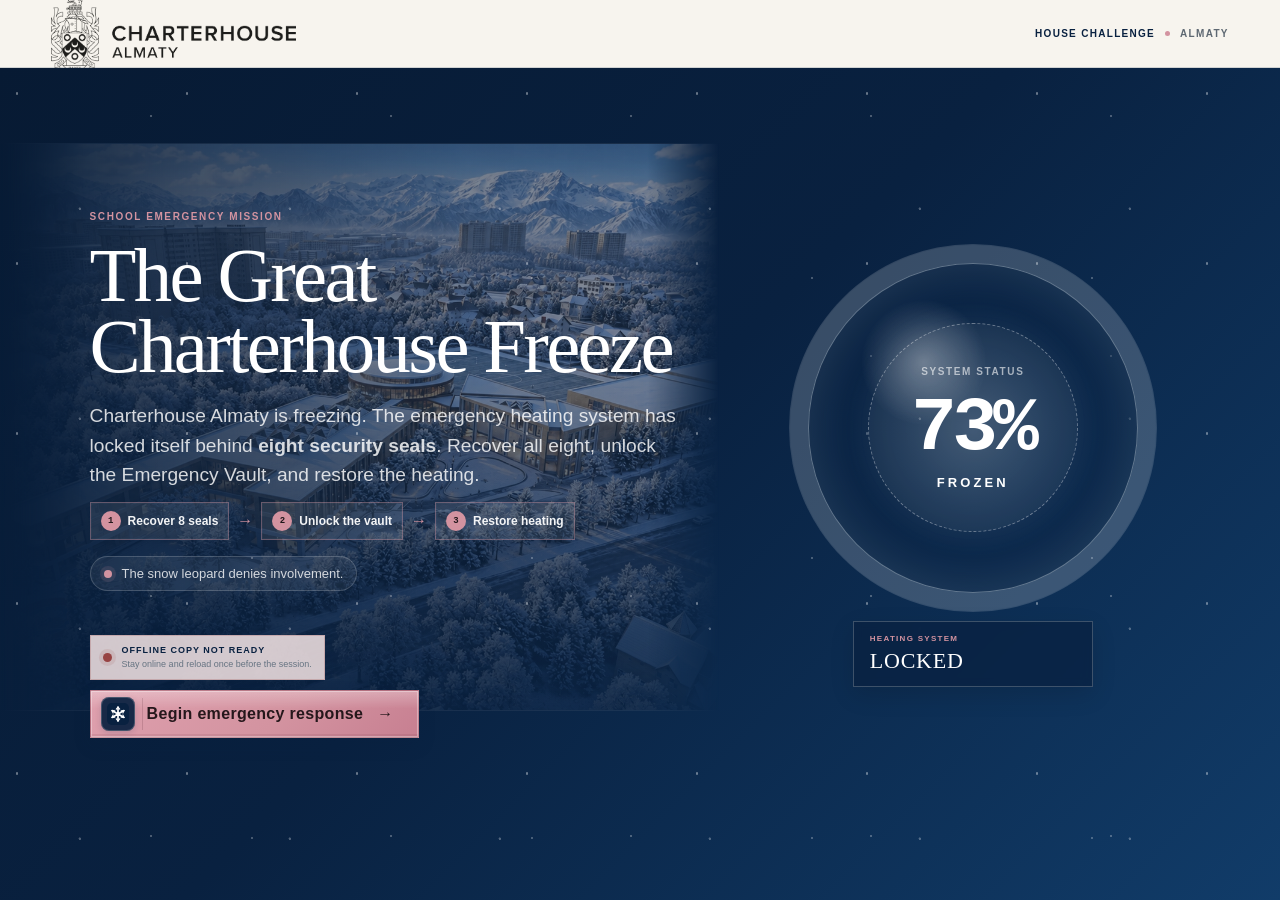
<file: index.html>
<!doctype html>
<html lang="en">
<head>
  <meta charset="utf-8">
  <meta name="viewport" content="width=device-width, initial-scale=1">
  <link rel="manifest" href="manifest.webmanifest?v=10C1d">
  <meta name="theme-color" content="#092140">
  <link rel="icon" type="image/png" sizes="64x64" href="assets/game-ui/favicon-freeze-64.png?v=10C1d">
  <link rel="icon" type="image/svg+xml" href="assets/game-ui/favicon-freeze.svg?v=10C1d">
  <title>The Great Charterhouse Freeze</title>
  <meta name="description" content="Charterhouse Almaty House Challenge">
  <link rel="stylesheet" href="css/main.css?v=10C1d">
  <link rel="stylesheet" href="css/components.css?v=10C1d">
  <link rel="stylesheet" href="css/animations.css?v=10C1d">
</head>
<body>
  <div class="site-shell" id="app">
    <header class="brand-bar">
      <button class="brand-home" id="brandHome" type="button" aria-label="Return to the opening screen">
        <img src="assets/branding/charterhouse-logo.png" alt="Charterhouse Almaty">
      </button>
      <div class="brand-meta" aria-label="Game context">
        <span class="eyebrow">HOUSE CHALLENGE</span>
        <span class="brand-dot" aria-hidden="true"></span>
        <span>ALMATY</span>
      </div>
    </header>

    <main>
      <section class="screen boot-screen is-active" id="screenBoot" aria-labelledby="bootTitle">
        <div class="boot-panel">
          <div class="boot-mark" aria-hidden="true">CH</div>
          <p class="protocol protocol-dark">EMERGENCY CONTROL</p>
          <h1 id="bootTitle">Reconnecting systems</h1>
          <p id="bootMessage">Checking this device for an existing offline mission…</p>
          <div class="boot-spinner" aria-hidden="true"></div>
          <button class="button button-secondary" id="retryConnectionButton" type="button" hidden>
            Retry connection
          </button>
        </div>
      </section>

      <section class="screen" id="screenStart" aria-labelledby="startTitle" hidden>
        <div class="hero">
          <div class="hero-copy">
            <p class="protocol">SCHOOL EMERGENCY MISSION</p>
            <h1 id="startTitle">The Great<br>Charterhouse Freeze</h1>
            <p class="hero-lede">
              Charterhouse Almaty is freezing. The emergency heating system has
              locked itself behind <strong>eight security seals</strong>.
              Recover all eight, unlock the Emergency Vault, and restore the heating.
            </p>
            <div class="hero-mission-chain" aria-label="Mission objective">
              <span><b>1</b> Recover 8 seals</span>
              <i aria-hidden="true">→</i>
              <span><b>2</b> Unlock the vault</span>
              <i aria-hidden="true">→</i>
              <span><b>3</b> Restore heating</span>
            </div>
            <div class="snow-leopard-note">
              <span class="status-lamp" aria-hidden="true"></span>
              <span>The snow leopard denies involvement.</span>
            </div>
            <div class="offline-readiness-card is-checking" id="offlineReadiness" role="status" aria-live="polite" title="This checks whether the complete game has been saved to this browser for offline use.">
              <span class="offline-readiness-dot" aria-hidden="true"></span>
              <span class="offline-readiness-copy">
                <strong id="offlineReadinessTitle">PREPARING OFFLINE COPY…</strong>
                <small id="offlineReadinessDetail">Keep this page open for a moment.</small>
              </span>
            </div>
            <button class="button button-primary button-large" id="beginButton" type="button">
              Begin emergency response
              <span aria-hidden="true">→</span>
            </button>
          </div>

          <div class="hero-visual" aria-hidden="true">
            <div class="freeze-orb">
              <div class="freeze-orb-inner">
                <span class="orb-label">SYSTEM STATUS</span>
                <strong>73%</strong>
                <span>FROZEN</span>
              </div>
            </div>
            <div class="weather-card">
              <span>HEATING SYSTEM</span>
              <strong>LOCKED</strong>
            </div>
          </div>
        </div>
        <div class="mountain-band" aria-hidden="true"></div>
      </section>

      <section class="screen registration-screen" id="screenRegister" aria-labelledby="registerTitle" hidden>
        <div class="section-heading registration-story-heading">
          <p class="protocol protocol-dark">EMERGENCY RESPONSE TEAM</p>
          <h2 id="registerTitle">Build your response team</h2>
          <p>
            Charterhouse is freezing. Your team must recover <strong>8 security seals</strong>,
            unlock the Emergency Vault and restart the heating.
          </p>
          <div class="registration-mission-chain">
            <span>Choose a House</span><i>→</i>
            <span>Enter 2–4 names</span><i>→</i>
            <span>Receive a codename</span>
          </div>
        </div>

        <form id="registrationForm" novalidate>
          <fieldset class="form-section">
            <legend>
              <span class="step-number">01</span>
              Choose your House
            </legend>

            <div class="house-grid" role="radiogroup" aria-label="Choose your House">
              <label class="house-card house-thackeray">
                <input type="radio" name="house" value="thackeray">
                <span class="house-card-inner">
                  <img src="assets/branding/thackeray.png" alt="">
                  <span class="house-name">Thackeray</span>
                </span>
              </label>

              <label class="house-card house-baden-powell">
                <input type="radio" name="house" value="baden-powell">
                <span class="house-card-inner">
                  <img src="assets/branding/baden-powell.png" alt="">
                  <span class="house-name">Baden-Powell</span>
                </span>
              </label>

              <label class="house-card house-wesley">
                <input type="radio" name="house" value="wesley">
                <span class="house-card-inner">
                  <img src="assets/branding/wesley.png" alt="">
                  <span class="house-name">Wesley</span>
                </span>
              </label>

              <label class="house-card house-portman">
                <input type="radio" name="house" value="portman">
                <span class="house-card-inner">
                  <img src="assets/branding/portman.png" alt="">
                  <span class="house-name">Portman</span>
                </span>
              </label>
            </div>
          </fieldset>

          <fieldset class="form-section">
            <legend>
              <span class="step-number">02</span>
              Identify your team
            </legend>

            <div class="member-grid" id="memberGrid">
              <label class="member-field">
                <span>Student 1 <b>required</b></span>
                <input type="text" name="student1" maxlength="50" autocomplete="off" placeholder="First name" required>
              </label>
              <label class="member-field">
                <span>Student 2 <b>required</b></span>
                <input type="text" name="student2" maxlength="50" autocomplete="off" placeholder="First name" required>
              </label>
              <label class="member-field optional-member" data-member="3">
                <span>Student 3 <i>optional</i></span>
                <input type="text" name="student3" maxlength="50" autocomplete="off" placeholder="First name">
              </label>
              <label class="member-field optional-member" data-member="4">
                <span>Student 4 <i>optional</i></span>
                <input type="text" name="student4" maxlength="50" autocomplete="off" placeholder="First name">
              </label>
            </div>

            <div class="member-actions member-actions-static">
              <button class="text-button" id="addMemberButton" type="button" hidden>+ Add another team member</button>
              <span class="member-count" id="memberCount">Teams can have 2–4 students. Leave Student 3 or 4 blank if not needed.</span>
            </div>
          </fieldset>

          <div class="registration-actions">
            <p class="form-message" id="formMessage" role="alert" aria-live="polite"></p>
            <button class="button button-primary" type="submit">
              <span class="button-label">Assign team codename</span>
              <span aria-hidden="true">→</span>
            </button>
          </div>
        </form>
      </section>

      <section class="screen reveal-screen" id="screenReveal" aria-labelledby="revealTitle" hidden>
        <div class="reveal-panel reveal-mission-card">
          <div class="reveal-identity">
            <div class="reveal-house-badge" aria-hidden="true">
              <img id="revealHouseShield" src="assets/branding/baden-powell.png" alt="">
            </div>
            <p class="protocol protocol-dark">EMERGENCY RESPONSE TEAM</p>
            <h2 id="revealTitle">Your emergency codename is</h2>
            <p class="team-name" id="teamName">Suspicious Baursaks</p>
          </div>

          <div class="reveal-mission-side">
            <div class="team-summary">
              <div>
                <span>HOUSE</span>
                <strong id="summaryHouse">Baden-Powell</strong>
              </div>
              <div>
                <span>TEAM</span>
                <strong id="summaryMembers">3 students</strong>
              </div>
              <div>
                <span>STATUS</span>
                <strong>Ready</strong>
              </div>
            </div>

            <div class="reveal-objective">
              <span>YOUR MISSION</span>
              <strong>Recover 8 seals → unlock the Emergency Vault → restore the heating.</strong>
            </div>
            <div class="reveal-warning">
              The mission timer begins when you press <strong>Start mission</strong>.
            </div>

            <p class="form-message reveal-error" id="startMissionError" role="alert" aria-live="polite" hidden></p>
            <button class="button button-primary button-large" id="startMissionButton" type="button">
              <span class="button-label">Start mission</span>
              <span aria-hidden="true">→</span>
            </button>
          </div>
        </div>
      </section>

      <section class="screen mission-screen dashboard-screen" id="screenMission" aria-labelledby="missionTitle" hidden>
        <div class="dashboard-shell">
          <header class="dashboard-topbar">
            <div class="dashboard-team">
              <div class="dashboard-house-mark" id="dashboardHouseMark">
                <img id="dashboardHouseShield" src="assets/branding/baden-powell.png" alt="">
              </div>
              <div class="dashboard-team-copy">
                <span class="dashboard-kicker">EMERGENCY RESPONSE TEAM</span>
                <h2 id="missionTitle"><span id="missionTeamName">Suspicious Baursaks</span></h2>
                <p id="missionHouse">Baden-Powell House</p>
              </div>
            </div>
            <div class="dashboard-timer-card">
              <span>ELAPSED TIME</span>
              <strong id="missionTimer">0:00</strong>
            </div>
          </header>

          <div class="dashboard-main">
            <section class="mission-board-panel" aria-labelledby="boardHeading">
              <div class="board-heading-row board-story-heading">
                <div>
                  <p class="protocol protocol-dark">CHARTERHOUSE EMERGENCY</p>
                  <h3 id="boardHeading">Recover 8 seals. Unlock the Emergency Vault.</h3>
                  <div class="mission-story-line">
                    <strong id="missionStoryState">HEATING SYSTEM: LOCKED</strong>
                    <span id="missionStoryText">Eight security seals control the emergency heating vault. Recover them all to restore the school.</span>
                  </div>
                </div>
                <div class="board-progress-pill">
                  <span id="missionProgress">0/8</span>
                  <small>RECOVERED</small>
                </div>
              </div>

              <div class="freeze-board" id="freezeBoard" aria-label="Eight frozen challenge tiles covering one continuous winter scene"><div class="final-scene-layer final-scene-snowy" aria-hidden="true"></div><div class="final-scene-layer final-scene-thawed" aria-hidden="true"></div>
                <svg class="vault-route-overlay" id="vaultRouteOverlay" viewBox="0 0 300 300" preserveAspectRatio="none" aria-hidden="true">
                  <defs>
                    <filter id="routeGlow" x="-30%" y="-30%" width="160%" height="160%">
                      <feGaussianBlur stdDeviation="2.5" result="blur"/>
                      <feMerge><feMergeNode in="blur"/><feMergeNode in="SourceGraphic"/></feMerge>
                    </filter>
                  </defs>
                  <path class="vault-route-shadow" d="M150 50 L250 50 L50 50 L50 150 L250 150"/>
                  <path class="vault-route-line" d="M150 50 L250 50 L50 50 L50 150 L250 150"/>
                  <g class="vault-route-nodes">
                    <circle cx="150" cy="50" r="8"/><text x="150" y="53">1</text>
                    <circle cx="250" cy="50" r="8"/><text x="250" y="53">2</text>
                    <circle cx="50" cy="50" r="8"/><text x="50" y="53">3</text>
                    <circle cx="50" cy="150" r="8"/><text x="50" y="153">4</text>
                    <circle cx="250" cy="150" r="8"/><text x="250" y="153">5</text>
                  </g>
                </svg>
                <button class="challenge-tile" type="button" data-challenge="1" aria-label="Challenge 1: Logic">
                  <span class="tile-number">01</span><span class="tile-kicker">KEY TRACE</span><span class="tile-icon tile-icon-illustrated" aria-hidden="true"><img src="assets/game-ui/challenge-01.png?v=10C1d" alt=""></span><span class="tile-title">LOGIC</span><span class="tile-status">FROZEN</span>
                </button>
                <button class="challenge-tile" type="button" data-challenge="2" aria-label="Challenge 2: Lost in Almaty">
                  <span class="tile-number">02</span><span class="tile-kicker">CITY ROUTE</span><span class="tile-icon tile-icon-illustrated" aria-hidden="true"><img src="assets/game-ui/challenge-02.png?v=10C1d" alt=""></span><span class="tile-title">LOST IN ALMATY</span><span class="tile-status">FROZEN</span>
                </button>
                <button class="challenge-tile" type="button" data-challenge="3" aria-label="Challenge 3: Secret Message">
                  <span class="tile-number">03</span><span class="tile-kicker">INTERCEPT</span><span class="tile-icon tile-icon-illustrated" aria-hidden="true"><img src="assets/game-ui/challenge-03.png?v=10C1d" alt=""></span><span class="tile-title">SECRET MESSAGE</span><span class="tile-status">FROZEN</span>
                </button>
                <button class="challenge-tile" type="button" data-challenge="4" aria-label="Challenge 4: Telegram">
                  <span class="tile-number">04</span><span class="tile-kicker">CIPHER</span><span class="tile-icon tile-icon-illustrated" aria-hidden="true"><img src="assets/game-ui/challenge-04.png?v=10C1d" alt=""></span><span class="tile-title">TELEGRAM</span><span class="tile-status">FROZEN</span>
                </button>

                <button class="board-centre" id="boardCentreButton" type="button" aria-label="Emergency control core" disabled>
                  <div class="centre-core-emblem" aria-hidden="true"><span></span><i></i></div>
                  <div class="centre-window-label">
                    <span>EMERGENCY CONTROL CORE</span>
                    <strong>0/8 SEALS</strong>
                    <small>VAULT ACCESS LOCKED</small>
                  </div>
                  <span class="centre-action" id="boardCentreAction" hidden>OPEN VAULT →</span>
                </button>

                <button class="challenge-tile" type="button" data-challenge="5" aria-label="Challenge 5: Timetable">
                  <span class="tile-number">05</span><span class="tile-kicker">SCHEDULE LOCK</span><span class="tile-icon tile-icon-illustrated" aria-hidden="true"><img src="assets/game-ui/challenge-05.png?v=10C1d" alt=""></span><span class="tile-title">TIMETABLE</span><span class="tile-status">FROZEN</span>
                </button>
                <button class="challenge-tile" type="button" data-challenge="6" aria-label="Challenge 6: Brain Freeze">
                  <span class="tile-number">06</span><span class="tile-kicker">DEFROST</span><span class="tile-icon tile-icon-illustrated" aria-hidden="true"><img src="assets/game-ui/challenge-06.png?v=10C1d" alt=""></span><span class="tile-title">BRAIN FREEZE</span><span class="tile-status">FROZEN</span>
                </button>
                <button class="challenge-tile" type="button" data-challenge="7" aria-label="Challenge 7: Frozen Crossword">
                  <span class="tile-number">07</span><span class="tile-kicker">ARCHIVE LOCK</span><span class="tile-icon tile-icon-illustrated" aria-hidden="true"><img src="assets/game-ui/challenge-07.png?v=10C1d" alt=""></span><span class="tile-title">CROSSWORD</span><span class="tile-status">FROZEN</span>
                </button>
                <button class="challenge-tile" type="button" data-challenge="8" aria-label="Challenge 8: Memory">
                  <span class="tile-number">08</span><span class="tile-kicker">SECURITY FEED</span><span class="tile-icon tile-icon-illustrated" aria-hidden="true"><img src="assets/game-ui/challenge-08.png?v=10C1d" alt=""></span><span class="tile-title">MEMORY</span><span class="tile-status">FROZEN</span>
                </button>
              </div>

              <div class="board-instruction"><span class="instruction-mark" aria-hidden="true">i</span><span>Choose challenges in any order. Each recovered seal melts one section of the same hidden scene.</span></div>
            </section>

            <aside class="mission-sidebar mission-toolbar" aria-label="Mission controls">
              <section class="mission-toolbar-status">
                <div class="mission-toolbar-status-copy">
                  <span id="missionState" class="mission-live"><i aria-hidden="true"></i> ACTIVE</span>
                  <strong id="sidebarProgress">0 / 8</strong>
                  <small>SEALS</small>
                </div>
                <div class="status-meter" aria-hidden="true"><span id="statusMeterFill" style="width:0%"></span></div>
              </section>

              <section class="mission-toolbar-seals" aria-label="Recovered security seals">
                <span class="mission-toolbar-label">RECOVERED SEALS</span>
                <div class="seal-grid" id="sealGrid">
                  <div class="seal-slot"><span>?</span><small>01</small></div><div class="seal-slot"><span>?</span><small>02</small></div><div class="seal-slot"><span>?</span><small>03</small></div><div class="seal-slot"><span>?</span><small>04</small></div>
                  <div class="seal-slot"><span>?</span><small>05</small></div><div class="seal-slot"><span>?</span><small>06</small></div><div class="seal-slot"><span>?</span><small>07</small></div><div class="seal-slot"><span>?</span><small>08</small></div>
                </div>
              </section>

              <div class="mission-toolbar-tools">
                <button class="dashboard-tool-button" id="fieldKitButton" type="button"><span class="tool-icon tool-icon-case tool-icon-illustrated" aria-hidden="true"><img src="assets/game-ui/toolkit.png?v=10C1d" alt=""></span><span><strong>Security Tool Kit</strong><small>Decoders · references · equipment</small></span></button>
                <button class="dashboard-tool-button" id="leaderboardButton" type="button"><span class="tool-icon tool-icon-illustrated" aria-hidden="true"><img src="assets/game-ui/leaderboard.png?v=10C1d" alt=""></span><span><strong>Leaderboard</strong><small>Live</small></span></button>
              </div>

              <section class="mission-toolbar-bulletin"><span>BULLETIN</span><p id="emergencyBulletin">School heating is still locked.</p></section>

              <section class="final-route-card mission-toolbar-final" id="finalRouteCard" hidden>
                <div class="final-route-copy">
                  <strong>FINAL VAULT UNLOCKED</strong>
                  <p>All eight seals recovered.</p>
                  <button class="button button-primary final-route-button" id="proceedToVaultButton" type="button">Proceed to Vault <span aria-hidden="true">→</span></button>
                </div>
              </section>
            </aside>
          </div>
        </div>

        <div class="dashboard-toast" id="dashboardToast" role="status" aria-live="polite" hidden><strong id="dashboardToastTitle">Challenge content comes next.</strong><span id="dashboardToastText">Task 6A is the visual mission shell only.</span></div>
      </section>

      <section class="screen vault-screen" id="screenVault" aria-labelledby="vaultTitle" hidden>
        <div class="vault-shell">
          <header class="challenge-topbar vault-topbar">
            <button class="challenge-back-button" id="vaultBackButton" type="button"><span aria-hidden="true">←</span><span>Final route</span></button>
            <div class="challenge-team-strip"><span id="vaultTeamName">Team</span><i aria-hidden="true"></i><span id="vaultHouse">House</span></div>
            <div class="challenge-utility-strip vault-utility-strip">
              <div class="challenge-mini-progress"><span>SEALS</span><strong>8 / 8</strong></div>
              <button class="challenge-top-tool" id="vaultFieldKitButton" type="button" aria-label="Open Security Tool Kit"><span class="mini-toolkit-icon mini-toolkit-icon-illustrated" aria-hidden="true"><img src="assets/game-ui/toolkit.png?v=10C1d" alt=""></span><strong>Security Tool Kit</strong></button>
              <div class="challenge-timer-card"><span>ELAPSED</span><strong id="vaultTimer">0:00</strong></div>
            </div>
          </header>

          <div class="vault-layout">
            <main class="vault-stage">
              <div class="vault-heading">
                <p class="protocol protocol-dark">EMERGENCY CONTROL VAULT</p>
                <h2 id="vaultTitle">The final lock</h2>
                <p>Use the eight recovered seals to reconstruct the five-step emergency route.</p>
              </div>

              <div id="finalVaultMount" class="final-vault-mount" aria-live="polite"></div>
            </main>
          </div>
        </div>
      </section>

      <section class="screen victory-screen" id="screenVictory" aria-labelledby="victoryTitle" hidden>
        <div class="victory-shell">
          <div class="victory-campus" aria-hidden="true"></div>
          <div class="victory-seal-orbit" aria-hidden="true">
            <span class="victory-seal victory-seal-1"></span><span class="victory-seal victory-seal-2"></span><span class="victory-seal victory-seal-3"></span><span class="victory-seal victory-seal-4"></span><span class="victory-seal victory-seal-5"></span><span class="victory-seal victory-seal-6"></span><span class="victory-seal victory-seal-7"></span><span class="victory-seal victory-seal-8"></span>
          </div>

          <div class="victory-card">
            <img class="victory-logo" src="assets/branding/charterhouse-logo.png" alt="Charterhouse Almaty">
            <p class="protocol protocol-dark">EMERGENCY CONTROL</p>
            <div class="victory-status">SYSTEM RESTORED</div>
            <h2 id="victoryTitle">The school is unfrozen.</h2>
            <p class="victory-team" id="victoryTeamName">Emergency Team</p>
            <p class="victory-house" id="victoryHouse">House</p>

            <div class="victory-stats">
              <div><span>FINAL TIME</span><strong id="victoryTime">0:00</strong></div>
              <div><span>SEALS</span><strong>8 / 8</strong></div>
            </div>

            <p class="victory-message">Heating restored to an extravagant 19°C.<br>The snow leopard continues to deny involvement.</p>

            <div class="victory-result-reference">
              <span>EMERGENCY RESULT REFERENCE</span>
              <strong id="victoryResultCode">NO-RESULT</strong>
              <small>Keep this code if the shared leaderboard has not updated.</small>
            </div>

            <div class="victory-actions">
              <button class="button button-secondary" id="victoryCopyResultButton" type="button">Copy result</button>
              <button class="button button-secondary" id="victoryLeaderboardButton" type="button">View leaderboard</button>
            </div>
          </div>
        </div>
      </section>

      <section class="screen challenge-screen" id="screenChallenge" aria-labelledby="challengeTitle" hidden>
        <div class="challenge-shell">
          <header class="challenge-topbar">
            <button class="challenge-back-button" id="challengeBackButton" type="button">
              <span aria-hidden="true">←</span><span>Board</span>
            </button>

            <div class="challenge-team-strip">
              <span id="challengeTeamName">Team</span><i aria-hidden="true"></i><span id="challengeHouse">House</span>
            </div>

            <div class="challenge-utility-strip">
              <div class="challenge-mini-progress" title="Mission progress"><span>SEALS</span><strong id="challengeProgress">0 / 8</strong></div>
              <div class="challenge-mini-status"><strong id="challengeStatus">UNSOLVED</strong><span id="challengeStatusText">Recover its seal.</span></div>
              <button class="challenge-top-tool" id="challengeFieldKitButton" type="button" aria-label="Open Security Tool Kit"><span class="mini-toolkit-icon mini-toolkit-icon-illustrated" aria-hidden="true"><img src="assets/game-ui/toolkit.png?v=10C1d" alt=""></span><strong>Security Tool Kit</strong></button>
              <div class="challenge-timer-card"><span>ELAPSED</span><strong id="challengeTimer">0:00</strong></div>
            </div>
          </header>

          <div class="challenge-layout">
            <main class="challenge-stage">
              <div class="challenge-heading">
                <div class="challenge-number-block challenge-art-badge" aria-hidden="true">
                  <img id="challengeHeaderIcon" src="assets/game-ui/challenge-01.png?v=10C1d" alt="">
                  <strong id="challengeNumberLabel">01</strong>
                </div>

                <div class="challenge-heading-copy">
                  <p class="protocol protocol-dark" id="challengeEyebrow">SECURITY CHALLENGE</p>
                  <h2 id="challengeTitle">House of Confusion</h2>
                  <p id="challengeIntro">Challenge briefing.</p>
                </div>

                <div class="challenge-duration">
                  <span>EST.</span>
                  <strong id="challengeDuration">4 min</strong>
                </div>
              </div>

              <section class="challenge-brief-strip" aria-label="Challenge mission and task">
                <div class="challenge-brief-mission">
                  <span>MISSION</span>
                  <strong id="challengeStory">Recover the next security seal.</strong>
                </div>
                <div class="challenge-brief-task">
                  <span>YOUR TASK</span>
                  <strong id="challengeTask">Solve the puzzle and submit one team answer.</strong>
                </div>
              </section>

              <div class="challenge-content-card" id="challengeContent">
                <p>Loading challenge…</p>
              </div>

              <form class="challenge-answer-panel" id="challengeAnswerForm">
                <div class="challenge-answer-copy">
                  <label for="challengeAnswerInput" id="challengeAnswerLabel">Security answer</label>
                  <p id="challengeAnswerHelp">Answer submission will activate when this puzzle is installed.</p>
                </div>

                <div class="challenge-answer-controls">
                  <input id="challengeAnswerInput" type="text" autocomplete="off" placeholder="Challenge answer" disabled>
                  <button class="button button-primary" id="challengeSubmitButton" type="submit" disabled>
                    <span id="challengeSubmitLabel">Submit answer</span>
                    <span aria-hidden="true">→</span>
                  </button>
                </div>

                <p class="challenge-message" id="challengeMessage" role="status" aria-live="polite"></p>
              </form>
            </main>
          </div>

          <div class="seal-recovery-overlay" id="sealRecoveryOverlay" hidden aria-hidden="true">
            <section class="seal-recovery-card" role="dialog" aria-modal="true" aria-labelledby="sealRecoveryTitle">
              <p class="seal-recovery-kicker">ACCESS GRANTED</p>
              <div class="seal-recovery-medallion" id="sealRecoveryMedallion" aria-hidden="true">
                <span id="sealRecoveryIcon"></span>
                <span class="seal-recovery-badge" id="sealRecoveryBadge">4</span>
              </div>
              <h2 id="sealRecoveryTitle">Security seal recovered</h2>
              <p class="seal-recovery-name" id="sealRecoveryName">Seal recovered</p>
              <strong class="seal-recovery-number" id="sealRecoveryNumber">0</strong>
              <p class="seal-recovery-copy" id="sealRecoveryCopy">The frozen section is ready to thaw on the Mission Board.</p>
              <button class="button button-primary seal-recovery-return" id="sealRecoveryReturn" type="button">
                <span>Return to Mission Board</span><span aria-hidden="true">→</span>
              </button>
            </section>
          </div>
        </div>
      </section>
    </main>

    <footer class="status-strip">
      <span>CHARTERHOUSE ALMATY</span>
      <span class="status-copy" id="statusCopy">Emergency system awaiting response.</span>
      <button class="teacher-tools-button" id="teacherDiagnosticsButton" type="button" title="Teacher diagnostics · Ctrl+Alt+D">TEACHER DIAGNOSTICS</button>
      <span class="demo-badge">PHASE 10C · INTERACTION + FEEDBACK · BUILD 10C1d</span>
    </footer>
  </div>


  <div class="modal-overlay field-kit-overlay" id="fieldKitOverlay" role="dialog" aria-modal="true" aria-labelledby="fieldKitTitle" hidden>
    <div class="modal-window field-kit-window">
      <header class="modal-header">
        <div>
          <p class="protocol protocol-dark">EXPEDITION CASE · FK-01</p>
          <h2 id="fieldKitTitle">Security Tool Kit</h2>
          <p>Emergency decoders, references and calculation tools. Some are useful. Some are deliberate red herrings.</p>
        </div>
        <button class="modal-close" type="button" data-close-modal aria-label="Close Security Tool Kit">×</button>
      </header>

      <div class="field-kit-layout">
        <nav class="field-kit-nav" aria-label="Security Tool Kit tools">
          <button type="button" data-field-tool="caesar" aria-selected="true"><span class="field-tool-icon" aria-hidden="true"><svg viewBox="0 0 48 48"><circle cx="24" cy="24" r="16"/><circle cx="24" cy="24" r="7"/><path d="M24 8v5m16 11h-5M24 40v-5M8 24h5M31 17l-5 5"/></svg></span><strong>Caesar</strong><small>Cipher wheel</small></button>
          <button type="button" data-field-tool="calculator" aria-selected="false"><span class="field-tool-icon" aria-hidden="true"><svg viewBox="0 0 48 48"><rect x="12" y="7" width="24" height="34" rx="2"/><path d="M16 12h16v7H16zM17 25h3m5 0h3m5 0h-1M17 31h3m5 0h3m5 0h-1M17 36h11"/></svg></span><strong>Calculator</strong><small>Basic arithmetic</small></button>
          <button type="button" data-field-tool="binary" aria-selected="false"><span class="field-tool-icon" aria-hidden="true"><svg viewBox="0 0 48 48"><rect x="8" y="11" width="32" height="26" rx="3"/><path d="M14 18h5v12h-5m11-12c4 0 6 2 6 6s-2 6-6 6-6-2-6-6 2-6 6-6zM8 16H4m4 8H4m4 8H4m40-16h-4m4 8h-4m4 8h-4"/></svg></span><strong>Binary</strong><small>8-bit converter</small></button>
          <button type="button" data-field-tool="morse" aria-selected="false"><span class="field-tool-icon" aria-hidden="true"><svg viewBox="0 0 48 48"><path d="M8 24h5m5 0h12m5 0h5"/><circle cx="11" cy="24" r="2"/><circle cx="37" cy="24" r="2"/><path d="M12 14c7-5 17-5 24 0M12 34c7 5 17 5 24 0"/></svg></span><strong>Morse</strong><small>Reference card</small></button>
          <button type="button" data-field-tool="language" aria-selected="false"><span class="field-tool-icon" aria-hidden="true"><svg viewBox="0 0 48 48"><path d="M8 11h20v18H16l-6 6v-6H8zM22 20h18v17h-5l-5 5v-5h-8"/><path d="M13 17h10m-10 5h7m8 4h7m-7 5h5"/></svg></span><strong>Language</strong><small>EN · KZ · RU</small></button>
          <button type="button" data-field-tool="compass" aria-selected="false"><span class="field-tool-icon" aria-hidden="true"><svg viewBox="0 0 48 48"><circle cx="24" cy="24" r="17"/><path d="m20 30 4-15 7 11-11 4z"/><path d="M24 4v5m20 15h-5M24 44v-5M4 24h5"/></svg></span><strong>Compass</strong><small>Direction guide</small></button>
          <button type="button" data-field-tool="banana" aria-selected="false"><span class="field-tool-icon" aria-hidden="true"><svg viewBox="0 0 48 48"><path d="M13 14c3 14 12 21 25 18-5 8-15 11-23 6C7 33 6 23 13 14z"/><path d="M13 14l-2-5m27 23 4 1"/><circle cx="17" cy="29" r="1"/></svg></span><strong>Emergency Banana</strong><small>Strategic asset</small></button>
        </nav>

        <div class="field-kit-panels">
          <section class="field-tool-panel is-active" data-field-panel="caesar">
            <div class="field-panel-heading">
              <span>CIPHER WHEEL</span>
              <h3>Caesar Decoder</h3>
              <p>Enter encrypted text and choose the shift used to encode it.</p>
            </div>

            <label class="field-input-label" for="caesarInput">Encrypted text</label>
            <textarea id="caesarInput" rows="4" placeholder="Paste or type the telegram here…"></textarea>

            <div class="caesar-controls">
              <span>SHIFT</span>
              <button id="caesarMinus" type="button" aria-label="Decrease shift">−</button>
              <input id="caesarShift" type="number" min="0" max="25" value="3" inputmode="numeric">
              <button id="caesarPlus" type="button" aria-label="Increase shift">+</button>
            </div>

            <div class="field-output-card">
              <span>DECODED MESSAGE</span>
              <strong id="caesarOutput">Decoded text will appear here.</strong>
            </div>
          </section>

          <section class="field-tool-panel" data-field-panel="calculator" hidden>
            <div class="field-panel-heading">
              <span>POCKET CALCULATOR</span>
              <h3>Calculator</h3>
              <p>Two numbers in. One hopefully sensible number out.</p>
            </div>

            <div class="calculator-grid">
              <input id="calcA" type="number" step="any" placeholder="First number">
              <select id="calcOperator" aria-label="Operation">
                <option value="+">+</option>
                <option value="-">−</option>
                <option value="*">×</option>
                <option value="/">÷</option>
              </select>
              <input id="calcB" type="number" step="any" placeholder="Second number">
              <button class="button button-primary" id="calcButton" type="button">Calculate</button>
            </div>

            <div class="field-output-card">
              <span>RESULT</span>
              <strong id="calcResult">—</strong>
            </div>
          </section>

          <section class="field-tool-panel" data-field-panel="binary" hidden>
            <div class="field-panel-heading">
              <span>8-BIT CONVERSION</span>
              <h3>Binary Converter</h3>
              <p>Convert unsigned values between decimal and 8-bit binary.</p>
            </div>

            <div class="binary-converter-grid">
              <div class="binary-converter-card">
                <label for="decimalInput">Decimal 0–255</label>
                <input id="decimalInput" type="number" min="0" max="255" inputmode="numeric" placeholder="e.g. 42">
                <button id="convertDecimalButton" class="button button-secondary" type="button">To binary</button>
                <strong id="decimalBinaryOutput">00000000</strong>
              </div>

              <div class="binary-converter-card">
                <label for="binaryInput">Binary, max 8 bits</label>
                <input id="binaryInput" type="text" maxlength="8" inputmode="numeric" placeholder="e.g. 00101010">
                <button id="convertBinaryButton" class="button button-secondary" type="button">To decimal</button>
                <strong id="binaryDecimalOutput">0</strong>
              </div>
            </div>
          </section>

          <section class="field-tool-panel" data-field-panel="morse" hidden>
            <div class="field-panel-heading">
              <span>REFERENCE CARD</span>
              <h3>Morse Code</h3>
              <p>Dots and dashes. Nothing electronic, nothing suspicious.</p>
            </div>

            <div class="morse-grid" aria-label="Morse code reference">
              <span><b>A</b> .−</span><span><b>B</b> −...</span><span><b>C</b> −.−.</span><span><b>D</b> −..</span><span><b>E</b> .</span><span><b>F</b> ..−.</span>
              <span><b>G</b> −−.</span><span><b>H</b> ....</span><span><b>I</b> ..</span><span><b>J</b> .−−−</span><span><b>K</b> −.−</span><span><b>L</b> .−..</span>
              <span><b>M</b> −−</span><span><b>N</b> −.</span><span><b>O</b> −−−</span><span><b>P</b> .−−.</span><span><b>Q</b> −−.−</span><span><b>R</b> .−.</span>
              <span><b>S</b> ...</span><span><b>T</b> −</span><span><b>U</b> ..−</span><span><b>V</b> ...−</span><span><b>W</b> .−−</span><span><b>X</b> −..−</span>
              <span><b>Y</b> −.−−</span><span><b>Z</b> −−..</span><span><b>0</b> −−−−−</span><span><b>1</b> .−−−−</span><span><b>2</b> ..−−−</span><span><b>3</b> ...−−</span>
              <span><b>4</b> ....−</span><span><b>5</b> .....</span><span><b>6</b> −....</span><span><b>7</b> −−...</span><span><b>8</b> −−−..</span><span><b>9</b> −−−−.</span>
            </div>
          </section>

          <section class="field-tool-panel" data-field-panel="language" hidden>
            <div class="field-panel-heading">
              <span>MINI LANGUAGE GUIDE</span>
              <h3>English · Қазақша · Русский</h3>
              <p>Enough vocabulary to help, not enough to replace your language teachers.</p>
            </div>

            <div class="language-table" role="table" aria-label="English Kazakh Russian language guide">
              <div class="language-row is-heading" role="row"><span>English</span><span>Қазақша</span><span>Русский</span></div>
              <div class="language-row" role="row"><span>mountain</span><span>тау</span><span>гора</span></div>
              <div class="language-row" role="row"><span>snow</span><span>қар</span><span>снег</span></div>
              <div class="language-row" role="row"><span>water</span><span>су</span><span>вода</span></div>
              <div class="language-row" role="row"><span>book</span><span>кітап</span><span>книга</span></div>
              <div class="language-row" role="row"><span>school</span><span>мектеп</span><span>школа</span></div>
              <div class="language-row" role="row"><span>key</span><span>кілт</span><span>ключ</span></div>
              <div class="language-row" role="row"><span>north</span><span>солтүстік</span><span>север</span></div>
              <div class="language-row" role="row"><span>south</span><span>оңтүстік</span><span>юг</span></div>
              <div class="language-row" role="row"><span>east</span><span>шығыс</span><span>восток</span></div>
              <div class="language-row" role="row"><span>west</span><span>батыс</span><span>запад</span></div>
            </div>
          </section>

          <section class="field-tool-panel" data-field-panel="compass" hidden>
            <div class="field-panel-heading">
              <span>DIRECTION REFERENCE</span>
              <h3>Compass</h3>
              <p>A reassuringly analogue solution to knowing which way is north.</p>
            </div>

            <div class="compass-wrap" aria-label="Compass showing north east south west">
              <div class="compass-face">
                <span class="compass-n">N</span>
                <span class="compass-e">E</span>
                <span class="compass-s">S</span>
                <span class="compass-w">W</span>
                <div class="compass-needle"><span></span></div>
                <div class="compass-centre"></div>
              </div>
            </div>

            <div class="direction-reference">
              <span><b>N</b> North · солтүстік · север</span>
              <span><b>E</b> East · шығыс · восток</span>
              <span><b>S</b> South · оңтүстік · юг</span>
              <span><b>W</b> West · батыс · запад</span>
            </div>
          </section>

          <section class="field-tool-panel banana-panel" data-field-panel="banana" hidden>
            <div class="field-panel-heading">
              <span>CLASSIFIED EQUIPMENT</span>
              <h3>Emergency Banana</h3>
              <p>For situations where conventional educational technology has failed.</p>
            </div>

            <div class="banana-illustration" aria-hidden="true">🍌</div>
            <button class="button button-primary button-large" id="bananaButton" type="button">DEPLOY BANANA</button>
            <div class="banana-result" id="bananaResult">Emergency fruit remains on standby.</div>
          </section>
        </div>
      </div>
    </div>
  </div>

  <div class="modal-overlay leaderboard-overlay" id="leaderboardOverlay" role="dialog" aria-modal="true" aria-labelledby="leaderboardTitle" hidden>
    <div class="modal-window leaderboard-window">
      <header class="modal-header leaderboard-modal-header">
        <div>
          <p class="protocol protocol-dark">LIVE HOUSE COMPETITION</p>
          <h2 id="leaderboardTitle">Mission Leaderboard</h2>
          <p data-leader-status>Live scoreboard</p>
        </div>

        <div class="leaderboard-header-actions">
          <button class="leader-refresh-button" type="button" data-leader-refresh>
            <span aria-hidden="true">↻</span> Refresh
          </button>
          <button class="modal-close" type="button" data-close-modal aria-label="Close leaderboard">×</button>
        </div>
      </header>

      <div class="leaderboard-summary">
        <div><span>TEAMS ACTIVE</span><strong data-leader-team-count>0</strong></div>
        <div><span>ESCAPED</span><strong data-leader-escaped-count>0</strong></div>
        <div><span>REFRESH</span><strong>15s</strong></div>
        <div><span>STATUS</span><strong data-leader-updated>Waiting…</strong></div>
      </div>

      <div class="leaderboard-tabs" role="tablist" aria-label="Leaderboard view">
        <button type="button" class="is-active" data-leader-tab="teams" aria-selected="true">Teams</button>
        <button type="button" data-leader-tab="houses" aria-selected="false">Houses</button>
      </div>

      <section class="leaderboard-panel" data-leader-panel="teams">
        <div class="leaderboard-column-labels team-columns">
          <span>RANK</span><span>TEAM</span><span>STATUS</span><span>RESULT</span>
        </div>
        <div class="leaderboard-list" data-leader-teams>
          <div class="leader-empty"><strong>Loading scoreboard…</strong></div>
        </div>
      </section>

      <section class="leaderboard-panel" data-leader-panel="houses" hidden>
        <div class="leaderboard-column-labels house-columns">
          <span>RANK</span><span>HOUSE</span><span>AVERAGE PROGRESS</span><span>DETAIL</span>
        </div>
        <div class="leaderboard-list" data-leader-houses>
          <div class="leader-empty"><strong>Loading House standings…</strong></div>
        </div>
      </section>

      <footer class="leaderboard-footer">
        <span>Student names are never shown on the public scoreboard.</span>
        <a href="leaderboard.html" target="_blank" rel="noopener">Open projector view ↗</a>
      </footer>
    </div>
  </div>



  <div class="modal-overlay diagnostics-overlay" id="teacherDiagnosticsOverlay" role="dialog" aria-modal="true" aria-labelledby="teacherDiagnosticsTitle" hidden>
    <div class="modal-window diagnostics-window">
      <header class="modal-header diagnostics-header">
        <div>
          <p class="protocol protocol-dark">TEACHER RECOVERY PANEL · 8I</p>
          <h2 id="teacherDiagnosticsTitle">Mission diagnostics</h2>
          <p>Local game health, offline readiness and leaderboard sync. Student gameplay never waits for this panel.</p>
        </div>
        <button class="modal-close" type="button" data-diagnostics-close aria-label="Close diagnostics">×</button>
      </header>

      <div class="diagnostics-grid">
        <section class="diagnostics-card diagnostics-card-wide">
          <span class="diagnostics-label">CURRENT TEAM</span>
          <div class="diagnostics-team-grid">
            <div><span>TEAM</span><strong data-diagnostic-value="team">Checking…</strong></div>
            <div><span>HOUSE</span><strong data-diagnostic-value="house">—</strong></div>
            <div><span>PROGRESS</span><strong data-diagnostic-value="progress">—</strong></div>
            <div><span>STATUS</span><strong data-diagnostic-value="status">—</strong></div>
          </div>
        </section>

        <section class="diagnostics-card">
          <span class="diagnostics-label">LOCAL STATE</span>
          <strong data-diagnostic-value="local">Checking…</strong>
          <small data-diagnostic-value="recovery">—</small>
        </section>

        <section class="diagnostics-card">
          <span class="diagnostics-label">OFFLINE ASSETS</span>
          <strong data-diagnostic-value="offline">Checking…</strong>
          <small>Service-worker cache</small>
        </section>

        <section class="diagnostics-card">
          <span class="diagnostics-label">NETWORK</span>
          <strong data-diagnostic-value="network">Checking…</strong>
          <small data-diagnostic-value="transport">—</small>
        </section>

        <section class="diagnostics-card">
          <span class="diagnostics-label">SYNC QUEUE</span>
          <strong data-diagnostic-value="queue">Checking…</strong>
          <small>Last success: <b data-diagnostic-value="lastSync">—</b></small>
        </section>

        <section class="diagnostics-card diagnostics-card-wide diagnostics-sync-detail">
          <div><span>LAST ATTEMPT</span><strong data-diagnostic-value="lastAttempt">—</strong></div>
          <div><span>LAST ERROR</span><strong data-diagnostic-value="lastError">—</strong></div>
        </section>

        <section class="diagnostics-card diagnostics-card-wide diagnostics-reference-card">
          <div>
            <span class="diagnostics-label">EMERGENCY RESULT / RECOVERY REFERENCE</span>
            <strong class="diagnostics-result-code" id="diagnosticsResultCode">NO-RESULT</strong>
            <small>This contains no pupil names. Keep it with the team codename if leaderboard sync fails.</small>
          </div>
          <button class="button button-secondary" id="diagnosticsCopyResultButton" type="button">Copy result summary</button>
        </section>

        <section class="diagnostics-card diagnostics-card-wide diagnostics-technical">
          <div><span>BUILD</span><strong data-diagnostic-value="build">10C1d</strong></div>
          <div><span>DEVICE ID</span><strong data-diagnostic-value="device">—</strong></div>
        </section>
      </div>

      <div class="diagnostics-actions">
        <button class="button button-secondary" id="diagnosticsRefreshButton" type="button">Refresh checks</button>
        <button class="button button-primary" id="diagnosticsSyncButton" type="button">Retry sync now</button>
        <button class="button button-secondary" id="diagnosticsCopyButton" type="button">Copy diagnostic report</button>
      </div>

      <p class="diagnostics-message" id="diagnosticsMessage" role="status" aria-live="polite"></p>

      <section class="diagnostics-reset-zone">
        <div>
          <span>RESET THIS DEVICE</span>
          <strong>Only use this between teams.</strong>
          <p>This removes the local mission, rolling backup and quarantined state. It does not remove the offline game files.</p>
        </div>
        <div class="diagnostics-reset-controls">
          <input id="diagnosticsResetInput" type="text" autocomplete="off" spellcheck="false" placeholder="Type RESET">
          <button class="button button-danger" id="diagnosticsResetButton" type="button" disabled>Reset local mission</button>
        </div>
      </section>
    </div>
  </div>

  <script src="js/config.js?v=10C1d"></script>
  <script src="js/state.js?v=10C1d"></script>
  <script src="js/recovery.js?v=10C1d"></script>
  <script src="js/answer-engine.js?v=10C1d"></script>
  <script src="js/sync-queue.js?v=10C1d"></script>
  <script src="js/sync-transport.js?v=10C1d"></script>
  <script src="js/api.js?v=10C1d"></script>
  <script src="js/challenges/registry.js?v=10C1d"></script>
  <script src="js/challenges/challenge-01-logic.js?v=10C1d"></script>
  <script src="js/challenges/challenge-02-almaty.js?v=10C1d"></script>
  <script src="js/challenges/challenge-03-language.js?v=10C1d"></script>
  <script src="js/challenges/challenge-04-telegram.js?v=10C1d"></script>
  <script src="js/challenges/challenge-05-timetable.js?v=10C1d"></script>
  <script src="js/challenges/challenge-06-brain-freeze.js?v=10C1d"></script>
  <script src="js/challenges/challenge-07-crossword.js?v=10C1d"></script>
  <script src="js/challenges/challenge-08-memory.js?v=10C1d"></script>
  <script src="js/field-kit.js?v=10C1d"></script>
  <script src="js/leaderboard.js?v=10C1d"></script>
  <script src="js/pwa.js?v=10C1d"></script>
  <script src="js/diagnostics.js?v=10C1d"></script>
  <script src="js/cooldown.js?v=10C1d"></script>
  <script src="js/final-vault.js?v=10C1d"></script>
  <script src="js/app.js?v=10C1d"></script>
</body>
</html>
</file>
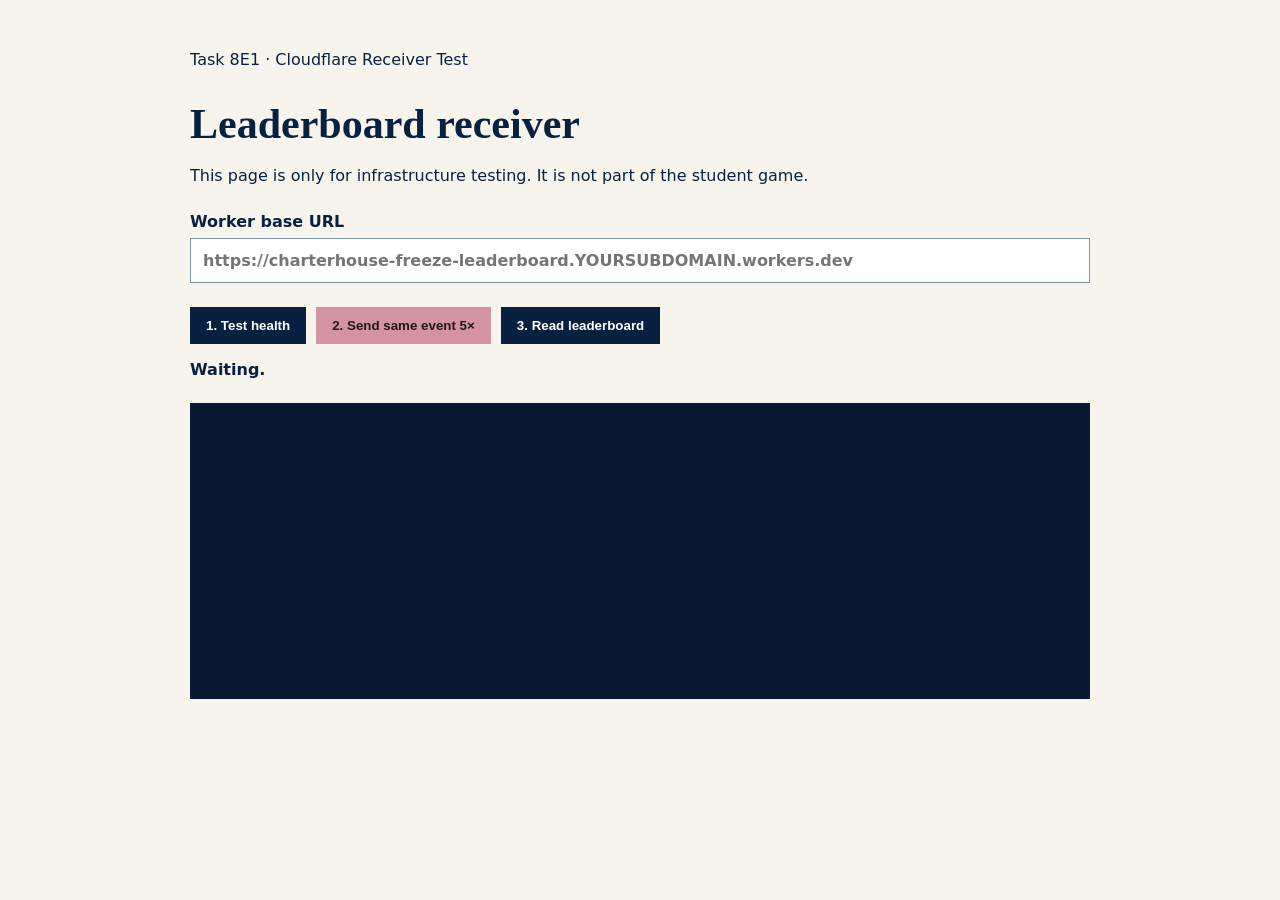
<file: cloudflare-test.html>
<!doctype html>
<html lang="en">
<head>
  <meta charset="utf-8">
  <meta name="viewport" content="width=device-width, initial-scale=1">
  <title>Charterhouse Freeze · 8E Receiver Test</title>
  <style>
    :root { font-family: system-ui, sans-serif; color: #092140; background: #f7f4ee; }
    body { margin: 0; padding: 32px; }
    main { max-width: 900px; margin: auto; }
    h1 { font-family: Georgia, serif; font-size: 42px; margin-bottom: 8px; }
    p { line-height: 1.5; }
    label { display: grid; gap: 7px; margin: 24px 0; font-weight: 800; }
    input { padding: 12px; font: inherit; border: 1px solid #7893a5; }
    .buttons { display: flex; flex-wrap: wrap; gap: 10px; }
    button { padding: 11px 16px; border: 0; background: #092140; color: white; font-weight: 800; cursor: pointer; }
    button.secondary { background: #d393a0; color: #20171a; }
    pre { margin-top: 24px; min-height: 260px; padding: 18px; overflow: auto; background: #081a31; color: #eef6fa; }
    .status { margin-top: 16px; font-weight: 800; }
  </style>
</head>
<body>
<main>
  <p>Task 8E1 · Cloudflare Receiver Test</p>
  <h1>Leaderboard receiver</h1>
  <p>This page is only for infrastructure testing. It is not part of the student game.</p>

  <label>
    Worker base URL
    <input id="url" placeholder="https://charterhouse-freeze-leaderboard.YOURSUBDOMAIN.workers.dev">
  </label>

  <div class="buttons">
    <button id="health">1. Test health</button>
    <button id="send" class="secondary">2. Send same event 5×</button>
    <button id="board">3. Read leaderboard</button>
  </div>

  <div class="status" id="status">Waiting.</div>
  <pre id="output"></pre>
</main>

<script>
const output = document.getElementById("output");
const status = document.getElementById("status");
const urlInput = document.getElementById("url");

function baseUrl() {
  return urlInput.value.trim().replace(/\/+$/, "");
}

async function showRequest(label, fn) {
  const url = baseUrl();
  if (!url) {
    status.textContent = "Enter the Worker URL first.";
    return;
  }

  status.textContent = label + "…";
  try {
    const result = await fn(url);
    output.textContent = JSON.stringify(result, null, 2);
    status.textContent = label + " passed.";
  } catch (error) {
    output.textContent = String(error && error.stack || error);
    status.textContent = label + " failed.";
  }
}

document.getElementById("health").addEventListener("click", () =>
  showRequest("Health", async url => {
    const response = await fetch(url + "/health", { cache: "no-store" });
    return response.json();
  })
);

document.getElementById("send").addEventListener("click", () =>
  showRequest("Duplicate-event test", async url => {
    const event = {
      eventId: "CF-Q7N2K4M8-1-BROWSER-DEMO",
      seq: 1,
      type: "REGISTER",
      createdAt: new Date().toISOString(),
      teamId: "CF-Q7N2K4M8",
      teamName: "Suspicious Baursaks",
      house: "baden-powell",
      completedCount: 0,
      elapsedSeconds: 0,
      finished: false,
      finishTime: null
    };

    const responses = [];
    for (let i = 0; i < 5; i += 1) {
      const response = await fetch(url + "/sync", {
        method: "POST",
        headers: { "Content-Type": "application/json" },
        body: JSON.stringify({ events: [event] })
      });
      responses.push(await response.json());
    }
    return responses;
  })
);

document.getElementById("board").addEventListener("click", () =>
  showRequest("Leaderboard read", async url => {
    const response = await fetch(url + "/leaderboard", { cache: "no-store" });
    return response.json();
  })
);
</script>
</body>
</html>
</file>
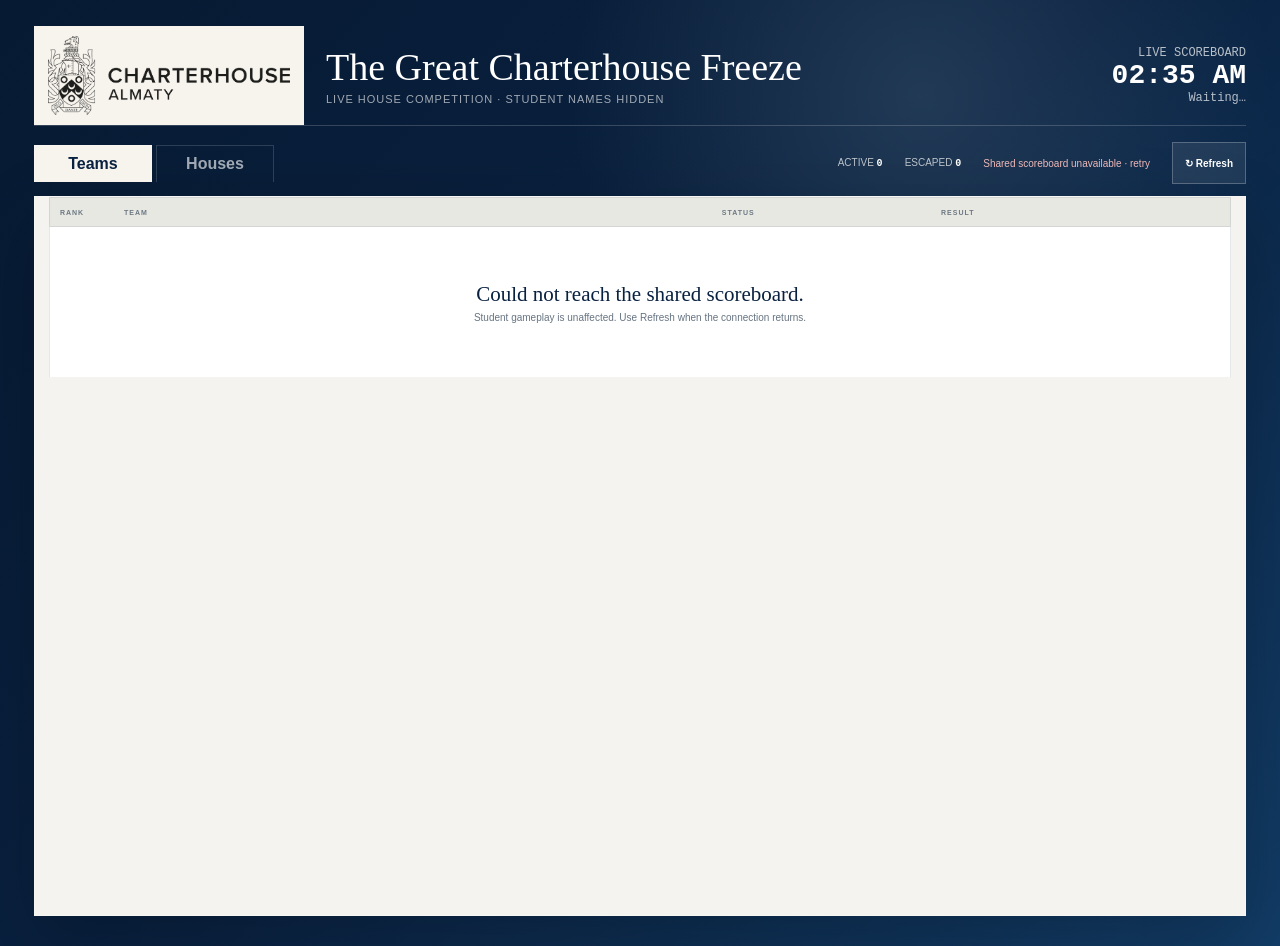
<file: leaderboard.html>
<!doctype html>
<html lang="en">
<head>
  <meta charset="utf-8">
  <meta name="viewport" content="width=device-width, initial-scale=1">
  <link rel="manifest" href="manifest.webmanifest?v=10C1d">
  <meta name="theme-color" content="#092140">
  <title>The Great Charterhouse Freeze · Shared Live Leaderboard</title>
  <link rel="stylesheet" href="css/main.css?v=10C1d">
  <link rel="stylesheet" href="css/components.css?v=10C1d">
  <style>
    body { overflow: hidden; background:#071a33; }
    .projector-shell {
      display:block;
      width:100%;
      min-height:100vh;
      padding:26px 34px 30px;
      background:
        radial-gradient(circle at 72% 10%, rgba(120,147,165,.22), transparent 28%),
        linear-gradient(135deg,#071a33,#092140 50%,#123c66);
      color:white;
    }
    .projector-header {
      width:100%;
      min-height:100px;
      display:flex;
      align-items:center;
      justify-content:space-between;
      gap:28px;
      border-bottom:1px solid rgba(255,255,255,.18);
    }
    .projector-brand { display:flex; align-items:center; gap:22px; }
    .projector-brand img {
      width:270px;
      padding:10px 14px;
      background:#f7f4ee;
    }
    .projector-brand h1 {
      margin:0;
      font-family:Georgia,serif;
      font-size:38px;
      font-weight:500;
    }
    .projector-brand p {
      margin:4px 0 0;
      color:rgba(255,255,255,.62);
      font-size:11px;
      letter-spacing:.09em;
    }
    .projector-clock {
      text-align:right;
      font-family:Consolas,monospace;
      font-size:12px;
      color:rgba(255,255,255,.7);
    }
    .projector-clock strong {
      display:block;
      color:white;
      font-size:28px;
    }
    .projector-controls {
      width:100%;
      margin:16px 0 12px;
      display:flex;
      align-items:center;
      justify-content:space-between;
      gap:18px;
    }
    .projector-controls .leaderboard-tabs { padding:0; background:transparent; }
    .projector-controls .leaderboard-tabs button {
      color:rgba(255,255,255,.62);
      border-color:rgba(255,255,255,.15);
    }
    .projector-controls .leaderboard-tabs button.is-active {
      background:#f7f4ee;
      color:#092140;
    }
    .projector-meta {
      display:flex;
      align-items:center;
      gap:22px;
      color:rgba(255,255,255,.7);
      font-size:10px;
    }
    .projector-meta strong { color:white; font-family:Consolas,monospace; }
    .projector-meta [data-leader-status][data-state="live"] { color:#c8e8d4; }
    .projector-meta [data-leader-status][data-state="cached"] { color:#f2d9a8; }
    .projector-meta [data-leader-status][data-state="error"] { color:#efb8b8; }
    .projector-board {
      width:100%;
      height:calc(100vh - 180px);
      overflow:hidden;
      background:#f4f3ef;
      color:#102237;
      border:1px solid rgba(255,255,255,.2);
      box-shadow:0 25px 70px rgba(0,0,0,.2);
    }
    .projector-board .leaderboard-panel {
      height:100%;
      padding:0 14px 14px;
    }
    .projector-board .leader-team-row,
    .projector-board .leader-house-row { min-height:70px; }
    .projector-board .leader-team-identity strong,
    .projector-board .leader-house-identity strong { font-size:20px; }
    @media(max-width:900px) {
      .projector-brand img { width:210px; }
      .projector-brand h1 { font-size:30px; }
    }
  </style>
</head>
<body>
  <main class="projector-shell" id="projectorLeaderboard">
    <header class="projector-header">
      <div class="projector-brand">
        <img src="assets/branding/charterhouse-logo.png" alt="Charterhouse Almaty">
        <div>
          <h1>The Great Charterhouse Freeze</h1>
          <p>LIVE HOUSE COMPETITION · STUDENT NAMES HIDDEN</p>
        </div>
      </div>
      <div class="projector-clock">
        <span>LIVE SCOREBOARD</span>
        <strong id="projectorTime">--:--</strong>
        <span data-leader-updated>Waiting…</span>
      </div>
    </header>

    <div class="projector-controls">
      <div class="leaderboard-tabs" role="tablist" aria-label="Leaderboard view">
        <button type="button" class="is-active" data-leader-tab="teams" aria-selected="true">Teams</button>
        <button type="button" data-leader-tab="houses" aria-selected="false">Houses</button>
      </div>
      <div class="projector-meta">
        <span>ACTIVE <strong data-leader-team-count>0</strong></span>
        <span>ESCAPED <strong data-leader-escaped-count>0</strong></span>
        <span data-leader-status>Connecting to shared scoreboard…</span>
        <button class="leader-refresh-button" type="button" data-leader-refresh>↻ Refresh</button>
      </div>
    </div>

    <section class="projector-board">
      <section class="leaderboard-panel" data-leader-panel="teams">
        <div class="leaderboard-column-labels team-columns">
          <span>RANK</span><span>TEAM</span><span>STATUS</span><span>RESULT</span>
        </div>
        <div class="leaderboard-list" data-leader-teams>
          <div class="leader-empty"><strong>Loading scoreboard…</strong></div>
        </div>
      </section>

      <section class="leaderboard-panel" data-leader-panel="houses" hidden>
        <div class="leaderboard-column-labels house-columns">
          <span>RANK</span><span>HOUSE</span><span>AVERAGE PROGRESS</span><span>DETAIL</span>
        </div>
        <div class="leaderboard-list" data-leader-houses>
          <div class="leader-empty"><strong>Loading House standings…</strong></div>
        </div>
      </section>
    </section>
  </main>

  <script src="js/config.js?v=10C1d"></script>
  <script src="js/leaderboard.js?v=10C1d"></script>
  <script src="js/pwa.js?v=10C1d"></script>
  <script>
    (() => {
      const clock = document.getElementById("projectorTime");
      function tick() {
        clock.textContent = new Date().toLocaleTimeString([], {hour:"2-digit", minute:"2-digit"});
      }
      tick();
      setInterval(tick, 10000);
      window.FREEZE_LEADERBOARD.initialiseProjector();
    })();
  </script>
</body>
</html>
</file>
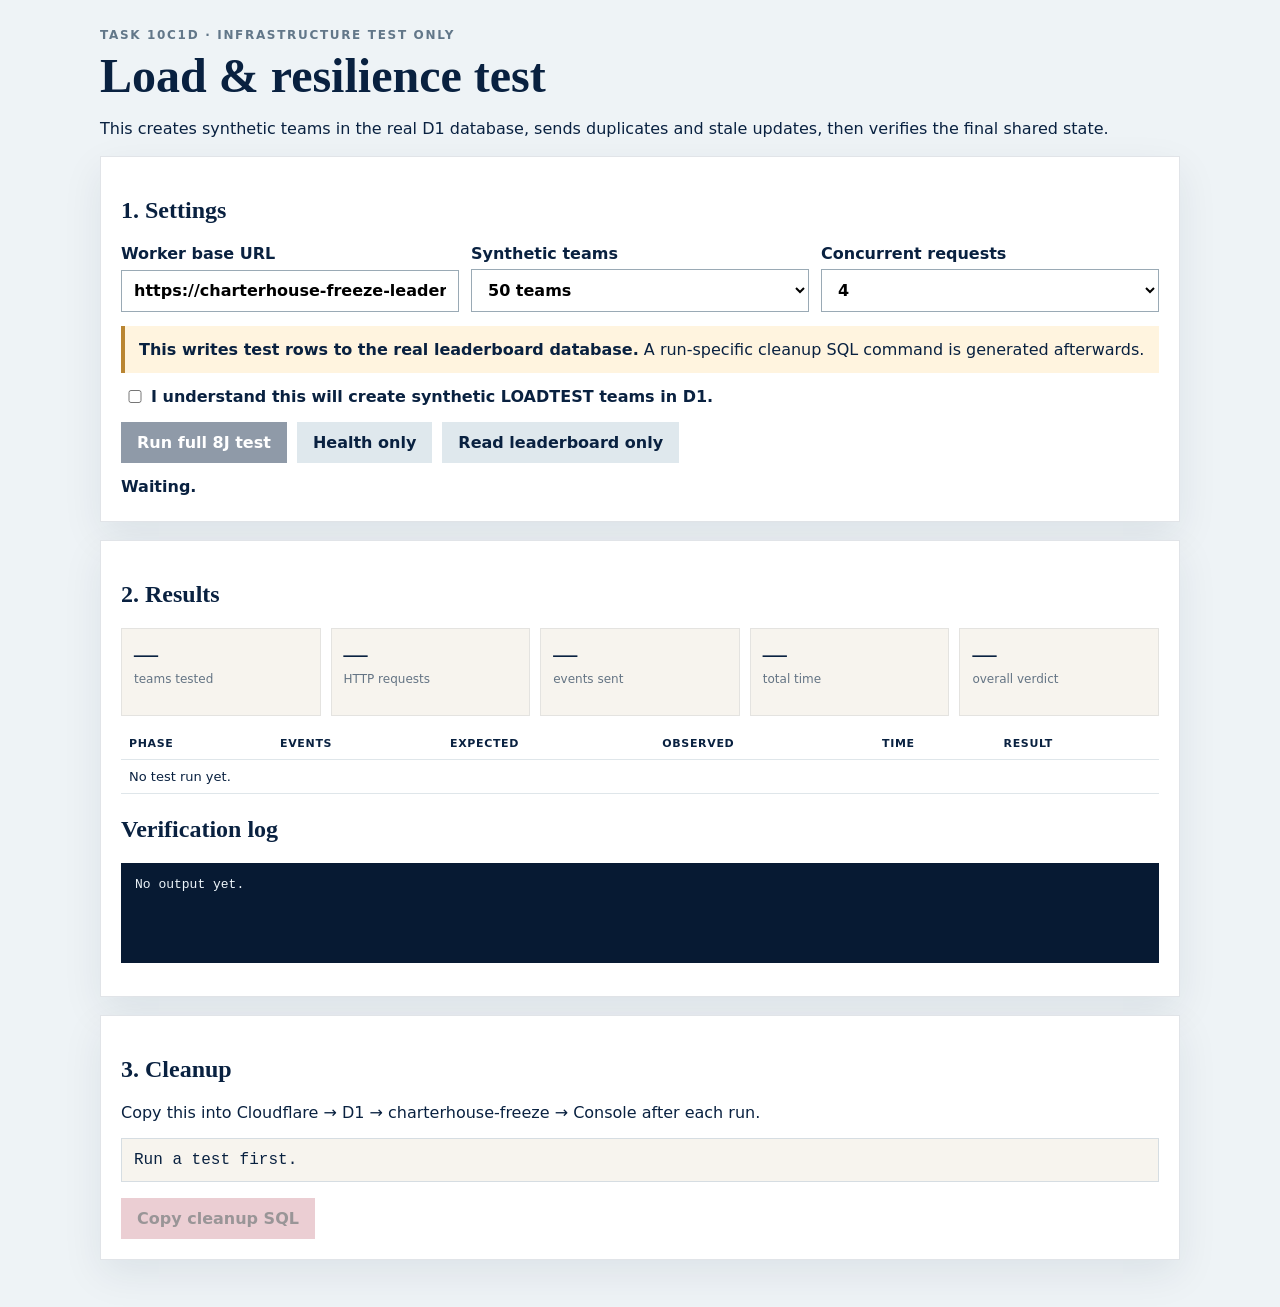
<file: load-test.html>
<!doctype html>
<html lang="en">
<head>
  <meta charset="utf-8">
  <meta name="viewport" content="width=device-width, initial-scale=1">
  <meta name="robots" content="noindex,nofollow">
  <title>Charterhouse Freeze · 8J Load Test</title>
  <style>
    :root{font-family:system-ui,sans-serif;color:#092140;background:#eef3f6}*{box-sizing:border-box}
    body{margin:0;padding:28px}main{max-width:1080px;margin:auto}h1,h2{font-family:Georgia,serif}h1{font-size:48px;margin:6px 0 12px}
    .eyebrow{font-size:12px;font-weight:900;letter-spacing:.14em;text-transform:uppercase;color:#627789}
    .panel{background:white;border:1px solid rgba(9,33,64,.12);box-shadow:0 14px 38px rgba(9,33,64,.08);padding:20px;margin:18px 0}
    .grid{display:grid;grid-template-columns:repeat(3,minmax(0,1fr));gap:12px}label{display:grid;gap:6px;font-weight:800}
    input,select{width:100%;padding:10px 12px;font:inherit;border:1px solid #9aaab5;background:white}.warning{background:#fff4df;border-left:4px solid #b98532;padding:12px 14px;line-height:1.45;margin-top:14px}
    .confirm{display:grid;grid-template-columns:auto 1fr;gap:10px;align-items:center;margin-top:14px}.buttons{display:flex;flex-wrap:wrap;gap:10px;margin-top:16px}
    button{border:0;padding:11px 16px;font:inherit;font-weight:900;cursor:pointer;background:#092140;color:white}button.secondary{background:#d393a0;color:#20171a}button.ghost{background:#dfe8ed;color:#092140}button:disabled{opacity:.45;cursor:not-allowed}
    .status{margin-top:14px;font-weight:900;min-height:1.5em}.metrics{display:grid;grid-template-columns:repeat(5,minmax(0,1fr));gap:10px;margin-top:16px}
    .metric{background:#f7f4ee;padding:12px;min-height:88px;border:1px solid rgba(9,33,64,.08)}.metric strong{display:block;font-size:24px;font-family:Georgia,serif}.metric span{font-size:12px;color:#647484}
    table{width:100%;border-collapse:collapse;margin-top:12px;font-size:13px}th,td{padding:9px 8px;text-align:left;border-bottom:1px solid #dfe6ea}th{font-size:11px;text-transform:uppercase;letter-spacing:.06em}
    .pass{color:#2e724a;font-weight:900}.fail{color:#974343;font-weight:900}pre{white-space:pre-wrap;overflow-wrap:anywhere;padding:14px;background:#071a33;color:#edf5fa;min-height:100px;max-height:420px;overflow:auto}
    .cleanup{font-family:Consolas,monospace;background:#f7f4ee;border:1px solid #d6dde2;padding:12px;overflow-wrap:anywhere}@media(max-width:820px){.grid,.metrics{grid-template-columns:1fr}}
  </style>
</head>
<body>
<main>
  <div class="eyebrow">Task 10C1d · infrastructure test only</div>
  <h1>Load & resilience test</h1>
  <p>This creates synthetic teams in the real D1 database, sends duplicates and stale updates, then verifies the final shared state.</p>
  <section class="panel">
    <h2>1. Settings</h2>
    <div class="grid">
      <label>Worker base URL<input id="workerUrl" value="https://charterhouse-freeze-leaderboard.p-plakides.workers.dev"></label>
      <label>Synthetic teams<select id="teamCount"><option value="50" selected>50 teams</option><option value="100">100 teams</option></select></label>
      <label>Concurrent requests<select id="concurrency"><option value="2">2</option><option value="4" selected>4</option><option value="6">6</option></select></label>
    </div>
    <div class="warning"><strong>This writes test rows to the real leaderboard database.</strong> A run-specific cleanup SQL command is generated afterwards.</div>
    <label class="confirm"><input type="checkbox" id="confirmWrite"><span>I understand this will create synthetic LOADTEST teams in D1.</span></label>
    <div class="buttons"><button id="runButton" disabled>Run full 8J test</button><button id="healthButton" class="ghost">Health only</button><button id="boardButton" class="ghost">Read leaderboard only</button></div>
    <div class="status" id="status">Waiting.</div>
  </section>
  <section class="panel">
    <h2>2. Results</h2>
    <div class="metrics">
      <div class="metric"><strong id="metricTeams">—</strong><span>teams tested</span></div>
      <div class="metric"><strong id="metricRequests">—</strong><span>HTTP requests</span></div>
      <div class="metric"><strong id="metricEvents">—</strong><span>events sent</span></div>
      <div class="metric"><strong id="metricTime">—</strong><span>total time</span></div>
      <div class="metric"><strong id="metricVerdict">—</strong><span>overall verdict</span></div>
    </div>
    <table><thead><tr><th>Phase</th><th>Events</th><th>Expected</th><th>Observed</th><th>Time</th><th>Result</th></tr></thead><tbody id="phaseRows"><tr><td colspan="6">No test run yet.</td></tr></tbody></table>
    <h2 style="margin-top:22px">Verification log</h2><pre id="log">No output yet.</pre>
  </section>
  <section class="panel">
    <h2>3. Cleanup</h2>
    <p>Copy this into Cloudflare → D1 → charterhouse-freeze → Console after each run.</p>
    <div class="cleanup" id="cleanupSql">Run a test first.</div>
    <div class="buttons"><button id="copyCleanup" class="secondary" disabled>Copy cleanup SQL</button></div>
  </section>
</main>
<script src="js/config.js?v=10C1d"></script>
<script src="js/load-test.js?v=10C1d"></script>
</body></html>
</file>
<file: css/main.css>
:root {
  --ch-navy: #092140;
  --ch-navy-2: #12325a;
  --ch-pink: #d393a0;
  --cream: #f7f4ee;
  --cream-2: #efe9df;
  --ice-light: #e7f0f4;
  --ice-mid: #b8ced9;
  --ice-deep: #7893a5;
  --text: #102237;
  --muted: #667482;
  --line: rgba(9, 33, 64, .16);
  --white: #ffffff;
  --gold: #a88a4b;
  --danger: #8d3344;

  --thackeray: #2951a4;
  --baden-powell: #512d6e;
  --wesley: #0d6a38;
  --portman: #8e1838;

  --serif: Georgia, "Times New Roman", serif;
  --sans: Inter, ui-sans-serif, -apple-system, BlinkMacSystemFont, "Segoe UI", Arial, sans-serif;
  --mono: "SFMono-Regular", Consolas, "Liberation Mono", monospace;
}

* { box-sizing: border-box; }

html { min-width: 320px; }

body {
  margin: 0;
  min-width: 320px;
  background: var(--cream);
  color: var(--text);
  font-family: var(--sans);
  text-rendering: optimizeLegibility;
}

button,
input { font: inherit; }

button { cursor: pointer; }

button:focus-visible,
input:focus-visible {
  outline: 3px solid rgba(211, 147, 160, .48);
  outline-offset: 3px;
}

.site-shell {
  min-height: 100vh;
  display: flex;
  flex-direction: column;
  background:
    linear-gradient(rgba(255,255,255,.4), rgba(255,255,255,.4)),
    var(--cream);
}

.brand-bar {
  min-height: 84px;
  padding: 14px clamp(22px, 4vw, 62px);
  display: flex;
  align-items: center;
  justify-content: space-between;
  gap: 28px;
  background: var(--cream);
  border-bottom: 1px solid var(--line);
}

.brand-home {
  appearance: none;
  border: 0;
  padding: 0;
  background: transparent;
  display: inline-flex;
  align-items: center;
}

.brand-home img {
  display: block;
  width: clamp(220px, 28vw, 330px);
  height: auto;
}

.brand-meta {
  display: flex;
  align-items: center;
  gap: 10px;
  font-size: 9px;
  font-weight: 700;
  letter-spacing: .13em;
  color: #5e6872;
  white-space: nowrap;
  overflow: hidden;
  text-overflow: ellipsis;
}

.brand-meta .eyebrow { color: var(--ch-navy); }

.brand-dot {
  width: 5px;
  height: 5px;
  border-radius: 50%;
  background: var(--ch-pink);
}

.site-shell > main {
  flex: 1;
  display: flex;
  min-height: 0;
}

.screen {
  width: 100%;
  animation: screen-in .35s ease both;
}

.screen[hidden] { display: none !important; }

.hero {
  min-height: calc(100vh - 126px);
  position: relative;
  overflow: hidden;
  display: grid;
  grid-template-columns: minmax(0, 1.15fr) minmax(340px, .85fr);
  gap: clamp(36px, 6vw, 90px);
  align-items: center;
  padding: clamp(52px, 7vw, 92px) clamp(28px, 7vw, 110px) 120px;
  color: var(--white);
  background:
    radial-gradient(circle at 78% 30%, rgba(184,206,217,.22), transparent 25%),
    linear-gradient(135deg, #071a33 0%, var(--ch-navy) 45%, #113c69 100%);
}

.hero::before {
  content: "";
  position: absolute;
  inset: 0;
  pointer-events: none;
  background-image:
    radial-gradient(circle at 10% 15%, rgba(255,255,255,.65) 0 1px, transparent 1.5px),
    radial-gradient(circle at 63% 20%, rgba(255,255,255,.44) 0 1px, transparent 1.4px),
    radial-gradient(circle at 38% 67%, rgba(255,255,255,.48) 0 1px, transparent 1.5px),
    radial-gradient(circle at 90% 75%, rgba(255,255,255,.42) 0 1px, transparent 1.5px);
  background-size: 170px 170px, 240px 240px, 210px 210px, 280px 280px;
  opacity: .6;
}

.hero-copy,
.hero-visual {
  position: relative;
  z-index: 2;
}

.protocol {
  margin: 0 0 18px;
  font-size: 12px;
  font-weight: 800;
  letter-spacing: .19em;
  text-transform: uppercase;
  color: var(--ch-pink);
}

.protocol-dark { color: #9a5967; }

.hero h1,
.section-heading h2,
.reveal-panel h2,
.ready-card h2 {
  font-family: var(--serif);
  font-weight: 500;
  letter-spacing: -.035em;
}

.hero h1 {
  max-width: 800px;
  margin: 0;
  font-size: clamp(52px, 6.2vw, 92px);
  line-height: .93;
}

.hero-lede {
  max-width: 640px;
  margin: 30px 0 18px;
  font-size: clamp(17px, 1.5vw, 22px);
  line-height: 1.55;
  color: rgba(255,255,255,.82);
}

.snow-leopard-note {
  display: inline-flex;
  align-items: center;
  gap: 10px;
  margin: 0 0 34px;
  padding: 9px 13px;
  border: 1px solid rgba(255,255,255,.18);
  border-radius: 999px;
  background: rgba(255,255,255,.06);
  font-size: 13px;
  color: rgba(255,255,255,.8);
}

.status-lamp {
  width: 8px;
  height: 8px;
  border-radius: 50%;
  background: var(--ch-pink);
  box-shadow: 0 0 0 4px rgba(211,147,160,.12);
}

.hero-visual {
  display: grid;
  place-items: center;
  gap: 28px;
}

.freeze-orb {
  width: min(360px, 80%);
  aspect-ratio: 1;
  border-radius: 50%;
  display: grid;
  place-items: center;
  background:
    radial-gradient(circle at 35% 30%, rgba(255,255,255,.38), transparent 20%),
    radial-gradient(circle at center, rgba(231,240,244,.2), rgba(184,206,217,.06) 54%, transparent 55%);
  border: 1px solid rgba(231,240,244,.4);
  box-shadow:
    inset 0 0 55px rgba(231,240,244,.12),
    0 0 0 18px rgba(255,255,255,.025),
    0 0 0 19px rgba(255,255,255,.09);
}

.freeze-orb-inner {
  width: 64%;
  aspect-ratio: 1;
  border-radius: 50%;
  display: grid;
  align-content: center;
  justify-items: center;
  border: 1px dashed rgba(255,255,255,.35);
  background: rgba(255,255,255,.04);
}

.freeze-orb-inner strong {
  font-family: var(--mono);
  font-size: clamp(48px, 6vw, 76px);
  line-height: 1;
  letter-spacing: -.06em;
}

.freeze-orb-inner > span:last-child {
  margin-top: 8px;
  font-size: 13px;
  font-weight: 800;
  letter-spacing: .24em;
}

.orb-label {
  margin-bottom: 14px;
  font-size: 10px;
  font-weight: 800;
  letter-spacing: .16em;
  color: rgba(255,255,255,.6);
}

.weather-card {
  min-width: min(340px, 88%);
  padding: 17px 20px;
  border: 1px solid rgba(255,255,255,.15);
  background: rgba(6, 25, 49, .45);
  backdrop-filter: blur(8px);
}

.weather-card span {
  display: block;
  margin-bottom: 5px;
  font-size: 10px;
  font-weight: 800;
  letter-spacing: .16em;
  color: var(--ch-pink);
}

.weather-card strong {
  font-family: var(--serif);
  font-size: 22px;
  font-weight: 500;
}

.mountain-band {
  position: absolute;
  left: 0;
  right: 0;
  bottom: 41px;
  height: 190px;
  background: url("../assets/mountain-silhouette.svg") center bottom / cover no-repeat;
  pointer-events: none;
  opacity: .95;
}

.registration-screen,
.reveal-screen,
.ready-screen,
.boot-screen,
.mission-screen {
  padding: clamp(42px, 6vw, 80px) clamp(24px, 6vw, 90px) 70px;
  background:
    linear-gradient(90deg, transparent 0 97%, rgba(211,147,160,.09) 97% 100%),
    var(--cream);
}

.registration-screen::before,
.reveal-screen::before,
.ready-screen::before,
.mission-screen::before {
  content: "";
  display: block;
  height: 14px;
  margin: -10px 0 42px;
  background: url("../assets/kazakh-pattern.svg") left center / auto 28px repeat-x;
  opacity: .55;
}

.section-heading {
  max-width: 760px;
  margin-bottom: 42px;
}

.section-heading h2 {
  margin: 0 0 10px;
  font-size: clamp(42px, 5vw, 68px);
  line-height: 1;
  color: var(--ch-navy);
}

.section-heading > p:last-child {
  max-width: 650px;
  margin: 0;
  font-size: 17px;
  line-height: 1.6;
  color: var(--muted);
}

.form-section {
  max-width: 1120px;
  margin: 0 auto 38px;
  padding: 0;
  border: 0;
}

.form-section legend {
  width: 100%;
  display: flex;
  align-items: center;
  gap: 14px;
  margin-bottom: 19px;
  color: var(--ch-navy);
  font-weight: 800;
  font-size: 16px;
}

.step-number {
  width: 34px;
  height: 34px;
  display: inline-grid;
  place-items: center;
  border-radius: 50%;
  background: var(--ch-navy);
  color: white;
  font-family: var(--mono);
  font-size: 11px;
  letter-spacing: .05em;
}

.registration-actions {
  max-width: 1120px;
  margin: 12px auto 0;
  padding-top: 26px;
  border-top: 1px solid var(--line);
  display: flex;
  align-items: center;
  justify-content: flex-end;
  gap: 24px;
}

.form-message {
  min-height: 20px;
  margin: 0 auto 0 0;
  color: var(--danger);
  font-weight: 650;
  font-size: 14px;
}

.reveal-screen,
.ready-screen,
.boot-screen,
.mission-screen {
  display: grid;
  place-items: start center;
}

.reveal-panel,
.ready-card,
.boot-panel,
.mission-holding-card {
  width: min(760px, 100%);
  text-align: center;
}

.reveal-panel h2,
.ready-card h2 {
  margin: 0;
  font-size: clamp(32px, 4vw, 52px);
  color: var(--ch-navy);
}

.team-name {
  margin: 20px 0 32px;
  font-family: var(--serif);
  font-size: clamp(46px, 6vw, 78px);
  line-height: 1;
  color: var(--ch-navy);
  letter-spacing: -.04em;
}

.seal-ring {
  width: 82px;
  height: 82px;
  margin: 0 auto 25px;
  display: grid;
  place-items: center;
  border-radius: 50%;
  color: var(--ch-navy);
  border: 2px solid var(--ch-pink);
  box-shadow: 0 0 0 7px rgba(211,147,160,.13);
  font-family: var(--serif);
  font-size: 22px;
  font-weight: 700;
}

.team-summary {
  display: grid;
  grid-template-columns: repeat(3, 1fr);
  margin: 0 auto 26px;
  border: 1px solid var(--line);
  background: rgba(255,255,255,.52);
}

.team-summary > div {
  padding: 17px 14px;
}

.team-summary > div + div {
  border-left: 1px solid var(--line);
}

.team-summary span {
  display: block;
  margin-bottom: 5px;
  color: var(--muted);
  font-size: 10px;
  font-weight: 800;
  letter-spacing: .14em;
}

.team-summary strong {
  color: var(--ch-navy);
  font-size: 16px;
}

.reveal-warning {
  margin: 0 auto 26px;
  padding: 13px 17px;
  background: #ece8df;
  border-left: 3px solid var(--ch-pink);
  color: #53606b;
  font-size: 14px;
}

.ready-card {
  margin-top: 20px;
  padding: clamp(38px, 6vw, 64px);
  border: 1px solid var(--line);
  background: rgba(255,255,255,.64);
}

.ready-kicker {
  display: inline-block;
  margin-bottom: 16px;
  color: #9a5967;
  font-size: 11px;
  font-weight: 900;
  letter-spacing: .16em;
}

.ready-card p {
  max-width: 580px;
  margin: 16px auto 30px;
  color: var(--muted);
  line-height: 1.65;
}

.ready-team {
  display: grid;
  gap: 4px;
  margin-bottom: 28px;
}

.ready-team strong {
  font-family: var(--serif);
  color: var(--ch-navy);
  font-size: 34px;
  font-weight: 500;
}

.ready-team span {
  color: var(--muted);
  font-weight: 700;
}

.status-strip {
  min-height: 42px;
  padding: 8px clamp(18px, 4vw, 56px);
  display: grid;
  grid-template-columns: auto 1fr auto auto;
  align-items: center;
  gap: 24px;
  background: #071a33;
  color: rgba(255,255,255,.55);
  font-size: 10px;
  font-weight: 750;
  letter-spacing: .12em;
}

.status-copy {
  overflow: hidden;
  text-overflow: ellipsis;
  white-space: nowrap;
  color: rgba(255,255,255,.72);
  letter-spacing: .04em;
  font-weight: 500;
}

.demo-badge { color: var(--ch-pink); }

@media (max-width: 900px) {
  .brand-meta { display: none; }
  .hero {
    grid-template-columns: 1fr;
    min-height: auto;
    padding-bottom: 180px;
  }
  .hero-visual { display: none; }
  .mountain-band { height: 150px; }
}

@media (max-width: 620px) {
  .brand-bar { min-height: 72px; }
  .brand-home img { width: 220px; }
  .hero { padding: 48px 24px 150px; }
  .hero h1 { font-size: clamp(46px, 14vw, 64px); }
  .registration-screen,
  .reveal-screen,
  .ready-screen { padding-inline: 18px; }
  .team-summary { grid-template-columns: 1fr; }
  .team-summary > div + div {
    border-left: 0;
    border-top: 1px solid var(--line);
  }
  .registration-actions {
    align-items: stretch;
    flex-direction: column;
  }
  .registration-actions .button { width: 100%; }
  .status-strip {
    grid-template-columns: 1fr auto;
  }
  .status-strip > span:first-child { display: none; }
}


.boot-screen {
  min-height: calc(100vh - 126px);
  place-items: center;
  padding: 60px 24px;
  background: var(--cream);
}

.boot-panel {
  padding: 46px 30px;
}

.boot-panel h1 {
  margin: 0 0 14px;
  color: var(--ch-navy);
  font-family: var(--serif);
  font-size: clamp(38px, 5vw, 60px);
  font-weight: 500;
  letter-spacing: -.035em;
}

.boot-panel > p:not(.protocol) {
  max-width: 560px;
  margin: 0 auto 24px;
  color: var(--muted);
  line-height: 1.6;
}

.boot-mark {
  width: 74px;
  height: 74px;
  margin: 0 auto 24px;
  display: grid;
  place-items: center;
  border: 2px solid var(--ch-pink);
  border-radius: 50%;
  color: var(--ch-navy);
  font-family: var(--serif);
  font-size: 20px;
  font-weight: 700;
  box-shadow: 0 0 0 7px rgba(211,147,160,.12);
}

.boot-spinner {
  width: 34px;
  height: 34px;
  margin: 10px auto 24px;
  border: 3px solid rgba(9,33,64,.12);
  border-top-color: var(--ch-navy);
  border-radius: 50%;
  animation: registration-spin .85s linear infinite;
}

.reveal-error {
  max-width: 520px;
  margin: 0 auto 16px;
}

.mission-screen {
  padding: clamp(42px, 6vw, 74px) clamp(24px, 6vw, 90px) 70px;
  background:
    radial-gradient(circle at 50% 0%, rgba(184,206,217,.24), transparent 32%),
    var(--cream);
}

.mission-holding-card {
  margin-top: 10px;
  padding: clamp(38px, 6vw, 64px);
  border: 1px solid var(--line);
  background: rgba(255,255,255,.68);
  box-shadow: 0 22px 60px rgba(9,33,64,.07);
}

.mission-status-row {
  display: inline-flex;
  align-items: center;
  gap: 9px;
  margin-bottom: 24px;
  padding: 8px 12px;
  border: 1px solid rgba(9,33,64,.12);
  background: rgba(231,240,244,.56);
  color: var(--ch-navy);
  font-size: 10px;
  font-weight: 900;
  letter-spacing: .15em;
}

.mission-live-dot {
  width: 8px;
  height: 8px;
  border-radius: 50%;
  background: #4b8b68;
  box-shadow: 0 0 0 4px rgba(75,139,104,.12);
}

.mission-holding-card h2 {
  margin: 0;
  color: var(--ch-navy);
  font-family: var(--serif);
  font-size: clamp(44px, 6vw, 72px);
  font-weight: 500;
  line-height: 1;
  letter-spacing: -.04em;
}

.mission-house {
  margin: 12px 0 28px;
  color: var(--muted);
  font-weight: 750;
}

.mission-timer-block {
  width: min(360px, 100%);
  margin: 0 auto 20px;
  padding: 24px 22px;
  border-top: 1px solid var(--line);
  border-bottom: 1px solid var(--line);
}

.mission-timer-block span {
  display: block;
  margin-bottom: 7px;
  color: var(--muted);
  font-size: 10px;
  font-weight: 900;
  letter-spacing: .16em;
}

.mission-timer-block strong {
  color: var(--ch-navy);
  font-family: var(--mono);
  font-size: clamp(46px, 7vw, 76px);
  font-weight: 700;
  letter-spacing: -.06em;
}

.mission-progress {
  margin: 0 0 28px;
  color: var(--ch-navy);
  font-weight: 800;
}

.mission-placeholder {
  display: grid;
  gap: 6px;
  margin: 0 auto 20px;
  padding: 18px;
  border-left: 3px solid var(--ch-pink);
  background: #eee9e1;
  color: var(--muted);
}

.mission-placeholder strong {
  color: var(--ch-navy);
}

.mission-refresh-note {
  max-width: 590px;
  margin: 0 auto;
  color: var(--muted);
  font-size: 13px;
  line-height: 1.55;
}


/* ========================================================================== */
/* TASK 6A — MISSION DASHBOARD                                                */
/* ========================================================================== */
.dashboard-screen{padding:0;background:radial-gradient(circle at 42% 20%,rgba(221,235,242,.72),transparent 38%),linear-gradient(180deg,#f7f4ee 0%,#eef2f2 100%)}
.dashboard-screen::before{display:none}
.dashboard-shell{width:min(1500px,100%);min-height:calc(100vh - 126px);margin:0 auto;padding:12px clamp(18px,3vw,42px) 14px}
.dashboard-topbar{height:72px;display:flex;align-items:center;justify-content:space-between;gap:26px;padding-bottom:10px;border-bottom:1px solid rgba(9,33,64,.14)}
.dashboard-team{min-width:0;display:flex;align-items:center;gap:13px}.dashboard-team-copy{min-width:0}
.dashboard-house-mark{--house-accent:var(--ch-pink);width:55px;height:55px;flex:0 0 55px;display:grid;place-items:center;border:1px solid rgba(9,33,64,.14);background:rgba(255,255,255,.68);box-shadow:inset 0 4px 0 var(--house-accent)}
.dashboard-house-mark[data-house="thackeray"]{--house-accent:var(--thackeray)}.dashboard-house-mark[data-house="baden-powell"]{--house-accent:var(--baden-powell)}.dashboard-house-mark[data-house="wesley"]{--house-accent:var(--wesley)}.dashboard-house-mark[data-house="portman"]{--house-accent:var(--portman)}
.dashboard-house-mark img{width:43px;height:46px;object-fit:contain}.dashboard-kicker{display:block;margin-bottom:2px;color:#8b6070;font-size:8px;font-weight:900;letter-spacing:.17em}
.dashboard-team h2{margin:0;overflow:hidden;text-overflow:ellipsis;white-space:nowrap;color:var(--ch-navy);font-family:var(--serif);font-size:clamp(25px,2.6vw,36px);font-weight:500;letter-spacing:-.035em}.dashboard-team p{margin:2px 0 0;color:var(--muted);font-size:11px;font-weight:750}
.dashboard-timer-card{min-width:140px;padding:6px 14px 5px;text-align:right;border-left:1px solid rgba(9,33,64,.16)}.dashboard-timer-card span{display:block;margin-bottom:1px;color:var(--muted);font-size:8px;font-weight:900;letter-spacing:.16em}.dashboard-timer-card strong{color:var(--ch-navy);font-family:var(--mono);font-size:30px;letter-spacing:-.06em}
.dashboard-main{display:grid;grid-template-columns:minmax(0,1fr) 286px;gap:clamp(17px,2vw,30px);padding-top:12px}.mission-board-panel{min-width:0}.board-heading-row{height:50px;display:flex;align-items:flex-end;justify-content:space-between;gap:20px;margin-bottom:9px}.board-heading-row .protocol{margin-bottom:3px;font-size:8px}.board-heading-row h3{margin:0;color:var(--ch-navy);font-family:var(--serif);font-size:clamp(23px,2.25vw,32px);font-weight:500;letter-spacing:-.025em}
.board-progress-pill{min-width:92px;padding:6px 10px;text-align:center;border:1px solid rgba(9,33,64,.16);background:rgba(255,255,255,.62)}.board-progress-pill span{display:block;color:var(--ch-navy);font-family:var(--mono);font-size:16px;font-weight:800}.board-progress-pill small{color:var(--muted);font-size:7px;font-weight:900;letter-spacing:.13em}
.freeze-board{width:100%;max-width:820px;height:clamp(370px,calc(100vh - 330px),460px);margin:0 auto;display:grid;grid-template-columns:repeat(3,1fr);grid-template-rows:repeat(3,1fr);gap:7px;padding:7px;position:relative;overflow:hidden;border:1px solid rgba(9,33,64,.18);background:linear-gradient(135deg,rgba(9,33,64,.09),rgba(120,147,165,.14)),#dce8ee;box-shadow:0 16px 40px rgba(9,33,64,.08),inset 0 0 0 1px rgba(255,255,255,.8)}
.freeze-board::before{content:"";position:absolute;inset:0;pointer-events:none;background:repeating-linear-gradient(118deg,transparent 0 44px,rgba(255,255,255,.18) 45px 46px,transparent 47px 92px),radial-gradient(circle at 42% 12%,rgba(255,255,255,.72),transparent 23%),radial-gradient(circle at 82% 80%,rgba(255,255,255,.28),transparent 30%);opacity:.7}
.challenge-tile,.board-centre{position:relative;z-index:1;min-width:0;min-height:0}.challenge-tile{appearance:none;border:1px solid rgba(255,255,255,.58);padding:10px 11px 9px;display:grid;grid-template-columns:1fr auto;grid-template-rows:auto 1fr auto;align-items:start;text-align:left;overflow:hidden;color:#102b46;background:linear-gradient(145deg,rgba(255,255,255,.78),rgba(184,206,217,.61) 55%,rgba(120,147,165,.5)),#cbdde5;box-shadow:inset 0 0 28px rgba(255,255,255,.42),inset 0 -15px 30px rgba(71,105,130,.14);transition:transform .16s ease,box-shadow .16s ease,border-color .16s ease,filter .16s ease}
.challenge-tile::before,.challenge-tile::after{content:"";position:absolute;pointer-events:none}.challenge-tile::before{width:130%;height:1px;left:-15%;top:52%;transform:rotate(-16deg);background:rgba(255,255,255,.8);box-shadow:0 0 0 1px rgba(70,105,129,.09),42px -32px 0 rgba(255,255,255,.38),-35px 27px 0 rgba(255,255,255,.42)}.challenge-tile::after{inset:0;background:radial-gradient(circle at 15% 15%,rgba(255,255,255,.75) 0 1px,transparent 2px),radial-gradient(circle at 70% 32%,rgba(255,255,255,.5) 0 1px,transparent 2px),linear-gradient(90deg,transparent,rgba(255,255,255,.08),transparent);background-size:45px 45px,70px 70px,100% 100%;opacity:.75}
.challenge-tile:hover{z-index:3;transform:translateY(-2px);border-color:rgba(9,33,64,.28);box-shadow:0 8px 22px rgba(9,33,64,.13),inset 0 0 32px rgba(255,255,255,.5);filter:saturate(1.06)}.challenge-tile:active{transform:translateY(0)}
.tile-number,.tile-icon,.tile-title,.tile-status{position:relative;z-index:2}.tile-number{grid-column:1;grid-row:1;color:rgba(9,33,64,.54);font-family:var(--mono);font-size:8px;font-weight:800;letter-spacing:.08em}.tile-icon{grid-column:2;grid-row:1/span 2;width:31px;height:31px;color:rgba(9,33,64,.58)}.tile-icon svg,.tool-icon svg{width:100%;height:100%;fill:none;stroke:currentColor;stroke-width:1.7;stroke-linecap:round;stroke-linejoin:round}.tile-title{grid-column:1;grid-row:2;align-self:end;max-width:150px;padding-right:5px;color:var(--ch-navy);font-size:clamp(10px,1vw,14px);font-weight:900;line-height:1.08;letter-spacing:.055em}.tile-status{grid-column:1/-1;grid-row:3;margin-top:5px;padding-top:5px;border-top:1px solid rgba(9,33,64,.12);color:#607c90;font-size:7px;font-weight:900;letter-spacing:.16em}
.board-centre{display:grid;place-items:center;overflow:hidden;color:white;border:1px solid rgba(255,255,255,.28);background:radial-gradient(circle at 38% 24%,rgba(255,255,255,.18),transparent 22%),linear-gradient(145deg,#0b2749,#153d67);box-shadow:inset 0 0 35px rgba(221,235,242,.08)}.board-centre::before{content:"";position:absolute;width:130%;height:75%;bottom:-12%;left:-15%;background:url("../assets/mountain-silhouette.svg") center bottom/cover no-repeat;opacity:.42}.centre-sigil{position:relative;z-index:1;width:min(76%,112px);aspect-ratio:1;display:grid;place-content:center;justify-items:center;border:1px solid rgba(255,255,255,.32);border-radius:50%;text-align:center;box-shadow:0 0 0 7px rgba(255,255,255,.025),0 0 0 8px rgba(255,255,255,.12)}.centre-small{font-size:6px;font-weight:900;letter-spacing:.19em;opacity:.7}.centre-sigil strong{margin-top:2px;font-family:var(--serif);font-size:clamp(18px,1.7vw,25px);font-weight:500}.centre-divider{width:31px;height:1px;margin:6px 0;background:var(--ch-pink)}.centre-temp{font-family:var(--mono);font-size:8px;font-weight:800;line-height:1.3;letter-spacing:.1em;color:#dcebf2}
.board-instruction{max-width:820px;margin:8px auto 0;display:flex;align-items:center;gap:8px;color:var(--muted);font-size:10px}.instruction-mark{width:18px;height:18px;flex:0 0 18px;display:grid;place-items:center;border-radius:50%;border:1px solid rgba(9,33,64,.2);color:var(--ch-navy);font-family:var(--serif);font-weight:700}
.mission-sidebar{display:grid;align-content:start;gap:8px}.sidebar-card{border:1px solid rgba(9,33,64,.15);background:rgba(255,255,255,.68);box-shadow:0 7px 20px rgba(9,33,64,.04)}.sidebar-card-heading{min-height:31px;padding:8px 10px 6px;display:flex;align-items:center;justify-content:space-between;gap:10px;border-bottom:1px solid rgba(9,33,64,.11);color:var(--ch-navy);font-size:8px;font-weight:900;letter-spacing:.13em}.sidebar-card-heading small{color:#7790a2;font-size:7px;font-weight:900}.mission-live{display:inline-flex;align-items:center;gap:5px;color:#426d56;font-size:7px}.mission-live i{width:6px;height:6px;border-radius:50%;background:#4f8b6a;box-shadow:0 0 0 3px rgba(79,139,106,.12)}
.status-card{padding-bottom:9px}.status-meter{height:5px;margin:10px 10px 7px;overflow:hidden;background:#dce5e8}.status-meter span{display:block;height:100%;background:linear-gradient(90deg,var(--ch-pink),#bd7685);transition:width .3s ease}.status-numbers{padding:0 10px;display:flex;align-items:baseline;justify-content:space-between;gap:10px}.status-numbers strong{color:var(--ch-navy);font-family:var(--mono);font-size:18px}.status-numbers span{color:var(--muted);font-size:9px}
.seals-card{padding-bottom:9px}.seal-grid{padding:9px 10px;display:grid;grid-template-columns:repeat(4,1fr);gap:6px}.seal-slot{aspect-ratio:1;display:grid;place-items:center;align-content:center;border:1px dashed rgba(9,33,64,.2);background:rgba(221,235,242,.34);color:rgba(9,33,64,.32)}.seal-slot span{font-family:var(--serif);font-size:18px;line-height:1}.seal-slot small{margin-top:2px;font-family:var(--mono);font-size:6px;font-weight:800;letter-spacing:.06em}
.tool-buttons{display:grid;gap:6px}.dashboard-tool-button{appearance:none;width:100%;min-height:52px;padding:7px 10px;display:grid;grid-template-columns:34px 1fr auto;align-items:center;gap:9px;text-align:left;border:1px solid rgba(9,33,64,.15);background:rgba(255,255,255,.72);color:var(--ch-navy);transition:transform .16s ease,border-color .16s ease,background .16s ease}.dashboard-tool-button:hover{transform:translateY(-1px);border-color:rgba(9,33,64,.3);background:white}.tool-icon{width:29px;height:29px;padding:5px;border:1px solid rgba(9,33,64,.11);background:var(--ice-light);color:#496a80}.dashboard-tool-button strong,.dashboard-tool-button small{display:block}.dashboard-tool-button strong{font-family:var(--serif);font-size:14px;font-weight:700}.dashboard-tool-button small{margin-top:1px;color:var(--muted);font-size:8px}.tool-arrow{color:#82919d;font-size:16px}.emergency-card{padding:9px 10px 10px;border-left:3px solid var(--ch-pink);background:#eee9e1}.emergency-card>span{display:block;margin-bottom:3px;color:#93606b;font-size:7px;font-weight:900;letter-spacing:.13em}.emergency-card p{margin:0;color:#596672;font-size:9px;line-height:1.35}
.dashboard-toast{position:fixed;z-index:50;left:50%;bottom:52px;width:min(430px,calc(100vw - 30px));padding:11px 14px;transform:translate(-50%,10px);opacity:0;border:1px solid rgba(255,255,255,.18);background:#092140;color:white;box-shadow:0 16px 42px rgba(9,33,64,.25);transition:opacity .2s ease,transform .2s ease}.dashboard-toast.is-visible{opacity:1;transform:translate(-50%,0)}.dashboard-toast strong,.dashboard-toast span{display:block}.dashboard-toast strong{margin-bottom:2px;font-family:var(--serif);font-size:16px}.dashboard-toast span{color:rgba(255,255,255,.72);font-size:10px}
@media(max-width:1100px){.dashboard-main{grid-template-columns:minmax(0,1fr) 245px;gap:14px}.freeze-board{height:clamp(360px,calc(100vh - 330px),445px)}.seal-grid{grid-template-columns:repeat(2,1fr)}}
@media(max-width:850px){.dashboard-shell{min-height:auto}.dashboard-main{grid-template-columns:1fr}.freeze-board{height:auto;aspect-ratio:1.55}.mission-sidebar{grid-template-columns:1fr 1fr}.tool-buttons,.emergency-card{grid-column:1/-1}.seal-grid{grid-template-columns:repeat(4,1fr)}}
@media(max-width:620px){.dashboard-topbar{height:auto;min-height:68px;align-items:flex-start}.dashboard-house-mark{width:48px;height:48px;flex-basis:48px}.dashboard-house-mark img{width:38px;height:40px}.dashboard-timer-card{min-width:95px;padding-inline:8px}.dashboard-timer-card strong{font-size:25px}.freeze-board{aspect-ratio:.84}.challenge-tile{padding:7px}.tile-icon{width:23px;height:23px}.tile-title{font-size:8px}.tile-status{font-size:6px}.mission-sidebar{grid-template-columns:1fr}.tool-buttons,.emergency-card{grid-column:auto}}


/* ========================================================================== */
/* TASK 6B — ONE CONTINUOUS FINAL SCENE + ICE REVEAL SYSTEM                  */
/* ========================================================================== */

.freeze-board {
  isolation: isolate;
  background: #adc5d2;
}

.final-scene-layer {
  position: absolute;
  z-index: 0;
  inset: 7px;
  pointer-events: none;
  background:
    url("../assets/game/final-scene-snowy.svg?v=6B4") center center / 100% 100% no-repeat;
  opacity: 1;
  transition: opacity .65s ease;
  filter: saturate(.9) contrast(1.02);
}

.final-scene-thawed {
  background: url("../assets/game/final-scene-thawed.svg?v=6B4") center center / 100% 100% no-repeat;
  opacity: 0;
}

.freeze-board.is-thawed .final-scene-snowy {
  opacity: 0;
}

.freeze-board.is-thawed .final-scene-thawed {
  opacity: 1;
}

.freeze-board.is-thawed {
  box-shadow:
    0 18px 45px rgba(9,33,64,.08),
    inset 0 0 0 1px rgba(255,255,255,.8),
    0 0 0 2px rgba(211,147,160,.18);
}

.freeze-board.is-thawed::before {
  opacity: .08;
}

.freeze-board.is-thawed .board-centre {
  box-shadow:
    inset 0 0 0 1px rgba(247,244,238,.46),
    inset 0 0 22px rgba(247,244,238,.08);
}

.freeze-board.is-thawed .centre-window-label {
  background: rgba(79,139,106,.86);
}

.freeze-board.is-thawed .centre-window-label strong {
  color: #f7f4ee;
}

.freeze-board::before {
  z-index: 1;
  opacity: .2;
  background:
    radial-gradient(circle at 48% 43%, rgba(255,255,255,.15), transparent 36%),
    linear-gradient(180deg, rgba(255,255,255,.08), rgba(9,33,64,.04));
}

.challenge-tile,
.board-centre {
  z-index: 2;
}

/* The tile is an actual ice cover. The scene is not duplicated inside tiles. */
.challenge-tile {
  --ice-opacity: 1;
  border-color: rgba(255,255,255,.64);
  background:
    linear-gradient(145deg,
      rgba(242,249,252,.91),
      rgba(183,211,224,.86) 48%,
      rgba(114,151,173,.83)),
    rgba(205,225,234,.92);
  box-shadow:
    inset 0 0 32px rgba(255,255,255,.58),
    inset 0 -18px 30px rgba(71,105,130,.18),
    0 0 0 1px rgba(58,92,116,.11);
  backdrop-filter: blur(1.2px) saturate(.78);
  -webkit-backdrop-filter: blur(1.2px) saturate(.78);
  transition:
    transform .16s ease,
    box-shadow .16s ease,
    border-color .16s ease,
    background-color .4s ease,
    opacity .55s ease,
    filter .45s ease;
}

.challenge-tile::before {
  width: auto;
  height: auto;
  inset: 0;
  transform: none;
  background:
    url("../assets/game/ice-cracks.svg?v=6B4") center / 118% 118% no-repeat;
  box-shadow: none;
  opacity: .82;
  transition: opacity .45s ease, transform .55s ease;
}

.challenge-tile::after {
  inset: 0;
  background:
    radial-gradient(circle at 14% 12%, rgba(255,255,255,.86) 0 1px, transparent 2px),
    radial-gradient(circle at 69% 31%, rgba(255,255,255,.64) 0 1px, transparent 2px),
    radial-gradient(circle at 88% 78%, rgba(255,255,255,.52) 0 1px, transparent 2px),
    linear-gradient(118deg, transparent 0 34%, rgba(255,255,255,.28) 35%, transparent 36% 100%);
  background-size: 45px 45px, 73px 73px, 91px 91px, 100% 100%;
  opacity: .78;
  transition: opacity .4s ease;
}

.tile-number {
  padding: 3px 5px;
  margin: -3px 0 0 -3px;
  background: rgba(247,244,238,.56);
  border: 1px solid rgba(9,33,64,.08);
}

.tile-title {
  text-shadow: 0 1px rgba(255,255,255,.45);
}

.tile-status::before {
  content: "";
  display: inline-block;
  width: 5px;
  height: 5px;
  margin-right: 5px;
  border-radius: 50%;
  background: #7293a7;
  vertical-align: 1px;
}

/* Centre is simply a window through the ONE background image. */
.board-centre {
  overflow: hidden;
  border: 1px solid rgba(247,244,238,.58);
  background: transparent;
  box-shadow:
    inset 0 0 0 1px rgba(9,33,64,.2),
    inset 0 0 26px rgba(9,33,64,.14);
}

.board-centre::before {
  display: none;
}

.centre-window-label {
  position: absolute;
  left: 50%;
  bottom: 10px;
  transform: translateX(-50%);
  width: max-content;
  max-width: calc(100% - 18px);
  padding: 6px 10px 5px;
  display: flex;
  align-items: baseline;
  gap: 8px;
  background: rgba(9,33,64,.82);
  border: 1px solid rgba(247,244,238,.4);
  box-shadow: 0 5px 18px rgba(9,33,64,.18);
  color: var(--cream);
}

.centre-window-label span {
  font-size: 7px;
  font-weight: 900;
  letter-spacing: .15em;
}

.centre-window-label strong {
  color: var(--ch-pink);
  font-size: 8px;
  letter-spacing: .14em;
}

/* Prepared solved/revealed state. Task 6C will apply this from backend state. */
.challenge-tile.is-revealing {
  pointer-events: none;
  animation: ice-release .72s cubic-bezier(.2,.75,.25,1) both;
}

.challenge-tile.is-revealed {
  cursor: default;
  border-color: rgba(247,244,238,.42);
  background: rgba(221,235,242,.055);
  box-shadow:
    inset 0 0 0 1px rgba(247,244,238,.18),
    0 0 0 1px rgba(9,33,64,.06);
  backdrop-filter: none;
  -webkit-backdrop-filter: none;
}

.challenge-tile.is-revealed::before,
.challenge-tile.is-revealed::after {
  opacity: 0;
}

.challenge-tile.is-revealed .tile-icon,
.challenge-tile.is-revealed .tile-title {
  opacity: 0;
  transform: translateY(4px);
}

.challenge-tile.is-revealed .tile-number {
  color: rgba(247,244,238,.94);
  background: rgba(9,33,64,.66);
  border-color: rgba(247,244,238,.22);
}

.challenge-tile.is-revealed .tile-status {
  justify-self: start;
  width: auto;
  padding: 5px 7px;
  border: 1px solid rgba(247,244,238,.22);
  background: rgba(9,33,64,.50);
  color: rgba(247,244,238,.90);
  text-shadow: none;
}

.challenge-tile.is-revealed .tile-status::before {
  background: #b8d8c6;
}

.challenge-tile.is-revealed:hover {
  transform: none;
  filter: none;
  box-shadow:
    inset 0 0 0 1px rgba(247,244,238,.18),
    0 0 0 1px rgba(9,33,64,.06);
}

.freeze-board.is-thawed .challenge-tile.is-revealed {
  background: rgba(255,255,255,.02);
}

.challenge-tile.is-revealed .tile-icon,
.challenge-tile.is-revealed .tile-title,
.challenge-tile.is-revealed .tile-status {
  transition: opacity .32s ease, transform .32s ease;
}

@keyframes ice-release {
  0% {
    filter: brightness(1) saturate(1);
  }
  28% {
    filter: brightness(1.22) saturate(.72);
    transform: scale(1.012);
  }
  54% {
    filter: brightness(1.1) saturate(.6);
  }
  100% {
    filter: brightness(1) saturate(1);
    transform: scale(1);
  }
}

/* A brief fracture flash, created without an extra image per tile. */
.challenge-tile.is-revealing::before {
  animation: crack-flash .72s ease both;
}

@keyframes crack-flash {
  0% { opacity: .82; filter: brightness(1); transform: scale(1); }
  24% { opacity: 1; filter: brightness(1.9); transform: scale(1.035); }
  56% { opacity: .72; filter: brightness(1.25); transform: scale(1.06); }
  100% { opacity: 0; filter: brightness(1); transform: scale(1.09); }
}

@media (prefers-reduced-motion: reduce) {
  .challenge-tile.is-revealing,
  .challenge-tile.is-revealing::before {
    animation: none !important;
  }
}

@media(max-width:620px) {
  .centre-window-label {
    padding: 4px 6px;
    gap: 5px;
  }
  .centre-window-label span { font-size: 6px; }
  .centre-window-label strong { font-size: 7px; }
}


/* ========================================================================== */
/* TASK 6C — LIVE PROGRESS BINDING                                           */
/* ========================================================================== */

.challenge-tile.is-revealed[aria-disabled="true"] {
  pointer-events: auto;
}

.challenge-tile.is-revealed .tile-status {
  letter-spacing: .12em;
}

.seal-slot {
  position: relative;
  overflow: hidden;
  padding: 4px;
}

.seal-slot small {
  position: relative;
  z-index: 2;
}

.seal-slot.is-pending {
  border-style: dashed;
}

.seal-slot.is-recovered {
  border-style: solid;
  border-color: rgba(9,33,64,.18);
  background:
    linear-gradient(180deg, rgba(247,244,238,.86), rgba(220,235,242,.96));
  color: var(--ch-navy);
  box-shadow:
    inset 0 0 0 1px rgba(255,255,255,.45),
    0 4px 12px rgba(9,33,64,.06);
}

.seal-slot-content {
  width: 100%;
  min-height: 100%;
  display: grid;
  place-items: center;
  align-content: center;
  gap: 2px;
  text-align: center;
}

.seal-slot-icon {
  width: 22px;
  height: 22px;
  color: #274861;
}

.seal-slot-icon svg {
  width: 100%;
  height: 100%;
  fill: none;
  stroke: currentColor;
  stroke-width: 1.8;
  stroke-linecap: round;
  stroke-linejoin: round;
}

.seal-slot-label {
  max-width: 100%;
  color: #496779;
  font-size: 6px;
  font-weight: 900;
  letter-spacing: .08em;
  line-height: 1.1;
  text-transform: uppercase;
}

.seal-slot-number {
  color: var(--ch-navy);
  font-family: var(--mono);
  font-size: 10px;
  font-weight: 900;
  letter-spacing: .05em;
}

.seal-slot.is-pending .seal-slot-number {
  color: rgba(9,33,64,.34);
  font-family: var(--serif);
  font-size: 18px;
  font-weight: 700;
  line-height: 1;
}

.seal-slot.is-pending .seal-slot-label {
  color: rgba(9,33,64,.36);
}

.sync-note {
  display: inline-block;
  margin-left: 8px;
  color: #80909c;
  font-size: 7px;
  font-weight: 900;
  letter-spacing: .12em;
}

@media(max-width:620px) {
  .seal-slot-icon {
    width: 18px;
    height: 18px;
  }

  .seal-slot-number {
    font-size: 9px;
  }

  .seal-slot-label {
    font-size: 5px;
  }
}


/* ========================================================================== */
/* TASK 6D — CHALLENGE NAVIGATION / SHELL                                     */
/* ========================================================================== */

.challenge-screen {
  padding: 0;
  background:
    radial-gradient(circle at 65% 12%, rgba(221,235,242,.65), transparent 34%),
    linear-gradient(180deg, #f7f4ee 0%, #eef2f2 100%);
}

.challenge-shell {
  width: min(1500px, 100%);
  min-height: calc(100vh - 126px);
  margin: 0 auto;
  padding: 20px clamp(18px, 3vw, 42px) 28px;
}

.challenge-topbar {
  min-height: 70px;
  display: grid;
  grid-template-columns: auto 1fr auto;
  align-items: center;
  gap: 20px;
  padding-bottom: 16px;
  border-bottom: 1px solid rgba(9,33,64,.14);
}

.challenge-back-button {
  appearance: none;
  min-height: 40px;
  padding: 8px 12px;
  display: inline-flex;
  align-items: center;
  gap: 8px;
  border: 1px solid rgba(9,33,64,.18);
  background: rgba(255,255,255,.68);
  color: var(--ch-navy);
  font-weight: 850;
}

.challenge-back-button:hover {
  background: #fff;
  border-color: rgba(9,33,64,.32);
}

.challenge-team-strip {
  justify-self: center;
  min-width: 0;
  display: flex;
  align-items: center;
  gap: 9px;
  color: var(--muted);
  font-size: 10px;
  font-weight: 800;
  letter-spacing: .08em;
}

.challenge-team-strip i {
  width: 5px;
  height: 5px;
  border-radius: 50%;
  background: var(--ch-pink);
}

.challenge-team-strip span:first-child {
  max-width: 260px;
  overflow: hidden;
  text-overflow: ellipsis;
  white-space: nowrap;
  color: var(--ch-navy);
}

.challenge-timer-card {
  min-width: 135px;
  padding-left: 18px;
  text-align: right;
  border-left: 1px solid rgba(9,33,64,.15);
}

.challenge-timer-card span {
  display: block;
  color: var(--muted);
  font-size: 8px;
  font-weight: 900;
  letter-spacing: .16em;
}

.challenge-timer-card strong {
  color: var(--ch-navy);
  font-family: var(--mono);
  font-size: 28px;
  letter-spacing: -.05em;
}

.challenge-layout {
  display: grid;
  grid-template-columns: minmax(0, 1fr) 270px;
  gap: 24px;
  padding-top: 22px;
}

.challenge-stage {
  min-width: 0;
}

.challenge-heading {
  display: grid;
  grid-template-columns: 74px minmax(0, 1fr) auto;
  gap: 18px;
  align-items: center;
  margin-bottom: 16px;
}

.challenge-number-block {
  width: 74px;
  height: 74px;
  display: grid;
  place-content: center;
  text-align: center;
  border: 1px solid rgba(9,33,64,.16);
  background: rgba(255,255,255,.68);
}

.challenge-number-block span {
  color: var(--muted);
  font-size: 7px;
  font-weight: 900;
  letter-spacing: .14em;
}

.challenge-number-block strong {
  margin-top: 3px;
  color: var(--ch-navy);
  font-family: var(--mono);
  font-size: 23px;
}

.challenge-heading-copy .protocol {
  margin-bottom: 5px;
  font-size: 8px;
}

.challenge-heading-copy h2 {
  margin: 0;
  color: var(--ch-navy);
  font-family: var(--serif);
  font-size: clamp(34px, 4vw, 54px);
  font-weight: 500;
  line-height: 1;
  letter-spacing: -.035em;
}

.challenge-heading-copy > p:last-child {
  margin: 7px 0 0;
  max-width: 700px;
  color: var(--muted);
  font-size: 13px;
  line-height: 1.45;
}

.challenge-duration {
  min-width: 82px;
  padding: 10px 12px;
  text-align: center;
  border-left: 1px solid rgba(9,33,64,.15);
}

.challenge-duration span {
  display: block;
  color: var(--muted);
  font-size: 7px;
  font-weight: 900;
  letter-spacing: .14em;
}

.challenge-duration strong {
  display: block;
  margin-top: 4px;
  color: var(--ch-navy);
  font-family: var(--mono);
  font-size: 13px;
}

.challenge-content-card {
  min-height: clamp(280px, calc(100vh - 440px), 390px);
  padding: clamp(26px, 4vw, 48px);
  display: grid;
  place-content: center;
  justify-items: center;
  text-align: center;
  border: 1px solid rgba(9,33,64,.15);
  background:
    linear-gradient(135deg, rgba(255,255,255,.78), rgba(221,235,242,.42)),
    var(--cream);
  box-shadow: 0 14px 38px rgba(9,33,64,.06);
}

.challenge-placeholder-mark {
  width: 76px;
  height: 76px;
  display: grid;
  place-items: center;
  margin-bottom: 14px;
  border: 1px solid rgba(9,33,64,.18);
  border-radius: 50%;
  color: var(--ch-navy);
  font-family: var(--mono);
  font-size: 22px;
  font-weight: 900;
  box-shadow: 0 0 0 7px rgba(211,147,160,.11);
}

.challenge-placeholder-kicker {
  margin: 0 0 8px;
  color: #93606b;
  font-size: 8px;
  font-weight: 900;
  letter-spacing: .17em;
}

.challenge-content-card h3 {
  margin: 0 0 10px;
  color: var(--ch-navy);
  font-family: var(--serif);
  font-size: clamp(28px, 3vw, 40px);
  font-weight: 500;
}

.challenge-content-card > p {
  max-width: 620px;
  margin: 0;
  color: var(--muted);
  font-size: 14px;
  line-height: 1.55;
}

.challenge-placeholder-note {
  max-width: 560px;
  margin-top: 22px;
  padding: 12px 16px;
  display: grid;
  gap: 3px;
  border-left: 3px solid var(--ch-pink);
  background: #eee9e1;
  color: var(--muted);
  font-size: 11px;
  text-align: left;
}

.challenge-placeholder-note strong {
  color: var(--ch-navy);
}

.challenge-answer-panel {
  margin-top: 13px;
  padding: 13px 15px;
  display: grid;
  grid-template-columns: minmax(180px, .75fr) minmax(300px, 1.25fr);
  gap: 16px;
  align-items: center;
  border: 1px solid rgba(9,33,64,.14);
  background: rgba(255,255,255,.7);
}

.challenge-answer-copy label {
  display: block;
  color: var(--ch-navy);
  font-size: 11px;
  font-weight: 900;
  letter-spacing: .05em;
}

.challenge-answer-copy p {
  margin: 3px 0 0;
  color: var(--muted);
  font-size: 9px;
  line-height: 1.35;
}

.challenge-answer-controls {
  display: grid;
  grid-template-columns: minmax(0,1fr) auto;
  gap: 8px;
}

.challenge-answer-controls input {
  min-height: 44px;
  width: 100%;
  border: 1px solid rgba(9,33,64,.2);
  padding: 9px 12px;
  background: #fff;
  color: var(--text);
}

.challenge-answer-controls input:disabled {
  background: rgba(238,242,243,.7);
  color: #82909a;
}

.challenge-answer-controls .button {
  min-height: 44px;
}

.challenge-message {
  grid-column: 1 / -1;
  min-height: 16px;
  margin: 0;
  color: var(--danger);
  font-size: 10px;
  font-weight: 700;
}

.challenge-message.is-success {
  color: #426d56;
}

.challenge-rail {
  display: grid;
  align-content: start;
  gap: 10px;
}

.challenge-rail-card {
  padding: 13px;
  border: 1px solid rgba(9,33,64,.15);
  background: rgba(255,255,255,.68);
}

.challenge-rail-label {
  display: block;
  margin-bottom: 5px;
  color: var(--muted);
  font-size: 7px;
  font-weight: 900;
  letter-spacing: .15em;
}

.challenge-rail-card strong {
  display: block;
  color: var(--ch-navy);
  font-family: var(--mono);
  font-size: 22px;
}

.challenge-rail-card > span:last-child {
  color: var(--muted);
  font-size: 9px;
}

.challenge-status-card strong {
  font-family: var(--sans);
  font-size: 13px;
  letter-spacing: .09em;
}

.challenge-status-card.is-complete strong {
  color: #426d56;
}

.challenge-field-kit-button {
  min-height: 58px;
}

.challenge-tip-card {
  border-left: 3px solid var(--ch-pink);
  background: #eee9e1;
}

.challenge-tip-card p {
  margin: 0;
  color: #596672;
  font-size: 10px;
  line-height: 1.45;
}

@media(max-width:900px) {
  .challenge-layout {
    grid-template-columns: 1fr;
  }

  .challenge-rail {
    grid-template-columns: 1fr 1fr;
  }

  .challenge-field-kit-button,
  .challenge-tip-card {
    grid-column: 1 / -1;
  }
}

@media(max-width:620px) {
  .challenge-topbar {
    grid-template-columns: 1fr auto;
  }

  .challenge-team-strip {
    display: none;
  }

  .challenge-heading {
    grid-template-columns: 58px 1fr;
  }

  .challenge-number-block {
    width: 58px;
    height: 58px;
  }

  .challenge-duration {
    display: none;
  }

  .challenge-answer-panel {
    grid-template-columns: 1fr;
  }

  .challenge-answer-controls {
    grid-template-columns: 1fr;
  }

  .challenge-rail {
    grid-template-columns: 1fr;
  }

  .challenge-field-kit-button,
  .challenge-tip-card {
    grid-column: auto;
  }
}


/* ========================================================================== */
/* TASK 6E — FIELD KIT + LIVE LEADERBOARD                                    */
/* ========================================================================== */

body.modal-open {
  overflow: hidden;
}

.modal-overlay {
  position: fixed;
  z-index: 1000;
  inset: 0;
  padding: clamp(18px, 3vw, 42px);
  display: grid;
  place-items: center;
  background: rgba(4, 18, 36, .67);
  backdrop-filter: blur(6px);
  opacity: 0;
  transition: opacity .18s ease;
}

.modal-overlay[hidden] {
  display: none !important;
}

.modal-overlay.is-open {
  opacity: 1;
}

.modal-window {
  width: min(1180px, 100%);
  max-height: calc(100vh - 36px);
  overflow: hidden;
  border: 1px solid rgba(247,244,238,.34);
  background: var(--cream);
  box-shadow: 0 30px 90px rgba(4,18,36,.35);
  transform: translateY(8px) scale(.992);
  transition: transform .2s ease;
}

.modal-overlay.is-open .modal-window {
  transform: translateY(0) scale(1);
}

.modal-header {
  min-height: 96px;
  padding: 18px 20px 17px;
  display: flex;
  align-items: center;
  justify-content: space-between;
  gap: 24px;
  border-bottom: 1px solid rgba(9,33,64,.15);
  background:
    linear-gradient(90deg, rgba(211,147,160,.06), transparent 42%),
    var(--cream);
}

.modal-header .protocol {
  margin-bottom: 4px;
  font-size: 8px;
}

.modal-header h2 {
  margin: 0;
  color: var(--ch-navy);
  font-family: var(--serif);
  font-size: 34px;
  font-weight: 500;
  letter-spacing: -.025em;
}

.modal-header p:last-child {
  margin: 4px 0 0;
  color: var(--muted);
  font-size: 11px;
}

.modal-close {
  width: 42px;
  height: 42px;
  flex: 0 0 42px;
  appearance: none;
  border: 1px solid rgba(9,33,64,.18);
  background: rgba(255,255,255,.64);
  color: var(--ch-navy);
  font-family: var(--serif);
  font-size: 28px;
  line-height: 1;
}

.modal-close:hover {
  background: #fff;
}

.field-kit-window {
  background:
    linear-gradient(90deg, rgba(9,33,64,.035) 1px, transparent 1px),
    linear-gradient(rgba(9,33,64,.025) 1px, transparent 1px),
    var(--cream);
  background-size: 34px 34px;
}

.field-kit-layout {
  min-height: 520px;
  max-height: calc(100vh - 150px);
  display: grid;
  grid-template-columns: 230px minmax(0, 1fr);
}

.field-kit-nav {
  overflow-y: auto;
  padding: 10px;
  border-right: 1px solid rgba(9,33,64,.14);
  background: rgba(9,33,64,.035);
}

.field-kit-nav button {
  width: 100%;
  min-height: 60px;
  appearance: none;
  padding: 9px 10px;
  display: grid;
  grid-template-columns: 30px 1fr;
  grid-template-rows: auto auto;
  column-gap: 8px;
  align-items: center;
  text-align: left;
  border: 1px solid transparent;
  border-bottom-color: rgba(9,33,64,.09);
  background: transparent;
  color: var(--ch-navy);
}

.field-kit-nav button:hover {
  background: rgba(255,255,255,.58);
}

.field-kit-nav button.is-active {
  border-color: rgba(9,33,64,.16);
  border-left: 3px solid var(--ch-pink);
  background: rgba(255,255,255,.85);
}

.field-tool-number {
  grid-row: 1 / 3;
  color: #8e7580;
  font-family: var(--mono);
  font-size: 9px;
  font-weight: 900;
}

.field-kit-nav strong {
  font-family: var(--serif);
  font-size: 15px;
}

.field-kit-nav small {
  margin-top: 1px;
  color: var(--muted);
  font-size: 8px;
}

.field-kit-panels {
  min-width: 0;
  overflow-y: auto;
  padding: clamp(22px, 4vw, 42px);
  background: rgba(247,244,238,.78);
}

.field-tool-panel {
  width: min(760px, 100%);
  margin: 0 auto;
}

.field-tool-panel[hidden] {
  display: none !important;
}

.field-panel-heading {
  margin-bottom: 24px;
}

.field-panel-heading > span {
  display: block;
  margin-bottom: 5px;
  color: #93606b;
  font-size: 8px;
  font-weight: 900;
  letter-spacing: .16em;
}

.field-panel-heading h3 {
  margin: 0;
  color: var(--ch-navy);
  font-family: var(--serif);
  font-size: clamp(30px, 4vw, 44px);
  font-weight: 500;
}

.field-panel-heading p {
  margin: 6px 0 0;
  color: var(--muted);
  font-size: 12px;
  line-height: 1.5;
}

.field-input-label,
.binary-converter-card label {
  display: block;
  margin-bottom: 7px;
  color: var(--ch-navy);
  font-size: 10px;
  font-weight: 900;
  letter-spacing: .05em;
}

.field-tool-panel textarea,
.field-tool-panel input,
.field-tool-panel select {
  border: 1px solid rgba(9,33,64,.2);
  background: rgba(255,255,255,.86);
  color: var(--text);
}

.field-tool-panel textarea {
  width: 100%;
  resize: vertical;
  min-height: 105px;
  padding: 12px 14px;
  line-height: 1.5;
}

.caesar-controls {
  width: fit-content;
  margin: 14px 0;
  display: grid;
  grid-template-columns: auto 38px 68px 38px;
  align-items: center;
  gap: 6px;
}

.caesar-controls > span {
  margin-right: 6px;
  color: var(--muted);
  font-size: 9px;
  font-weight: 900;
  letter-spacing: .13em;
}

.caesar-controls button {
  height: 38px;
  appearance: none;
  border: 1px solid rgba(9,33,64,.18);
  background: #fff;
  color: var(--ch-navy);
  font-size: 18px;
  font-weight: 800;
}

.caesar-controls input {
  height: 38px;
  width: 68px;
  padding: 5px;
  text-align: center;
  font-family: var(--mono);
}

.field-output-card {
  min-height: 78px;
  padding: 14px 16px;
  border-left: 3px solid var(--ch-pink);
  background: #eee9e1;
}

.field-output-card span {
  display: block;
  margin-bottom: 6px;
  color: #93606b;
  font-size: 8px;
  font-weight: 900;
  letter-spacing: .13em;
}

.field-output-card strong {
  color: var(--ch-navy);
  font-family: var(--mono);
  font-size: 18px;
  line-height: 1.45;
  white-space: pre-wrap;
  overflow-wrap: anywhere;
}

.calculator-grid {
  display: grid;
  grid-template-columns: 1fr 74px 1fr auto;
  gap: 8px;
  align-items: center;
  margin-bottom: 16px;
}

.calculator-grid input,
.calculator-grid select {
  min-height: 48px;
  padding: 9px 12px;
}

.binary-converter-grid {
  display: grid;
  grid-template-columns: 1fr 1fr;
  gap: 14px;
}

.binary-converter-card {
  padding: 18px;
  display: grid;
  gap: 10px;
  border: 1px solid rgba(9,33,64,.14);
  background: rgba(255,255,255,.65);
}

.binary-converter-card input {
  min-height: 45px;
  padding: 9px 12px;
}

.binary-converter-card strong {
  min-height: 46px;
  padding: 10px;
  display: grid;
  place-items: center;
  border: 1px solid rgba(9,33,64,.12);
  background: var(--ch-navy);
  color: #f7f4ee;
  font-family: var(--mono);
  font-size: 20px;
  letter-spacing: .08em;
}

.morse-grid {
  display: grid;
  grid-template-columns: repeat(6, 1fr);
  gap: 6px;
}

.morse-grid span {
  min-height: 48px;
  padding: 8px 5px;
  display: grid;
  place-items: center;
  align-content: center;
  border: 1px solid rgba(9,33,64,.13);
  background: rgba(255,255,255,.65);
  color: var(--ch-navy);
  font-family: var(--mono);
  font-size: 12px;
}

.morse-grid b {
  font-family: var(--sans);
  font-size: 9px;
}

.language-table {
  border: 1px solid rgba(9,33,64,.14);
  background: rgba(255,255,255,.55);
}

.language-row {
  display: grid;
  grid-template-columns: 1fr 1fr 1fr;
  border-bottom: 1px solid rgba(9,33,64,.1);
}

.language-row:last-child {
  border-bottom: 0;
}

.language-row span {
  padding: 10px 12px;
  border-right: 1px solid rgba(9,33,64,.08);
  color: #42566a;
  font-size: 12px;
}

.language-row span:last-child {
  border-right: 0;
}

.language-row.is-heading {
  background: var(--ch-navy);
}

.language-row.is-heading span {
  color: var(--cream);
  font-size: 9px;
  font-weight: 900;
  letter-spacing: .1em;
}

.compass-wrap {
  display: grid;
  place-items: center;
  padding: 10px 0 22px;
}

.compass-face {
  width: 250px;
  aspect-ratio: 1;
  position: relative;
  border: 2px solid var(--ch-navy);
  border-radius: 50%;
  background:
    radial-gradient(circle, #f7f4ee 0 52%, #dcebf2 53% 54%, #f7f4ee 55%);
  box-shadow:
    0 0 0 8px rgba(9,33,64,.05),
    inset 0 0 35px rgba(9,33,64,.07);
}

.compass-face > span {
  position: absolute;
  color: var(--ch-navy);
  font-family: var(--serif);
  font-size: 18px;
  font-weight: 700;
}

.compass-n { top: 12px; left: 50%; transform: translateX(-50%); }
.compass-e { right: 16px; top: 50%; transform: translateY(-50%); }
.compass-s { bottom: 12px; left: 50%; transform: translateX(-50%); }
.compass-w { left: 16px; top: 50%; transform: translateY(-50%); }

.compass-needle {
  position: absolute;
  left: 50%;
  top: 50%;
  width: 14px;
  height: 150px;
  transform: translate(-50%, -50%);
}

.compass-needle::before,
.compass-needle::after {
  content: "";
  position: absolute;
  left: 0;
  width: 0;
  height: 0;
  border-left: 7px solid transparent;
  border-right: 7px solid transparent;
}

.compass-needle::before {
  top: 0;
  border-bottom: 75px solid var(--danger);
}

.compass-needle::after {
  bottom: 0;
  border-top: 75px solid var(--ch-navy);
}

.compass-centre {
  position: absolute;
  left: 50%;
  top: 50%;
  width: 18px;
  height: 18px;
  transform: translate(-50%, -50%);
  border: 3px solid var(--cream);
  border-radius: 50%;
  background: var(--gold);
  box-shadow: 0 0 0 1px var(--ch-navy);
}

.direction-reference {
  display: grid;
  grid-template-columns: 1fr 1fr;
  gap: 7px;
}

.direction-reference span {
  padding: 9px 11px;
  border: 1px solid rgba(9,33,64,.12);
  background: rgba(255,255,255,.6);
  color: var(--muted);
  font-size: 10px;
}

.direction-reference b {
  display: inline-block;
  width: 18px;
  color: var(--ch-navy);
}

.banana-panel {
  text-align: center;
}

.banana-panel .field-panel-heading {
  text-align: left;
}

.banana-illustration {
  margin: 10px 0 18px;
  font-size: 112px;
  line-height: 1;
  filter: drop-shadow(0 12px 14px rgba(9,33,64,.13));
}

.banana-result {
  min-height: 72px;
  margin: 20px auto 0;
  padding: 14px;
  max-width: 460px;
  border: 1px solid rgba(9,33,64,.13);
  background: #eee9e1;
  color: var(--muted);
  font-size: 12px;
  line-height: 1.5;
}

.banana-result strong {
  color: var(--ch-navy);
}

.leaderboard-window {
  width: min(1240px, 100%);
  background: #f4f3ef;
}

.leaderboard-modal-header {
  background:
    linear-gradient(110deg, #071a33, #113c69);
  border-bottom: 0;
}

.leaderboard-modal-header .protocol,
.leaderboard-modal-header h2,
.leaderboard-modal-header p:last-child {
  color: #f7f4ee;
}

.leaderboard-modal-header .protocol {
  color: var(--ch-pink);
}

.leaderboard-header-actions {
  display: flex;
  align-items: center;
  gap: 8px;
}

.leaderboard-modal-header .modal-close,
.leader-refresh-button {
  border-color: rgba(255,255,255,.24);
  background: rgba(255,255,255,.08);
  color: #fff;
}

.leader-refresh-button {
  min-height: 42px;
  appearance: none;
  padding: 8px 12px;
  border-style: solid;
  border-width: 1px;
  font-weight: 800;
}

.leader-refresh-button:disabled {
  opacity: .55;
}

.leaderboard-summary {
  display: grid;
  grid-template-columns: repeat(4, 1fr);
  border-bottom: 1px solid rgba(9,33,64,.13);
  background: #fff;
}

.leaderboard-summary > div {
  min-height: 62px;
  padding: 11px 15px;
  border-right: 1px solid rgba(9,33,64,.1);
}

.leaderboard-summary > div:last-child {
  border-right: 0;
}

.leaderboard-summary span {
  display: block;
  margin-bottom: 3px;
  color: var(--muted);
  font-size: 7px;
  font-weight: 900;
  letter-spacing: .13em;
}

.leaderboard-summary strong {
  color: var(--ch-navy);
  font-family: var(--mono);
  font-size: 18px;
}

.leaderboard-summary > div:last-child strong {
  font-size: 10px;
}

.leaderboard-tabs {
  padding: 12px 16px 0;
  display: flex;
  gap: 4px;
  background: #f4f3ef;
}

.leaderboard-tabs button {
  min-width: 118px;
  appearance: none;
  padding: 9px 15px;
  border: 1px solid transparent;
  border-bottom: 0;
  background: transparent;
  color: var(--muted);
  font-weight: 850;
}

.leaderboard-tabs button.is-active {
  border-color: rgba(9,33,64,.14);
  background: #fff;
  color: var(--ch-navy);
}

.leaderboard-panel {
  height: min(500px, calc(100vh - 330px));
  overflow-y: auto;
  padding: 0 16px 14px;
  background: #f4f3ef;
}

.leaderboard-column-labels {
  position: sticky;
  z-index: 2;
  top: 0;
  display: grid;
  min-height: 30px;
  align-items: center;
  background: #e8e8e3;
  border: 1px solid rgba(9,33,64,.09);
  color: #6c7882;
  font-size: 7px;
  font-weight: 900;
  letter-spacing: .14em;
}

.team-columns,
.leader-team-row {
  grid-template-columns: 64px minmax(240px, 1.5fr) minmax(110px, .55fr) minmax(150px, .75fr);
}

.house-columns,
.leader-house-row {
  grid-template-columns: 64px minmax(190px, .8fr) minmax(220px, 1.1fr) minmax(280px, 1.3fr);
}

.leaderboard-column-labels span {
  padding: 8px 10px;
}

.leaderboard-list {
  background: #fff;
  border-left: 1px solid rgba(9,33,64,.1);
  border-right: 1px solid rgba(9,33,64,.1);
}

.leader-team-row,
.leader-house-row {
  min-height: 66px;
  display: grid;
  align-items: center;
  border-bottom: 1px solid rgba(9,33,64,.09);
  background: #fff;
}

.leader-team-row.is-finished {
  background: linear-gradient(90deg, rgba(211,147,160,.07), #fff 28%);
}

.leader-rank,
.leader-house-rank {
  padding: 10px;
  text-align: center;
  color: var(--ch-navy);
  font-family: var(--mono);
  font-size: 18px;
  font-weight: 900;
}

.leader-team-identity,
.leader-house-identity {
  min-width: 0;
  padding: 7px 10px;
  display: flex;
  align-items: center;
  gap: 10px;
}

.leader-team-identity img,
.leader-house-identity img {
  width: 38px;
  height: 44px;
  object-fit: contain;
  flex: 0 0 auto;
}

.leader-team-identity strong,
.leader-house-identity strong {
  display: block;
  overflow: hidden;
  text-overflow: ellipsis;
  white-space: nowrap;
  color: var(--ch-navy);
  font-family: var(--serif);
  font-size: 17px;
}

.leader-team-identity span {
  display: block;
  margin-top: 2px;
  color: var(--muted);
  font-size: 8px;
  font-weight: 800;
  letter-spacing: .07em;
}

.leader-team-state,
.leader-team-result,
.leader-house-progress,
.leader-house-stats {
  padding: 9px 10px;
}

.leader-state-word {
  color: #607987;
  font-size: 8px;
  font-weight: 900;
  letter-spacing: .12em;
}

.leader-team-row.is-finished .leader-state-word {
  color: #426d56;
}

.leader-finish-time {
  color: var(--ch-navy);
  font-family: var(--mono);
  font-size: 19px;
  font-weight: 900;
}

.leader-progress-label {
  display: block;
  margin-bottom: 4px;
  color: var(--ch-navy);
  font-family: var(--mono);
  font-size: 10px;
  font-weight: 800;
}

.leader-progress {
  height: 5px;
  overflow: hidden;
  background: #dce5e8;
}

.leader-progress span {
  display: block;
  height: 100%;
  background: linear-gradient(90deg, var(--ch-pink), #bd7685);
}

.leader-house-progress-copy {
  margin-bottom: 5px;
  display: flex;
  align-items: baseline;
  justify-content: space-between;
}

.leader-house-progress-copy strong {
  color: var(--ch-navy);
  font-family: var(--mono);
  font-size: 16px;
}

.leader-house-progress-copy span {
  color: var(--muted);
  font-size: 8px;
}

.leader-house-stats {
  display: flex;
  gap: 18px;
  color: var(--muted);
  font-size: 8px;
}

.leader-house-stats strong {
  color: var(--ch-navy);
  font-family: var(--mono);
  font-size: 11px;
}

.leader-empty {
  min-height: 150px;
  padding: 30px;
  display: grid;
  place-items: center;
  align-content: center;
  gap: 5px;
  text-align: center;
  color: var(--muted);
}

.leader-empty strong {
  color: var(--ch-navy);
  font-family: var(--serif);
  font-size: 21px;
  font-weight: 500;
}

.leader-empty span {
  font-size: 10px;
}

.leaderboard-footer {
  min-height: 46px;
  padding: 10px 16px;
  display: flex;
  align-items: center;
  justify-content: space-between;
  gap: 18px;
  border-top: 1px solid rgba(9,33,64,.12);
  background: #fff;
  color: var(--muted);
  font-size: 9px;
}

.leaderboard-footer a {
  color: var(--ch-navy);
  font-weight: 850;
  text-decoration-color: rgba(9,33,64,.24);
  text-underline-offset: 3px;
}

@media(max-width:850px) {
  .field-kit-layout {
    grid-template-columns: 170px 1fr;
  }

  .calculator-grid {
    grid-template-columns: 1fr 70px 1fr;
  }

  .calculator-grid .button {
    grid-column: 1 / -1;
  }

  .morse-grid {
    grid-template-columns: repeat(4, 1fr);
  }

  .team-columns,
  .leader-team-row {
    grid-template-columns: 46px minmax(190px, 1fr) 100px 120px;
  }

  .house-columns,
  .leader-house-row {
    grid-template-columns: 46px 170px minmax(180px, 1fr) 230px;
  }
}

@media(max-width:620px) {
  .modal-overlay {
    padding: 0;
  }

  .modal-window {
    width: 100%;
    max-height: 100vh;
    height: 100vh;
  }

  .modal-header {
    min-height: 82px;
    padding: 12px 14px;
  }

  .modal-header h2 {
    font-size: 27px;
  }

  .field-kit-layout {
    height: calc(100vh - 82px);
    max-height: none;
    grid-template-columns: 1fr;
    grid-template-rows: auto 1fr;
  }

  .field-kit-nav {
    display: flex;
    overflow-x: auto;
    border-right: 0;
    border-bottom: 1px solid rgba(9,33,64,.14);
  }

  .field-kit-nav button {
    min-width: 132px;
    border-bottom-color: transparent;
  }

  .field-kit-panels {
    padding: 20px 16px;
  }

  .binary-converter-grid,
  .direction-reference {
    grid-template-columns: 1fr;
  }

  .morse-grid {
    grid-template-columns: repeat(3, 1fr);
  }

  .leaderboard-summary {
    grid-template-columns: 1fr 1fr;
  }

  .leaderboard-summary > div:nth-child(2) {
    border-right: 0;
  }

  .leaderboard-panel {
    height: calc(100vh - 300px);
    overflow: auto;
  }

  .leaderboard-column-labels,
  .leader-team-row,
  .leader-house-row {
    min-width: 720px;
  }

  .leaderboard-footer {
    align-items: flex-start;
    flex-direction: column;
  }
}


/* ========================================================================== */
/* TASK 6F — COMPLETION ROUTE, VAULT TRANSITION, VICTORY STATE               */
/* ========================================================================== */

.vault-route-overlay {
  position: absolute;
  z-index: 5;
  inset: 8px;
  width: calc(100% - 16px);
  height: calc(100% - 16px);
  pointer-events: none;
  overflow: visible;
  opacity: 0;
  transform: scale(.985);
  transition: opacity .5s ease, transform .5s ease;
}

.freeze-board.has-final-route .vault-route-overlay {
  opacity: 1;
  transform: scale(1);
}

.vault-route-shadow,
.vault-route-line {
  fill: none;
  vector-effect: non-scaling-stroke;
  stroke-linecap: round;
  stroke-linejoin: round;
}

.vault-route-shadow {
  stroke: rgba(9,33,64,.40);
  stroke-width: 6;
}

.vault-route-line {
  stroke: rgba(211,147,160,.88);
  stroke-width: 3.6;
  filter: url(#routeGlow);
  stroke-dasharray: 9 7;
  animation: route-dash 8s linear infinite;
}

.vault-route-nodes circle {
  fill: rgba(9,33,64,.92);
  stroke: rgba(247,244,238,.92);
  stroke-width: 1.6;
  vector-effect: non-scaling-stroke;
}

.vault-route-nodes text {
  fill: #f7f4ee;
  text-anchor: middle;
  font-family: Consolas, monospace;
  font-size: 11px;
  font-weight: 900;
}

@keyframes route-dash {
  to { stroke-dashoffset: -95; }
}

.final-route-card {
  border-left: 3px solid var(--ch-pink);
  background:
    linear-gradient(135deg, rgba(211,147,160,.10), rgba(255,255,255,.82));
}

.final-route-copy {
  padding: 13px;
}

.final-route-copy strong {
  display: block;
  color: var(--ch-navy);
  font-family: var(--serif);
  font-size: 17px;
}

.final-route-copy p {
  margin: 6px 0 12px;
  color: var(--muted);
  font-size: 10px;
  line-height: 1.45;
}

.final-route-button {
  width: 100%;
  min-height: 42px;
}

.freeze-board.has-final-route .challenge-tile.is-revealed .tile-status {
  opacity: .72;
}

.freeze-board.has-final-route .board-centre .centre-window-label {
  background: rgba(211,147,160,.9);
  color: #092140;
}

.freeze-board.has-final-route .board-centre .centre-window-label strong {
  color: #092140;
}

.vault-screen {
  padding: 0;
  background:
    radial-gradient(circle at 68% 8%, rgba(221,235,242,.68), transparent 32%),
    linear-gradient(180deg,#f7f4ee,#e9eff0);
}

.vault-shell {
  width: min(1450px,100%);
  min-height: calc(100vh - 126px);
  margin: 0 auto;
  padding: 20px clamp(18px,3vw,42px) 30px;
}

.vault-layout {
  display: grid;
  grid-template-columns: minmax(0,1fr) 260px;
  gap: 24px;
  padding-top: 26px;
}

.vault-heading {
  margin-bottom: 18px;
}

.vault-heading .protocol {
  margin-bottom: 6px;
  font-size: 8px;
}

.vault-heading h2 {
  margin: 0;
  color: var(--ch-navy);
  font-family: var(--serif);
  font-size: clamp(42px,5vw,64px);
  font-weight: 500;
  letter-spacing: -.04em;
}

.vault-heading > p:last-child {
  margin: 7px 0 0;
  color: var(--muted);
  font-size: 13px;
}

.vault-console {
  width: min(760px,100%);
  margin: 0 auto;
  padding: clamp(22px,3vw,34px);
  border: 1px solid rgba(9,33,64,.2);
  background:
    linear-gradient(145deg,#173b60,#092140);
  box-shadow:
    0 24px 60px rgba(9,33,64,.2),
    inset 0 0 0 1px rgba(255,255,255,.08);
}

.vault-console-top {
  display: flex;
  justify-content: space-between;
  gap: 20px;
  color: rgba(255,255,255,.58);
  font-size: 8px;
  font-weight: 900;
  letter-spacing: .13em;
}

.vault-console-top strong {
  color: #d393a0;
}

.vault-display {
  margin: 22px 0;
  padding: 18px;
  text-align: center;
  border: 1px solid rgba(221,235,242,.24);
  background: rgba(1,10,20,.48);
  box-shadow: inset 0 0 28px rgba(0,0,0,.24);
}

.vault-display span {
  display: block;
  margin-bottom: 10px;
  color: #a9becb;
  font-size: 8px;
  font-weight: 900;
  letter-spacing: .14em;
}

.vault-display strong {
  color: #f7f4ee;
  font-family: var(--mono);
  font-size: clamp(30px,5vw,50px);
  letter-spacing: .25em;
}

.vault-keypad-placeholder {
  width: min(390px,100%);
  margin: 0 auto;
  display: grid;
  grid-template-columns: repeat(3,1fr);
  gap: 8px;
}

.vault-keypad-placeholder button {
  min-height: 58px;
  border: 1px solid rgba(255,255,255,.2);
  background: rgba(255,255,255,.075);
  color: rgba(255,255,255,.46);
  font-family: var(--mono);
  font-size: 19px;
}

.vault-framework-note {
  max-width: 540px;
  margin: 20px auto 0;
  padding: 12px 14px;
  border-left: 3px solid var(--ch-pink);
  background: rgba(247,244,238,.9);
  color: #61717d;
  font-size: 10px;
  line-height: 1.45;
}

.vault-framework-note strong,
.vault-framework-note span {
  display: block;
}

.vault-framework-note strong {
  color: var(--ch-navy);
}

.vault-route-summary strong {
  font-family: var(--sans);
  font-size: 13px;
  letter-spacing: .07em;
}

.vault-route-summary p {
  margin: 6px 0 0;
  color: var(--muted);
  font-size: 9px;
  line-height: 1.45;
}

.victory-screen {
  min-height: calc(100vh - 126px);
  padding: 0;
  background: #092140;
}

.victory-shell {
  min-height: calc(100vh - 126px);
  position: relative;
  overflow: hidden;
  display: grid;
  place-items: center;
  padding: 36px 24px;
}

.victory-campus {
  position: absolute;
  inset: 0;
  background:
    linear-gradient(90deg, rgba(9,33,64,.78), rgba(9,33,64,.32) 52%, rgba(9,33,64,.62)),
    url("../assets/game/final-scene-thawed.svg?v=6F1") center / cover no-repeat;
  filter: saturate(.96);
  transform: scale(1.02);
}

.victory-card {
  position: relative;
  z-index: 1;
  width: min(620px,100%);
  padding: clamp(30px,5vw,52px);
  text-align: center;
  border: 1px solid rgba(255,255,255,.34);
  background: rgba(247,244,238,.94);
  box-shadow: 0 28px 90px rgba(0,0,0,.34);
}

.victory-logo {
  width: min(310px,78%);
  margin-bottom: 22px;
}

.victory-status {
  width: fit-content;
  margin: 10px auto 14px;
  padding: 7px 11px;
  border: 1px solid rgba(66,109,86,.25);
  background: rgba(75,139,104,.10);
  color: #426d56;
  font-size: 9px;
  font-weight: 900;
  letter-spacing: .16em;
}

.victory-card h2 {
  margin: 0;
  color: var(--ch-navy);
  font-family: var(--serif);
  font-size: clamp(38px,5vw,58px);
  font-weight: 500;
  line-height: 1.02;
  letter-spacing: -.04em;
}

.victory-team {
  margin: 17px 0 0;
  color: var(--ch-navy);
  font-family: var(--serif);
  font-size: 25px;
}

.victory-house {
  margin: 3px 0 20px;
  color: var(--muted);
  font-size: 10px;
  font-weight: 850;
  letter-spacing: .08em;
}

.victory-stats {
  width: min(360px,100%);
  margin: 0 auto 22px;
  display: grid;
  grid-template-columns: 1fr 1fr;
  border-top: 1px solid rgba(9,33,64,.14);
  border-bottom: 1px solid rgba(9,33,64,.14);
}

.victory-stats > div {
  padding: 14px 10px;
}

.victory-stats > div + div {
  border-left: 1px solid rgba(9,33,64,.14);
}

.victory-stats span {
  display: block;
  color: var(--muted);
  font-size: 7px;
  font-weight: 900;
  letter-spacing: .13em;
}

.victory-stats strong {
  display: block;
  margin-top: 3px;
  color: var(--ch-navy);
  font-family: var(--mono);
  font-size: 21px;
}

.victory-message {
  margin: 0;
  color: #536372;
  font-size: 12px;
  line-height: 1.6;
}

.victory-actions {
  margin-top: 22px;
}

@media(max-width:850px) {
  .vault-layout {
    grid-template-columns: 1fr;
  }

  .vault-rail {
    display: grid;
    grid-template-columns: 1fr 1fr;
    gap: 10px;
  }

  .vault-rail .dashboard-tool-button {
    grid-column: 1 / -1;
  }
}

@media(max-width:620px) {
  .vault-route-overlay {
    inset: 5px;
    width: calc(100% - 10px);
    height: calc(100% - 10px);
  }

  .vault-layout,
  .vault-rail {
    grid-template-columns: 1fr;
  }

  .vault-rail .dashboard-tool-button {
    grid-column: auto;
  }

  .victory-shell {
    padding: 18px 12px;
  }
}

@media(prefers-reduced-motion: reduce) {
  .vault-route-line {
    animation: none !important;
  }

  .vault-route-overlay,
  .victory-campus {
    transition: none !important;
    transform: none !important;
  }
}


/* ========================================================================== */
/* TASK 7A2 — HOUSE OF CONFUSION                                              */
/* ========================================================================== */

/* Nested <main> elements are content regions, not the root app flex container. */
.challenge-stage,
.vault-stage {
  display: block;
  min-width: 0;
}

.challenge-screen .challenge-shell {
  padding-top: 14px;
}

.challenge-screen .challenge-layout {
  padding-top: 15px;
}

.challenge-screen .challenge-heading {
  grid-template-columns: 62px minmax(0,1fr) 72px;
  gap: 14px;
  margin-bottom: 12px;
}

.challenge-screen .challenge-number-block {
  width: 62px;
  height: 62px;
}

.challenge-screen .challenge-heading-copy h2 {
  font-size: clamp(31px,3vw,45px);
}

.challenge-screen .challenge-heading-copy > p:last-child {
  margin-top: 5px;
  font-size: 11px;
}

.challenge-screen .challenge-duration {
  min-width: 72px;
  padding: 8px;
}

.challenge-content-card.logic-challenge-content {
  min-height: 0;
  padding: 0;
  display: block;
  text-align: left;
  background: transparent;
  box-shadow: none;
  border: 0;
}

.logic-puzzle {
  display: grid;
  grid-template-columns: minmax(0,1fr) 280px;
  min-height: 382px;
  border: 1px solid rgba(9,33,64,.15);
  background: rgba(255,255,255,.74);
  box-shadow: 0 14px 38px rgba(9,33,64,.06);
}

.logic-scene {
  min-width: 0;
  padding: 16px;
  background:
    radial-gradient(circle at 45% 0%, rgba(221,235,242,.58), transparent 35%),
    rgba(247,244,238,.72);
}

.logic-scene-heading {
  min-height: 43px;
  display: flex;
  align-items: center;
  justify-content: space-between;
  gap: 16px;
}

.logic-scene-heading > div:first-child > span {
  display: block;
  margin-bottom: 2px;
  color: #8d6070;
  font-size: 9px;
  font-weight: 900;
  letter-spacing: .15em;
}

.logic-scene-heading h3 {
  margin: 0;
  color: var(--ch-navy);
  font-family: var(--serif);
  font-size: 34px;
  font-weight: 500;
}

.logic-key-icon {
  width: 42px;
  height: 42px;
  border: 1px solid rgba(9,33,64,.14);
  background: rgba(255,255,255,.72);
  color: #547187;
  display: grid;
  place-items: center;
  font-size: 22px;
}

.logic-brief {
  max-width: 760px !important;
  margin: 6px 0 14px !important;
  color: var(--muted) !important;
  font-size: 13px !important;
  line-height: 1.45 !important;
}

.logic-suspects {
  display: grid;
  grid-template-columns: repeat(2,minmax(0,1fr));
  gap: 14px;
}

.logic-suspect {
  min-width: 0;
  position: relative;
  overflow: hidden;
  border: 1px solid rgba(9,33,64,.14);
  background: rgba(255,255,255,.94);
  transition: opacity .18s ease, transform .18s ease, border-color .18s ease, box-shadow .18s ease;
}

.logic-suspect.is-selected {
  border-color: rgba(211,147,160,.96);
  box-shadow: 0 0 0 2px rgba(211,147,160,.20), 0 14px 28px rgba(9,33,64,.10);
  transform: translateY(-2px);
}

.logic-suspect.is-eliminated {
  opacity: .45;
  filter: grayscale(.8);
}

.logic-suspect.is-eliminated::after {
  content: "";
  position: absolute;
  z-index: 6;
  left: 7%;
  top: 46%;
  width: 86%;
  height: 4px;
  background: rgba(126,47,55,.82);
  transform: rotate(-18deg);
  pointer-events: none;
}

.logic-suspect-select {
  width: 100%;
  appearance: none;
  padding: 10px 10px 8px;
  display: grid;
  justify-items: stretch;
  border: 0;
  border-bottom: 1px solid rgba(9,33,64,.09);
  background: linear-gradient(180deg,rgba(221,235,242,.42),rgba(255,255,255,.45));
  color: var(--ch-navy);
  text-align: center;
}

.logic-student-card {
  display: block;
  width: 100%;
  aspect-ratio: 3 / 4;
  object-fit: contain;
  background: #fbfbfb;
  border: 1px solid rgba(9,33,64,.08);
}

.logic-nameplate {
  margin-top: 10px;
  color: var(--ch-navy);
  font-family: var(--serif);
  font-size: 22px;
  font-weight: 700;
}

.logic-select-copy {
  margin-top: 4px;
  color: #8c737d;
  font-size: 11px;
  font-weight: 800;
  letter-spacing: .08em;
  text-transform: uppercase;
}

.logic-suspect-meta {
  padding: 10px 12px;
  display: grid;
  grid-template-columns: repeat(2,minmax(0,1fr));
  gap: 10px 12px;
  border-bottom: 1px solid rgba(9,33,64,.08);
}

.logic-suspect-meta small {
  display: block;
  color: #8a969f;
  font-size: 10px;
  font-weight: 900;
  letter-spacing: .08em;
  text-transform: uppercase;
}

.logic-suspect-meta strong {
  display: block;
  margin-top: 2px;
  color: var(--ch-navy);
  font-size: 14px;
  line-height: 1.2;
}

.logic-suspect-actions {
  padding: 10px 12px 12px;
  display: flex;
  gap: 10px;
}

.logic-view-card,
.logic-eliminate {
  flex: 1;
  min-height: 38px;
  appearance: none;
  border: 1px solid rgba(9,33,64,.16);
  background: #fff;
  color: var(--ch-navy);
  font-size: 12px;
  font-weight: 800;
}

.logic-eliminate {
  border-style: dashed;
  color: #697a86;
}

.logic-view-card:hover,
.logic-eliminate:hover {
  background: rgba(9,33,64,.035);
}

.logic-clue-board {
  padding: 16px 14px;
  border-left: 1px solid rgba(9,33,64,.13);
  background: linear-gradient(180deg,rgba(9,33,64,.035),transparent 52%), #eeeae2;
}

.logic-clue-heading {
  padding-bottom: 10px;
  border-bottom: 1px solid rgba(9,33,64,.14);
}

.logic-clue-heading span {
  display: block;
  color: #93606b;
  font-size: 10px;
  font-weight: 900;
  letter-spacing: .14em;
}

.logic-clue-heading strong {
  display: block;
  margin-top: 3px;
  color: var(--ch-navy);
  font-family: var(--serif);
  font-size: 24px;
}

.logic-clues {
  margin: 0;
  padding: 10px 0 0;
  list-style: none;
}

.logic-clues li {
  min-height: 62px;
  padding: 9px 0;
  display: grid;
  grid-template-columns: 40px 1fr;
  gap: 10px;
  align-items: center;
  border-bottom: 1px solid rgba(9,33,64,.09);
}

.logic-clue-icon {
  width: 36px;
  height: 36px;
  display: grid;
  place-items: center;
  border: 1px solid rgba(9,33,64,.12);
  background: rgba(255,255,255,.62);
  color: #607e91;
  font-weight: 900;
  font-size: 12px;
}

.logic-clues p {
  margin: 0;
  color: #42566a;
  font-size: 13px;
  line-height: 1.35;
}

.logic-tip {
  margin-top: 12px;
  padding: 10px 11px;
  border-left: 3px solid var(--ch-pink);
  background: rgba(255,255,255,.62);
}

.logic-tip strong,
.logic-tip span {
  display: block;
}

.logic-tip strong {
  color: var(--ch-navy);
  font-size: 12px;
}

.logic-tip span {
  margin-top: 4px;
  color: var(--muted);
  font-size: 12px;
  line-height: 1.35;
}

.logic-lightbox[hidden] { display: none !important; }

.logic-lightbox {
  position: fixed;
  inset: 0;
  z-index: 50;
}

.logic-lightbox-backdrop {
  position: absolute;
  inset: 0;
  background: rgba(9,33,64,.76);
}

.logic-lightbox-panel {
  position: relative;
  z-index: 1;
  width: min(920px, calc(100vw - 32px));
  max-height: calc(100vh - 32px);
  margin: 16px auto;
  padding: 16px;
  background: #fff;
  box-shadow: 0 20px 60px rgba(0,0,0,.28);
}

.logic-lightbox-panel img {
  display: block;
  width: 100%;
  max-height: calc(100vh - 120px);
  object-fit: contain;
  background: #f8f8f8;
}

.logic-lightbox-caption {
  margin-top: 10px;
  color: var(--muted);
  font-size: 13px;
  line-height: 1.35;
}

.logic-lightbox-close {
  position: absolute;
  top: 10px;
  right: 10px;
  width: 38px;
  height: 38px;
  border: 1px solid rgba(9,33,64,.16);
  background: #fff;
  color: var(--ch-navy);
  font-size: 28px;
  line-height: 1;
}

body.modal-open { overflow: hidden; }

.challenge-screen .challenge-answer-panel {
  margin-top: 9px;
  padding: 10px 12px;
}

.challenge-screen .challenge-answer-controls input {
  min-height: 42px;
}

.challenge-screen .challenge-answer-controls .button {
  min-height: 42px;
}

@media(max-width:1200px) {
  .logic-puzzle {
    grid-template-columns: 1fr 250px;
  }
}

@media(max-width:950px) {
  .logic-puzzle {
    grid-template-columns: 1fr;
  }

  .logic-clue-board {
    border-left: 0;
    border-top: 1px solid rgba(9,33,64,.13);
  }
}

@media(max-width:720px) {
  .logic-suspects {
    grid-template-columns: 1fr;
  }

  .logic-suspect-actions {
    flex-direction: column;
  }
}



/* Task 8H · offline preparation indicator */
.offline-readiness-card{width:fit-content;max-width:min(100%,480px);margin:14px 0 18px;padding:9px 12px;display:flex;align-items:center;gap:10px;border:1px solid rgba(9,33,64,.14);background:rgba(247,244,238,.72);box-shadow:0 8px 24px rgba(9,33,64,.06);color:var(--ch-navy)}
.offline-readiness-dot{width:9px;height:9px;flex:0 0 9px;border-radius:50%;background:#7893a5;box-shadow:0 0 0 4px rgba(120,147,165,.12)}
.offline-readiness-copy{display:grid;gap:2px}.offline-readiness-copy strong{font-size:9px;line-height:1.2;letter-spacing:.11em}.offline-readiness-copy small{color:var(--muted);font-size:9px;line-height:1.35}
.offline-readiness-card.is-ready{border-color:rgba(46,114,74,.24);background:rgba(231,244,235,.82)}.offline-readiness-card.is-ready .offline-readiness-dot{background:#367c50;box-shadow:0 0 0 4px rgba(54,124,80,.12)}
.offline-readiness-card.is-updating .offline-readiness-dot,.offline-readiness-card.is-checking .offline-readiness-dot{background:#b98532;box-shadow:0 0 0 4px rgba(185,133,50,.12);animation:offline-readiness-pulse 1.1s ease-in-out infinite}
.offline-readiness-card.is-error{border-color:rgba(151,67,67,.24);background:rgba(248,232,232,.84)}.offline-readiness-card.is-error .offline-readiness-dot{background:#974343;box-shadow:0 0 0 4px rgba(151,67,67,.12)}
@keyframes offline-readiness-pulse{0%,100%{transform:scale(.88);opacity:.72}50%{transform:scale(1.12);opacity:1}}
@media(prefers-reduced-motion:reduce){.offline-readiness-card.is-updating .offline-readiness-dot,.offline-readiness-card.is-checking .offline-readiness-dot{animation:none}}


/* Task 8I · teacher failure recovery */
.teacher-tools-button {
  appearance: none;
  border: 0;
  border-bottom: 1px solid rgba(255,255,255,.24);
  padding: 4px 0;
  background: transparent;
  color: rgba(255,255,255,.64);
  font: inherit;
  font-size: 9px;
  font-weight: 800;
  letter-spacing: .09em;
  cursor: pointer;
}

.teacher-tools-button:hover,
.teacher-tools-button:focus-visible {
  color: white;
  border-bottom-color: var(--ch-pink);
}

.victory-result-reference {
  margin: 20px auto 4px;
  padding: 14px 18px;
  max-width: 500px;
  border: 1px solid rgba(9,33,64,.15);
  background: rgba(247,244,238,.72);
  display: grid;
  gap: 5px;
  text-align: center;
}

.victory-result-reference span,
.diagnostics-label {
  color: #8c6570;
  font-size: 9px;
  font-weight: 850;
  letter-spacing: .12em;
}

.victory-result-reference strong,
.diagnostics-result-code {
  font-family: Consolas, "SFMono-Regular", monospace;
  letter-spacing: .08em;
}

.victory-result-reference strong { font-size: 19px; color: var(--ch-navy); }
.victory-result-reference small { color: var(--muted); font-size: 10px; }

.diagnostics-window {
  width: min(940px, calc(100vw - 40px));
  max-height: min(92vh, 820px);
  overflow: auto;
}

.diagnostics-grid {
  padding: 22px 24px 4px;
  display: grid;
  grid-template-columns: repeat(2, minmax(0, 1fr));
  gap: 12px;
}

.diagnostics-card {
  border: 1px solid rgba(9,33,64,.12);
  background: #fbfaf6;
  padding: 15px 16px;
  display: grid;
  gap: 7px;
  min-width: 0;
}

.diagnostics-card-wide { grid-column: 1 / -1; }
.diagnostics-card > strong { color: var(--ch-navy); font-size: 14px; overflow-wrap: anywhere; }
.diagnostics-card > small { color: var(--muted); line-height: 1.45; overflow-wrap: anywhere; }

.diagnostics-card [data-state="good"] { color: #2f7349; }
.diagnostics-card [data-state="warning"] { color: #9a671e; }
.diagnostics-card [data-state="bad"] { color: #9b3f3f; }

.diagnostics-team-grid,
.diagnostics-sync-detail,
.diagnostics-technical {
  display: grid;
  grid-template-columns: repeat(4, minmax(0,1fr));
  gap: 10px;
}

.diagnostics-sync-detail,
.diagnostics-technical { grid-template-columns: repeat(2, minmax(0,1fr)); }

.diagnostics-team-grid > div,
.diagnostics-sync-detail > div,
.diagnostics-technical > div {
  display: grid;
  gap: 4px;
}

.diagnostics-team-grid span,
.diagnostics-sync-detail span,
.diagnostics-technical span {
  color: var(--muted);
  font-size: 8px;
  font-weight: 850;
  letter-spacing: .11em;
}

.diagnostics-team-grid strong,
.diagnostics-sync-detail strong,
.diagnostics-technical strong {
  color: var(--ch-navy);
  font-size: 12px;
  overflow-wrap: anywhere;
}

.diagnostics-reference-card {
  grid-template-columns: 1fr auto;
  align-items: center;
  gap: 18px;
}

.diagnostics-reference-card > div { display: grid; gap: 6px; }
.diagnostics-result-code { font-size: 20px; color: var(--ch-navy); }

.diagnostics-actions {
  padding: 16px 24px 10px;
  display: flex;
  gap: 9px;
  flex-wrap: wrap;
}

.diagnostics-message {
  min-height: 18px;
  margin: 0;
  padding: 0 24px 12px;
  color: var(--muted);
  font-size: 11px;
}

.diagnostics-reset-zone {
  margin: 4px 24px 24px;
  padding: 16px;
  border: 1px solid rgba(151,67,67,.25);
  background: rgba(248,232,232,.58);
  display: grid;
  grid-template-columns: 1fr auto;
  gap: 20px;
  align-items: center;
}

.diagnostics-reset-zone > div:first-child { display: grid; gap: 4px; }
.diagnostics-reset-zone span { color: #984b4b; font-size: 9px; font-weight: 850; letter-spacing: .11em; }
.diagnostics-reset-zone strong { color: var(--ch-navy); }
.diagnostics-reset-zone p { margin: 0; color: var(--muted); font-size: 10px; line-height: 1.45; }
.diagnostics-reset-controls { display: flex; gap: 8px; align-items: center; }
.diagnostics-reset-controls input {
  width: 110px;
  padding: 10px;
  border: 1px solid rgba(9,33,64,.18);
  background: white;
  font: inherit;
}

.button-danger {
  border: 1px solid #934747;
  background: #934747;
  color: white;
}
.button-danger:disabled { opacity: .42; cursor: not-allowed; }

@media (max-width: 760px) {
  .status-strip { grid-template-columns: 1fr auto; }
  .teacher-tools-button { display: none; }
  .diagnostics-grid { grid-template-columns: 1fr; }
  .diagnostics-card-wide { grid-column: auto; }
  .diagnostics-team-grid { grid-template-columns: repeat(2, minmax(0,1fr)); }
  .diagnostics-reference-card,
  .diagnostics-reset-zone { grid-template-columns: 1fr; }
  .diagnostics-reset-controls { flex-wrap: wrap; }
}


/* Task 10B2e · universal wrong-answer penalty */
.challenge-message.is-penalty {
  color: #8a5a17;
}

.challenge-answer-panel:has(.challenge-message.is-penalty) {
  border-color: rgba(185,133,50,.34);
  background:
    linear-gradient(
      90deg,
      rgba(255,244,223,.72),
      rgba(255,255,255,.76)
    );
}


/* ========================================================================== */
/* TASK 10B2e — LOST IN ALMATY INTERACTIVE MAP                               */
/* ========================================================================== */

.challenge-content-card.almaty-challenge-content {
  min-height: 0;
  padding: 0;
  display: block;
  border: 0;
  background: transparent;
  box-shadow: none;
  text-align: left;
}

.almaty-puzzle {
  min-height: 610px;
  display: grid;
  grid-template-columns: minmax(0, 1.7fr) minmax(300px, .72fr);
  border: 1px solid rgba(9,33,64,.16);
  background: rgba(255,255,255,.78);
  box-shadow: 0 14px 38px rgba(9,33,64,.07);
  overflow: hidden;
}

.almaty-map-panel {
  min-width: 0;
  padding: 14px 14px 12px;
  background:
    radial-gradient(circle at 76% 92%, rgba(192,218,232,.85), transparent 34%),
    linear-gradient(180deg, #e9f3f7 0%, #f7f4ee 63%, #edf2f4 100%);
}

.almaty-map-heading {
  min-height: 52px;
  padding: 0 2px 9px;
  display: flex;
  align-items: center;
  justify-content: space-between;
  gap: 14px;
}

.almaty-map-heading > div:first-child > span,
.almaty-dispatch-heading > span {
  display: block;
  color: #8e6070;
  font-size: 8px;
  font-weight: 950;
  letter-spacing: .16em;
}

.almaty-map-heading h3,
.almaty-dispatch-heading h3 {
  margin: 2px 0 0;
  color: var(--ch-navy);
  font-family: var(--serif);
  font-weight: 500;
}

.almaty-map-heading h3 {
  font-size: 29px;
}

.almaty-facing-note {
  display: flex;
  align-items: center;
  gap: 8px;
  color: #5a7282;
  font-size: 8px;
  letter-spacing: .08em;
}

.almaty-compass-mini {
  width: 28px;
  height: 28px;
  display: grid;
  place-items: center;
  border: 1px solid rgba(9,33,64,.18);
  border-radius: 50%;
  background: rgba(255,255,255,.74);
  color: var(--ch-navy);
  font-family: var(--mono);
  font-size: 10px;
  font-weight: 950;
}

.almaty-map {
  position: relative;
  min-height: 490px;
  aspect-ratio: 1.44 / 1;
  overflow: hidden;
  border: 1px solid rgba(9,33,64,.16);
  background:
    radial-gradient(circle at 80% 86%, rgba(139,166,184,.30), transparent 23%),
    linear-gradient(180deg, rgba(255,255,255,.88), rgba(226,238,243,.82));
}

.almaty-map::after {
  content: "";
  position: absolute;
  z-index: 1;
  inset: auto -6% -10% 35%;
  height: 29%;
  background:
    linear-gradient(140deg, transparent 16%, rgba(148,169,184,.20) 17% 19%, transparent 20%),
    linear-gradient(40deg, transparent 16%, rgba(148,169,184,.16) 17% 19%, transparent 20%);
  opacity: .68;
  pointer-events: none;
}

.almaty-mountains {
  position: absolute;
  z-index: 0;
  left: 0;
  right: 0;
  bottom: 0;
  height: 31%;
  overflow: hidden;
  opacity: .44;
  pointer-events: none;
}

.almaty-mountains span {
  position: absolute;
  bottom: -40%;
  width: 36%;
  aspect-ratio: 1;
  transform: rotate(45deg);
  border: 1px solid rgba(88,116,135,.18);
  background: rgba(183,207,220,.34);
}

.almaty-mountains span:nth-child(1) { left: 18%; }
.almaty-mountains span:nth-child(2) { left: 42%; bottom: -35%; }
.almaty-mountains span:nth-child(3) { left: 61%; bottom: -42%; }
.almaty-mountains span:nth-child(4) { left: 78%; bottom: -46%; }

.almaty-road-layer {
  position: absolute;
  z-index: 2;
  inset: 0;
  width: 100%;
  height: 100%;
  overflow: visible;
  pointer-events: none;
}

.almaty-road {
  vector-effect: non-scaling-stroke;
  stroke: rgba(75,99,115,.48);
  stroke-width: 5.5;
  stroke-linecap: round;
}

.almaty-road::before {
  stroke: white;
}

.almaty-road.is-blocked {
  stroke: rgba(141,57,67,.72);
  stroke-width: 6.5;
  stroke-dasharray: 8 7;
}

.almaty-route-line {
  vector-effect: non-scaling-stroke;
  fill: none;
  stroke: #d393a0;
  stroke-width: 4;
  stroke-linecap: round;
  stroke-linejoin: round;
  filter: drop-shadow(0 1px 2px rgba(9,33,64,.28));
}

.almaty-landmark {
  --landmark-size: clamp(66px, 7.2vw, 96px);
  position: absolute;
  z-index: 5;
  left: calc(var(--x) * 1%);
  top: calc(var(--y) * 1%);
  width: var(--landmark-size);
  min-height: 74px;
  padding: 0;
  transform: translate(-50%, -50%);
  border: 0;
  background: transparent;
  color: var(--ch-navy);
  cursor: pointer;
}

.almaty-landmark img {
  width: 100%;
  aspect-ratio: 1;
  display: block;
  object-fit: contain;
  filter: drop-shadow(0 7px 8px rgba(9,33,64,.19));
  transition: transform .15s ease, filter .15s ease;
}

.almaty-landmark > span {
  display: inline-block;
  max-width: 118px;
  margin-top: -7px;
  padding: 3px 6px 4px;
  border: 1px solid rgba(9,33,64,.15);
  background: rgba(247,244,238,.94);
  box-shadow: 0 3px 8px rgba(9,33,64,.08);
  font-size: 7px;
  font-weight: 900;
  line-height: 1.15;
  letter-spacing: .02em;
}

.almaty-landmark:hover img,
.almaty-landmark:focus-visible img {
  transform: translateY(-3px) scale(1.045);
  filter:
    drop-shadow(0 10px 10px rgba(9,33,64,.21))
    drop-shadow(0 0 8px rgba(211,147,160,.34));
}

.almaty-landmark:focus-visible {
  outline: 2px solid var(--ch-pink);
  outline-offset: 3px;
}

.almaty-landmark.is-visited > span {
  border-color: rgba(211,147,160,.72);
}

.almaty-landmark.is-current img {
  filter:
    drop-shadow(0 9px 10px rgba(9,33,64,.22))
    drop-shadow(0 0 8px rgba(211,147,160,.90));
}

.almaty-landmark b {
  position: absolute;
  top: 5px;
  right: 8px;
  min-width: 23px;
  min-height: 23px;
  padding: 2px 4px;
  display: none;
  place-items: center;
  border: 2px solid #fff;
  border-radius: 50%;
  background: var(--ch-pink);
  color: #fff;
  box-shadow: 0 3px 8px rgba(9,33,64,.25);
  font-family: var(--mono);
  font-size: 7px;
  font-style: normal;
  line-height: 1;
}

.almaty-landmark.is-visited b {
  display: grid;
}

.almaty-landmark:disabled {
  cursor: default;
  opacity: 1;
}

.almaty-blocked-badge {
  position: absolute;
  z-index: 7;
  left: 81.5%;
  top: 60%;
  transform: translate(-50%,-50%) rotate(-5deg);
  min-width: 44px;
  padding: 4px 7px;
  display: grid;
  justify-items: center;
  border: 2px solid #8d3943;
  background: #fff4e7;
  color: #8d3943;
  box-shadow: 0 4px 10px rgba(9,33,64,.14);
  font-size: 7px;
  font-weight: 950;
  letter-spacing: .08em;
  pointer-events: none;
}

.almaty-blocked-badge span {
  font-size: 15px;
  line-height: 1;
}

.almaty-compass {
  position: absolute;
  z-index: 8;
  left: 94%;
  top: 9%;
  width: 56px;
  height: 56px;
  transform: translate(-50%,-50%);
  border: 1px solid rgba(9,33,64,.25);
  border-radius: 50%;
  background: rgba(247,244,238,.88);
  box-shadow: 0 4px 12px rgba(9,33,64,.12);
  color: var(--ch-navy);
  font-family: var(--mono);
  font-size: 7px;
  font-weight: 950;
  pointer-events: none;
}

.almaty-compass span {
  position: absolute;
}

.almaty-compass .north { top: 2px; left: 50%; transform: translateX(-50%); }
.almaty-compass .south { bottom: 2px; left: 50%; transform: translateX(-50%); }
.almaty-compass .east { right: 3px; top: 50%; transform: translateY(-50%); }
.almaty-compass .west { left: 3px; top: 50%; transform: translateY(-50%); }

.almaty-compass i {
  position: absolute;
  left: 50%;
  top: 50%;
  width: 3px;
  height: 27px;
  transform: translate(-50%,-58%);
  transform-origin: 50% 58%;
  clip-path: polygon(50% 0,100% 70%,50% 60%,0 70%);
  background: linear-gradient(180deg,#8d3943 0 51%,#607d91 52% 100%);
}

.almaty-route-console {
  margin-top: 9px;
  min-height: 62px;
  padding: 8px 10px;
  border: 1px solid rgba(9,33,64,.14);
  background: rgba(255,255,255,.74);
}

.almaty-route-title {
  display: flex;
  justify-content: space-between;
  gap: 12px;
  color: #6c7d88;
  font-size: 7px;
  font-weight: 900;
  letter-spacing: .12em;
}

.almaty-route-title strong {
  color: var(--ch-navy);
  font-family: var(--mono);
  letter-spacing: 0;
}

.almaty-route-strip {
  margin-top: 6px;
  display: grid;
  gap: 5px;
  overflow: visible;
  padding-bottom: 1px;
}

.almaty-route-row {
  min-width: 0;
  display: flex;
  gap: 5px;
  align-items: center;
  flex-wrap: nowrap;
}

.almaty-route-row + .almaty-route-row {
  padding-top: 5px;
  border-top: 1px dashed rgba(9,33,64,.12);
}

.almaty-route-chip {
  flex: 0 1 auto;
  min-width: 0;
  display: inline-flex;
  align-items: center;
  gap: 5px;
  padding: 3px 6px;
  border: 1px solid rgba(9,33,64,.12);
  background: #f7f4ee;
  color: var(--ch-navy);
  font-size: 8px;
  font-weight: 800;
  white-space: nowrap;
}

.almaty-route-chip b {
  width: 18px;
  height: 18px;
  display: grid;
  place-items: center;
  border-radius: 50%;
  background: var(--ch-pink);
  color: #fff;
  font-family: var(--mono);
  font-size: 7px;
}

.almaty-route-arrow {
  flex: 0 0 auto;
  color: #8a9ba7;
  font-size: 9px;
}

.almaty-dispatch {
  min-width: 0;
  padding: 15px 14px 14px;
  display: flex;
  flex-direction: column;
  border-left: 1px solid rgba(9,33,64,.14);
  background:
    linear-gradient(rgba(247,244,238,.97),rgba(247,244,238,.97)),
    repeating-linear-gradient(
      0deg,
      transparent,
      transparent 21px,
      rgba(9,33,64,.05) 22px
    );
}

.almaty-dispatch-heading h3 {
  font-size: 25px;
}

.almaty-dispatch-heading p {
  margin: 5px 0 10px;
  color: var(--muted);
  font-size: 10px;
  line-height: 1.4;
}

.almaty-directions {
  margin: 0;
  padding: 0;
  display: grid;
  gap: 5px;
  list-style: none;
}

.almaty-directions li {
  min-width: 0;
  display: grid;
  grid-template-columns: 28px 1fr;
  gap: 7px;
  align-items: start;
  padding: 5px 0;
  border-top: 1px solid rgba(9,33,64,.09);
}

.almaty-directions li > span {
  width: 24px;
  height: 24px;
  display: grid;
  place-items: center;
  border: 1px solid rgba(9,33,64,.16);
  color: #8d6070;
  font-family: var(--mono);
  font-size: 8px;
  font-weight: 900;
}

.almaty-directions p {
  margin: 1px 0 0;
  color: #435666;
  font-size: 9px;
  line-height: 1.34;
}

.almaty-route-actions {
  margin-top: auto;
  padding-top: 10px;
  display: grid;
  grid-template-columns: 1fr 1fr;
  gap: 6px;
}

.almaty-route-actions .button {
  min-height: 38px;
  padding: 7px 8px;
  font-size: 8px;
}

.almaty-check-route {
  grid-column: 1 / -1;
  min-height: 44px !important;
  font-size: 10px !important;
}

.almaty-route-message {
  min-height: 31px;
  margin: 8px 0 0;
  color: #5d6e79;
  font-size: 9px;
  font-weight: 750;
  line-height: 1.35;
}

.almaty-route-message.is-penalty {
  color: #8a5a17;
}

.almaty-route-message.is-success {
  color: #326849;
  font-weight: 900;
}

.almaty-build-note {
  margin-top: 7px;
  padding: 7px 9px;
  display: grid;
  gap: 2px;
  border-left: 3px solid var(--ch-pink);
  background: rgba(230,235,236,.65);
  color: #697985;
  font-size: 7px;
  line-height: 1.3;
}

.almaty-build-note strong {
  color: var(--ch-navy);
}

@media (max-width: 1180px) {
  .almaty-puzzle {
    grid-template-columns: minmax(0,1fr) 280px;
  }

  .almaty-landmark {
    --landmark-size: clamp(64px, 7.2vw, 92px);
  }
}

@media (max-width: 940px) {
  .almaty-puzzle {
    grid-template-columns: 1fr;
  }

  .almaty-dispatch {
    border-left: 0;
    border-top: 1px solid rgba(9,33,64,.14);
  }

  .almaty-directions {
    grid-template-columns: repeat(2,minmax(0,1fr));
    gap: 3px 10px;
  }

  .almaty-route-actions {
    margin-top: 10px;
    grid-template-columns: repeat(3,1fr);
  }

  .almaty-check-route {
    grid-column: auto;
  }
}

@media (prefers-reduced-motion: reduce) {
  .almaty-landmark img {
    transition: none;
  }
}


/* Task 10B2e · screenshot-led map-fit corrections */
.almaty-landmark[data-landmark="medeu"] {
  --landmark-size: clamp(60px, 6.2vw, 82px);
}

.almaty-landmark[data-landmark="koktobe"] {
  --landmark-size: clamp(62px, 6.6vw, 88px);
}

.almaty-landmark[data-landmark="botanical"],
.almaty-landmark[data-landmark="museum"] {
  --landmark-size: clamp(64px, 6.8vw, 90px);
}

/* Component display rules elsewhere must never resurrect a hidden custom form. */
.challenge-answer-panel[hidden] {
  display: none !important;
}

@media (max-width: 1180px) {
  .almaty-landmark {
    --landmark-size: clamp(60px, 6.6vw, 84px);
  }

  .almaty-landmark[data-landmark="medeu"] {
    --landmark-size: clamp(54px, 5.8vw, 74px);
  }

  .almaty-route-chip {
    padding-inline: 5px;
    font-size: 7px;
  }
}


/* ========================================================================== */
/* TASK 10B2e — SECRET MESSAGE UI                                             */
/* ========================================================================== */

.challenge-content-card.secret-message-content {
  min-height: 0;
  padding: 0;
  display: block;
  border: 0;
  background: transparent;
  box-shadow: none;
  text-align: left;
}

.secret-message-puzzle {
  display: grid;
  gap: 12px;
}

.secret-briefing {
  padding: 14px 16px;
  display: grid;
  grid-template-columns: minmax(0,1.45fr) minmax(360px,.9fr);
  gap: 16px;
  align-items: center;
  border: 1px solid rgba(9,33,64,.14);
  background:
    linear-gradient(120deg,rgba(247,244,238,.97),rgba(230,239,243,.96));
  box-shadow: 0 12px 30px rgba(9,33,64,.06);
}

.secret-briefing-heading > span,
.secret-section-heading > div > span,
.secret-slots-heading > span,
.secret-extraction-console > div:first-child > span {
  display: block;
  color: #8f6071;
  font-size: 8px;
  font-weight: 950;
  letter-spacing: .15em;
}

.secret-briefing-heading h3,
.secret-section-heading h3 {
  margin: 2px 0 4px;
  color: var(--ch-navy);
  font-family: var(--serif);
  font-size: 26px;
  font-weight: 500;
}

.secret-briefing-heading p {
  max-width: 760px;
  margin: 0;
  color: var(--muted);
  font-size: 10px;
  line-height: 1.45;
}

.secret-workflow {
  display: grid;
  grid-template-columns: repeat(2,minmax(0,1fr));
  gap: 6px;
}

.secret-workflow span {
  min-height: 39px;
  padding: 7px 8px;
  display: flex;
  align-items: center;
  gap: 7px;
  border: 1px solid rgba(9,33,64,.11);
  background: rgba(255,255,255,.68);
  color: #506472;
  font-size: 8px;
  font-weight: 850;
}

.secret-workflow b {
  width: 21px;
  height: 21px;
  display: grid;
  place-items: center;
  flex: 0 0 auto;
  border-radius: 50%;
  background: var(--ch-navy);
  color: white;
  font-family: var(--mono);
  font-size: 7px;
}

.secret-transmissions {
  display: grid;
  grid-template-columns: repeat(3,minmax(0,1fr));
  gap: 10px;
}

.secret-note {
  position: relative;
  min-width: 0;
  min-height: 220px;
  padding: 13px 14px 12px;
  overflow: hidden;
  border: 1px solid rgba(9,33,64,.15);
  background:
    linear-gradient(rgba(251,248,240,.98),rgba(247,242,231,.98)),
    repeating-linear-gradient(
      0deg,
      transparent,
      transparent 22px,
      rgba(9,33,64,.04) 23px
    );
  box-shadow: 0 10px 25px rgba(9,33,64,.07);
}

.secret-note::before {
  content: "";
  position: absolute;
  inset: 0;
  pointer-events: none;
  background:
    linear-gradient(90deg,rgba(255,255,255,.28),transparent 18%),
    radial-gradient(circle at 90% 8%,rgba(255,255,255,.7),transparent 20%);
}

.secret-note.is-kazakh {
  border-top: 4px solid #6e97ad;
}

.secret-note.is-russian {
  border-top: 4px solid #846f8f;
}

.secret-note.is-english {
  border-top: 4px solid #b78a45;
}

.secret-note header {
  position: relative;
  z-index: 1;
  display: flex;
  align-items: baseline;
  justify-content: space-between;
  gap: 10px;
  padding-bottom: 8px;
  border-bottom: 1px solid rgba(9,33,64,.11);
}

.secret-note header span {
  color: #788995;
  font-family: var(--mono);
  font-size: 7px;
  font-weight: 900;
  letter-spacing: .07em;
}

.secret-note header strong {
  color: var(--ch-navy);
  font-size: 8px;
  letter-spacing: .12em;
}

.secret-note blockquote {
  position: relative;
  z-index: 1;
  margin: 12px 0 10px;
  color: var(--ch-navy);
  font-family: var(--serif);
  font-size: clamp(15px,1.45vw,21px);
  font-weight: 500;
  line-height: 1.42;
}

.secret-note blockquote em {
  color: #8d6070;
  font-style: normal;
  font-weight: 700;
}

.secret-glossary {
  position: relative;
  z-index: 1;
  display: flex;
  flex-wrap: wrap;
  gap: 4px;
}

.secret-glossary span {
  padding: 3px 5px;
  border: 1px solid rgba(9,33,64,.10);
  background: rgba(255,255,255,.64);
  color: #647581;
  font-size: 7px;
  line-height: 1.25;
}

.secret-glossary b {
  color: var(--ch-navy);
}

.secret-operator-note {
  position: relative;
  z-index: 1;
  margin-top: 15px;
  padding: 8px 9px;
  display: grid;
  gap: 3px;
  border-left: 3px solid #b78a45;
  background: rgba(255,255,255,.60);
  color: #61727f;
  font-size: 8px;
  line-height: 1.35;
}

.secret-operator-note b {
  color: var(--ch-navy);
  font-size: 7px;
  letter-spacing: .10em;
}

.secret-stamp {
  position: absolute;
  z-index: 0;
  right: -9px;
  bottom: -14px;
  width: 74px;
  height: 74px;
  display: grid;
  place-items: center;
  transform: rotate(-14deg);
  border: 5px double currentColor;
  border-radius: 50%;
  color: rgba(116,137,151,.12);
  font-family: var(--mono);
  font-size: 25px;
  font-style: normal;
  font-weight: 950;
}

.secret-card-workbench {
  padding: 14px;
  border: 1px solid rgba(9,33,64,.15);
  background:
    radial-gradient(circle at 92% 4%,rgba(211,147,160,.10),transparent 23%),
    linear-gradient(180deg,#f5f8f9,#eef3f5);
  box-shadow: 0 12px 30px rgba(9,33,64,.06);
}

.secret-section-heading {
  display: flex;
  justify-content: space-between;
  gap: 18px;
  align-items: end;
}

.secret-section-heading h3 {
  font-size: 23px;
}

.secret-section-heading > p {
  max-width: 390px;
  margin: 0 0 3px;
  color: #70818c;
  font-size: 8px;
  line-height: 1.35;
  text-align: right;
}

.secret-card-bank {
  min-height: 114px;
  margin-top: 10px;
  padding: 9px;
  display: grid;
  grid-template-columns: repeat(6,minmax(0,1fr));
  gap: 7px;
  border: 1px dashed rgba(9,33,64,.20);
  background: rgba(255,255,255,.56);
}

.secret-bank-card {
  min-width: 0;
  padding: 0;
  border: 0;
  background: transparent;
  cursor: pointer;
}

.secret-bank-card[aria-pressed="true"] .secret-card {
  outline: 2px solid var(--ch-pink);
  outline-offset: 2px;
  transform: translateY(-3px);
}

.secret-bank-card:focus-visible {
  outline: 2px solid var(--ch-pink);
  outline-offset: 2px;
}

.secret-bank-empty {
  grid-column: 1 / -1;
  min-height: 86px;
  display: grid;
  place-items: center;
  color: #82929d;
  font-size: 9px;
  font-weight: 850;
  letter-spacing: .04em;
}

.secret-card {
  min-width: 0;
  height: 100%;
  min-height: 94px;
  padding: 8px;
  display: grid;
  grid-template-columns: 31px minmax(0,1fr);
  gap: 7px;
  align-items: start;
  border: 1px solid rgba(9,33,64,.17);
  background:
    linear-gradient(150deg,#fffdf8,#f2eee4);
  box-shadow: 0 5px 12px rgba(9,33,64,.08);
  transition: transform .14s ease, box-shadow .14s ease;
}

.secret-card[draggable="true"] {
  cursor: grab;
}

.secret-card[draggable="true"]:active {
  cursor: grabbing;
}

.secret-card.is-selected {
  border-color: rgba(211,147,160,.92);
  box-shadow:
    0 7px 14px rgba(9,33,64,.11),
    0 0 0 2px rgba(211,147,160,.18);
}

.secret-card-seal {
  width: 31px;
  height: 31px;
  display: grid;
  place-items: center;
  border: 1px solid rgba(9,33,64,.17);
  border-radius: 50%;
  background: #edf2f4;
  color: var(--ch-navy);
  font-family: var(--serif);
  font-size: 11px;
  font-weight: 800;
}

.secret-card-copy {
  min-width: 0;
}

.secret-card-copy > strong {
  display: block;
  overflow: hidden;
  color: var(--ch-navy);
  font-size: 11px;
  letter-spacing: .045em;
  text-overflow: ellipsis;
  white-space: nowrap;
}

.secret-card-copy > span {
  display: block;
  margin-top: 2px;
  color: #788994;
  font-size: 8px;
  letter-spacing: .04em;
}

.secret-card code {
  margin-top: 10px;
  display: flex;
  gap: 4px;
  font-family: var(--mono);
}

.secret-card code b {
  min-width: 24px;
  height: 29px;
  display: grid;
  place-items: center;
  border: 1px solid rgba(9,33,64,.18);
  background: white;
  color: #203f57;
  font-size: 13px;
  font-weight: 950;
}

.secret-card.is-compact {
  min-height: 91px;
  padding: 7px;
  grid-template-columns: 30px minmax(0,1fr);
  gap: 7px;
  box-shadow: none;
}

.secret-card.is-compact .secret-card-seal {
  width: 30px;
  height: 30px;
  font-size: 10px;
}

.secret-card.is-compact .secret-card-copy > strong {
  font-size: 10px;
}

.secret-card.is-compact .secret-card-copy > span {
  display: none;
}

.secret-card.is-compact code {
  margin-top: 8px;
  gap: 3px;
}

.secret-card.is-compact code b {
  min-width: 21px;
  height: 26px;
  font-size: 12px;
}

.secret-slots-heading {
  margin-top: 12px;
  display: flex;
  justify-content: space-between;
  align-items: baseline;
  gap: 14px;
}

.secret-slots-heading strong {
  color: #465d6c;
  font-size: 10px;
  font-weight: 900;
}

.secret-slots {
  margin-top: 6px;
  display: grid;
  grid-template-columns: repeat(6,minmax(0,1fr));
  gap: 7px;
}

.secret-slot {
  position: relative;
  min-width: 0;
  min-height: 184px;
  padding: 7px;
  display: grid;
  grid-template-rows: auto 1fr auto;
  gap: 5px;
  border: 1px solid rgba(9,33,64,.16);
  background: rgba(255,255,255,.72);
  color: inherit;
  cursor: pointer;
}

.secret-slot:hover,
.secret-slot:focus-visible,
.secret-slot.is-drop-target {
  border-color: rgba(211,147,160,.86);
  box-shadow: 0 0 0 2px rgba(211,147,160,.14);
  outline: 0;
}

.secret-slot.is-selected-source {
  background: rgba(211,147,160,.08);
}

.secret-slot-position {
  display: flex;
  align-items: center;
  gap: 6px;
  color: #617481;
  font-size: 8px;
  font-weight: 950;
  letter-spacing: .09em;
}

.secret-slot-position b {
  width: 21px;
  height: 21px;
  display: grid;
  place-items: center;
  border-radius: 50%;
  background: var(--ch-navy);
  color: white;
  font-family: var(--mono);
  font-size: 8px;
}

.secret-slot-card {
  min-width: 0;
  min-height: 96px;
  display: grid;
  align-items: stretch;
}

.secret-slot-card > span {
  display: grid;
  place-items: center;
  min-height: 74px;
  border: 1px dashed rgba(9,33,64,.18);
  color: #9aa7ae;
  font-size: 7px;
  font-weight: 900;
  letter-spacing: .08em;
}

.secret-take {
  min-height: 34px;
  padding: 6px 7px;
  display: flex;
  justify-content: center;
  align-items: center;
  gap: 7px;
  border-top: 2px solid rgba(211,147,160,.72);
  background: rgba(211,147,160,.10);
  color: #435966;
  font-size: 9px;
  font-weight: 950;
  letter-spacing: .075em;
}

.secret-take b {
  min-width: 26px;
  height: 26px;
  display: grid;
  place-items: center;
  border-radius: 50%;
  background: var(--ch-pink);
  color: white;
  font-family: var(--mono);
  font-size: 12px;
  box-shadow: 0 2px 5px rgba(9,33,64,.12);
}

.secret-extract {
  width: 28px;
  height: 28px;
  margin: 0 auto;
  display: grid;
  place-items: center;
  border: 1px solid rgba(9,33,64,.18);
  background: #f7f4ee;
  color: var(--ch-navy);
  font-family: var(--serif);
  font-size: 17px;
  font-weight: 700;
}

.secret-extraction-console {
  margin-top: 10px;
  padding: 9px 11px;
  display: grid;
  grid-template-columns: minmax(190px,.8fr) 1fr;
  gap: 14px;
  align-items: center;
  border: 1px solid rgba(9,33,64,.14);
  background: #092140;
}

.secret-extraction-console > div:first-child strong {
  display: block;
  margin-top: 3px;
  color: #d8e4ea;
  font-size: 8px;
  font-weight: 700;
}

.secret-extracted-word {
  display: grid;
  grid-template-columns: repeat(6,1fr);
  gap: 6px;
}

.secret-extracted-word b {
  min-height: 38px;
  display: grid;
  place-items: center;
  border: 1px solid rgba(255,255,255,.24);
  background: rgba(255,255,255,.08);
  color: #dce6ec;
  font-family: var(--serif);
  font-size: 20px;
  font-weight: 600;
}

.secret-extracted-word.is-complete b {
  border-color: rgba(211,147,160,.64);
  background: rgba(211,147,160,.13);
  color: white;
}

.secret-workbench-actions {
  margin-top: 9px;
  display: flex;
  justify-content: flex-end;
  gap: 7px;
}

.secret-workbench-actions .button {
  min-height: 35px;
  padding: 6px 10px;
  font-size: 8px;
}

.secret-message-status {
  min-height: 18px;
  margin: 7px 0 0;
  color: #6b7d88;
  font-size: 8px;
  font-weight: 750;
}

.secret-message-status.is-active {
  color: #8d6070;
}

.secret-message-status.is-complete {
  color: #326849;
}

@media (max-width: 1180px) {
  .secret-briefing {
    grid-template-columns: 1fr;
  }

  .secret-workflow {
    grid-template-columns: repeat(4,1fr);
  }

  .secret-card-bank,
  .secret-slots {
    grid-template-columns: repeat(3,1fr);
  }

  .secret-slot {
    min-height: 144px;
  }
}

@media (max-width: 920px) {
  .secret-transmissions {
    grid-template-columns: 1fr;
  }

  .secret-card-bank,
  .secret-slots {
    grid-template-columns: repeat(2,1fr);
  }

  .secret-section-heading {
    align-items: start;
    flex-direction: column;
    gap: 3px;
  }

  .secret-section-heading > p {
    text-align: left;
  }

  .secret-extraction-console {
    grid-template-columns: 1fr;
  }
}

@media (prefers-reduced-motion: reduce) {
  .secret-card {
    transition: none;
  }
}


/* Task 10B2e · manual extraction — the site must not solve TULPAR for students */
.secret-extraction-console.is-manual {
  grid-template-columns: minmax(235px,.8fr) minmax(0,1.35fr);
}

.secret-manual-pattern {
  display: grid;
  grid-template-columns: repeat(6,minmax(0,1fr));
  gap: 5px;
}

.secret-manual-pattern span {
  min-height: 46px;
  padding: 5px 4px;
  display: grid;
  grid-template-columns: 22px 1fr;
  gap: 5px;
  align-items: center;
  border: 1px solid rgba(255,255,255,.22);
  background: rgba(255,255,255,.07);
  color: #dce6ec;
  font-size: 9px;
  font-weight: 850;
  line-height: 1.2;
}

.secret-manual-pattern b {
  width: 22px;
  height: 22px;
  display: grid;
  place-items: center;
  border-radius: 50%;
  background: var(--ch-pink);
  color: white;
  font-family: var(--mono);
  font-size: 8px;
}

.secret-manual-instruction {
  grid-column: 1 / -1;
  margin: 0;
  padding-top: 7px;
  border-top: 1px solid rgba(255,255,255,.14);
  color: #d8e4ea;
  font-size: 8px;
  line-height: 1.4;
}

.secret-manual-instruction strong {
  color: white;
}

@media (max-width: 1180px) {
  .secret-manual-pattern {
    grid-template-columns: repeat(3,minmax(0,1fr));
  }
}

@media (max-width: 920px) {
  .secret-extraction-console.is-manual {
    grid-template-columns: 1fr;
  }

  .secret-manual-instruction {
    grid-column: 1;
  }
}


/* Task 10B2e · readability refinements from live 1536px screenshot */
.secret-slot.is-filled {
  background: rgba(255,255,255,.88);
}

.secret-slot.is-filled .secret-card {
  border-color: rgba(9,33,64,.20);
}

.secret-slot.is-filled .secret-take {
  color: var(--ch-navy);
}

.secret-slot-card > span {
  font-size: 9px;
}

@media (max-width: 1180px) {
  .secret-card.is-compact .secret-card-copy > strong {
    font-size: 9px;
  }

  .secret-card.is-compact code b {
    min-width: 19px;
    height: 24px;
    font-size: 11px;
  }

  .secret-take {
    font-size: 8px;
  }
}


/* ========================================================================== */
/* TASK 10B2e — CHARTERHOUSE TELEGRAM UI                                      */
/* ========================================================================== */

.challenge-content-card.telegram-challenge-content {
  min-height: 0;
  padding: 0;
  display: block;
  border: 0;
  background: transparent;
  box-shadow: none;
  text-align: left;
}

.telegram-puzzle {
  display: grid;
  grid-template-columns: minmax(0, 1.65fr) minmax(300px, .72fr);
  gap: 12px;
  align-items: stretch;
}

.telegram-desk,
.telegram-side-panel {
  min-width: 0;
}

.telegram-desk {
  padding: 16px;
  border: 1px solid rgba(9,33,64,.16);
  background:
    radial-gradient(circle at 88% 10%, rgba(211,147,160,.10), transparent 26%),
    linear-gradient(145deg, #edf3f5, #f7f4ee 62%, #eef3f5);
  box-shadow: 0 14px 34px rgba(9,33,64,.07);
}

.telegram-desk-top {
  display: flex;
  align-items: start;
  justify-content: space-between;
  gap: 16px;
  margin-bottom: 12px;
}

.telegram-kicker,
.telegram-panel-kicker,
.telegram-task-strip > div > span {
  display: block;
  color: #8d6070;
  font-size: 8px;
  font-weight: 950;
  letter-spacing: .15em;
}

.telegram-desk-top h3,
.telegram-help-card h3,
.telegram-checklist h3 {
  margin: 3px 0 4px;
  color: var(--ch-navy);
  font-family: var(--serif);
  font-weight: 500;
}

.telegram-desk-top h3 {
  font-size: 30px;
}

.telegram-desk-top p {
  max-width: 720px;
  margin: 0;
  color: #657783;
  font-size: 10px;
  line-height: 1.45;
}

.telegram-signal-badge {
  min-width: 94px;
  padding: 8px 10px;
  display: grid;
  gap: 2px;
  border: 1px solid rgba(9,33,64,.15);
  background: rgba(255,255,255,.68);
  text-align: center;
}

.telegram-signal-badge span {
  color: #71838e;
  font-size: 7px;
  font-weight: 950;
  letter-spacing: .11em;
}

.telegram-signal-badge strong {
  color: var(--ch-navy);
  font-family: var(--mono);
  font-size: 16px;
}

.telegram-sheet {
  position: relative;
  min-height: 350px;
  padding: 18px 20px 16px;
  overflow: hidden;
  border: 1px solid rgba(91,73,47,.24);
  background:
    linear-gradient(rgba(251,247,236,.97),rgba(244,238,222,.98)),
    repeating-linear-gradient(
      0deg,
      transparent,
      transparent 27px,
      rgba(77,62,43,.035) 28px
    );
  box-shadow:
    0 12px 22px rgba(9,33,64,.09),
    inset 0 0 28px rgba(120,92,48,.05);
}

.telegram-sheet::before,
.telegram-sheet::after {
  content: "";
  position: absolute;
  pointer-events: none;
}

.telegram-sheet::before {
  inset: 0;
  background:
    linear-gradient(90deg, rgba(129,104,66,.035), transparent 18%, transparent 84%, rgba(129,104,66,.04)),
    radial-gradient(circle at 16% 15%, rgba(255,255,255,.55), transparent 18%);
}

.telegram-sheet::after {
  right: -25px;
  bottom: -28px;
  width: 120px;
  height: 120px;
  border: 1px solid rgba(117,82,65,.12);
  border-radius: 50%;
}

.telegram-sheet-header {
  position: relative;
  z-index: 1;
  display: grid;
  grid-template-columns: 1.6fr .7fr .8fr;
  gap: 10px;
}

.telegram-sheet-header > div {
  min-width: 0;
  padding: 7px 8px;
  border: 1px solid rgba(74,61,45,.13);
  background: rgba(255,255,255,.42);
}

.telegram-sheet-header span,
.telegram-sheet-footer span,
.telegram-cipher-block > span {
  display: block;
  color: #806d57;
  font-family: var(--mono);
  font-size: 7px;
  font-weight: 900;
  letter-spacing: .11em;
}

.telegram-sheet-header strong {
  display: block;
  margin-top: 2px;
  overflow: hidden;
  color: #433b31;
  font-size: 8px;
  text-overflow: ellipsis;
  white-space: nowrap;
}

.telegram-rule {
  position: relative;
  z-index: 1;
  height: 1px;
  margin: 16px 0;
  background: rgba(75,59,39,.22);
}

.telegram-cipher-block {
  position: relative;
  z-index: 1;
  padding: 8px 0 14px;
}

.telegram-ciphertext {
  margin-top: 12px;
  padding: 18px 18px 16px;
  border: 1px solid rgba(67,56,43,.17);
  background: rgba(255,255,255,.46);
  box-shadow: inset 0 0 0 4px rgba(128,107,78,.035);
}

.telegram-ciphertext p {
  margin: 0;
  color: #202c35;
  font-family: var(--mono);
  font-size: clamp(20px, 2.2vw, 31px);
  font-weight: 850;
  line-height: 1.5;
  letter-spacing: .055em;
  word-spacing: .12em;
}

.telegram-ciphertext p + p {
  margin-top: 10px;
}

.telegram-sheet-footer {
  position: absolute;
  z-index: 1;
  left: 20px;
  right: 20px;
  bottom: 14px;
  display: flex;
  justify-content: space-between;
  gap: 10px;
}

.telegram-stamp {
  position: absolute;
  z-index: 0;
  right: 28px;
  bottom: 52px;
  padding: 8px 12px;
  transform: rotate(-10deg);
  border: 4px double rgba(137,71,78,.16);
  color: rgba(137,71,78,.16);
  font-family: var(--mono);
  font-size: 18px;
  font-style: normal;
  font-weight: 950;
  letter-spacing: .08em;
}

.telegram-task-strip {
  margin-top: 10px;
  padding: 10px 12px;
  display: grid;
  grid-template-columns: minmax(180px,.62fr) 1fr;
  gap: 12px;
  align-items: center;
  border-left: 4px solid var(--ch-pink);
  background: rgba(255,255,255,.72);
}

.telegram-task-strip strong {
  display: block;
  margin-top: 2px;
  color: var(--ch-navy);
  font-size: 12px;
}

.telegram-task-strip p {
  margin: 0;
  color: #5d6f7b;
  font-size: 9px;
  line-height: 1.4;
}

.telegram-side-panel {
  display: grid;
  gap: 10px;
  grid-template-rows: auto auto 1fr;
}

.telegram-help-card,
.telegram-checklist,
.telegram-b-stage-note {
  padding: 14px;
  border: 1px solid rgba(9,33,64,.14);
  background: rgba(247,244,238,.94);
  box-shadow: 0 10px 24px rgba(9,33,64,.05);
}

.telegram-help-card h3,
.telegram-checklist h3 {
  font-size: 22px;
}

.telegram-help-card > p {
  margin: 4px 0 10px;
  color: #647681;
  font-size: 9px;
  line-height: 1.4;
}

.telegram-hint-button {
  width: 100%;
  min-height: 42px;
  font-size: 9px;
}

.telegram-hint {
  margin-top: 10px;
  padding: 12px;
  border: 1px solid rgba(211,147,160,.42);
  background: rgba(211,147,160,.09);
}

.telegram-hint > span {
  display: block;
  color: #8d6070;
  font-size: 8px;
  font-weight: 950;
  letter-spacing: .14em;
}

.telegram-hint > strong {
  display: block;
  margin-top: 4px;
  color: var(--ch-navy);
  font-size: 13px;
  line-height: 1.3;
}

.telegram-hint > p {
  margin: 5px 0 9px;
  color: #5e707c;
  font-size: 8px;
  line-height: 1.4;
}

.telegram-open-tool {
  width: 100%;
  min-height: 36px;
  border: 1px solid var(--ch-navy);
  background: var(--ch-navy);
  color: white;
  font-size: 8px;
  font-weight: 900;
  letter-spacing: .05em;
  cursor: pointer;
}

.telegram-open-tool:hover,
.telegram-open-tool:focus-visible {
  background: #12345a;
}

.telegram-checklist ol {
  margin: 8px 0 0;
  padding: 0;
  display: grid;
  gap: 7px;
  list-style: none;
}

.telegram-checklist li {
  display: grid;
  grid-template-columns: 26px 1fr;
  gap: 7px;
  align-items: start;
  padding-top: 7px;
  border-top: 1px solid rgba(9,33,64,.09);
}

.telegram-checklist li b {
  width: 24px;
  height: 24px;
  display: grid;
  place-items: center;
  border-radius: 50%;
  background: var(--ch-navy);
  color: white;
  font-family: var(--mono);
  font-size: 8px;
}

.telegram-checklist li span {
  margin-top: 2px;
  color: #556975;
  font-size: 8px;
  line-height: 1.35;
}

.telegram-b-stage-note {
  align-self: end;
  display: grid;
  gap: 3px;
  border-left: 3px solid var(--ch-pink);
  color: #70818c;
  font-size: 8px;
  line-height: 1.35;
}

.telegram-b-stage-note strong {
  color: var(--ch-navy);
}

@media (max-width: 1080px) {
  .telegram-puzzle {
    grid-template-columns: 1fr;
  }

  .telegram-side-panel {
    grid-template-columns: 1fr 1fr;
    grid-template-rows: auto auto;
  }

  .telegram-b-stage-note {
    grid-column: 1 / -1;
  }
}

@media (max-width: 760px) {
  .telegram-desk-top,
  .telegram-task-strip {
    display: grid;
    grid-template-columns: 1fr;
  }

  .telegram-sheet-header {
    grid-template-columns: 1fr;
  }

  .telegram-side-panel {
    grid-template-columns: 1fr;
  }

  .telegram-b-stage-note {
    grid-column: auto;
  }

  .telegram-ciphertext p {
    font-size: 18px;
    overflow-wrap: anywhere;
  }
}


/* ========================================================================== */
/* TASK 10B2e — IMPOSSIBLE TIMETABLE UI                                      */
/* ========================================================================== */

.challenge-content-card.timetable-challenge-content {
  min-height: 0;
  padding: 0;
  display: block;
  border: 0;
  background: transparent;
  box-shadow: none;
  text-align: left;
}

.timetable-puzzle {
  display: grid;
  grid-template-columns: minmax(0,1.6fr) minmax(310px,.72fr);
  gap: 12px;
  align-items: stretch;
}

.timetable-console {
  min-width: 0;
  padding: 15px;
  border: 1px solid rgba(9,33,64,.15);
  background:
    radial-gradient(circle at 92% 8%,rgba(211,147,160,.10),transparent 25%),
    linear-gradient(145deg,#eef4f6,#f7f4ee 58%,#edf3f5);
  box-shadow: 0 14px 34px rgba(9,33,64,.07);
}

.timetable-console-header {
  display: flex;
  justify-content: space-between;
  align-items: start;
  gap: 15px;
  margin-bottom: 11px;
}

.timetable-console-header > div:first-child > span,
.timetable-section-heading > span,
.timetable-grid-heading > span,
.timetable-rules-heading > span,
.timetable-final-question > span,
.timetable-team-tip > span {
  display: block;
  color: #8d6070;
  font-size: 8px;
  font-weight: 950;
  letter-spacing: .15em;
}

.timetable-console-header h3,
.timetable-rules-heading h3,
.timetable-final-question h3 {
  margin: 3px 0 4px;
  color: var(--ch-navy);
  font-family: var(--serif);
  font-weight: 500;
}

.timetable-console-header h3 {
  font-size: 30px;
}

.timetable-console-header p {
  max-width: 700px;
  margin: 0;
  color: #657783;
  font-size: 10px;
  line-height: 1.45;
}

.timetable-status-badge {
  min-width: 104px;
  padding: 8px 10px;
  display: grid;
  gap: 2px;
  border: 1px solid rgba(9,33,64,.14);
  background: rgba(255,255,255,.66);
  text-align: center;
}

.timetable-status-badge span {
  color: #7b8b95;
  font-size: 7px;
  font-weight: 900;
  letter-spacing: .11em;
}

.timetable-status-badge strong {
  color: #8d6070;
  font-family: var(--mono);
  font-size: 12px;
  letter-spacing: .08em;
}

.timetable-board {
  display: grid;
  grid-template-columns: minmax(220px,.72fr) minmax(0,1.28fr);
  gap: 10px;
}

.timetable-bank-panel,
.timetable-grid-panel {
  min-width: 0;
  padding: 10px;
  border: 1px solid rgba(9,33,64,.13);
  background: rgba(255,255,255,.62);
}

.timetable-section-heading,
.timetable-grid-heading {
  min-height: 37px;
  display: grid;
  align-content: start;
  gap: 2px;
}

.timetable-section-heading strong,
.timetable-grid-heading strong {
  color: var(--ch-navy);
  font-size: 11px;
  line-height: 1.25;
}

.timetable-subject-bank {
  margin-top: 7px;
  display: grid;
  gap: 7px;
}

.timetable-bank-card {
  min-width: 0;
  padding: 0;
  border: 0;
  background: transparent;
  cursor: pointer;
  text-align: left;
}

.timetable-bank-card:focus-visible {
  outline: 2px solid var(--ch-pink);
  outline-offset: 2px;
}

.timetable-bank-card[aria-pressed="true"] .timetable-subject-card {
  border-color: rgba(211,147,160,.95);
  box-shadow:
    0 7px 14px rgba(9,33,64,.09),
    0 0 0 2px rgba(211,147,160,.16);
  transform: translateX(3px);
}

.timetable-subject-card {
  min-width: 0;
  min-height: 63px;
  padding: 8px 9px;
  display: grid;
  grid-template-columns: 45px minmax(0,1fr) auto;
  gap: 9px;
  align-items: center;
  border: 1px solid rgba(9,33,64,.16);
  background:
    linear-gradient(145deg,#fffdf8,#f1eee5);
  box-shadow: 0 5px 12px rgba(9,33,64,.06);
  transition: transform .14s ease, box-shadow .14s ease;
}

.timetable-subject-card[draggable="true"] {
  cursor: grab;
}

.timetable-subject-card[draggable="true"]:active {
  cursor: grabbing;
}

.timetable-subject-card.is-selected {
  border-color: rgba(211,147,160,.95);
}

.timetable-subject-icon {
  width: 43px;
  height: 43px;
  display: grid;
  place-items: center;
  border: 1px solid rgba(9,33,64,.13);
  border-radius: 50%;
  background: #edf2f4;
}

.timetable-subject-icon svg {
  width: 26px;
  height: 26px;
  fill: none;
  stroke: var(--ch-navy);
  stroke-width: 2.2;
  stroke-linecap: round;
  stroke-linejoin: round;
}

.timetable-subject-copy {
  min-width: 0;
}

.timetable-subject-copy strong {
  display: block;
  color: var(--ch-navy);
  font-size: 12px;
  font-weight: 950;
  letter-spacing: .045em;
}

.timetable-subject-copy span {
  display: block;
  margin-top: 1px;
  color: #768791;
  font-size: 8px;
}

.timetable-subject-copy code {
  display: inline-block;
  margin-top: 5px;
  padding: 2px 5px;
  border: 1px solid rgba(9,33,64,.10);
  background: rgba(255,255,255,.70);
  color: #7b6070;
  font-family: var(--mono);
  font-size: 7px;
  font-weight: 900;
  letter-spacing: .08em;
}

.timetable-bank-help {
  margin: 8px 0 0;
  color: #7a8a94;
  font-size: 7px;
  line-height: 1.35;
}

.timetable-bank-empty {
  min-height: 90px;
  display: grid;
  place-items: center;
  color: #87969f;
  font-size: 9px;
  font-weight: 850;
  text-align: center;
}

.timetable-slots {
  margin-top: 7px;
  display: grid;
  gap: 7px;
}

.timetable-slot {
  min-width: 0;
  min-height: 82px;
  padding: 7px 8px;
  display: grid;
  grid-template-columns: 67px minmax(0,1fr);
  gap: 9px;
  align-items: center;
  border: 1px solid rgba(9,33,64,.14);
  background: rgba(255,255,255,.73);
  color: inherit;
  cursor: pointer;
  text-align: left;
}

.timetable-slot:hover,
.timetable-slot:focus-visible,
.timetable-slot.is-drop-target {
  border-color: rgba(211,147,160,.88);
  box-shadow: 0 0 0 2px rgba(211,147,160,.13);
  outline: 0;
}

.timetable-slot.is-filled {
  background: rgba(255,255,255,.91);
}

.timetable-slot.is-selected-source {
  background: rgba(211,147,160,.08);
}

.timetable-period-label {
  min-height: 62px;
  display: grid;
  place-items: center;
  align-content: center;
  gap: 2px;
  border-right: 1px solid rgba(9,33,64,.11);
}

.timetable-period-label b {
  color: var(--ch-navy);
  font-family: var(--serif);
  font-size: 25px;
  font-weight: 600;
}

.timetable-period-label small {
  color: #83929c;
  font-size: 6px;
  font-weight: 900;
  letter-spacing: .09em;
}

.timetable-slot-card {
  min-width: 0;
  min-height: 62px;
  display: grid;
  align-items: stretch;
}

.timetable-slot-card > span {
  min-height: 60px;
  display: grid;
  place-items: center;
  border: 1px dashed rgba(9,33,64,.17);
  color: #99a5ac;
  font-size: 8px;
  font-weight: 900;
  letter-spacing: .09em;
}

.timetable-subject-card.is-compact {
  min-height: 61px;
  padding: 6px 8px;
  grid-template-columns: 38px minmax(0,1fr) auto;
  gap: 8px;
  box-shadow: none;
}

.timetable-subject-card.is-compact .timetable-subject-icon {
  width: 36px;
  height: 36px;
}

.timetable-subject-card.is-compact .timetable-subject-icon svg {
  width: 23px;
  height: 23px;
}

.timetable-subject-card.is-compact .timetable-subject-copy strong {
  font-size: 11px;
}

.timetable-subject-card.is-compact .timetable-subject-copy span {
  font-size: 7px;
}

.timetable-actions {
  margin-top: 9px;
  display: flex;
  justify-content: flex-end;
  gap: 7px;
}

.timetable-actions .button {
  min-height: 35px;
  padding: 6px 10px;
  font-size: 8px;
}

.timetable-status-message {
  min-height: 18px;
  margin: 6px 0 0;
  color: #6e808b;
  font-size: 8px;
  font-weight: 750;
}

.timetable-status-message.is-active {
  color: #8d6070;
}

.timetable-status-message.is-complete {
  color: #326849;
}

.timetable-clue-panel {
  min-width: 0;
  display: grid;
  gap: 10px;
  grid-template-rows: auto auto auto 1fr;
}

.timetable-rules-card,
.timetable-final-question,
.timetable-team-tip,
.timetable-b-stage-note {
  padding: 14px;
  border: 1px solid rgba(9,33,64,.14);
  background: rgba(247,244,238,.94);
  box-shadow: 0 10px 24px rgba(9,33,64,.05);
}

.timetable-rules-heading h3,
.timetable-final-question h3 {
  font-size: 22px;
}

.timetable-clues {
  margin: 9px 0 0;
  padding: 0;
  display: grid;
  gap: 6px;
  list-style: none;
}

.timetable-clues li {
  min-width: 0;
  display: grid;
  grid-template-columns: 30px 1fr;
  gap: 8px;
  align-items: start;
  padding: 8px 0;
  border-top: 1px solid rgba(9,33,64,.09);
}

.timetable-clues li b {
  width: 27px;
  height: 27px;
  display: grid;
  place-items: center;
  border: 1px solid rgba(9,33,64,.14);
  background: #edf2f4;
  color: #8d6070;
  font-family: var(--mono);
  font-size: 9px;
}

.timetable-clues li span {
  margin-top: 3px;
  color: #4e626f;
  font-size: 10px;
  font-weight: 750;
  line-height: 1.35;
}

.timetable-final-question {
  border-left: 4px solid var(--ch-pink);
  background:
    linear-gradient(145deg,rgba(247,244,238,.98),rgba(245,230,234,.82));
}

.timetable-final-question h3 {
  margin-top: 5px;
  font-size: 25px;
}

.timetable-final-question p,
.timetable-team-tip p {
  margin: 5px 0 0;
  color: #5e707c;
  font-size: 9px;
  line-height: 1.42;
}

.timetable-team-tip {
  background: rgba(232,239,242,.88);
}

.timetable-b-stage-note {
  align-self: end;
  display: grid;
  gap: 3px;
  border-left: 3px solid var(--ch-pink);
  color: #71818b;
  font-size: 8px;
  line-height: 1.35;
}

.timetable-b-stage-note strong {
  color: var(--ch-navy);
}

@media (max-width: 1130px) {
  .timetable-puzzle {
    grid-template-columns: 1fr;
  }

  .timetable-clue-panel {
    grid-template-columns: 1.4fr 1fr;
    grid-template-rows: auto auto;
  }

  .timetable-team-tip,
  .timetable-b-stage-note {
    align-self: stretch;
  }
}

@media (max-width: 820px) {
  .timetable-board {
    grid-template-columns: 1fr;
  }

  .timetable-subject-bank {
    grid-template-columns: repeat(2,minmax(0,1fr));
  }

  .timetable-clue-panel {
    grid-template-columns: 1fr;
  }
}

@media (max-width: 560px) {
  .timetable-console-header {
    display: grid;
  }

  .timetable-subject-bank {
    grid-template-columns: 1fr;
  }

  .timetable-slot {
    grid-template-columns: 55px minmax(0,1fr);
  }
}

@media (prefers-reduced-motion: reduce) {
  .timetable-subject-card {
    transition: none;
  }
}


/* ========================================================================== */
/* TASK 10B2e — BRAIN FREEZE UI                                              */
/* ========================================================================== */

.challenge-content-card.brain-freeze-challenge-content {
  min-height: 0;
  padding: 0;
  display: block;
  border: 0;
  background: transparent;
  box-shadow: none;
  text-align: left;
}

.brain-freeze-puzzle {
  display: grid;
  grid-template-columns: minmax(0,1.65fr) minmax(300px,.7fr);
  gap: 12px;
  align-items: stretch;
}

.brain-freeze-console {
  min-width: 0;
  padding: 15px;
  border: 1px solid rgba(9,33,64,.15);
  background:
    radial-gradient(circle at 87% 9%,rgba(211,147,160,.11),transparent 24%),
    linear-gradient(145deg,#e9f1f4,#f7f4ee 58%,#eaf1f4);
  box-shadow: 0 14px 34px rgba(9,33,64,.07);
}

.brain-freeze-header {
  display: flex;
  justify-content: space-between;
  align-items: start;
  gap: 15px;
  margin-bottom: 11px;
}

.brain-freeze-kicker,
.brain-freeze-brief > span,
.brain-freeze-rules > span,
.brain-freeze-final > span,
.brain-code-strip > div > span {
  display: block;
  color: #8d6070;
  font-size: 8px;
  font-weight: 950;
  letter-spacing: .15em;
}

.brain-freeze-header h3,
.brain-freeze-brief h3,
.brain-freeze-rules h3,
.brain-freeze-final h3 {
  margin: 3px 0 4px;
  color: var(--ch-navy);
  font-family: var(--serif);
  font-weight: 500;
}

.brain-freeze-header h3 {
  font-size: 30px;
}

.brain-freeze-header p {
  max-width: 700px;
  margin: 0;
  color: #657783;
  font-size: 10px;
  line-height: 1.45;
}

.brain-freeze-status {
  min-width: 98px;
  padding: 8px 10px;
  display: grid;
  gap: 2px;
  border: 1px solid rgba(9,33,64,.14);
  background: rgba(255,255,255,.66);
  text-align: center;
}

.brain-freeze-status span {
  color: #71838e;
  font-size: 7px;
  font-weight: 900;
  letter-spacing: .11em;
}

.brain-freeze-status strong {
  color: #8d6070;
  font-family: var(--mono);
  font-size: 16px;
}

.brain-freeze-grid {
  display: grid;
  grid-template-columns: repeat(2,minmax(0,1fr));
  gap: 9px;
}

.brain-panel {
  min-width: 0;
  min-height: 235px;
  padding: 12px;
  display: flex;
  flex-direction: column;
  border: 1px solid rgba(9,33,64,.14);
  background:
    linear-gradient(150deg,rgba(255,255,255,.90),rgba(241,246,248,.95));
  box-shadow: 0 7px 18px rgba(9,33,64,.05);
  overflow: hidden;
}

.brain-panel:nth-child(2),
.brain-panel:nth-child(3) {
  background:
    linear-gradient(150deg,rgba(250,247,241,.96),rgba(238,244,246,.95));
}

.brain-panel-heading {
  display: grid;
  grid-template-columns: 45px minmax(0,1fr);
  gap: 9px;
  align-items: center;
  padding-bottom: 8px;
  border-bottom: 1px solid rgba(9,33,64,.09);
}

.brain-panel-letter {
  width: 42px;
  height: 42px;
  display: grid;
  place-items: center;
  border: 1px solid rgba(9,33,64,.15);
  background: var(--ch-navy);
  color: white;
  font-family: var(--serif);
  font-size: 23px;
  font-weight: 650;
}

.brain-panel-heading small {
  display: block;
  color: #8d6070;
  font-size: 7px;
  font-weight: 950;
  letter-spacing: .12em;
}

.brain-panel-heading h4 {
  margin: 2px 0 0;
  color: var(--ch-navy);
  font-family: var(--serif);
  font-size: 18px;
  font-weight: 550;
}

.brain-panel-instruction {
  margin: auto 0 0;
  padding-top: 8px;
  color: #6d7f89;
  font-size: 8px;
  font-weight: 760;
  line-height: 1.35;
}

.brain-sequence {
  flex: 1;
  min-height: 120px;
  display: flex;
  align-items: center;
  justify-content: center;
  gap: clamp(5px,1vw,10px);
}

.brain-sequence b {
  min-width: 38px;
  height: 46px;
  display: grid;
  place-items: center;
  border: 1px solid rgba(9,33,64,.14);
  background: #f7f4ee;
  color: var(--ch-navy);
  font-family: var(--mono);
  font-size: 22px;
}

.brain-sequence i {
  color: #8ca0ab;
  font-family: var(--serif);
  font-size: 20px;
  font-style: normal;
}

.brain-sequence .is-question,
.brain-number-grid .is-question {
  border-color: rgba(211,147,160,.65);
  background: rgba(211,147,160,.12);
  color: #8d6070;
}

.brain-equations {
  flex: 1;
  padding: 8px 0 2px;
  display: grid;
  align-content: center;
  gap: 5px;
}

.brain-equation-row {
  min-height: 38px;
  display: flex;
  align-items: center;
  justify-content: center;
  gap: 6px;
}

.brain-equation-row > span:not(.brain-symbol) {
  color: #80919b;
  font-family: var(--mono);
  font-size: 15px;
  font-weight: 900;
}

.brain-equation-row strong {
  min-width: 44px;
  color: var(--ch-navy);
  font-family: var(--mono);
  font-size: 16px;
}

.brain-equation-row.is-question strong {
  color: #8d6070;
  font-size: 18px;
}

.brain-symbol {
  width: 34px;
  height: 34px;
  display: inline-grid;
  place-items: center;
  border: 1px solid rgba(9,33,64,.11);
  border-radius: 50%;
  background: rgba(255,255,255,.75);
}

.brain-symbol svg {
  width: 24px;
  height: 24px;
  fill: none;
  stroke: var(--ch-navy);
  stroke-width: 2.2;
  stroke-linecap: round;
  stroke-linejoin: round;
}

.brain-symbol-snowflake {
  background: rgba(221,235,242,.8);
}

.brain-number-grid {
  width: min(330px,100%);
  margin: auto;
  display: grid;
  gap: 5px;
}

.brain-number-grid > div {
  display: grid;
  grid-template-columns: repeat(3,1fr);
  gap: 5px;
}

.brain-number-grid span,
.brain-number-grid b {
  min-height: 46px;
  display: grid;
  place-items: center;
  border: 1px solid rgba(9,33,64,.13);
  background: #f7f4ee;
  color: var(--ch-navy);
  font-family: var(--mono);
  font-size: 19px;
}

.brain-number-grid b {
  background: #eaf1f4;
}

.brain-riddle {
  flex: 1;
  margin: 10px 0 8px;
  padding: 12px 13px;
  display: grid;
  align-content: center;
  gap: 6px;
  border-left: 4px solid var(--ch-pink);
  background: rgba(247,244,238,.86);
}

.brain-riddle p {
  margin: 0;
  color: #344c5b;
  font-family: var(--serif);
  font-size: 17px;
  line-height: 1.28;
}

.brain-hint-button {
  width: 100%;
  min-height: 36px;
  font-size: 8px;
}

.brain-riddle-hint {
  margin-top: 7px;
  padding: 8px 10px;
  border: 1px solid rgba(211,147,160,.38);
  background: rgba(211,147,160,.08);
  color: #526976;
  font-size: 8px;
  line-height: 1.35;
}

.brain-riddle-hint strong {
  color: #8d6070;
}

.brain-code-strip {
  margin-top: 10px;
  padding: 10px 12px;
  display: grid;
  grid-template-columns: minmax(130px,.52fr) 1fr auto;
  gap: 12px;
  align-items: center;
  border-left: 4px solid var(--ch-pink);
  background: rgba(255,255,255,.72);
}

.brain-code-strip > div > strong {
  display: block;
  margin-top: 2px;
  color: var(--ch-navy);
  font-size: 12px;
}

.brain-code-strip > p {
  margin: 0;
  color: #5d707b;
  font-size: 9px;
  line-height: 1.38;
}

.brain-code-slots {
  display: flex;
  gap: 5px;
}

.brain-code-slots span {
  width: 34px;
  height: 38px;
  display: grid;
  place-items: center;
  border: 1px solid rgba(9,33,64,.16);
  background: #f7f4ee;
  color: #8d6070;
  font-family: var(--mono);
  font-size: 12px;
  font-weight: 900;
}

.brain-freeze-side {
  min-width: 0;
  display: grid;
  gap: 10px;
  grid-template-rows: auto auto auto 1fr;
}

.brain-freeze-brief,
.brain-freeze-rules,
.brain-freeze-final,
.brain-freeze-b-stage-note {
  padding: 14px;
  border: 1px solid rgba(9,33,64,.14);
  background: rgba(247,244,238,.94);
  box-shadow: 0 10px 24px rgba(9,33,64,.05);
}

.brain-freeze-brief h3,
.brain-freeze-rules h3,
.brain-freeze-final h3 {
  font-size: 22px;
}

.brain-freeze-brief > p,
.brain-freeze-rules > p,
.brain-freeze-final > p {
  margin: 5px 0 0;
  color: #5e707c;
  font-size: 9px;
  line-height: 1.42;
}

.brain-freeze-brief ol {
  margin: 9px 0 0;
  padding: 0;
  display: grid;
  grid-template-columns: repeat(2,1fr);
  gap: 6px;
  list-style: none;
}

.brain-freeze-brief li {
  display: grid;
  grid-template-columns: 27px 1fr;
  gap: 7px;
  align-items: center;
  padding: 6px;
  border: 1px solid rgba(9,33,64,.09);
  background: rgba(255,255,255,.45);
}

.brain-freeze-brief li b {
  width: 25px;
  height: 25px;
  display: grid;
  place-items: center;
  background: var(--ch-navy);
  color: white;
  font-family: var(--mono);
  font-size: 8px;
}

.brain-freeze-brief li span {
  color: #536a77;
  font-size: 8px;
  font-weight: 850;
}

.brain-freeze-rules {
  background: rgba(232,239,242,.88);
}

.brain-freeze-final {
  border-left: 4px solid var(--ch-pink);
  background:
    linear-gradient(145deg,rgba(247,244,238,.98),rgba(245,230,234,.82));
}

.brain-freeze-b-stage-note {
  align-self: end;
  display: grid;
  gap: 3px;
  border-left: 3px solid var(--ch-pink);
  color: #71818b;
  font-size: 8px;
  line-height: 1.35;
}

.brain-freeze-b-stage-note strong {
  color: var(--ch-navy);
}

@media (max-width: 1130px) {
  .brain-freeze-puzzle {
    grid-template-columns: 1fr;
  }

  .brain-freeze-side {
    grid-template-columns: 1.3fr 1fr;
    grid-template-rows: auto auto;
  }
}

@media (max-width: 760px) {
  .brain-freeze-grid {
    grid-template-columns: 1fr;
  }

  .brain-freeze-side {
    grid-template-columns: 1fr;
  }

  .brain-code-strip {
    grid-template-columns: 1fr;
  }

  .brain-code-slots {
    justify-content: start;
  }
}

@media (max-width: 520px) {
  .brain-freeze-header {
    display: grid;
  }

  .brain-equation-row {
    gap: 4px;
  }

  .brain-symbol {
    width: 31px;
    height: 31px;
  }
}

@media (prefers-reduced-motion: reduce) {
  .brain-panel,
  .brain-hint-button {
    scroll-behavior: auto;
  }
}


/* ========================================================================== */
/* TASK 10B2e — FROZEN CROSSWORD UI                                          */
/* ========================================================================== */

.challenge-content-card.crossword-challenge-content {
  min-height: 0;
  padding: 0;
  display: block;
  border: 0;
  background: transparent;
  box-shadow: none;
  text-align: left;
}

.crossword-puzzle {
  display: grid;
  grid-template-columns: minmax(0,1fr) 240px;
  gap: 12px;
  align-items: stretch;
}

.crossword-console {
  min-width: 0;
  padding: 14px;
  border: 1px solid rgba(9,33,64,.15);
  background:
    radial-gradient(circle at 90% 8%,rgba(211,147,160,.11),transparent 23%),
    linear-gradient(145deg,#edf4f6,#f7f4ee 58%,#eaf1f4);
  box-shadow: 0 14px 34px rgba(9,33,64,.07);
}

.crossword-console-header {
  display: flex;
  justify-content: space-between;
  align-items: start;
  gap: 14px;
  margin-bottom: 10px;
}

.crossword-kicker,
.crossword-side-card > span,
.crossword-extraction-copy > span,
.crossword-grid-topline > span,
.crossword-clue-heading > span {
  display: block;
  color: #8d6070;
  font-size: 8px;
  font-weight: 950;
  letter-spacing: .14em;
}

.crossword-console-header h3,
.crossword-side-card h3 {
  margin: 3px 0 4px;
  color: var(--ch-navy);
  font-family: var(--serif);
  font-weight: 500;
}

.crossword-console-header h3 {
  font-size: 29px;
}

.crossword-console-header p {
  max-width: 650px;
  margin: 0;
  color: #637681;
  font-size: 10px;
  line-height: 1.4;
}

.crossword-progress-badge {
  min-width: 92px;
  padding: 8px 9px;
  display: grid;
  gap: 2px;
  border: 1px solid rgba(9,33,64,.14);
  background: rgba(255,255,255,.66);
  text-align: center;
}

.crossword-progress-badge span {
  color: #788993;
  font-size: 7px;
  font-weight: 900;
  letter-spacing: .11em;
}

.crossword-progress-badge strong {
  color: var(--ch-navy);
  font-family: var(--mono);
  font-size: 13px;
}

.crossword-workspace {
  display: grid;
  grid-template-columns: 300px minmax(0,1fr);
  gap: 11px;
  align-items: start;
}

.crossword-grid-panel,
.crossword-clues-panel {
  min-width: 0;
}

.crossword-grid-panel {
  padding: 9px;
  border: 1px solid rgba(9,33,64,.13);
  background: rgba(255,255,255,.67);
}

.crossword-grid-topline {
  min-height: 34px;
  display: grid;
  align-content: start;
  gap: 2px;
}

.crossword-grid-topline strong {
  color: var(--ch-navy);
  font-size: 10px;
}

.crossword-grid {
  --crossword-cell: 30px;
  display: grid;
  grid-template-columns: repeat(var(--crossword-cols), var(--crossword-cell));
  grid-template-rows: repeat(var(--crossword-rows), var(--crossword-cell));
  justify-content: center;
  gap: 1px;
  padding: 7px;
  border: 1px solid rgba(9,33,64,.14);
  background: #d7e2e7;
  box-shadow: inset 0 0 24px rgba(9,33,64,.04);
}

.crossword-block {
  width: var(--crossword-cell);
  height: var(--crossword-cell);
  background: #16324c;
  opacity: .93;
}

.crossword-cell {
  position: relative;
  width: var(--crossword-cell);
  height: var(--crossword-cell);
  border: 1px solid rgba(9,33,64,.32);
  background: #fffdf8;
}

.crossword-cell.is-active-word {
  background: #edf5f8;
}

.crossword-cell.is-current {
  z-index: 2;
  border-color: #8d6070;
  box-shadow: 0 0 0 2px rgba(211,147,160,.34);
}

.crossword-cell.is-extraction {
  background:
    linear-gradient(145deg,#f7fdff,#dcebf2);
  box-shadow: inset 0 0 0 2px rgba(120,147,165,.48);
}

.crossword-cell.is-extraction.is-active-word {
  background:
    linear-gradient(145deg,#f7fdff,#cfe5ef);
}

.crossword-cell input {
  width: 100%;
  height: 100%;
  appearance: none;
  padding: 4px 2px 1px;
  border: 0;
  outline: 0;
  background: transparent;
  color: var(--ch-navy);
  font-family: var(--mono);
  font-size: 18px;
  font-weight: 900;
  line-height: 1;
  text-align: center;
  text-transform: uppercase;
}

.crossword-clue-number {
  position: absolute;
  z-index: 3;
  top: 1px;
  left: 2px;
  color: #526a77;
  font-family: var(--mono);
  font-size: 6px;
  font-weight: 900;
  pointer-events: none;
}

.crossword-extraction-number {
  position: absolute;
  z-index: 4;
  top: -5px;
  right: -5px;
  width: 14px;
  height: 14px;
  display: grid;
  place-items: center;
  border: 1px solid #7893a5;
  border-radius: 50%;
  background: #ddebF2;
  color: #092140;
  font-family: var(--mono);
  font-size: 7px;
  font-weight: 950;
  box-shadow: 0 1px 3px rgba(9,33,64,.16);
  pointer-events: none;
}

.crossword-grid-help {
  margin-top: 7px;
  display: flex;
  flex-wrap: wrap;
  gap: 5px 8px;
  color: #748691;
  font-size: 7px;
  line-height: 1.25;
}

.crossword-grid-help kbd {
  padding: 1px 4px;
  border: 1px solid rgba(9,33,64,.15);
  border-radius: 3px;
  background: #f7f4ee;
  color: var(--ch-navy);
  font-family: var(--mono);
  font-size: 7px;
}

.crossword-clear-button {
  margin-top: 7px;
  appearance: none;
  padding: 6px 8px;
  border: 1px solid rgba(9,33,64,.15);
  background: rgba(255,255,255,.72);
  color: #687b86;
  font-size: 7px;
  font-weight: 900;
  cursor: pointer;
}

.crossword-clear-button:hover,
.crossword-clear-button:focus-visible {
  border-color: rgba(211,147,160,.8);
  color: var(--ch-navy);
  outline: 0;
}

.crossword-clues-panel {
  display: grid;
  grid-template-columns: repeat(2,minmax(0,1fr));
  gap: 9px;
}

.crossword-clue-column {
  min-width: 0;
  padding: 9px;
  border: 1px solid rgba(9,33,64,.13);
  background: rgba(255,255,255,.67);
}

.crossword-clue-heading {
  min-height: 30px;
  display: flex;
  align-items: end;
  justify-content: space-between;
  gap: 8px;
  padding-bottom: 6px;
  border-bottom: 1px solid rgba(9,33,64,.11);
}

.crossword-clue-heading strong {
  color: #82919a;
  font-size: 7px;
  font-weight: 900;
}

.crossword-clue-list {
  display: grid;
  gap: 4px;
  padding-top: 5px;
}

.crossword-clue {
  min-width: 0;
  min-height: 58px;
  appearance: none;
  padding: 7px 6px;
  display: grid;
  grid-template-columns: 23px minmax(0,1fr);
  grid-template-rows: auto auto;
  column-gap: 6px;
  border: 1px solid transparent;
  background: transparent;
  color: #455c69;
  cursor: pointer;
  text-align: left;
}

.crossword-clue:hover,
.crossword-clue:focus-visible {
  border-color: rgba(9,33,64,.11);
  background: rgba(221,235,242,.4);
  outline: 0;
}

.crossword-clue.is-active {
  border-color: rgba(211,147,160,.54);
  background: rgba(211,147,160,.10);
}

.crossword-clue > b {
  grid-row: 1 / 3;
  width: 22px;
  height: 22px;
  display: grid;
  place-items: center;
  border: 1px solid rgba(9,33,64,.13);
  background: #edf2f4;
  color: #8d6070;
  font-family: var(--mono);
  font-size: 8px;
}

.crossword-clue > span {
  font-size: 9px;
  font-weight: 760;
  line-height: 1.3;
}

.crossword-clue > small {
  margin-top: 3px;
  color: #8b99a1;
  font-size: 7px;
  font-weight: 850;
}

.crossword-extraction-strip {
  margin-top: 9px;
  padding: 9px 11px;
  display: grid;
  grid-template-columns: minmax(0,1fr) auto;
  gap: 12px;
  align-items: center;
  border-left: 4px solid var(--ch-pink);
  background: rgba(255,255,255,.75);
}

.crossword-extraction-copy strong {
  display: block;
  margin-top: 2px;
  color: var(--ch-navy);
  font-size: 12px;
}

.crossword-extraction-copy p {
  margin: 3px 0 0;
  color: #657783;
  font-size: 8px;
  line-height: 1.35;
}

.crossword-extraction-boxes {
  display: flex;
  gap: 4px;
}

.crossword-extraction-boxes > span {
  width: 29px;
  height: 36px;
  display: grid;
  grid-template-rows: 13px 1fr;
  place-items: center;
  border: 1px solid rgba(120,147,165,.42);
  background: #e7f1f5;
}

.crossword-extraction-boxes b {
  color: #7893a5;
  font-family: var(--mono);
  font-size: 7px;
}

.crossword-extraction-boxes i {
  color: var(--ch-navy);
  font-family: var(--mono);
  font-size: 13px;
  font-style: normal;
  font-weight: 900;
}

.crossword-status {
  min-height: 17px;
  margin: 5px 0 0;
  color: #71828c;
  font-size: 8px;
  font-weight: 750;
}

.crossword-side {
  min-width: 0;
  display: grid;
  gap: 9px;
  grid-template-rows: auto auto auto 1fr;
}

.crossword-side-card,
.crossword-b-stage-note {
  padding: 13px;
  border: 1px solid rgba(9,33,64,.14);
  background: rgba(247,244,238,.94);
  box-shadow: 0 9px 22px rgba(9,33,64,.05);
}

.crossword-side-card h3 {
  font-size: 20px;
}

.crossword-side-card p {
  margin: 5px 0 0;
  color: #5e707c;
  font-size: 9px;
  line-height: 1.4;
}

.crossword-side-card.is-ice {
  background: rgba(221,235,242,.76);
  border-color: rgba(120,147,165,.28);
}

.crossword-b-stage-note {
  align-self: end;
  display: grid;
  gap: 3px;
  border-left: 3px solid var(--ch-pink);
  color: #71818b;
  font-size: 8px;
  line-height: 1.35;
}

.crossword-b-stage-note strong {
  color: var(--ch-navy);
}

@media (max-width: 1180px) {
  .crossword-puzzle {
    grid-template-columns: 1fr;
  }

  .crossword-side {
    grid-template-columns: repeat(3,1fr);
    grid-template-rows: auto auto;
  }

  .crossword-b-stage-note {
    grid-column: 1 / -1;
  }
}

@media (max-width: 920px) {
  .crossword-workspace {
    grid-template-columns: 1fr;
  }

  .crossword-grid-panel {
    width: min(100%,330px);
    justify-self: center;
  }
}

@media (max-width: 680px) {
  .crossword-clues-panel,
  .crossword-side {
    grid-template-columns: 1fr;
  }

  .crossword-b-stage-note {
    grid-column: auto;
  }

  .crossword-extraction-strip {
    grid-template-columns: 1fr;
  }

  .crossword-console-header {
    display: grid;
  }
}

@media (max-width: 420px) {
  .crossword-grid {
    --crossword-cell: 27px;
  }

  .crossword-grid-panel {
    padding: 6px;
  }

  .crossword-extraction-boxes {
    flex-wrap: wrap;
  }
}


/* ========================================================================== */
/* TASK 10B2e — SNOW LEOPARD MEMORY TEST UI                                  */
/* ========================================================================== */

.challenge-content-card.memory-challenge-content {
  min-height: 0;
  padding: 0;
  display: block;
  border: 0;
  background: transparent;
  box-shadow: none;
  text-align: left;
}

.memory-kicker,
.memory-intro-rules > span,
.memory-final-strip > div:first-child > span {
  display: block;
  color: #8d6070;
  font-size: 8px;
  font-weight: 950;
  letter-spacing: .14em;
}

.memory-intro-shell,
.memory-observation-shell,
.memory-questions-shell {
  padding: 15px;
  border: 1px solid rgba(9,33,64,.14);
  background:
    radial-gradient(circle at 88% 7%,rgba(211,147,160,.12),transparent 24%),
    linear-gradient(145deg,#edf4f6,#f7f4ee 60%,#eaf1f4);
  box-shadow: 0 14px 34px rgba(9,33,64,.07);
}

.memory-intro-shell {
  display: grid;
  grid-template-columns: minmax(0,1.3fr) minmax(260px,.7fr);
  gap: 14px;
}

.memory-intro-copy h3,
.memory-observation-header h3,
.memory-questions-header h3 {
  margin: 4px 0 6px;
  color: var(--ch-navy);
  font-family: var(--serif);
  font-weight: 500;
}

.memory-intro-copy h3 {
  font-size: 32px;
}

.memory-intro-copy > p,
.memory-observation-header p,
.memory-questions-header p {
  margin: 0;
  color: #617480;
  font-size: 10px;
  line-height: 1.45;
}

.memory-role-grid {
  margin: 14px 0;
  display: grid;
  grid-template-columns: repeat(4,minmax(0,1fr));
  gap: 7px;
}

.memory-role-grid span {
  min-height: 64px;
  padding: 9px;
  display: grid;
  align-content: center;
  gap: 3px;
  border: 1px solid rgba(9,33,64,.12);
  background: rgba(255,255,255,.65);
  color: #4f6470;
  font-size: 9px;
  font-weight: 850;
  text-align: center;
}

.memory-role-grid b {
  color: #8d6070;
  font-family: var(--mono);
  font-size: 13px;
}

.memory-begin-button {
  min-width: 210px;
}

.memory-intro-rules {
  padding: 14px;
  border: 1px solid rgba(9,33,64,.12);
  background: rgba(255,255,255,.68);
}

.memory-intro-rules ol {
  margin: 8px 0 12px;
  padding-left: 20px;
  color: #566c78;
  font-size: 9px;
  line-height: 1.55;
}

.memory-intro-rules li + li {
  margin-top: 4px;
}

.memory-safety-rule {
  padding: 10px;
  display: grid;
  gap: 4px;
  border-left: 4px solid #7893a5;
  background: #e5f0f4;
}

.memory-safety-rule strong {
  color: var(--ch-navy);
  font-size: 10px;
}

.memory-safety-rule span {
  color: #60747f;
  font-size: 8px;
  line-height: 1.4;
}

.memory-observation-header,
.memory-questions-header {
  display: flex;
  justify-content: space-between;
  align-items: start;
  gap: 15px;
  margin-bottom: 11px;
}

.memory-observation-header h3,
.memory-questions-header h3 {
  font-size: 28px;
}

.memory-observation-header p,
.memory-questions-header p {
  max-width: 670px;
}

.memory-countdown-card {
  min-width: 100px;
  padding: 8px 10px;
  display: grid;
  justify-items: center;
  border: 1px solid rgba(9,33,64,.15);
  background: rgba(255,255,255,.78);
}

.memory-countdown-card span,
.memory-countdown-card small {
  color: #7a8c96;
  font-size: 7px;
  font-weight: 900;
  letter-spacing: .1em;
}

.memory-countdown-card strong {
  margin: 1px 0;
  color: var(--ch-navy);
  font-family: var(--mono);
  font-size: 30px;
  line-height: 1;
}

.memory-observation-shell.is-urgent .memory-countdown-card {
  border-color: rgba(141,96,112,.65);
  background: rgba(211,147,160,.12);
}

.memory-observation-shell.is-urgent .memory-countdown-card strong {
  color: #8d6070;
}

.memory-desk {
  position: relative;
  display: grid;
  grid-template-columns: repeat(3,minmax(0,1fr));
  gap: 10px;
  padding: 15px;
  border: 1px solid rgba(9,33,64,.18);
  background:
    linear-gradient(rgba(255,255,255,.04),rgba(255,255,255,.04)),
    repeating-linear-gradient(90deg,rgba(97,70,47,.08) 0,rgba(97,70,47,.08) 1px,transparent 1px,transparent 92px),
    #d7c1a1;
  box-shadow: inset 0 0 36px rgba(55,35,18,.08);
}

.memory-desk::before {
  content: "";
  position: absolute;
  inset: 7px;
  border: 1px solid rgba(255,255,255,.35);
  pointer-events: none;
}

.memory-evidence {
  position: relative;
  min-height: 118px;
  padding: 12px 10px 9px;
  display: grid;
  place-items: center;
  align-content: center;
  gap: 5px;
  border: 1px solid rgba(9,33,64,.15);
  background: rgba(249,247,240,.94);
  box-shadow: 0 4px 10px rgba(55,35,18,.10);
  overflow: hidden;
}

.memory-evidence > strong {
  color: var(--ch-navy);
  font-size: 9px;
  font-weight: 950;
  letter-spacing: .06em;
}

.memory-evidence > small {
  color: #788791;
  font-size: 7px;
}

.memory-evidence-pin {
  position: absolute;
  top: 5px;
  left: 6px;
  color: rgba(9,33,64,.42);
  font-family: var(--mono);
  font-size: 7px;
  font-weight: 900;
}

.memory-scarf {
  width: 84px;
  display: grid;
  grid-template-columns: 1fr 20px;
  align-items: center;
  transform: rotate(-5deg);
}

.memory-scarf > span:first-child {
  grid-column: 1 / -1;
  height: 25px;
  border-radius: 4px;
  background: #315f91;
}

.memory-scarf > span:nth-child(2),
.memory-scarf > span:nth-child(3) {
  width: 28px;
  height: 38px;
  margin-top: -1px;
  background: #315f91;
  clip-path: polygon(0 0,100% 0,84% 100%,64% 82%,45% 100%,25% 82%,10% 100%);
}

.memory-scarf > span:nth-child(3) { justify-self: end; }

.memory-ticket-stub {
  width: 110px;
  padding: 8px 10px;
  display: grid;
  gap: 2px;
  border: 1px dashed #7893a5;
  background: #eaf4f7;
  text-align: center;
}

.memory-ticket-stub b {
  color: #315f91;
  font-size: 10px;
  letter-spacing: .13em;
}

.memory-ticket-stub span {
  color: #70828c;
  font-size: 7px;
  font-weight: 900;
}

.memory-ticket-stub strong {
  margin-top: 3px;
  color: var(--ch-navy);
  font-family: var(--mono);
  font-size: 19px;
}

.memory-book {
  width: 83px;
  height: 94px;
  padding: 12px 8px;
  display: grid;
  align-content: center;
  gap: 8px;
  border-left: 8px solid #102f4e;
  background: #214b72;
  color: white;
  text-align: center;
  transform: rotate(4deg);
  box-shadow: 5px 5px 0 rgba(9,33,64,.12);
}

.memory-book span {
  font-size: 6px;
  font-weight: 900;
  letter-spacing: .12em;
}

.memory-book strong {
  font-family: var(--serif);
  font-size: 17px;
  font-weight: 500;
}

.memory-receipt-paper {
  width: 100px;
  min-height: 92px;
  padding: 9px;
  display: grid;
  justify-items: center;
  align-content: center;
  gap: 2px;
  background: #fffef8;
  border: 1px solid rgba(9,33,64,.12);
  transform: rotate(-3deg);
}

.memory-receipt-paper b { color: #1b7581; font-size: 10px; }
.memory-receipt-paper span { color: #6f7f87; font-size: 6px; font-weight: 900; }

.memory-receipt-paper i {
  width: 70%;
  margin: 5px 0;
  border-top: 1px dashed #9dabb2;
}

.memory-receipt-paper strong {
  color: var(--ch-navy);
  font-family: var(--mono);
  font-size: 16px;
}

.memory-compass {
  position: relative;
  width: 92px;
  height: 92px;
  border: 6px solid #b58b4f;
  border-radius: 50%;
  background: radial-gradient(circle,#fffdf8 0 47%,#e9eef0 48% 50%,#fffdf8 51%);
  box-shadow: inset 0 0 0 2px rgba(9,33,64,.14);
}

.memory-compass span {
  position: absolute;
  color: #62737e;
  font-family: var(--mono);
  font-size: 8px;
  font-weight: 950;
}

.memory-n { top: 4px; left: 50%; transform: translateX(-50%); }
.memory-s { bottom: 4px; left: 50%; transform: translateX(-50%); }
.memory-e { right: 5px; top: 50%; transform: translateY(-50%); color: #8d6070 !important; }
.memory-w { left: 5px; top: 50%; transform: translateY(-50%); }

.memory-needle {
  position: absolute;
  left: 50%;
  top: 50%;
  width: 31px;
  height: 5px;
  border-radius: 999px;
  background: #8d6070;
  transform: translate(0,-50%);
  transform-origin: left center;
}

.memory-needle::after {
  content: "";
  position: absolute;
  right: -8px;
  top: -5px;
  border-left: 10px solid #8d6070;
  border-top: 7px solid transparent;
  border-bottom: 7px solid transparent;
}

.memory-compass > b {
  position: absolute;
  left: 50%;
  top: 50%;
  width: 10px;
  height: 10px;
  border-radius: 50%;
  background: #092140;
  transform: translate(-50%,-50%);
}

.memory-mitten {
  position: relative;
  width: 60px;
  height: 72px;
  border-radius: 30px 30px 20px 20px;
  background: #b4474f;
  transform: rotate(8deg);
}

.memory-mitten::before {
  content: "";
  position: absolute;
  left: -20px;
  top: 31px;
  width: 31px;
  height: 30px;
  border-radius: 16px 4px 14px 17px;
  background: #b4474f;
  transform: rotate(-25deg);
}

.memory-mitten::after {
  content: "";
  position: absolute;
  left: 6px;
  right: 6px;
  bottom: -9px;
  height: 16px;
  border-radius: 3px;
  background: #8f343d;
}

.memory-key-wrap {
  display: flex;
  align-items: center;
  gap: 10px;
}

.memory-key {
  position: relative;
  width: 77px;
  height: 31px;
}

.memory-key > span {
  position: absolute;
  left: 0;
  top: 1px;
  width: 30px;
  height: 30px;
  border: 7px solid #b58b4f;
  border-radius: 50%;
}

.memory-key > i {
  position: absolute;
  left: 29px;
  top: 12px;
  width: 46px;
  height: 8px;
  background: #b58b4f;
}

.memory-key > i::before,
.memory-key > i::after {
  content: "";
  position: absolute;
  right: 7px;
  width: 7px;
  height: 13px;
  background: #b58b4f;
}

.memory-key > i::before { top: 0; }
.memory-key > i::after { right: -1px; top: 0; }

.memory-key-wrap > b {
  padding: 6px 8px;
  border: 1px solid rgba(9,33,64,.18);
  background: #f4ead7;
  color: var(--ch-navy);
  font-family: var(--mono);
  font-size: 14px;
  transform: rotate(4deg);
}

.memory-mug {
  position: relative;
  width: 70px;
  height: 66px;
  display: grid;
  place-items: center;
  border: 2px solid #b7c3c9;
  border-radius: 5px 5px 16px 16px;
  background: #ffffff;
}

.memory-mug::after {
  content: "";
  position: absolute;
  right: -23px;
  top: 15px;
  width: 28px;
  height: 31px;
  border: 5px solid #b7c3c9;
  border-left: 0;
  border-radius: 0 16px 16px 0;
}

.memory-paw {
  color: #7893a5;
  font-size: 26px;
  transform: rotate(15deg);
}

.memory-postcard {
  position: relative;
  width: 118px;
  height: 82px;
  overflow: hidden;
  border: 5px solid white;
  background: #dcebf2;
  box-shadow: 0 3px 8px rgba(9,33,64,.12);
  transform: rotate(-2deg);
}

.memory-postcard-sky {
  position: absolute;
  inset: 0 0 42% 0;
  background: linear-gradient(#bed9e8,#ecf3f6);
}

.memory-postcard-hill {
  position: absolute;
  left: -8px;
  right: -8px;
  bottom: -18px;
  height: 64px;
  border-radius: 50% 50% 0 0;
  background: #6c8f7a;
}

.memory-postcard-tower {
  position: absolute;
  left: 58%;
  bottom: 17px;
  width: 4px;
  height: 39px;
  background: #344c5f;
}

.memory-postcard-tower::before {
  content: "";
  position: absolute;
  left: -7px;
  top: 8px;
  width: 18px;
  height: 6px;
  border-radius: 4px;
  background: #344c5f;
}

.memory-postcard strong {
  position: absolute;
  left: 6px;
  bottom: 5px;
  padding: 2px 4px;
  background: rgba(255,255,255,.80);
  color: #092140;
  font-family: var(--serif);
  font-size: 10px;
}

.memory-observation-footer {
  margin-top: 9px;
  display: grid;
  grid-template-columns: repeat(4,1fr);
  gap: 6px;
}

.memory-observation-footer span {
  padding: 5px;
  border: 1px solid rgba(9,33,64,.10);
  background: rgba(255,255,255,.55);
  color: #748690;
  font-size: 7px;
  font-weight: 950;
  letter-spacing: .09em;
  text-align: center;
}

.memory-question-progress {
  min-width: 105px;
  padding: 8px 10px;
  border: 1px solid rgba(9,33,64,.14);
  background: rgba(255,255,255,.70);
  color: var(--ch-navy);
  font-family: var(--mono);
  font-size: 10px;
  font-weight: 900;
  text-align: center;
}

.memory-question-grid {
  display: grid;
  grid-template-columns: repeat(2,minmax(0,1fr));
  gap: 9px;
}

.memory-question-card {
  min-width: 0;
  padding: 10px;
  border: 1px solid rgba(9,33,64,.13);
  background: rgba(255,255,255,.67);
}

.memory-question-card header {
  min-height: 39px;
  display: grid;
  grid-template-columns: 34px minmax(0,1fr);
  align-items: start;
  gap: 7px;
}

.memory-question-card header > span {
  width: 31px;
  height: 26px;
  display: grid;
  place-items: center;
  border: 1px solid rgba(9,33,64,.14);
  background: #edf2f4;
  color: #8d6070;
  font-family: var(--mono);
  font-size: 8px;
  font-weight: 950;
}

.memory-question-card header > strong {
  color: var(--ch-navy);
  font-size: 10px;
  line-height: 1.35;
}

.memory-option-grid {
  display: grid;
  grid-template-columns: repeat(2,minmax(0,1fr));
  gap: 5px;
}

.memory-option {
  min-width: 0;
  min-height: 39px;
  appearance: none;
  padding: 5px 5px 5px 8px;
  display: flex;
  align-items: center;
  justify-content: space-between;
  gap: 7px;
  border: 1px solid rgba(9,33,64,.12);
  background: #f8f7f2;
  color: #526773;
  cursor: pointer;
  text-align: left;
}

.memory-option:hover,
.memory-option:focus-visible {
  border-color: rgba(120,147,165,.65);
  background: #eef5f7;
  outline: 0;
}

.memory-option.is-selected {
  border-color: rgba(211,147,160,.75);
  background: rgba(211,147,160,.12);
  box-shadow: inset 3px 0 0 #d393a0;
}

.memory-option > span {
  min-width: 0;
  font-size: 8px;
  font-weight: 850;
  line-height: 1.25;
}

.memory-option > b {
  flex: 0 0 24px;
  width: 24px;
  height: 24px;
  display: grid;
  place-items: center;
  border: 1px solid rgba(9,33,64,.13);
  border-radius: 50%;
  background: #dcebf2;
  color: #092140;
  font-family: var(--mono);
  font-size: 9px;
}

.memory-final-strip {
  margin-top: 10px;
  padding: 10px 11px;
  display: grid;
  grid-template-columns: minmax(0,1fr) auto;
  gap: 12px;
  align-items: center;
  border-left: 4px solid var(--ch-pink);
  background: rgba(255,255,255,.74);
}

.memory-final-strip strong {
  display: block;
  margin-top: 2px;
  color: var(--ch-navy);
  font-size: 12px;
}

.memory-final-strip p {
  margin: 3px 0 0;
  color: #657783;
  font-size: 8px;
  line-height: 1.35;
}

.memory-code-slots {
  display: flex;
  gap: 4px;
}

.memory-code-slots > span {
  width: 31px;
  height: 39px;
  display: grid;
  grid-template-rows: 14px 1fr;
  place-items: center;
  border: 1px solid rgba(120,147,165,.42);
  background: #e7f1f5;
}

.memory-code-slots b {
  color: #7893a5;
  font-family: var(--mono);
  font-size: 7px;
}

.memory-code-slots i {
  color: var(--ch-navy);
  font-family: var(--mono);
  font-size: 13px;
  font-style: normal;
  font-weight: 900;
}

.memory-review-row {
  margin-top: 8px;
  padding: 9px 10px;
  display: flex;
  justify-content: space-between;
  align-items: center;
  gap: 12px;
  border: 1px solid rgba(9,33,64,.11);
  background: rgba(221,235,242,.55);
}

.memory-review-row > div {
  min-width: 0;
  display: grid;
  gap: 2px;
}

.memory-review-row strong {
  color: var(--ch-navy);
  font-size: 9px;
}

.memory-review-row span {
  color: #627782;
  font-size: 8px;
  line-height: 1.35;
}

.memory-review-button {
  flex: 0 0 auto;
  min-width: 175px;
}

.memory-stage-note {
  margin: 7px 0 0;
  color: #85939b;
  font-size: 7px;
  font-weight: 800;
}

@media (max-width: 900px) {
  .memory-intro-shell { grid-template-columns: 1fr; }
  .memory-question-grid { grid-template-columns: 1fr; }
}

@media (max-width: 680px) {
  .memory-role-grid { grid-template-columns: repeat(2,1fr); }

  .memory-observation-header,
  .memory-questions-header,
  .memory-review-row {
    display: grid;
  }

  .memory-countdown-card,
  .memory-question-progress {
    justify-self: start;
  }

  .memory-final-strip { grid-template-columns: 1fr; }

  .memory-review-button {
    min-width: 0;
    width: 100%;
  }
}

@media (max-width: 430px) {
  .memory-intro-shell,
  .memory-observation-shell,
  .memory-questions-shell {
    padding: 10px;
  }

  .memory-desk {
    gap: 5px;
    padding: 7px;
  }

  .memory-evidence {
    min-height: 95px;
    padding: 8px 4px 6px;
  }

  .memory-ticket-stub,
  .memory-receipt-paper,
  .memory-postcard {
    transform: scale(.84);
  }

  .memory-compass { transform: scale(.82); }

  .memory-book,
  .memory-mitten,
  .memory-key-wrap,
  .memory-mug {
    transform: scale(.82);
  }

  .memory-evidence > strong { font-size: 7px; }
  .memory-evidence > small { display: none; }
  .memory-option-grid { grid-template-columns: 1fr; }
  .memory-code-slots { flex-wrap: wrap; }
}


/* ========================================================================== */
/* TASK 10B2e — FINAL VAULT UI / ANIMATION FRAMEWORK                         */
/* ========================================================================== */

/* The old board route graphic is superseded by the clue-driven Final Vault. */
.freeze-board.has-final-route .vault-route-overlay {
  opacity: 0 !important;
  visibility: hidden;
}

.final-vault-mount {
  width: 100%;
  min-width: 0;
}

.final-vault-experience {
  display: grid;
  grid-template-columns: minmax(430px,.92fr) minmax(500px,1.08fr);
  gap: 18px;
  align-items: stretch;
}

.final-route-builder {
  min-width: 0;
  padding: 15px;
  border: 1px solid rgba(9,33,64,.14);
  background:
    radial-gradient(circle at 88% 4%,rgba(211,147,160,.12),transparent 27%),
    linear-gradient(145deg,#f7f4ee,#edf3f5);
  box-shadow: 0 15px 34px rgba(9,33,64,.08);
}

.final-route-builder-header {
  display: flex;
  justify-content: space-between;
  align-items: start;
  gap: 12px;
  margin-bottom: 11px;
}

.final-route-builder-header > div {
  min-width: 0;
}

.final-route-builder-header span {
  color: #8d6070;
  font-size: 8px;
  font-weight: 950;
  letter-spacing: .13em;
}

.final-route-builder-header h3 {
  margin: 3px 0 4px;
  color: var(--ch-navy);
  font-family: var(--serif);
  font-size: 25px;
  font-weight: 500;
}

.final-route-builder-header p {
  margin: 0;
  color: #617480;
  font-size: 9px;
  line-height: 1.4;
}

.final-route-clear {
  flex: 0 0 auto;
  appearance: none;
  padding: 7px 9px;
  border: 1px solid rgba(9,33,64,.14);
  background: rgba(255,255,255,.68);
  color: #6a7a84;
  font-size: 7px;
  font-weight: 900;
  cursor: pointer;
}

.final-route-clear:hover,
.final-route-clear:focus-visible {
  border-color: rgba(211,147,160,.72);
  color: var(--ch-navy);
  outline: 0;
}

.final-route-sequence {
  position: relative;
  display: grid;
  gap: 6px;
}

.final-route-sequence::before {
  content: "";
  position: absolute;
  left: 15px;
  top: 23px;
  bottom: 23px;
  width: 2px;
  background: rgba(120,147,165,.24);
}

.final-route-trace {
  position: absolute;
  z-index: 1;
  left: 15px;
  top: 23px;
  width: 2px;
  height: 0;
  background: linear-gradient(#d393a0,#a46d7c);
  box-shadow: 0 0 9px rgba(211,147,160,.48);
  transition: height .7s cubic-bezier(.2,.8,.2,1);
}

.final-vault-experience.is-route-filled .final-route-trace {
  height: calc(100% - 46px);
}

.final-route-step {
  position: relative;
  z-index: 2;
  min-width: 0;
  min-height: 66px;
  padding: 7px;
  display: grid;
  grid-template-columns: 30px minmax(0,1fr) 142px;
  gap: 8px;
  align-items: center;
  border: 1px solid rgba(9,33,64,.10);
  background: rgba(255,255,255,.60);
  transition: border-color .2s ease, background .2s ease, transform .2s ease;
}

.final-route-step.is-filled {
  border-color: rgba(120,147,165,.38);
  background: rgba(237,245,248,.82);
}

.final-route-step.is-just-docked {
  animation: vault-dock .42s cubic-bezier(.2,.8,.2,1);
}

.final-route-step.is-sequence-lit {
  border-color: rgba(211,147,160,.86);
  background: rgba(211,147,160,.14);
  box-shadow: 0 0 18px rgba(211,147,160,.18);
}

.final-route-step-number {
  width: 28px;
  height: 28px;
  display: grid;
  place-items: center;
  border: 1px solid rgba(9,33,64,.14);
  border-radius: 50%;
  background: #f7f4ee;
  color: #8d6070;
  font-family: var(--mono);
  font-size: 9px;
  font-weight: 950;
}

.final-route-clue {
  min-width: 0;
  display: grid;
  gap: 2px;
}

.final-route-clue span {
  color: #7e8f98;
  font-size: 6px;
  font-weight: 950;
  letter-spacing: .10em;
}

.final-route-clue strong {
  color: var(--ch-navy);
  font-size: 9px;
  line-height: 1.3;
}

.final-route-slot {
  min-width: 0;
  min-height: 48px;
  appearance: none;
  padding: 5px 6px;
  display: flex;
  align-items: center;
  gap: 6px;
  border: 1px dashed rgba(120,147,165,.55);
  background: rgba(221,235,242,.46);
  color: var(--ch-navy);
  cursor: pointer;
  text-align: left;
}

.final-route-slot:hover,
.final-route-slot:focus-visible,
.final-route-slot.is-drag-target {
  border-style: solid;
  border-color: rgba(211,147,160,.78);
  background: rgba(211,147,160,.10);
  outline: 0;
}

.final-route-slot-icon {
  flex: 0 0 30px;
  width: 30px;
  height: 30px;
  display: grid;
  place-items: center;
  border: 1px solid rgba(9,33,64,.12);
  border-radius: 50%;
  background: rgba(255,255,255,.82);
}

.final-route-slot-icon svg {
  width: 21px;
  height: 21px;
  fill: none;
  stroke: #092140;
  stroke-width: 2.1;
  stroke-linecap: round;
  stroke-linejoin: round;
}

.final-route-slot > span:last-child {
  min-width: 0;
  display: grid;
}

.final-route-slot strong {
  overflow: hidden;
  color: var(--ch-navy);
  font-size: 8px;
  font-weight: 900;
  text-overflow: ellipsis;
  white-space: nowrap;
}

.final-route-slot small {
  color: #8d6070;
  font-family: var(--mono);
  font-size: 8px;
  font-weight: 950;
}

.final-route-slot-empty {
  width: 100%;
  color: #8697a0;
  font-size: 7px;
  font-weight: 950;
  letter-spacing: .08em;
  text-align: center;
}

.final-route-status {
  min-height: 29px;
  margin-top: 8px;
  padding: 7px 9px;
  border-left: 3px solid #7893a5;
  background: rgba(221,235,242,.48);
  color: #5f7480;
  font-size: 8px;
  font-weight: 800;
  line-height: 1.35;
}

.final-vault-b-note {
  margin-top: 7px;
  display: flex;
  justify-content: space-between;
  gap: 10px;
  color: #87959d;
  font-size: 7px;
}

.final-vault-b-note strong {
  color: #8d6070;
}

/* Vault machine ------------------------------------------------------------ */

.final-vault-machine {
  position: relative;
  min-width: 0;
  min-height: 520px;
  overflow: hidden;
  display: grid;
  place-items: center;
  border: 1px solid rgba(9,33,64,.22);
  background:
    radial-gradient(circle at 50% 43%,rgba(221,235,242,.36),transparent 42%),
    linear-gradient(145deg,#173b60,#092140 67%,#06182d);
  box-shadow:
    0 22px 55px rgba(9,33,64,.22),
    inset 0 0 0 1px rgba(255,255,255,.06);
  outline: 0;
}

.final-vault-machine:focus-visible {
  box-shadow:
    0 22px 55px rgba(9,33,64,.22),
    inset 0 0 0 1px rgba(255,255,255,.06),
    0 0 0 3px rgba(211,147,160,.42);
}

.vault-machine-frost,
.vault-machine-cracks,
.vault-machine-warmth {
  position: absolute;
  inset: 0;
  pointer-events: none;
}

.vault-machine-frost {
  z-index: 5;
  opacity: .34;
  background:
    linear-gradient(115deg,transparent 20%,rgba(255,255,255,.20) 43%,transparent 63%),
    radial-gradient(circle at 12% 20%,rgba(221,235,242,.28),transparent 24%),
    radial-gradient(circle at 86% 82%,rgba(221,235,242,.20),transparent 25%);
  animation: vault-frost-shimmer 7.5s ease-in-out infinite alternate;
}

.vault-machine-cracks {
  z-index: 6;
  opacity: 0;
  background: url("../assets/game/ice-cracks.svg") center / cover no-repeat;
  transition: opacity .55s ease;
}

.vault-machine-warmth {
  z-index: 4;
  opacity: 0;
  background:
    radial-gradient(circle at 50% 48%,rgba(255,223,159,.72),rgba(211,147,160,.22) 32%,transparent 68%);
  transition: opacity .9s ease;
}

.vault-orbit {
  position: absolute;
  z-index: 12;
  left: 50%;
  top: 47%;
  width: 452px;
  height: 452px;
  transform: translate(-50%,-50%);
  pointer-events: none;
}

.vault-orbit-seal {
  --seal-x: 0px;
  --seal-y: 0px;
  position: absolute;
  left: 50%;
  top: 50%;
  width: 82px;
  min-height: 78px;
  appearance: none;
  padding: 6px 4px 5px;
  display: grid;
  justify-items: center;
  align-content: center;
  gap: 2px;
  border: 1px solid rgba(221,235,242,.36);
  border-radius: 50%;
  background:
    radial-gradient(circle at 35% 28%,rgba(255,255,255,.18),transparent 34%),
    rgba(9,33,64,.94);
  color: #f7f4ee;
  box-shadow:
    0 7px 18px rgba(0,0,0,.28),
    inset 0 0 0 2px rgba(255,255,255,.04);
  cursor: pointer;
  pointer-events: auto;
  transform: translate(calc(-50% + var(--seal-x)), calc(-50% + var(--seal-y)));
  transition:
    transform .22s cubic-bezier(.2,.8,.2,1),
    border-color .22s ease,
    background .22s ease,
    opacity .22s ease;
}

.vault-orbit-seal::after {
  content: "";
  position: absolute;
  inset: 5px;
  border: 1px solid rgba(211,147,160,.18);
  border-radius: 50%;
  pointer-events: none;
}

.vault-orbit-seal:hover,
.vault-orbit-seal:focus-visible,
.vault-orbit-seal.is-selected {
  z-index: 2;
  border-color: rgba(211,147,160,.92);
  background: rgba(38,67,96,.98);
  outline: 0;
  transform:
    translate(calc(-50% + var(--seal-x)), calc(-50% + var(--seal-y)))
    scale(1.07);
}

.vault-orbit-seal.is-selected {
  box-shadow:
    0 0 0 3px rgba(211,147,160,.18),
    0 8px 22px rgba(0,0,0,.32);
}

.vault-orbit-seal.is-docked {
  opacity: .48;
}

.vault-orbit-seal.is-sequence-lit {
  opacity: 1;
  border-color: #f3c9d0;
  background: #8d6070;
  box-shadow:
    0 0 0 3px rgba(211,147,160,.18),
    0 0 28px rgba(211,147,160,.54);
  animation: vault-seal-pulse .52s ease both;
}

.vault-orbit-icon {
  width: 28px;
  height: 28px;
}

.vault-orbit-icon svg {
  width: 100%;
  height: 100%;
  fill: none;
  stroke: currentColor;
  stroke-width: 2;
  stroke-linecap: round;
  stroke-linejoin: round;
}

.vault-orbit-seal strong {
  max-width: 67px;
  overflow: hidden;
  font-size: 6px;
  font-weight: 900;
  text-overflow: ellipsis;
  white-space: nowrap;
}

.vault-orbit-seal b {
  color: #f1bdc7;
  font-family: var(--mono);
  font-size: 12px;
}

.vault-orbit-pos-1 { --seal-x: 0px; --seal-y: -197px; }
.vault-orbit-pos-2 { --seal-x: 139px; --seal-y: -139px; }
.vault-orbit-pos-3 { --seal-x: 197px; --seal-y: 0px; }
.vault-orbit-pos-4 { --seal-x: 139px; --seal-y: 139px; }
.vault-orbit-pos-5 { --seal-x: 0px; --seal-y: 197px; }
.vault-orbit-pos-6 { --seal-x: -139px; --seal-y: 139px; }
.vault-orbit-pos-7 { --seal-x: -197px; --seal-y: 0px; }
.vault-orbit-pos-8 { --seal-x: -139px; --seal-y: -139px; }

.vault-door {
  position: relative;
  z-index: 10;
  width: 302px;
  min-height: 388px;
  padding: 20px 24px 16px;
  display: grid;
  justify-items: center;
  align-content: center;
  border: 1px solid rgba(221,235,242,.24);
  border-radius: 152px 152px 28px 28px;
  background:
    radial-gradient(circle at 50% 25%,rgba(255,255,255,.08),transparent 34%),
    linear-gradient(160deg,#244c70,#0d2d4d 68%,#071c34);
  box-shadow:
    0 20px 45px rgba(0,0,0,.32),
    inset 0 0 0 7px rgba(255,255,255,.025),
    inset 0 0 45px rgba(0,0,0,.18);
  transition:
    transform .75s cubic-bezier(.2,.8,.2,1),
    box-shadow .75s ease;
}

.vault-door-ring {
  position: relative;
  width: 150px;
  height: 150px;
  display: grid;
  place-items: center;
  border: 9px solid #7d96a6;
  border-radius: 50%;
  background: #102e4d;
  box-shadow:
    inset 0 0 0 5px #092140,
    0 0 0 2px rgba(255,255,255,.07),
    0 10px 20px rgba(0,0,0,.23);
  transition:
    transform 1.05s cubic-bezier(.25,.8,.2,1),
    border-color .55s ease,
    box-shadow .55s ease;
}

.vault-ring-marker {
  position: absolute;
  width: 4px;
  height: 13px;
  background: rgba(247,244,238,.64);
}

.marker-1 { top: -18px; left: 50%; }
.marker-2 { right: -12px; top: 50%; transform: rotate(90deg); }
.marker-3 { bottom: -18px; left: 50%; }
.marker-4 { left: -12px; top: 50%; transform: rotate(90deg); }

.vault-wheel {
  position: relative;
  width: 95px;
  height: 95px;
  display: grid;
  place-items: center;
  align-content: center;
  border: 3px solid rgba(211,147,160,.42);
  border-radius: 50%;
  background: #092140;
  color: #f7f4ee;
  transition: transform .95s cubic-bezier(.2,.8,.2,1);
}

.vault-wheel strong {
  position: relative;
  z-index: 2;
  font-family: var(--mono);
  font-size: 16px;
  letter-spacing: .08em;
}

.vault-wheel small {
  position: relative;
  z-index: 2;
  margin-top: 3px;
  color: #9fb4c1;
  font-size: 5px;
  font-weight: 900;
  letter-spacing: .10em;
}

.vault-wheel-spoke {
  position: absolute;
  left: 50%;
  top: 50%;
  width: 80px;
  height: 4px;
  border-radius: 999px;
  background: #7893a5;
  transform-origin: center;
}

.spoke-1 { transform: translate(-50%,-50%) rotate(0deg); }
.spoke-2 { transform: translate(-50%,-50%) rotate(45deg); }
.spoke-3 { transform: translate(-50%,-50%) rotate(90deg); }
.spoke-4 { transform: translate(-50%,-50%) rotate(135deg); }

.final-vault-code-display {
  width: 224px;
  margin: 12px 0 8px;
  padding: 8px 9px;
  border: 1px solid rgba(221,235,242,.20);
  background: rgba(0,7,16,.46);
  text-align: center;
}

.final-vault-code-display span {
  display: block;
  color: #93aab8;
  font-size: 5px;
  font-weight: 950;
  letter-spacing: .11em;
}

.final-vault-code-display strong {
  display: block;
  margin-top: 4px;
  color: #f7f4ee;
  font-family: var(--mono);
  font-size: 23px;
  letter-spacing: .17em;
  white-space: nowrap;
}

.final-vault-keypad {
  width: 182px;
  display: grid;
  grid-template-columns: repeat(3,1fr);
  gap: 4px;
}

.final-keypad-key {
  min-height: 30px;
  appearance: none;
  border: 1px solid rgba(255,255,255,.16);
  background: rgba(255,255,255,.075);
  color: #f7f4ee;
  font-family: var(--mono);
  font-size: 11px;
  cursor: pointer;
  transition:
    transform .10s ease,
    background .12s ease,
    border-color .12s ease;
}

.final-keypad-key:hover:not(:disabled),
.final-keypad-key:focus-visible:not(:disabled) {
  border-color: rgba(211,147,160,.78);
  background: rgba(211,147,160,.14);
  outline: 0;
}

.final-keypad-key.is-pressed,
.final-keypad-key:active:not(:disabled) {
  transform: translateY(1px) scale(.97);
  background: rgba(211,147,160,.23);
}

.final-keypad-key:disabled {
  cursor: not-allowed;
  opacity: .30;
}

.final-keypad-key.is-enter {
  font-size: 6px;
  font-weight: 950;
  letter-spacing: .06em;
}

.vault-machine-status {
  position: absolute;
  z-index: 16;
  left: 12px;
  right: 12px;
  bottom: 8px;
  display: flex;
  justify-content: space-between;
  color: rgba(247,244,238,.50);
  font-size: 6px;
  font-weight: 900;
  letter-spacing: .10em;
}

.vault-machine-status strong {
  color: #d393a0;
}

/* Previewed endgame animation --------------------------------------------- */

.final-vault-machine.is-unlocking .vault-door-ring {
  border-color: #d9ad69;
  box-shadow:
    inset 0 0 0 5px #092140,
    0 0 0 2px rgba(255,255,255,.07),
    0 0 35px rgba(217,173,105,.35);
  transform: rotate(80deg);
}

.final-vault-machine.is-unlocking .vault-wheel {
  transform: rotate(-155deg);
}

.final-vault-machine.is-unlocking .vault-machine-cracks {
  opacity: .80;
}

.final-vault-machine.is-open .vault-machine-warmth {
  opacity: 1;
}

.final-vault-machine.is-open .vault-machine-frost {
  opacity: 0;
}

.final-vault-machine.is-open .vault-door {
  transform: translateX(-36%) rotateY(-34deg) scale(.96);
  box-shadow:
    30px 18px 65px rgba(0,0,0,.42),
    inset 0 0 0 7px rgba(255,255,255,.025);
}

.vault-preview-overlay {
  position: absolute;
  z-index: 30;
  inset: 0;
  display: grid;
  place-items: center;
  padding: 20px;
  background: rgba(9,33,64,.22);
  animation: vault-preview-in .65s ease both;
}

.vault-preview-overlay[hidden] {
  display: none;
}

.vault-preview-scene {
  position: absolute;
  inset: 0;
  background:
    linear-gradient(90deg,rgba(9,33,64,.58),rgba(9,33,64,.16) 55%,rgba(9,33,64,.44)),
    url("../assets/game/final-scene-thawed.svg") center / cover no-repeat;
  animation: vault-warm-scene 1.2s ease both;
}

.vault-preview-copy {
  position: relative;
  z-index: 2;
  width: min(440px,92%);
  padding: 24px;
  border: 1px solid rgba(255,255,255,.44);
  background: rgba(247,244,238,.94);
  text-align: center;
  box-shadow: 0 22px 65px rgba(0,0,0,.30);
}

.vault-preview-copy > span {
  color: #8d6070;
  font-size: 7px;
  font-weight: 950;
  letter-spacing: .15em;
}

.vault-preview-copy h3 {
  margin: 5px 0 9px;
  color: var(--ch-navy);
  font-family: var(--serif);
  font-size: 37px;
  font-weight: 500;
  letter-spacing: -.03em;
}

.vault-preview-copy p {
  margin: 0 0 16px;
  color: #536875;
  font-size: 10px;
  line-height: 1.55;
}

.vault-preview-paw {
  position: absolute;
  z-index: 2;
  right: 7%;
  bottom: 8%;
  width: 54px;
  height: 47px;
  opacity: .55;
  transform: rotate(-18deg);
  animation: vault-paw-in .75s 1.1s ease both;
}

.vault-preview-paw i,
.vault-preview-paw b {
  position: absolute;
  display: block;
  border-radius: 50%;
  background: #092140;
}

.vault-preview-paw i:nth-child(1) { width: 13px; height: 15px; left: 3px; top: 2px; }
.vault-preview-paw i:nth-child(2) { width: 13px; height: 15px; left: 20px; top: 0; }
.vault-preview-paw i:nth-child(3) { width: 13px; height: 15px; right: 3px; top: 5px; }
.vault-preview-paw b { width: 34px; height: 25px; left: 10px; bottom: 0; }

@keyframes vault-dock {
  0% { transform: scale(.97); }
  55% { transform: scale(1.015); }
  100% { transform: scale(1); }
}

@keyframes vault-frost-shimmer {
  from { transform: translateX(-3%); opacity: .25; }
  to { transform: translateX(3%); opacity: .42; }
}

@keyframes vault-seal-pulse {
  0% { filter: brightness(1); }
  50% { filter: brightness(1.45); }
  100% { filter: brightness(1); }
}

@keyframes vault-preview-in {
  from { opacity: 0; }
  to { opacity: 1; }
}

@keyframes vault-warm-scene {
  from { filter: saturate(.55) brightness(.78); transform: scale(1.035); }
  to { filter: saturate(1) brightness(1); transform: scale(1); }
}

@keyframes vault-paw-in {
  from { opacity: 0; transform: translate(18px,10px) rotate(-18deg); }
  to { opacity: .55; transform: translate(0,0) rotate(-18deg); }
}

@media (max-width: 1180px) {
  .final-vault-experience {
    grid-template-columns: 1fr;
  }

  .final-vault-machine {
    min-height: 540px;
  }
}

@media (max-width: 720px) {
  .final-route-builder-header {
    display: grid;
  }

  .final-route-clear {
    justify-self: start;
  }

  .final-route-step {
    grid-template-columns: 28px minmax(0,1fr);
  }

  .final-route-slot {
    grid-column: 2;
  }

  .final-vault-machine {
    min-height: auto;
    padding: 14px 8px 56px;
  }

  .vault-orbit {
    position: relative;
    left: auto;
    top: auto;
    width: 100%;
    height: auto;
    margin-bottom: 12px;
    display: grid;
    grid-template-columns: repeat(4,minmax(0,1fr));
    gap: 5px;
    transform: none;
  }

  .vault-orbit-seal {
    --seal-x: 0px !important;
    --seal-y: 0px !important;
    position: relative;
    left: auto;
    top: auto;
    width: 100%;
    min-height: 72px;
    border-radius: 8px;
    transform: none !important;
  }

  .vault-door {
    width: min(302px,96%);
  }
}

@media (max-width: 440px) {
  .vault-orbit {
    grid-template-columns: repeat(2,minmax(0,1fr));
  }

  .final-route-step {
    padding: 6px;
  }

  .final-route-clue strong {
    font-size: 8px;
  }

  .vault-preview-copy h3 {
    font-size: 31px;
  }
}

@media (prefers-reduced-motion: reduce) {
  .vault-machine-frost {
    animation: none !important;
  }

  .final-vault-machine.is-open .vault-door {
    transform: none;
    opacity: .24;
  }
}


/* ========================================================================== */
/* TASK 10B2e — LIVE FINAL VAULT SUBMISSION                                  */
/* ========================================================================== */

.final-vault-experience.is-finalizing [data-vault-preview-reset] {
  display: none;
}

.final-vault-machine.is-code-rejected .vault-door-ring,
.final-vault-machine.is-code-rejected .final-vault-code-display {
  animation: vault-code-rejected .58s ease both;
}

.final-vault-machine.is-code-rejected .vault-machine-frost {
  opacity: .52;
}

@keyframes vault-code-rejected {
  0%,100% {
    transform: translateX(0);
    border-color: inherit;
  }
  20% {
    transform: translateX(-5px);
    border-color: rgba(170,67,76,.90);
  }
  40% {
    transform: translateX(5px);
    border-color: rgba(170,67,76,.90);
  }
  60% {
    transform: translateX(-3px);
    border-color: rgba(170,67,76,.72);
  }
  80% {
    transform: translateX(3px);
  }
}

@media (prefers-reduced-motion: reduce) {
  .final-vault-machine.is-code-rejected .vault-door-ring,
  .final-vault-machine.is-code-rejected .final-vault-code-display {
    animation: none !important;
  }
}


/* ========================================================================== */
/* PHASE 10B2e — MACBOOK NEO 1204px RESPONSIVE QA                             */
/* Target profile: 1204 CSS px wide, approximately 650–753 CSS px high.       */
/* Reclaims chrome/heading height while preserving puzzle readability.         */
/* ========================================================================== */

@media
  (min-width: 960px)
  and (max-width: 1280px)
  and (max-height: 760px) {

  /* Shared masthead ------------------------------------------------------- */
  .brand-bar {
    min-height: 68px;
    padding: 7px 30px;
  }

  .brand-home img {
    width: 252px;
  }

  .brand-meta {
    font-size: 8px;
    gap: 8px;
  }

  /* Opening screen -------------------------------------------------------- */
  .hero {
    min-height: calc(100vh - 68px);
    grid-template-columns: minmax(0,1.12fr) minmax(300px,.88fr);
    gap: 42px;
    padding: 28px 66px 62px;
  }

  .hero .protocol {
    margin-bottom: 10px;
    font-size: 10px;
  }

  .hero h1 {
    font-size: 64px;
    line-height: .92;
  }

  .hero-lede {
    margin: 18px 0 12px;
    font-size: 16px;
    line-height: 1.4;
  }

  .snow-leopard-note {
    margin-bottom: 12px;
    padding: 7px 11px;
    font-size: 11px;
  }

  .offline-readiness-card {
    margin: 9px 0 11px;
    padding: 7px 10px;
  }

  .hero .button-large {
    min-height: 48px;
    font-size: 14px;
  }

  .hero-visual {
    gap: 14px;
  }

  .freeze-orb {
    width: min(276px,78%);
  }

  .freeze-orb-inner strong {
    font-size: 54px;
  }

  .freeze-orb-inner > span:last-child {
    margin-top: 5px;
    font-size: 10px;
  }

  .orb-label {
    margin-bottom: 8px;
    font-size: 8px;
  }

  .weather-card {
    min-width: min(300px,86%);
    padding: 11px 15px;
  }

  .weather-card strong {
    font-size: 18px;
  }

  .mountain-band {
    bottom: 41px;
    height: 120px;
  }

  /* Registration / codename reveal -------------------------------------- */
  .registration-screen,
  .reveal-screen,
  .ready-screen,
  .boot-screen,
  .mission-screen {
    padding-top: 22px;
    padding-bottom: 34px;
  }

  .registration-screen::before,
  .reveal-screen::before,
  .ready-screen::before,
  .mission-screen::before {
    height: 10px;
    margin: -4px 0 17px;
    background-size: auto 22px;
  }

  .reveal-panel {
    width: min(720px,100%);
  }

  .seal-ring {
    width: 62px;
    height: 62px;
    margin-bottom: 13px;
    box-shadow: 0 0 0 5px rgba(211,147,160,.13);
    font-size: 18px;
  }

  .reveal-panel .protocol {
    margin-bottom: 9px;
    font-size: 9px;
  }

  .reveal-panel h2 {
    font-size: 35px;
  }

  .team-name {
    margin: 11px 0 17px;
    font-size: 54px;
  }

  .team-summary {
    margin-bottom: 13px;
  }

  .team-summary > div {
    padding: 10px 12px;
  }

  .team-summary span {
    margin-bottom: 3px;
    font-size: 8px;
  }

  .team-summary strong {
    font-size: 14px;
  }

  .reveal-warning {
    margin-bottom: 12px;
    padding: 9px 13px;
    font-size: 12px;
  }

  .reveal-panel .button-large {
    min-height: 48px;
    font-size: 14px;
  }

  /* Mission board: already strong at 1204×680; only reclaim masthead space. */
  .dashboard-shell {
    min-height: calc(100vh - 68px);
    padding-top: 8px;
  }

  .dashboard-topbar {
    height: 64px;
  }

  /* Shared challenge chrome ---------------------------------------------- */
  .challenge-shell {
    min-height: calc(100vh - 68px);
    padding: 8px 28px 20px;
  }

  .challenge-topbar {
    min-height: 52px;
    gap: 16px;
    padding-bottom: 8px;
  }

  .challenge-back-button {
    min-height: 36px;
    padding: 6px 10px;
  }

  .challenge-team-strip {
    font-size: 9px;
  }

  .challenge-timer-card {
    min-width: 112px;
    padding-left: 14px;
  }

  .challenge-timer-card strong {
    font-size: 24px;
  }

  .challenge-layout {
    grid-template-columns: minmax(0,1fr) 250px;
    gap: 16px;
    padding-top: 11px;
  }

  .challenge-screen .challenge-shell {
    padding-top: 8px;
  }

  .challenge-screen .challenge-layout {
    padding-top: 11px;
  }

  .challenge-screen .challenge-heading {
    grid-template-columns: 54px minmax(0,1fr) 66px;
    gap: 11px;
    margin-bottom: 9px;
  }

  .challenge-screen .challenge-number-block {
    width: 54px;
    height: 54px;
  }

  .challenge-screen .challenge-number-block strong {
    font-size: 19px;
  }

  .challenge-screen .challenge-heading-copy h2 {
    font-size: 34px;
  }

  .challenge-screen .challenge-heading-copy > p:last-child {
    margin-top: 3px;
    font-size: 10px;
    line-height: 1.35;
  }

  .challenge-screen .challenge-duration {
    min-width: 66px;
    padding: 6px;
  }

  .challenge-rail {
    gap: 9px;
  }

  .challenge-rail-card {
    padding: 11px 12px;
  }

  /* Challenge 1: preserve portrait art but expose more of the evidence area. */
  .logic-puzzle {
    grid-template-columns: minmax(0,1fr) 252px;
  }

  .logic-scene {
    padding: 12px;
  }

  .logic-scene-heading {
    min-height: 37px;
  }

  .logic-scene-heading h3 {
    font-size: 29px;
  }

  /* Challenge 2: keep the map readable while gaining vertical room. */
  .almaty-map-heading,
  .almaty-dispatch-heading {
    min-height: 51px;
  }

  .almaty-map-heading h3,
  .almaty-dispatch-heading h3 {
    font-size: 27px;
  }

  /* Challenge 3: compact briefing chrome, not the actual language cards. */
  .secret-briefing {
    padding: 10px 13px;
  }

  .secret-briefing-heading h3 {
    font-size: 27px;
  }

  .secret-workflow {
    gap: 5px;
  }

  /* Challenge 6 / 7: slightly denser side instructions. */
  .brain-freeze-side,
  .crossword-side {
    gap: 8px;
  }

  .crossword-console-header,
  .brain-freeze-header {
    padding-top: 10px;
    padding-bottom: 10px;
  }

  /* Final Vault ----------------------------------------------------------- */
  .vault-shell {
    min-height: calc(100vh - 68px);
    padding: 8px 28px 20px;
  }

  .vault-layout {
    grid-template-columns: minmax(0,1fr) 238px;
    gap: 16px;
    padding-top: 12px;
  }

  .vault-heading {
    margin-bottom: 10px;
  }

  .vault-heading h2 {
    font-size: 46px;
  }

  .vault-heading > p:last-child {
    margin-top: 4px;
    font-size: 11px;
  }

  .final-vault-experience {
    grid-template-columns: minmax(390px,.94fr) minmax(450px,1.06fr);
    gap: 12px;
  }

  .final-route-builder {
    padding: 11px;
  }

  .final-route-builder-header {
    margin-bottom: 7px;
  }

  .final-route-builder-header h3 {
    font-size: 22px;
  }

  .final-route-step {
    min-height: 58px;
    padding: 5px 6px;
    grid-template-columns: 28px minmax(0,1fr) 132px;
    gap: 6px;
  }

  .final-route-slot {
    min-height: 43px;
  }

  .final-vault-machine {
    min-height: 470px;
  }

  .vault-orbit {
    width: 410px;
    height: 410px;
  }

  .vault-orbit-pos-1 { --seal-x: 0px; --seal-y: -178px; }
  .vault-orbit-pos-2 { --seal-x: 126px; --seal-y: -126px; }
  .vault-orbit-pos-3 { --seal-x: 178px; --seal-y: 0px; }
  .vault-orbit-pos-4 { --seal-x: 126px; --seal-y: 126px; }
  .vault-orbit-pos-5 { --seal-x: 0px; --seal-y: 178px; }
  .vault-orbit-pos-6 { --seal-x: -126px; --seal-y: 126px; }
  .vault-orbit-pos-7 { --seal-x: -178px; --seal-y: 0px; }
  .vault-orbit-pos-8 { --seal-x: -126px; --seal-y: -126px; }

  .vault-orbit-seal {
    width: 74px;
    min-height: 70px;
  }

  .vault-door {
    width: 278px;
    min-height: 356px;
    padding-top: 16px;
  }

  .vault-door-ring {
    width: 136px;
    height: 136px;
  }

  .vault-wheel {
    width: 86px;
    height: 86px;
  }
}


/* ========================================================================== */
/* PHASE 10B2e — SINGLE-SCREEN GAME SHELL                                     */
/* Structural pass: use width, not scroll. Target 1204×680 and larger.        */
/* ========================================================================== */

.sr-only {
  position:absolute !important;width:1px !important;height:1px !important;padding:0 !important;
  margin:-1px !important;overflow:hidden !important;clip:rect(0,0,0,0) !important;
  white-space:nowrap !important;border:0 !important;
}

/* Opening/reveal screens: actual viewport compositions, no accidental footer push. */
.site-shell:has(#screenStart:not([hidden])),
.site-shell:has(#screenReveal:not([hidden])),
.site-shell:has(#screenMission:not([hidden])),
.site-shell:has(#screenChallenge:not([hidden])),
.site-shell:has(#screenVault:not([hidden])),
.site-shell:has(#screenVictory:not([hidden])) {
  height:100dvh;
  min-height:0;
  overflow:hidden;
}

.site-shell:has(#screenStart:not([hidden])) > .status-strip,
.site-shell:has(#screenReveal:not([hidden])) > .status-strip,
.site-shell:has(#screenMission:not([hidden])) > .status-strip,
.site-shell:has(#screenChallenge:not([hidden])) > .status-strip,
.site-shell:has(#screenVault:not([hidden])) > .status-strip,
.site-shell:has(#screenVictory:not([hidden])) > .status-strip {
  display:none;
}

.site-shell:has(#screenMission:not([hidden])) .brand-bar,
.site-shell:has(#screenChallenge:not([hidden])) .brand-bar,
.site-shell:has(#screenVault:not([hidden])) .brand-bar {
  min-height:50px;
  height:50px;
  padding:5px clamp(18px,3vw,38px);
}
.site-shell:has(#screenMission:not([hidden])) .brand-home img,
.site-shell:has(#screenChallenge:not([hidden])) .brand-home img,
.site-shell:has(#screenVault:not([hidden])) .brand-home img { width:188px; }
.site-shell:has(#screenMission:not([hidden])) .brand-meta,
.site-shell:has(#screenChallenge:not([hidden])) .brand-meta,
.site-shell:has(#screenVault:not([hidden])) .brand-meta { font-size:7px; }

.site-shell:has(#screenStart:not([hidden])) .brand-bar,
.site-shell:has(#screenReveal:not([hidden])) .brand-bar { min-height:68px;height:68px;padding:8px clamp(22px,4vw,52px); }
.site-shell:has(#screenStart:not([hidden])) .brand-home img,
.site-shell:has(#screenReveal:not([hidden])) .brand-home img { width:245px; }

#screenStart .hero {
  height:calc(100dvh - 68px);
  min-height:0;
  padding:clamp(28px,5dvh,58px) clamp(46px,7vw,108px) 64px;
  align-items:center;
}
#screenStart .hero h1 { font-size:clamp(58px,6vw,88px); }
#screenStart .hero-lede { margin:18px 0 12px; }
#screenStart .mountain-band { bottom:0;height:108px; }
#screenStart .offline-readiness-card { margin:10px 0; }
#screenStart .button-large { min-height:48px; }
#screenStart .freeze-orb { width:min(330px,78%); }
#screenStart .weather-card { padding:10px 14px; }

#screenReveal.reveal-screen { height:calc(100dvh - 68px);min-height:0;padding:18px 24px;display:grid;place-items:center; }
#screenReveal .reveal-panel { max-height:100%; }
#screenReveal .seal-ring { width:58px;height:58px;margin-bottom:9px; }
#screenReveal .reveal-panel h2 { font-size:32px; }
#screenReveal .team-name { margin:8px 0 12px;font-size:clamp(46px,5vw,64px); }
#screenReveal .team-summary { margin-bottom:10px; }
#screenReveal .team-summary > div { padding:8px 12px; }
#screenReveal .reveal-warning { margin-bottom:9px;padding:8px 12px; }

/* Mission board ----------------------------------------------------------- */
#screenMission { height:calc(100dvh - 50px);overflow:hidden; }
.dashboard-shell { width:min(1500px,100%);height:100%;min-height:0;padding:7px clamp(16px,2.3vw,32px) 9px;display:grid;grid-template-rows:56px minmax(0,1fr); }
.dashboard-topbar { height:56px;padding-bottom:6px; }
.dashboard-house-mark { width:44px;height:44px;flex-basis:44px; }
.dashboard-house-mark img { width:34px;height:37px; }
.dashboard-team h2 { font-size:26px; }
.dashboard-team p { font-size:9px; }
.dashboard-timer-card { min-width:112px;padding:3px 10px; }
.dashboard-timer-card strong { font-size:25px; }
.dashboard-main { min-height:0;display:grid;grid-template-columns:1fr;grid-template-rows:auto minmax(0,1fr);gap:7px;padding-top:7px; }
.mission-toolbar { grid-row:1;display:grid;grid-template-columns:118px minmax(390px,1fr) auto minmax(170px,.55fr) auto;gap:7px;align-items:center; }
.mission-board-panel { grid-row:2;min-height:0;display:grid;grid-template-rows:38px minmax(0,1fr) 20px; }
.board-heading-row { height:38px;margin:0 0 5px;align-items:center; }
.board-heading-row .protocol { display:none; }
.board-heading-row h3 { font-size:24px; }
.board-progress-pill { display:none; }
.freeze-board { width:100%;max-width:none;height:100%;min-height:0;margin:0; }
.board-instruction { max-width:none;margin:4px 0 0;font-size:8px; }

.mission-toolbar-status,
.mission-toolbar-seals,
.mission-toolbar-bulletin,
.mission-toolbar-final { min-width:0;height:48px;border:1px solid rgba(9,33,64,.13);background:rgba(255,255,255,.68); }
.mission-toolbar-status { padding:5px 8px;display:grid;grid-template-rows:auto 4px;gap:4px; }
.mission-toolbar-status-copy { display:flex;align-items:center;gap:6px; }
.mission-toolbar-status-copy strong { margin-left:auto;color:var(--ch-navy);font-family:var(--mono);font-size:14px; }
.mission-toolbar-status-copy small { color:var(--muted);font-size:6px;font-weight:900; }
.mission-toolbar-status .status-meter { height:4px;margin:0; }
.mission-toolbar-seals { padding:4px 6px;display:grid;grid-template-columns:auto 1fr;gap:7px;align-items:center; }
.mission-toolbar-label { color:var(--muted);font-size:6px;font-weight:900;letter-spacing:.08em; }
.mission-toolbar-seals .seal-grid { padding:0;display:grid;grid-template-columns:repeat(8,1fr);gap:3px; }
.mission-toolbar-seals .seal-slot { width:32px;height:32px;aspect-ratio:auto; }
.mission-toolbar-seals .seal-slot span { font-size:12px; }
.mission-toolbar-seals .seal-slot small { font-size:5px; }
.mission-toolbar-tools { display:flex;gap:5px; }
.mission-toolbar-tools .dashboard-tool-button { min-width:105px;width:auto;height:48px;min-height:48px;padding:5px 8px;grid-template-columns:25px 1fr;gap:6px; }
.mission-toolbar-tools .tool-icon { width:24px;height:24px;padding:4px; }
.mission-toolbar-tools .tool-arrow { display:none; }
.mission-toolbar-tools .dashboard-tool-button strong { font-size:11px; }
.mission-toolbar-tools .dashboard-tool-button small { font-size:6px; }
.mission-toolbar-bulletin { padding:6px 8px;overflow:hidden; }
.mission-toolbar-bulletin > span { color:#93606b;font-size:6px;font-weight:900;letter-spacing:.10em; }
.mission-toolbar-bulletin p { margin:2px 0 0;color:#596672;font-size:8px;white-space:nowrap;overflow:hidden;text-overflow:ellipsis; }
.mission-toolbar-final { padding:4px; }
.mission-toolbar-final .final-route-copy { height:100%;display:flex;align-items:center;gap:6px; }
.mission-toolbar-final .final-route-copy strong { display:none; }
.mission-toolbar-final .final-route-copy p { display:none; }
.mission-toolbar-final .button { min-height:38px;padding:6px 10px;font-size:8px; }

/* Challenge shell --------------------------------------------------------- */
body:has(#screenChallenge:not([hidden])), body:has(#screenVault:not([hidden])), body:has(#screenMission:not([hidden])) { overflow:hidden; }
#screenChallenge { height:calc(100dvh - 50px);overflow:hidden; }
.challenge-shell { width:min(1500px,100%);height:100%;min-height:0;padding:5px clamp(14px,2vw,28px) 8px;display:grid;grid-template-rows:42px minmax(0,1fr); }
.challenge-topbar { min-height:42px;height:42px;padding:0 0 5px;display:grid;grid-template-columns:auto minmax(190px,.7fr) minmax(0,1.3fr);gap:12px;align-items:center; }
.challenge-back-button { min-height:32px;padding:5px 9px;font-size:10px; }
.challenge-team-strip { justify-self:start;font-size:8px; }
.challenge-utility-strip { min-width:0;justify-self:end;display:flex;align-items:center;gap:5px; }
.challenge-mini-progress { min-width:72px;height:32px;padding:3px 7px;display:flex;align-items:center;justify-content:center;gap:6px;border:1px solid rgba(9,33,64,.13);background:rgba(255,255,255,.65); }
.challenge-mini-progress span { color:var(--muted);font-size:6px;font-weight:900;letter-spacing:.08em; }
.challenge-mini-progress strong { color:var(--ch-navy);font-family:var(--mono);font-size:12px; }
.challenge-mini-status { min-width:86px;height:32px;padding:4px 7px;display:grid;align-content:center;border:1px solid rgba(9,33,64,.13);background:rgba(255,255,255,.65); }
.challenge-mini-status strong { color:var(--ch-navy);font-size:8px;letter-spacing:.07em; }
.challenge-mini-status span { max-width:160px;color:var(--muted);font-size:6px;white-space:nowrap;overflow:hidden;text-overflow:ellipsis; }
.challenge-top-tool { height:32px;appearance:none;padding:4px 8px;display:flex;align-items:center;gap:5px;border:1px solid rgba(9,33,64,.14);background:rgba(255,255,255,.72);color:var(--ch-navy);font-size:8px; }
.challenge-top-tool span { color:#7893a5; }
.challenge-timer-card { min-width:84px;height:32px;padding:3px 7px;border-left:0;border:1px solid rgba(9,33,64,.13);text-align:center; }
.challenge-timer-card span { font-size:6px; }
.challenge-timer-card strong { font-size:17px; }

.challenge-layout { min-height:0;display:block;padding-top:5px; }
.challenge-stage { height:100%;min-height:0;display:grid;grid-template-rows:54px minmax(0,1fr) auto;gap:6px; }
.challenge-heading { height:54px;margin:0;display:grid;grid-template-columns:45px minmax(0,1fr) 62px;gap:9px;align-items:center; }
.challenge-number-block { width:45px;height:45px; }
.challenge-number-block span { font-size:6px; }
.challenge-number-block strong { font-size:17px; }
.challenge-heading-copy .protocol { margin-bottom:1px;font-size:6px; }
.challenge-heading-copy h2 { font-size:clamp(26px,2.35vw,34px);line-height:.98; }
.challenge-heading-copy > p:last-child { margin:2px 0 0;max-width:none;font-size:8px;line-height:1.2;white-space:nowrap;overflow:hidden;text-overflow:ellipsis; }
.challenge-duration { min-width:62px;padding:4px 5px; }
.challenge-duration span { font-size:6px; }
.challenge-duration strong { font-size:9px; }
.challenge-content-card { min-height:0;height:100%;overflow:hidden; }
.challenge-answer-panel { min-height:48px;margin:0;padding:6px 8px;grid-template-columns:150px minmax(0,1fr);gap:8px; }
.challenge-answer-copy label { font-size:9px; }
.challenge-answer-copy p { margin:2px 0 0;font-size:6px;line-height:1.15; }
.challenge-answer-controls { grid-template-columns:minmax(0,1fr) 155px; }
.challenge-answer-controls input { min-height:36px;height:36px;padding:6px 10px;font-size:13px; }
.challenge-answer-controls .button { min-height:36px;height:36px;padding:6px 12px;font-size:10px; }
.challenge-message { min-height:0;margin:0;grid-column:1/-1;font-size:7px; }
.challenge-rail { display:none !important; }

/* Challenge 1 — four suspects in one row, clues across the top. */
.logic-puzzle { height:100%;min-height:0;display:grid;grid-template-rows:72px minmax(0,1fr);grid-template-columns:1fr;gap:6px;border:0;background:transparent;box-shadow:none; }
.logic-clue-board { grid-row:1;grid-column:1;padding:7px 9px;display:grid;grid-template-columns:150px minmax(0,1fr);gap:8px;align-items:center;border:1px solid rgba(9,33,64,.14);background:rgba(247,244,238,.94); }
.logic-clue-heading strong { font-size:16px; }
.logic-clue-heading span { font-size:6px; }
.logic-clues { margin:0;display:grid;grid-template-columns:repeat(4,1fr);gap:5px; }
.logic-clues li { min-height:52px;padding:5px;display:grid;grid-template-columns:24px 1fr;gap:5px;align-items:center;border:1px solid rgba(9,33,64,.09); }
.logic-clue-icon { width:22px;height:22px;font-size:7px; }
.logic-clues p { margin:0;font-size:8px;line-height:1.25; }
.logic-tip { display:none; }
.logic-scene { grid-row:2;grid-column:1;min-height:0;padding:7px;border:1px solid rgba(9,33,64,.14);background:rgba(255,255,255,.74); }
.logic-scene-heading { min-height:31px;margin-bottom:3px; }
.logic-scene-heading h3 { font-size:22px; }
.logic-scene-heading > div > span { font-size:6px; }
.logic-key-icon { width:31px;height:31px; }
.logic-brief { margin:0 0 5px;font-size:7px;line-height:1.25;white-space:nowrap;overflow:hidden;text-overflow:ellipsis; }
.logic-suspects { height:calc(100% - 39px);display:grid;grid-template-columns:repeat(4,minmax(0,1fr));gap:6px; }
.logic-suspect { height:100%;display:grid;grid-template-rows:minmax(0,1fr) auto auto; }
.logic-suspect-select { min-height:0;padding:0;position:relative;overflow:hidden; }
.logic-student-card { width:100%;height:100%;min-height:0;object-fit:cover;object-position:top center;display:block; }
.logic-nameplate { position:absolute;left:6px;bottom:6px;padding:3px 6px;background:rgba(247,244,238,.92);font-size:13px; }
.logic-select-copy { display:none; }
.logic-suspect-meta { padding:4px 5px;display:grid;grid-template-columns:repeat(4,1fr);gap:3px;border-bottom:1px solid rgba(9,33,64,.08); }
.logic-suspect-meta small { font-size:5px; }
.logic-suspect-meta strong { margin-top:0;font-size:8px;white-space:nowrap;overflow:hidden;text-overflow:ellipsis; }
.logic-suspect-actions { padding:4px 5px;display:grid;grid-template-columns:1fr 1fr;gap:4px; }
.logic-view-card,.logic-eliminate { min-height:25px;padding:4px;font-size:6px; }

/* Challenge 2 — map + route sheet side-by-side, zero overlap. */
.almaty-puzzle { height:100%;min-height:0;grid-template-columns:minmax(0,2.15fr) minmax(315px,.85fr);overflow:hidden; }
.almaty-map-panel { min-height:0;padding:7px;display:flex;flex-direction:column; }
.almaty-map-heading { min-height:32px;padding:0 0 4px; }
.almaty-map-heading h3 { font-size:22px; }
.almaty-facing-note strong { font-size:6px; }
.almaty-compass-mini { width:28px;height:28px; }
.almaty-map { flex:1;min-height:0;height:auto;aspect-ratio:auto; }
.almaty-route-console { min-height:43px;margin-top:5px;padding:5px 7px; }
.almaty-route-title span,.almaty-route-title strong { font-size:6px; }
.almaty-route-strip { gap:3px; }
.almaty-dispatch { min-height:0;padding:7px 8px;overflow:hidden;border-left:1px solid rgba(9,33,64,.14);border-top:0; }
.almaty-dispatch-heading { min-height:0; }
.almaty-dispatch-heading h3 { margin:1px 0;font-size:20px; }
.almaty-dispatch-heading p { margin:2px 0 4px;font-size:7px;line-height:1.2; }
.almaty-directions { margin:0;display:grid;gap:0; }
.almaty-directions li { min-height:0;padding:4px 0;grid-template-columns:22px 1fr;gap:5px; }
.almaty-directions li > span { width:20px;height:20px;font-size:6px; }
.almaty-directions p { margin:0;font-size:7px;line-height:1.24; }
.almaty-route-actions { margin-top:auto;display:grid;grid-template-columns:1fr 1fr 1.25fr;gap:4px; }
.almaty-route-actions .button { min-height:30px;padding:4px;font-size:7px; }
.almaty-route-message { min-height:18px;margin:3px 0 0;font-size:6px;line-height:1.2; }
.almaty-build-note { display:none; }

/* Challenge 3 — transmissions + compact horizontal workbench. */
.secret-message-puzzle { height:100%;min-height:0;display:grid;grid-template-rows:42px 112px minmax(0,1fr);gap:5px; }
.secret-briefing { padding:5px 8px;display:grid;grid-template-columns:minmax(0,1fr) auto;gap:8px;align-items:center; }
.secret-briefing-heading > span { font-size:6px; }
.secret-briefing-heading h3 { margin:0;font-size:18px; }
.secret-briefing-heading p { display:none; }
.secret-workflow { display:grid;grid-template-columns:repeat(4,96px);gap:3px; }
.secret-workflow span { min-height:28px;padding:4px;font-size:6px; }
.secret-workflow b { width:16px;height:16px;font-size:6px; }
.secret-transmissions { min-height:0;grid-template-columns:repeat(3,1fr);gap:5px; }
.secret-note { min-height:0;padding:6px 8px;overflow:hidden; }
.secret-note header { padding-bottom:3px; }
.secret-note header span,.secret-note header strong { font-size:6px; }
.secret-note blockquote { margin:5px 0 4px;font-size:13px;line-height:1.22; }
.secret-glossary { gap:2px; }
.secret-glossary span { padding:1px 3px;font-size:5px; }
.secret-operator-note { margin-top:5px;padding:4px 5px;font-size:6px; }
.secret-stamp { width:44px;height:44px;right:-5px;bottom:-8px;border-width:3px;font-size:15px; }
.secret-card-workbench { min-height:0;padding:6px 8px;display:grid;grid-template-rows:26px 61px 19px minmax(0,1fr) 45px 25px;gap:3px;overflow:hidden; }
.secret-section-heading { align-items:center; }
.secret-section-heading h3 { font-size:16px; }
.secret-section-heading > p { font-size:6px; }
.secret-card-bank { min-height:0;height:61px;margin:0;padding:3px;grid-template-columns:repeat(6,1fr);gap:3px; }
.secret-card { min-height:0;height:54px;padding:4px;grid-template-columns:22px 1fr;gap:4px; }
.secret-card-seal { width:22px;height:22px;font-size:8px; }
.secret-card-copy > strong { font-size:7px; }
.secret-card-copy > span { display:none; }
.secret-card code { margin-top:3px;gap:2px; }
.secret-card code b { min-width:16px;height:18px;font-size:8px; }
.secret-slots-heading { margin:0;font-size:6px; }
.secret-slots-heading strong { font-size:7px; }
.secret-slots { margin:0;grid-template-columns:repeat(6,1fr);gap:3px; }
.secret-slot { min-height:0;height:100%;padding:3px;grid-template-rows:18px minmax(0,1fr) 24px;gap:2px; }
.secret-slot-position { gap:3px;font-size:5px; }
.secret-slot-position b { width:17px;height:17px;font-size:6px; }
.secret-slot-card { min-height:0; }
.secret-slot-card > span { min-height:0;height:100%;font-size:5px; }
.secret-card.is-compact { min-height:0;height:100%;padding:3px;grid-template-columns:20px 1fr;gap:3px; }
.secret-card.is-compact .secret-card-seal { width:20px;height:20px;font-size:7px; }
.secret-card.is-compact .secret-card-copy > strong { font-size:6px; }
.secret-card.is-compact code { margin-top:2px;gap:1px; }
.secret-card.is-compact code b { min-width:14px;height:17px;font-size:7px; }
.secret-take { min-height:24px;padding:2px;font-size:6px;gap:3px; }
.secret-take b { min-width:18px;height:18px;font-size:7px; }
.secret-extraction-console.is-manual { margin:0;padding:4px 6px;display:grid;grid-template-columns:150px 1fr;gap:5px; }
.secret-extraction-console > div:first-child strong { font-size:6px; }
.secret-manual-pattern { grid-template-columns:repeat(6,1fr);gap:2px; }
.secret-manual-pattern span { min-height:30px;padding:2px;grid-template-columns:16px 1fr;gap:2px;font-size:6px; }
.secret-manual-pattern b { width:16px;height:16px;font-size:6px; }
.secret-manual-instruction { display:none; }
.secret-workbench-actions { margin:0;gap:4px; }
.secret-workbench-actions .button { min-height:24px;padding:3px 6px;font-size:6px; }
.secret-message-status { min-height:0;margin:0;font-size:6px; }

/* Challenge 4 — telegram fills the stage; help is a compact side strip. */
.telegram-puzzle { height:100%;min-height:0;grid-template-columns:minmax(0,2.3fr) minmax(260px,.7fr);gap:6px; }
.telegram-desk { min-height:0;padding:7px;display:grid;grid-template-rows:42px minmax(0,1fr) 42px;gap:5px; }
.telegram-desk-top { margin:0; }
.telegram-desk-top h3 { margin:0;font-size:20px; }
.telegram-desk-top p { font-size:7px;line-height:1.2; }
.telegram-signal-badge { min-width:76px;padding:5px; }
.telegram-sheet { min-height:0;height:100%;padding:8px 10px; }
.telegram-sheet-header > div { padding:4px 5px; }
.telegram-sheet-header span,.telegram-sheet-footer span,.telegram-cipher-block > span { font-size:5px; }
.telegram-sheet-header strong { font-size:6px; }
.telegram-rule { margin:7px 0; }
.telegram-cipher-block { padding:3px 0 8px; }
.telegram-ciphertext { margin-top:5px;padding:10px; }
.telegram-ciphertext p { font-size:clamp(19px,2vw,27px);line-height:1.35; }
.telegram-sheet-footer { left:10px;right:10px;bottom:6px; }
.telegram-stamp { right:16px;bottom:30px;font-size:14px; }
.telegram-task-strip { margin:0;padding:5px 7px;grid-template-columns:170px 1fr;gap:6px; }
.telegram-task-strip strong { font-size:9px; }
.telegram-task-strip p { font-size:6px; }
.telegram-side-panel { min-height:0;display:grid;grid-template-rows:auto 1fr;gap:6px; }
.telegram-help-card,.telegram-checklist { padding:8px; }
.telegram-help-card h3,.telegram-checklist h3 { font-size:16px; }
.telegram-help-card > p { margin:2px 0 5px;font-size:7px; }
.telegram-hint-button { min-height:30px;font-size:7px; }
.telegram-hint { margin-top:5px;padding:6px; }
.telegram-hint > strong { font-size:9px; }
.telegram-hint > p { margin:3px 0 5px;font-size:6px; }
.telegram-open-tool { min-height:28px;font-size:6px; }
.telegram-checklist ol { margin:4px 0 0;gap:2px; }
.telegram-checklist li { padding-top:4px;grid-template-columns:20px 1fr;gap:4px; }
.telegram-checklist li b { width:18px;height:18px;font-size:6px; }
.telegram-checklist li span { margin-top:1px;font-size:6px; }

/* Challenge 5 — rules left; subjects and periods across the width. */
.timetable-puzzle { height:100%;min-height:0;display:grid;grid-template-columns:300px minmax(0,1fr);gap:6px; }
.timetable-clue-panel { grid-column:1;grid-row:1;min-height:0;gap:5px;grid-template-rows:minmax(0,1fr) auto; }
.timetable-console { grid-column:2;grid-row:1;min-height:0;padding:7px;display:grid;grid-template-rows:40px minmax(0,1fr) 30px 18px;gap:4px; }
.timetable-console-header { margin:0; }
.timetable-console-header h3 { margin:0;font-size:20px; }
.timetable-console-header p { font-size:7px;line-height:1.2; }
.timetable-status-badge { min-width:76px;padding:5px; }
.timetable-board { min-height:0;display:grid;grid-template-columns:1fr;grid-template-rows:88px minmax(0,1fr);gap:5px; }
.timetable-bank-panel,.timetable-grid-panel { padding:5px; }
.timetable-section-heading,.timetable-grid-heading { min-height:20px; }
.timetable-section-heading strong,.timetable-grid-heading strong { font-size:7px; }
.timetable-subject-bank { margin-top:3px;display:grid;grid-template-columns:repeat(5,1fr);gap:3px; }
.timetable-subject-card { min-height:52px;height:52px;padding:4px;grid-template-columns:28px 1fr;gap:4px; }
.timetable-subject-icon { width:26px;height:26px; }
.timetable-subject-icon svg { width:17px;height:17px; }
.timetable-subject-copy strong { font-size:7px; }
.timetable-subject-copy span { font-size:5px; }
.timetable-subject-copy code { display:none; }
.timetable-bank-help { display:none; }
.timetable-slots { margin-top:3px;display:grid;grid-template-columns:repeat(5,1fr);gap:3px; }
.timetable-slot { min-height:0;height:100%;padding:4px;display:grid;grid-template-columns:1fr;grid-template-rows:27px minmax(0,1fr);gap:3px;text-align:center; }
.timetable-period-label { min-height:0;display:flex;align-items:center;justify-content:center;gap:4px;border-right:0;border-bottom:1px solid rgba(9,33,64,.10); }
.timetable-period-label b { font-size:17px; }
.timetable-period-label small { font-size:5px; }
.timetable-slot-card { min-height:0;height:100%; }
.timetable-slot-card > span { min-height:0;height:100%;font-size:6px; }
.timetable-subject-card.is-compact { min-height:0;height:100%;padding:3px;grid-template-columns:24px 1fr;gap:3px; }
.timetable-subject-card.is-compact .timetable-subject-icon { width:22px;height:22px; }
.timetable-subject-card.is-compact .timetable-subject-icon svg { width:15px;height:15px; }
.timetable-subject-card.is-compact .timetable-subject-copy strong { font-size:6px; }
.timetable-actions { margin:0;gap:4px; }
.timetable-actions .button { min-height:28px;padding:4px 7px;font-size:6px; }
.timetable-status-message { min-height:0;margin:0;font-size:6px; }
.timetable-rules-card,.timetable-final-question { padding:7px; }
.timetable-rules-heading h3,.timetable-final-question h3 { font-size:16px; }
.timetable-clues { margin:4px 0 0;gap:1px; }
.timetable-clues li { padding:4px 0;grid-template-columns:22px 1fr;gap:4px; }
.timetable-clues li b { width:20px;height:20px;font-size:6px; }
.timetable-clues li span { margin:1px 0 0;font-size:7px;line-height:1.2; }
.timetable-final-question p { margin:3px 0 0;font-size:6px;line-height:1.2; }
.timetable-team-tip { display:none; }

/* Challenge 6 — true 2×2 logic grid; no permanent side column. */
.brain-freeze-puzzle { height:100%;min-height:0;display:block; }
.brain-freeze-console { height:100%;min-height:0;padding:6px;display:grid;grid-template-rows:39px minmax(0,1fr) 37px;gap:4px; }
.brain-freeze-side { display:none; }
.brain-freeze-header { margin:0; }
.brain-freeze-header h3 { margin:0;font-size:20px; }
.brain-freeze-header p { font-size:7px;line-height:1.2; }
.brain-freeze-status { min-width:75px;padding:4px; }
.brain-freeze-status strong { font-size:12px; }
.brain-freeze-grid { min-height:0;grid-template-columns:repeat(2,1fr);grid-template-rows:repeat(2,1fr);gap:4px; }
.brain-panel { min-height:0;padding:6px; }
.brain-panel-heading { grid-template-columns:31px 1fr;gap:5px;padding-bottom:4px; }
.brain-panel-letter { width:29px;height:29px;font-size:16px; }
.brain-panel-heading small { font-size:5px; }
.brain-panel-heading h4 { font-size:13px; }
.brain-panel-instruction { padding-top:3px;font-size:5px; }
.brain-sequence { min-height:0;gap:4px; }
.brain-sequence b { min-width:28px;height:32px;font-size:14px; }
.brain-sequence i { font-size:13px; }
.brain-equations { padding:3px 0;gap:1px; }
.brain-equation-row { min-height:25px;gap:3px; }
.brain-symbol { width:25px;height:25px; }
.brain-symbol svg { width:18px;height:18px; }
.brain-equation-row strong { min-width:34px;font-size:11px; }
.brain-number-grid { gap:3px; }
.brain-number-grid > div { gap:3px; }
.brain-number-grid span,.brain-number-grid b { min-height:28px;font-size:12px; }
.brain-riddle { margin:4px 0;padding:6px 8px;gap:2px; }
.brain-riddle p { font-size:11px;line-height:1.18; }
.brain-hint-button { min-height:27px;font-size:6px; }
.brain-riddle-hint { margin-top:3px;padding:4px 6px;font-size:6px; }
.brain-code-strip { margin:0;padding:4px 7px;grid-template-columns:110px 1fr auto;gap:6px; }
.brain-code-strip > p { font-size:6px; }
.brain-code-slots span { width:24px;height:26px;font-size:8px; }

/* Challenge 7 — grid + clues + extraction visible simultaneously. */
.crossword-puzzle { height:100%;min-height:0;display:block; }
.crossword-side { display:none; }
.crossword-console { height:100%;min-height:0;padding:6px;display:grid;grid-template-columns:minmax(330px,.78fr) minmax(430px,1fr) 170px;grid-template-rows:38px minmax(0,1fr);gap:5px; }
.crossword-console-header { grid-column:1/-1;grid-row:1;margin:0; }
.crossword-console-header h3 { margin:0;font-size:20px; }
.crossword-console-header p { font-size:7px;line-height:1.2; }
.crossword-progress-badge { min-width:72px;padding:4px; }
.crossword-workspace { display:contents; }
.crossword-grid-panel { grid-column:1;grid-row:2;min-height:0;padding:5px;overflow:hidden; }
.crossword-grid-topline { min-height:24px; }
.crossword-grid-topline strong { font-size:7px; }
.crossword-grid { --crossword-cell:23px;padding:4px;gap:1px; }
.crossword-cell input { padding:2px 1px 0;font-size:13px; }
.crossword-grid-help { margin-top:3px;gap:3px;font-size:5px; }
.crossword-grid-help kbd { font-size:5px; }
.crossword-clear-button { margin-top:3px;padding:3px 5px;font-size:5px; }
.crossword-clues-panel { grid-column:2;grid-row:2;min-height:0;display:grid;grid-template-columns:1fr 1fr;gap:4px;overflow:hidden; }
.crossword-clue-column { padding:5px; }
.crossword-clue-heading { min-height:21px;padding-bottom:3px; }
.crossword-clue-list { gap:1px;padding-top:2px; }
.crossword-clue { min-height:0;padding:3px;grid-template-columns:18px 1fr;column-gap:4px; }
.crossword-clue > b { width:17px;height:17px;font-size:6px; }
.crossword-clue > span { font-size:6px;line-height:1.16; }
.crossword-clue > small { margin-top:1px;font-size:5px; }
.crossword-extraction-strip { grid-column:3;grid-row:2;margin:0;padding:6px;display:flex;flex-direction:column;align-items:stretch;gap:6px;border-left:3px solid var(--ch-pink); }
.crossword-extraction-copy strong { font-size:10px; }
.crossword-extraction-copy p { font-size:6px;line-height:1.25; }
.crossword-extraction-boxes { display:grid;grid-template-columns:repeat(2,1fr);gap:4px;margin-top:auto; }
.crossword-extraction-boxes > span { width:auto;height:38px; }
.crossword-status { display:none; }

/* Challenge 8 — memory is phase-based, each phase fills the stage. */
.memory-intro-shell,.memory-observation-shell,.memory-questions-shell { height:100%;min-height:0;padding:7px;overflow:hidden; }
.memory-intro-shell { grid-template-columns:minmax(0,1.2fr) minmax(260px,.8fr);gap:7px;align-items:stretch; }
.memory-intro-copy h3 { font-size:26px; }
.memory-role-grid { margin:8px 0;gap:4px; }
.memory-role-grid span { min-height:48px;padding:5px;font-size:7px; }
.memory-intro-rules { padding:8px; }
.memory-intro-rules ol { margin:5px 0 7px;font-size:7px;line-height:1.35; }
.memory-safety-rule { padding:6px; }
.memory-observation-header,.memory-questions-header { margin-bottom:5px; }
.memory-observation-header h3,.memory-questions-header h3 { font-size:22px; }
.memory-observation-header p,.memory-questions-header p { font-size:7px; }
.memory-countdown-card { min-width:82px;padding:5px; }
.memory-countdown-card strong { font-size:24px; }
.memory-desk { height:calc(100% - 57px);min-height:0;padding:6px;gap:4px; }
.memory-evidence { min-height:0;padding:6px 4px 4px;gap:2px; }
.memory-evidence > strong { font-size:6px; }
.memory-evidence > small { font-size:5px; }
.memory-observation-footer { display:none; }
.memory-question-grid { display:grid;grid-template-columns:repeat(3,1fr);grid-template-rows:repeat(2,1fr);gap:4px; }
.memory-question-card { min-height:0;padding:5px; }
.memory-question-card header { min-height:25px;grid-template-columns:25px 1fr;gap:4px; }
.memory-question-card header > span { width:23px;height:20px;font-size:6px; }
.memory-question-card header > strong { font-size:7px;line-height:1.2; }
.memory-option-grid { gap:2px; }
.memory-option { min-height:27px;padding:3px 3px 3px 5px;gap:3px; }
.memory-option > span { font-size:6px; }
.memory-option > b { flex-basis:18px;width:18px;height:18px;font-size:6px; }
.memory-final-strip { margin-top:4px;padding:5px 6px;gap:6px; }
.memory-final-strip strong { font-size:9px; }
.memory-final-strip p { font-size:6px; }
.memory-code-slots > span { width:24px;height:29px;grid-template-rows:10px 1fr; }
.memory-review-row { margin-top:3px;padding:4px 6px;gap:5px; }
.memory-review-row strong,.memory-review-row span { font-size:6px; }
.memory-review-button { min-width:145px;min-height:30px;padding:4px 6px;font-size:6px; }
.challenge-stage:has(.memory-challenge-content.is-memory-intro) .challenge-answer-panel,
.challenge-stage:has(.memory-challenge-content.is-memory-observe) .challenge-answer-panel,
.challenge-stage:has(.memory-challenge-content.is-memory-review) .challenge-answer-panel { display:none; }
.challenge-stage:has(.memory-challenge-content.is-memory-intro),
.challenge-stage:has(.memory-challenge-content.is-memory-observe),
.challenge-stage:has(.memory-challenge-content.is-memory-review) { grid-template-rows:54px minmax(0,1fr); }

/* Final Vault — no rail, full-width route + machine. */
#screenVault { height:calc(100dvh - 50px);overflow:hidden; }
.vault-shell { width:min(1500px,100%);height:100%;min-height:0;padding:5px clamp(14px,2vw,28px) 7px;display:grid;grid-template-rows:42px minmax(0,1fr); }
.vault-layout { min-height:0;display:block;padding-top:5px; }
.vault-stage { height:100%;min-height:0;display:grid;grid-template-rows:50px minmax(0,1fr);gap:5px; }
.vault-heading { margin:0;display:grid;grid-template-columns:1fr auto;align-content:center; }
.vault-heading .protocol { grid-column:1;margin:0;font-size:6px; }
.vault-heading h2 { grid-column:1;margin:0;font-size:31px;line-height:1; }
.vault-heading > p:last-child { grid-column:2;grid-row:1/3;align-self:center;max-width:350px;margin:0;font-size:7px;line-height:1.2; }
.vault-rail { display:none !important; }
.final-vault-mount { height:100%;min-height:0; }
.final-vault-experience { height:100%;min-height:0;grid-template-columns:minmax(390px,.9fr) minmax(470px,1.1fr);gap:7px; }
.final-route-builder { min-height:0;padding:7px;overflow:hidden; }
.final-route-builder-header { margin-bottom:4px; }
.final-route-builder-header h3 { margin:0;font-size:18px; }
.final-route-builder-header p { font-size:6px;line-height:1.2; }
.final-route-clear { padding:4px 6px;font-size:6px; }
.final-route-sequence { gap:3px; }
.final-route-step { min-height:0;height:54px;padding:4px;grid-template-columns:24px 1fr 118px;gap:4px; }
.final-route-step-number { width:22px;height:22px;font-size:6px; }
.final-route-clue span { font-size:5px; }
.final-route-clue strong { font-size:7px; }
.final-route-slot { min-height:38px;padding:3px;gap:4px; }
.final-route-slot-icon { flex-basis:25px;width:25px;height:25px; }
.final-route-slot strong,.final-route-slot small,.final-route-slot-empty { font-size:6px; }
.final-route-status { min-height:22px;margin-top:4px;padding:4px 6px;font-size:6px; }
.final-vault-b-note { display:none; }
.final-vault-machine { min-height:0;height:100%; }
.vault-orbit { width:390px;height:390px; }
.vault-orbit-pos-1 { --seal-x:0px;--seal-y:-166px; }
.vault-orbit-pos-2 { --seal-x:117px;--seal-y:-117px; }
.vault-orbit-pos-3 { --seal-x:166px;--seal-y:0px; }
.vault-orbit-pos-4 { --seal-x:117px;--seal-y:117px; }
.vault-orbit-pos-5 { --seal-x:0px;--seal-y:166px; }
.vault-orbit-pos-6 { --seal-x:-117px;--seal-y:117px; }
.vault-orbit-pos-7 { --seal-x:-166px;--seal-y:0px; }
.vault-orbit-pos-8 { --seal-x:-117px;--seal-y:-117px; }
.vault-orbit-seal { width:68px;min-height:65px;padding:4px; }
.vault-orbit-icon { width:23px;height:23px; }
.vault-orbit-seal strong { font-size:5px; }
.vault-orbit-seal b { font-size:9px; }
.vault-door { width:260px;min-height:330px;padding:13px 18px 10px; }
.vault-door-ring { width:125px;height:125px; }
.vault-wheel { width:78px;height:78px; }
.final-vault-code-display { width:200px;margin:7px 0 5px;padding:5px; }
.final-vault-code-display strong { font-size:18px; }
.final-vault-keypad { width:166px;gap:3px; }
.final-keypad-key { min-height:26px;font-size:9px; }

/* Larger desktops keep the same geometry; they simply get slightly more breathing room. */
@media (min-width:1400px) and (min-height:780px) {
  .site-shell:has(#screenMission:not([hidden])) .brand-bar,
  .site-shell:has(#screenChallenge:not([hidden])) .brand-bar,
  .site-shell:has(#screenVault:not([hidden])) .brand-bar { height:56px;min-height:56px; }
  #screenMission,#screenChallenge,#screenVault { height:calc(100dvh - 56px); }
  .challenge-shell,.vault-shell { padding-inline:34px; }
  .challenge-stage { grid-template-rows:62px minmax(0,1fr) auto; }
  .challenge-heading { height:62px; }
  .challenge-heading-copy h2 { font-size:38px; }
  .logic-puzzle { grid-template-rows:80px minmax(0,1fr); }
  .crossword-grid { --crossword-cell:27px; }
  .final-route-step { height:62px; }
  .vault-orbit { width:430px;height:430px; }
  .vault-orbit-pos-1 { --seal-y:-185px; }
  .vault-orbit-pos-2 { --seal-x:131px;--seal-y:-131px; }
  .vault-orbit-pos-3 { --seal-x:185px; }
  .vault-orbit-pos-4 { --seal-x:131px;--seal-y:131px; }
  .vault-orbit-pos-5 { --seal-y:185px; }
  .vault-orbit-pos-6 { --seal-x:-131px;--seal-y:131px; }
  .vault-orbit-pos-7 { --seal-x:-185px; }
  .vault-orbit-pos-8 { --seal-x:-131px;--seal-y:-131px; }
}

/* Fallback: smaller than the target laptop profile can scroll internally. */
@media (max-width:999px), (max-height:599px) {
  body:has(#screenChallenge:not([hidden])),body:has(#screenVault:not([hidden])),body:has(#screenMission:not([hidden])) { overflow:auto; }
  #screenMission,#screenChallenge,#screenVault { height:auto;min-height:calc(100dvh - 50px);overflow:visible; }
  .dashboard-shell,.challenge-shell,.vault-shell { height:auto;min-height:calc(100dvh - 50px); }
  .challenge-content-card { overflow:visible; }
}


/* ========================================================================== */
/* 10B2e — QA FIXES                                                          */
/* ========================================================================== */

/* The 687×223 Charterhouse lockup was 188px wide in a 50px bar, which makes
   it ~61px high and clips the crest. Keep the full mark inside the masthead. */
.site-shell:has(#screenMission:not([hidden])) .brand-home img,
.site-shell:has(#screenChallenge:not([hidden])) .brand-home img,
.site-shell:has(#screenVault:not([hidden])) .brand-home img {
  width: 150px;
  height: auto;
  max-height: 49px;
  object-fit: contain;
}

/* Never allow 0/8 or similar mission counters to split over two lines. */
#sidebarProgress,
#challengeProgress,
.mission-toolbar-status-copy strong,
.challenge-mini-progress strong {
  white-space: nowrap;
  word-break: keep-all;
  overflow-wrap: normal;
  line-height: 1;
}

.mission-toolbar-status-copy strong {
  flex: 0 0 auto;
  min-width: 25px;
}

.challenge-mini-progress {
  white-space: nowrap;
}


/* ========================================================================== */
/* PHASE 10B2e — EAL READABILITY / NO-OVERLAP PASS                            */
/* Core student-facing text should be readable at 1204×680 and on desktop.   */
/* ========================================================================== */

/* Shared challenge chrome: keep labels compact, but make instructions readable. */
.challenge-heading-copy > p:last-child {
  font-size: 10px;
  line-height: 1.28;
  white-space: normal;
  overflow: visible;
  text-overflow: clip;
}
.challenge-answer-copy label { font-size: 10px; }
.challenge-answer-copy p { font-size: 8px; line-height: 1.25; }
.challenge-message { font-size: 9px; line-height: 1.25; }
.challenge-top-tool { font-size: 9px; }
.challenge-mini-status strong { font-size: 9px; }
.challenge-mini-status span { font-size: 7px; }
.challenge-mini-progress span,
.challenge-timer-card span { font-size: 7px; }

/* -------------------------------------------------------------------------- */
/* Challenge 1 — clues and evidence are the learning content, not micro-copy. */
/* -------------------------------------------------------------------------- */
.logic-puzzle {
  grid-template-rows: 84px minmax(0,1fr);
  gap: 6px;
}
.logic-clue-board {
  padding: 7px 9px;
  grid-template-columns: 128px minmax(0,1fr);
  gap: 8px;
}
.logic-clue-heading strong { font-size: 17px; line-height: 1.08; }
.logic-clue-heading span { font-size: 7px; }
.logic-clues { gap: 5px; }
.logic-clues li {
  min-height: 62px;
  padding: 6px 7px;
  grid-template-columns: 26px minmax(0,1fr);
  gap: 6px;
}
.logic-clue-icon { width: 24px; height: 24px; font-size: 8px; }
.logic-clues p {
  font-size: 11px;
  line-height: 1.28;
}
.logic-scene { padding: 7px; }
.logic-scene-heading { min-height: 32px; }
.logic-scene-heading h3 { font-size: 23px; }
.logic-scene-heading > div > span { font-size: 7px; }
.logic-brief {
  margin: 0 0 6px;
  font-size: 10px;
  line-height: 1.3;
  white-space: normal;
  overflow: visible;
  text-overflow: clip;
}
.logic-suspects {
  height: calc(100% - 62px);
  gap: 6px;
}
.logic-suspect-meta {
  min-height: 40px;
  padding: 5px 6px;
  gap: 4px;
}
.logic-suspect-meta small { font-size: 7px; line-height: 1.1; }
.logic-suspect-meta strong {
  font-size: 10px;
  line-height: 1.15;
}
.logic-suspect-actions { padding: 4px 5px; gap: 4px; }
.logic-view-card,
.logic-eliminate {
  min-height: 27px;
  padding: 4px 5px;
  font-size: 8px;
}
.logic-nameplate { font-size: 14px; }

/* -------------------------------------------------------------------------- */
/* Challenge 2 — hard separation between map and route sheet, larger directions. */
/* -------------------------------------------------------------------------- */
.almaty-puzzle {
  grid-template-columns: minmax(0,1.72fr) minmax(350px,.88fr);
  gap: 6px;
  overflow: hidden;
}
.almaty-map-panel,
.almaty-dispatch {
  min-width: 0;
  position: relative;
}
.almaty-map-panel {
  z-index: 1;
  overflow: hidden;
}
.almaty-dispatch {
  z-index: 2;
  overflow: hidden;
  background: rgba(247,244,238,.98);
  border-left: 1px solid rgba(9,33,64,.18);
}
.almaty-map-heading { min-height: 36px; }
.almaty-map-heading h3 { font-size: 23px; }
.almaty-map-heading > div > span { font-size: 7px; }
.almaty-facing-note strong { font-size: 8px; }
.almaty-map {
  min-width: 0;
  overflow: hidden;
}
.almaty-landmark span {
  font-size: 8px;
  line-height: 1.12;
}
.almaty-route-title span,
.almaty-route-title strong { font-size: 8px; }
.almaty-route-chip { font-size: 8px; }
.almaty-dispatch-heading h3 {
  margin: 1px 0 2px;
  font-size: 20px;
  line-height: 1.06;
}
.almaty-dispatch-heading > span { font-size: 7px; }
.almaty-dispatch-heading p {
  margin: 3px 0 5px;
  font-size: 9px;
  line-height: 1.28;
}
.almaty-directions { gap: 0; }
.almaty-directions li {
  padding: 4px 0;
  grid-template-columns: 24px minmax(0,1fr);
  gap: 6px;
}
.almaty-directions li > span {
  width: 22px;
  height: 22px;
  font-size: 7px;
}
.almaty-directions p {
  font-size: 9px;
  line-height: 1.22;
}
.almaty-route-actions .button {
  min-height: 31px;
  font-size: 8px;
}
.almaty-route-message {
  min-height: 20px;
  font-size: 8px;
  line-height: 1.22;
}

/* -------------------------------------------------------------------------- */
/* Challenge 3 — explicit rows prevent the decoder rail from colliding.       */
/* Core text is larger; duplicate decorative detail is removed.               */
/* -------------------------------------------------------------------------- */
.secret-message-puzzle {
  grid-template-rows: 42px 118px minmax(0,1fr);
  gap: 5px;
}
.secret-briefing {
  padding: 5px 8px;
  grid-template-columns: minmax(0,1fr) auto;
  gap: 8px;
}
.secret-briefing-heading > span { font-size: 7px; }
.secret-briefing-heading h3 { font-size: 19px; }
.secret-briefing-heading p { display: none; }
.secret-workflow {
  grid-template-columns: repeat(4,105px);
  gap: 4px;
}
.secret-workflow span {
  min-height: 29px;
  padding: 4px 5px;
  font-size: 8px;
  line-height: 1.15;
}
.secret-workflow b {
  width: 18px;
  height: 18px;
  font-size: 7px;
}
.secret-transmissions {
  min-height: 0;
  gap: 5px;
}
.secret-note {
  min-height: 0;
  padding: 7px 9px;
  overflow: hidden;
}
.secret-note header span,
.secret-note header strong { font-size: 7px; }
.secret-note blockquote {
  margin: 5px 0;
  font-size: 14px;
  line-height: 1.22;
}
.secret-glossary { gap: 3px; }
.secret-glossary span {
  padding: 2px 4px;
  font-size: 7.5px;
  line-height: 1.15;
}
.secret-operator-note {
  margin-top: 5px;
  padding: 5px 6px;
  font-size: 8px;
  line-height: 1.2;
}
.secret-stamp { opacity: .13; }

.secret-card-workbench {
  min-height: 0;
  padding: 6px 8px;
  display: grid;
  grid-template-rows: 30px 64px 18px 100px 46px 27px;
  gap: 3px;
  overflow: hidden;
}
.secret-section-heading h3 { font-size: 17px; }
.secret-section-heading > div > span { font-size: 7px; }
.secret-section-heading > p {
  font-size: 7px;
  line-height: 1.15;
}
.secret-card-bank {
  height: 64px;
  padding: 3px;
  gap: 4px;
}
.secret-card {
  height: 57px;
  padding: 4px;
  grid-template-columns: 22px minmax(0,1fr);
  gap: 4px;
}
.secret-card-seal {
  width: 22px;
  height: 22px;
  font-size: 8px;
}
.secret-card-copy > strong {
  font-size: 8.5px;
  line-height: 1.08;
}
.secret-card-copy > span { display: none; }
.secret-card code { margin-top: 3px; gap: 2px; }
.secret-card code b {
  min-width: 16px;
  height: 18px;
  font-size: 9px;
}
.secret-slots-heading {
  margin: 0;
  font-size: 7px;
}
.secret-slots-heading strong { font-size: 8px; }
.secret-slots {
  min-height: 0;
  height: 100px;
  gap: 4px;
}
.secret-slot {
  height: 100px;
  min-height: 0;
  padding: 4px;
  grid-template-rows: 19px minmax(0,1fr) 25px;
  gap: 2px;
}
.secret-slot-position {
  font-size: 7px;
  gap: 3px;
}
.secret-slot-position b {
  width: 18px;
  height: 18px;
  font-size: 7px;
}
.secret-slot-card > span {
  font-size: 8px;
  line-height: 1.15;
}
.secret-card.is-compact {
  height: 100%;
  padding: 3px;
  grid-template-columns: 20px minmax(0,1fr);
  gap: 3px;
}
.secret-card.is-compact .secret-card-copy > strong {
  font-size: 8px;
}
.secret-card.is-compact code b {
  min-width: 14px;
  height: 17px;
  font-size: 8px;
}
.secret-take {
  min-height: 25px;
  padding: 2px 4px;
  font-size: 7px;
  gap: 3px;
}
.secret-take b {
  min-width: 18px;
  height: 18px;
  font-size: 8px;
}
.secret-extraction-console.is-manual {
  margin: 0;
  padding: 5px 6px;
  grid-template-columns: 180px minmax(0,1fr);
  gap: 6px;
  overflow: hidden;
}
.secret-extraction-console > div:first-child > span { font-size: 6px; }
.secret-extraction-console > div:first-child strong {
  font-size: 7.5px;
  line-height: 1.18;
}
.secret-manual-pattern {
  gap: 3px;
}
.secret-manual-pattern span {
  min-height: 32px;
  padding: 3px;
  grid-template-columns: 17px 1fr;
  gap: 3px;
  font-size: 7px;
  line-height: 1.1;
}
.secret-manual-pattern b {
  width: 17px;
  height: 17px;
  font-size: 7px;
}
.secret-manual-instruction { display: none; }
.secret-workbench-actions {
  margin: 0;
  justify-content: end;
  align-items: center;
}
.secret-workbench-actions .button {
  min-height: 25px;
  padding: 3px 7px;
  font-size: 7px;
}
.secret-message-status { display: none; }

/* -------------------------------------------------------------------------- */
/* Challenge 4 — increase actual decoding/help text.                          */
/* -------------------------------------------------------------------------- */
.telegram-desk-top p { font-size: 9px; line-height: 1.25; }
.telegram-sheet-header span,
.telegram-sheet-footer span,
.telegram-cipher-block > span { font-size: 7px; }
.telegram-sheet-header strong { font-size: 8px; }
.telegram-task-strip strong { font-size: 10px; }
.telegram-task-strip p { font-size: 9px; line-height: 1.22; }
.telegram-help-card > p { font-size: 9px; line-height: 1.25; }
.telegram-hint-button { font-size: 8px; }
.telegram-hint > p { font-size: 9px; line-height: 1.22; }
.telegram-open-tool { font-size: 8px; }
.telegram-checklist li span { font-size: 9px; line-height: 1.2; }

/* -------------------------------------------------------------------------- */
/* Challenge 5 — rules and subject names must be comfortably readable.       */
/* -------------------------------------------------------------------------- */
.timetable-console-header p { font-size: 9px; line-height: 1.22; }
.timetable-section-heading strong,
.timetable-grid-heading strong { font-size: 8px; }
.timetable-subject-copy strong { font-size: 9px; }
.timetable-subject-copy span { font-size: 7px; }
.timetable-slot-card > span { font-size: 8px; }
.timetable-subject-card.is-compact .timetable-subject-copy strong { font-size: 8px; }
.timetable-actions .button { font-size: 8px; }
.timetable-status-message { font-size: 8px; }
.timetable-clues li span {
  font-size: 10px;
  line-height: 1.24;
}
.timetable-final-question p {
  font-size: 9px;
  line-height: 1.24;
}

/* -------------------------------------------------------------------------- */
/* Challenge 6 — four panels in ONE ROW, with readable panel text.           */
/* -------------------------------------------------------------------------- */
.brain-freeze-console {
  padding: 6px;
  grid-template-rows: 42px minmax(0,1fr) 42px;
  gap: 5px;
}
.brain-freeze-header h3 { font-size: 21px; }
.brain-freeze-header p {
  font-size: 9px;
  line-height: 1.25;
}
.brain-freeze-grid {
  grid-template-columns: repeat(4,minmax(0,1fr));
  grid-template-rows: 1fr;
  gap: 5px;
}
.brain-panel {
  min-width: 0;
  min-height: 0;
  padding: 7px;
  overflow: hidden;
}
.brain-panel-heading {
  grid-template-columns: 31px minmax(0,1fr);
  gap: 5px;
  padding-bottom: 5px;
}
.brain-panel-heading small { font-size: 6px; }
.brain-panel-heading h4 {
  font-size: 13px;
  line-height: 1.05;
}
.brain-panel-instruction {
  padding-top: 4px;
  font-size: 8px;
  line-height: 1.2;
}
.brain-sequence {
  gap: 2px;
  justify-content: center;
}
.brain-sequence b {
  min-width: 25px;
  height: 30px;
  font-size: 13px;
}
.brain-sequence i { font-size: 11px; }
.brain-equations {
  padding: 4px 0;
  gap: 2px;
}
.brain-equation-row {
  min-height: 27px;
  gap: 2px;
  justify-content: center;
}
.brain-symbol {
  width: 23px;
  height: 23px;
}
.brain-symbol svg {
  width: 17px;
  height: 17px;
}
.brain-equation-row strong {
  min-width: 31px;
  font-size: 10px;
}
.brain-number-grid span,
.brain-number-grid b {
  min-height: 31px;
  font-size: 12px;
}
.brain-riddle {
  margin: 5px 0;
  padding: 7px 8px;
}
.brain-riddle p {
  font-size: 10px;
  line-height: 1.2;
}
.brain-hint-button {
  min-height: 28px;
  font-size: 8px;
}
.brain-riddle-hint {
  margin-top: 4px;
  padding: 5px 6px;
  font-size: 8px;
  line-height: 1.2;
}
.brain-code-strip {
  padding: 5px 7px;
  grid-template-columns: 115px minmax(0,1fr) auto;
}
.brain-code-strip > p {
  font-size: 8px;
  line-height: 1.2;
}
.brain-code-slots span {
  width: 25px;
  height: 28px;
  font-size: 9px;
}

/* -------------------------------------------------------------------------- */
/* Challenge 7 — clues are essential reading, so raise them sharply.         */
/* -------------------------------------------------------------------------- */
.crossword-console-header p {
  font-size: 9px;
  line-height: 1.22;
}
.crossword-grid-topline strong { font-size: 8px; }
.crossword-grid-help,
.crossword-grid-help kbd { font-size: 7px; }
.crossword-clear-button { font-size: 7px; }
.crossword-clue {
  padding: 4px 3px;
  grid-template-columns: 19px minmax(0,1fr);
  column-gap: 5px;
}
.crossword-clue > b {
  width: 18px;
  height: 18px;
  font-size: 7px;
}
.crossword-clue > span {
  font-size: 9px;
  line-height: 1.18;
}
.crossword-clue > small {
  font-size: 7px;
  line-height: 1.1;
}
.crossword-extraction-copy strong { font-size: 11px; }
.crossword-extraction-copy p {
  font-size: 8px;
  line-height: 1.25;
}

/* -------------------------------------------------------------------------- */
/* Challenge 8 — memory questions/options are now EAL-readable.              */
/* -------------------------------------------------------------------------- */
.memory-intro-copy > p,
.memory-observation-header p,
.memory-questions-header p {
  font-size: 9px;
  line-height: 1.28;
}
.memory-role-grid span { font-size: 9px; }
.memory-intro-rules ol {
  font-size: 9px;
  line-height: 1.35;
}
.memory-safety-rule span {
  font-size: 8px;
  line-height: 1.25;
}
.memory-evidence > strong { font-size: 8px; }
.memory-evidence > small { font-size: 7px; }
.memory-question-card header > strong {
  font-size: 9px;
  line-height: 1.2;
}
.memory-option > span {
  font-size: 8.5px;
  line-height: 1.15;
}
.memory-final-strip p,
.memory-review-row strong,
.memory-review-row span {
  font-size: 8px;
  line-height: 1.22;
}
.memory-review-button { font-size: 8px; }

/* -------------------------------------------------------------------------- */
/* Final Vault — increase clue / route text without changing mechanics.       */
/* -------------------------------------------------------------------------- */
.final-route-builder-header p {
  font-size: 8px;
  line-height: 1.25;
}
.final-route-clue span { font-size: 6px; }
.final-route-clue strong {
  font-size: 9px;
  line-height: 1.2;
}
.final-route-slot strong,
.final-route-slot small,
.final-route-slot-empty { font-size: 8px; }
.final-route-status {
  font-size: 8px;
  line-height: 1.22;
}
.vault-orbit-seal strong { font-size: 7px; }
.vault-orbit-seal b { font-size: 10px; }

/* 1204×680: spend space on readable task text, not oversized headings. */
@media (min-width:1000px) and (max-width:1280px) and (max-height:760px) {
  .challenge-heading {
    height: 50px;
    grid-template-columns: 42px minmax(0,1fr) 58px;
  }
  .challenge-stage {
    grid-template-rows: 50px minmax(0,1fr) auto;
  }
  .challenge-heading-copy h2 {
    font-size: 28px;
  }
  .challenge-number-block {
    width: 42px;
    height: 42px;
  }

  .logic-puzzle { grid-template-rows: 86px minmax(0,1fr); }
  .logic-clues p { font-size: 10px; }
  .logic-suspect-meta strong { font-size: 9px; }

  .almaty-puzzle {
    grid-template-columns: minmax(0,1.62fr) minmax(355px,.98fr);
  }
  .almaty-directions p { font-size: 8.5px; }

  .secret-message-puzzle {
    grid-template-rows: 40px 116px minmax(0,1fr);
  }
  .secret-workflow {
    grid-template-columns: repeat(4,96px);
  }
  .secret-workflow span { font-size: 7.5px; }
  .secret-note blockquote { font-size: 13px; }
  .secret-glossary span { font-size: 7px; }
  .secret-card-workbench {
    grid-template-rows: 29px 62px 18px 96px 44px 26px;
  }
  .secret-card-bank { height: 62px; }
  .secret-card { height: 55px; }
  .secret-slots { height: 96px; }
  .secret-slot { height: 96px; }

  .brain-panel-heading h4 { font-size: 12px; }
  .brain-panel-instruction { font-size: 7.5px; }
  .brain-riddle p { font-size: 9.5px; }
}

/* Larger desktop: do not reintroduce tiny text or extra scrolling. */
@media (min-width:1400px) and (min-height:780px) {
  .logic-clues p { font-size: 11px; }
  .logic-brief { font-size: 11px; }
  .logic-suspect-meta strong { font-size: 10px; }

  .almaty-directions p { font-size: 10px; }
  .almaty-dispatch-heading p { font-size: 10px; }

  .secret-note blockquote { font-size: 15px; }
  .secret-glossary span { font-size: 8px; }
  .secret-card-copy > strong { font-size: 9px; }
  .secret-slot-position,
  .secret-take,
  .secret-manual-pattern span { font-size: 8px; }

  .brain-panel-heading h4 { font-size: 14px; }
  .brain-panel-instruction { font-size: 9px; }

  .crossword-clue > span { font-size: 9.5px; }

  .memory-question-card header > strong { font-size: 10px; }
  .memory-option > span { font-size: 9px; }
}


/* ========================================================================== */
/* PHASE 10B2e — STORY + EAL READABILITY                                      */
/* ========================================================================== */

/* Opening storyline ------------------------------------------------------- */
.hero-mission-chain {
  max-width: 640px;
  margin: 0 0 16px;
  display: flex;
  align-items: center;
  gap: 8px;
  color: rgba(255,255,255,.94);
}
.hero-mission-chain span {
  min-height: 38px;
  padding: 7px 10px;
  display: flex;
  align-items: center;
  gap: 7px;
  border: 1px solid rgba(255,255,255,.18);
  background: rgba(255,255,255,.07);
  font-size: 12px;
  font-weight: 800;
}
.hero-mission-chain span b {
  width: 20px;
  height: 20px;
  display: grid;
  place-items: center;
  border-radius: 50%;
  background: var(--ch-pink);
  color: #20171a;
  font-family: var(--mono);
  font-size: 9px;
}
.hero-mission-chain i {
  color: var(--ch-pink);
  font-style: normal;
  font-weight: 900;
}

/* Registration / codename ------------------------------------------------ */
.registration-story-heading {
  max-width: 920px;
}
.registration-story-heading > p:last-of-type strong {
  color: var(--ch-navy);
}
.registration-mission-chain {
  margin-top: 10px;
  display: flex;
  align-items: center;
  gap: 8px;
  color: var(--ch-navy);
  font-size: 12px;
  font-weight: 850;
}
.registration-mission-chain span {
  padding: 6px 9px;
  border: 1px solid rgba(9,33,64,.12);
  background: rgba(255,255,255,.62);
}
.registration-mission-chain i {
  color: #9a5967;
  font-style: normal;
}
.reveal-objective {
  margin: 0 0 10px;
  padding: 10px 12px;
  display: grid;
  gap: 3px;
  border-left: 4px solid var(--ch-pink);
  background: rgba(221,235,242,.58);
}
.reveal-objective span {
  color: #8d6070;
  font-size: 8px;
  font-weight: 950;
  letter-spacing: .12em;
}
.reveal-objective strong {
  color: var(--ch-navy);
  font-size: 12px;
  line-height: 1.25;
}

/* Mission board story ----------------------------------------------------- */
.board-story-heading {
  align-items: end;
}
.mission-story-line {
  margin-top: 4px;
  display: flex;
  align-items: baseline;
  gap: 8px;
}
.mission-story-line strong {
  flex: 0 0 auto;
  color: #8d6070;
  font-size: 8px;
  font-weight: 950;
  letter-spacing: .08em;
}
.mission-story-line span {
  color: #5d7180;
  font-size: 10px;
  line-height: 1.25;
}
.mission-toolbar-tools .dashboard-tool-button:first-child {
  border-color: rgba(211,147,160,.68);
  background: linear-gradient(135deg,rgba(211,147,160,.18),rgba(255,255,255,.82));
  box-shadow: inset 3px 0 0 var(--ch-pink);
}
.mission-toolbar-tools .dashboard-tool-button:first-child strong {
  font-size: 10px;
}
.mission-toolbar-tools .dashboard-tool-button:first-child small {
  font-size: 7px;
}

/* Challenge shell: no fixed-height clipping ------------------------------ */
.challenge-stage {
  min-height: 0;
  display: grid;
  grid-template-rows: auto auto minmax(0,1fr) auto !important;
  gap: 5px;
}
.challenge-heading {
  height: auto !important;
  min-height: 54px;
  padding: 2px 0 3px;
  align-items: center;
}
.challenge-heading-copy {
  min-width: 0;
  overflow: visible;
}
.challenge-heading-copy h2 {
  margin: 0;
  line-height: 1.02;
}
.challenge-heading-copy > p:last-child {
  margin: 3px 0 0;
  max-width: 900px;
  font-size: 10px;
  line-height: 1.25;
  white-space: normal;
  overflow: visible;
  text-overflow: clip;
}
.challenge-brief-strip {
  min-height: 48px;
  padding: 5px 7px;
  display: grid;
  grid-template-columns: 1fr 1.18fr;
  gap: 6px;
  border: 1px solid rgba(9,33,64,.13);
  background: rgba(255,255,255,.66);
}
.challenge-brief-strip > div {
  min-width: 0;
  padding: 5px 8px;
  display: grid;
  align-content: center;
  gap: 2px;
}
.challenge-brief-mission {
  border-left: 4px solid #7893a5;
  background: rgba(221,235,242,.48);
}
.challenge-brief-task {
  border-left: 4px solid var(--ch-pink);
  background: rgba(211,147,160,.10);
}
.challenge-brief-strip span {
  color: #8d6070;
  font-size: 7px;
  font-weight: 950;
  letter-spacing: .11em;
}
.challenge-brief-strip strong {
  color: var(--ch-navy);
  font-size: 11px;
  line-height: 1.22;
}
.challenge-content-card {
  min-height: 0;
  overflow: hidden;
}
.challenge-top-tool {
  min-width: 132px;
  padding: 4px 8px;
  border-color: rgba(211,147,160,.62);
  background: rgba(211,147,160,.12);
  color: var(--ch-navy);
  font-size: 9px;
  font-weight: 900;
}
.challenge-top-tool strong {
  white-space: nowrap;
}
.challenge-answer-copy label {
  font-size: 11px;
}
.challenge-answer-copy p {
  font-size: 9px;
}
.challenge-answer-controls input {
  font-size: 13px;
}
.challenge-submit-button,
.challenge-answer-controls .button {
  font-size: 11px;
}

/* Challenge 1 ------------------------------------------------------------- */
.logic-puzzle {
  grid-template-rows: 82px minmax(0,1fr);
}
.logic-clues p {
  font-size: 11px;
}
.logic-brief {
  font-size: 11px;
  line-height: 1.28;
}
.logic-suspect-meta small {
  font-size: 8px;
}
.logic-suspect-meta strong {
  font-size: 10px;
}
.logic-view-card,
.logic-eliminate {
  font-size: 9px;
}

/* Challenge 2 ------------------------------------------------------------- */
.almaty-puzzle {
  grid-template-columns: minmax(0,1.58fr) minmax(380px,1fr);
}
.almaty-dispatch-heading p {
  font-size: 10px;
}
.almaty-directions li {
  padding: 4px 0;
}
.almaty-directions p {
  font-size: 10px;
  line-height: 1.24;
}
.almaty-landmark span {
  font-size: 8.5px;
}

/* Challenge 3 ------------------------------------------------------------- */
.secret-message-puzzle {
  grid-template-rows: 40px 114px minmax(0,1fr);
}
.secret-workflow {
  grid-template-columns: repeat(3,118px);
}
.secret-workflow span:nth-child(4) {
  display: none;
}
.secret-workflow span {
  font-size: 8px;
}
.secret-note blockquote {
  font-size: 15px;
}
.secret-glossary span {
  font-size: 8px;
}
.secret-card-copy > strong {
  font-size: 9.5px;
}
.secret-card code b {
  font-size: 9px;
}
.secret-slot-position {
  font-size: 8px;
}
.secret-take {
  font-size: 8px;
}
.secret-manual-pattern span {
  font-size: 8px;
}
.secret-extraction-console > div:first-child strong {
  font-size: 8px;
}

/* Challenge 4 ------------------------------------------------------------- */
.telegram-task-strip p,
.telegram-help-card > p,
.telegram-hint > p,
.telegram-checklist li span {
  font-size: 10px;
}

/* Challenge 5 ------------------------------------------------------------- */
.timetable-clues li span,
.timetable-final-question p {
  font-size: 11px;
}
.timetable-subject-copy strong {
  font-size: 10px;
}

/* Challenge 6: use the full stage width and enlarge each puzzle. ---------- */
.brain-freeze-console {
  width: 100%;
  max-width: none;
  justify-self: stretch;
}
.brain-freeze-grid {
  grid-template-columns: repeat(4,minmax(0,1fr));
}
.brain-panel-heading h4 {
  font-size: 14px;
}
.brain-panel-instruction {
  font-size: 9px;
}
.brain-sequence b {
  min-width: 30px;
  height: 34px;
  font-size: 15px;
}
.brain-sequence i {
  font-size: 13px;
}
.brain-equation-row {
  min-height: 31px;
}
.brain-symbol {
  width: 27px;
  height: 27px;
}
.brain-symbol svg {
  width: 20px;
  height: 20px;
}
.brain-equation-row strong {
  font-size: 12px;
}
.brain-number-grid span,
.brain-number-grid b {
  min-height: 36px;
  font-size: 14px;
}
.brain-riddle p {
  font-size: 12px;
  line-height: 1.28;
}
.brain-hint-button {
  font-size: 9px;
}

/* Challenge 7 ------------------------------------------------------------- */
.crossword-console {
  grid-template-columns: minmax(315px,.72fr) minmax(500px,1.18fr) 180px;
}
.crossword-clue {
  padding: 5px 4px;
}
.crossword-clue > span {
  font-size: 10.5px;
  line-height: 1.2;
}
.crossword-clue > small {
  font-size: 7.5px;
}
.crossword-extraction-copy p {
  font-size: 9px;
}

/* Challenge 8 ------------------------------------------------------------- */
.memory-question-card header > strong {
  font-size: 10px;
}
.memory-option > span {
  font-size: 9.5px;
}
.memory-evidence > strong {
  font-size: 9px;
}

/* Final Vault ------------------------------------------------------------- */
.final-route-clue strong {
  font-size: 10px;
}
.final-route-slot strong,
.final-route-slot small,
.final-route-slot-empty {
  font-size: 9px;
}
.vault-orbit-seal strong {
  font-size: 8px;
}

/* 1204×680: keep the story/task visible without clipping titles. ---------- */
@media (min-width:1000px) and (max-width:1280px) and (max-height:760px) {
  .challenge-shell {
    grid-template-rows: 42px minmax(0,1fr);
  }
  .challenge-stage {
    grid-template-rows: auto auto minmax(0,1fr) auto !important;
  }
  .challenge-heading {
    min-height: 48px;
  }
  .challenge-heading-copy h2 {
    font-size: 27px;
  }
  .challenge-heading-copy > p:last-child {
    font-size: 9px;
    line-height: 1.18;
  }
  .challenge-brief-strip {
    min-height: 45px;
    padding: 4px 6px;
  }
  .challenge-brief-strip strong {
    font-size: 10px;
    line-height: 1.16;
  }

  .logic-clues p { font-size: 10.5px; }
  .logic-brief { font-size: 10px; }
  .logic-suspect-meta strong { font-size: 9.5px; }

  .almaty-puzzle {
    grid-template-columns: minmax(0,1.52fr) minmax(365px,1fr);
  }
  .almaty-directions p { font-size: 9.5px; }

  .secret-note blockquote { font-size: 14px; }
  .secret-glossary span { font-size: 7.5px; }
  .secret-card-copy > strong { font-size: 9px; }

  .brain-panel-heading h4 { font-size: 13px; }
  .brain-riddle p { font-size: 11px; }

  .crossword-clue > span { font-size: 10px; }
}

/* Larger desktop: use extra pixels for reading, not empty space. ----------- */
@media (min-width:1400px) and (min-height:780px) {
  .challenge-brief-strip strong { font-size: 12px; }
  .challenge-heading-copy > p:last-child { font-size: 11px; }

  .logic-clues p { font-size: 12px; }
  .logic-brief { font-size: 12px; }
  .logic-suspect-meta strong { font-size: 11px; }

  .almaty-directions p { font-size: 11px; }

  .secret-note blockquote { font-size: 16px; }
  .secret-glossary span { font-size: 9px; }
  .secret-card-copy > strong { font-size: 10px; }

  .brain-panel-heading h4 { font-size: 15px; }
  .brain-panel-instruction { font-size: 10px; }
  .brain-riddle p { font-size: 13px; }

  .crossword-clue > span { font-size: 11px; }
  .memory-question-card header > strong { font-size: 11px; }
  .memory-option > span { font-size: 10px; }
}


/* ========================================================================== */
/* PHASE 10B2e — LARGE-TEXT / ALLOW-SCROLL PASS                               */
/* The previous single-screen constraint made important text microscopic.     */
/* From this build, readability wins. Normal vertical scrolling is allowed.    */
/* ========================================================================== */

/* -------------------------------------------------------------------------- */
/* GLOBAL GAME SHELL                                                         */
/* -------------------------------------------------------------------------- */
html,
body {
  overflow-x: hidden;
}

body:has(#screenChallenge:not([hidden])),
body:has(#screenVault:not([hidden])),
body:has(#screenMission:not([hidden])) {
  overflow-y: auto !important;
  overflow-x: hidden !important;
}

#screenChallenge,
#screenVault,
#screenMission {
  height: auto !important;
  min-height: calc(100dvh - 50px);
  overflow: visible !important;
}

.challenge-shell,
.vault-shell,
.dashboard-shell {
  height: auto !important;
  min-height: calc(100dvh - 50px);
  overflow: visible !important;
}

.challenge-shell {
  display: block !important;
  padding-bottom: 20px;
}

.challenge-layout,
.challenge-stage,
.vault-layout,
.vault-stage {
  height: auto !important;
  min-height: 0 !important;
  overflow: visible !important;
}

.challenge-stage {
  display: block !important;
}

.challenge-content-card {
  height: auto !important;
  min-height: 0 !important;
  overflow: visible !important;
}

.challenge-answer-panel {
  margin-top: 10px !important;
  position: relative;
  z-index: 1;
}

/* -------------------------------------------------------------------------- */
/* GLOBAL READABILITY                                                        */
/* -------------------------------------------------------------------------- */
.brand-meta {
  font-size: 9px !important;
}

.challenge-topbar {
  height: auto !important;
  min-height: 44px !important;
  padding: 5px 0 7px !important;
}

.challenge-back-button {
  font-size: 11px !important;
}

.challenge-team-strip {
  font-size: 10px !important;
}

.challenge-mini-progress {
  min-width: 80px !important;
  height: 38px !important;
}
.challenge-mini-progress span {
  font-size: 8px !important;
}
.challenge-mini-progress strong {
  font-size: 14px !important;
}

.challenge-mini-status {
  min-width: 120px !important;
  height: 38px !important;
}
.challenge-mini-status strong {
  font-size: 10px !important;
}
.challenge-mini-status span {
  max-width: 210px !important;
  font-size: 8px !important;
}

.challenge-top-tool {
  min-width: 150px !important;
  min-height: 38px !important;
  font-size: 10px !important;
}

.challenge-timer-card {
  min-width: 92px !important;
  height: 38px !important;
}
.challenge-timer-card span {
  font-size: 8px !important;
}
.challenge-timer-card strong {
  font-size: 19px !important;
}

.challenge-heading {
  height: auto !important;
  min-height: 72px !important;
  margin: 8px 0 6px !important;
  grid-template-columns: 54px minmax(0,1fr) 78px !important;
  gap: 12px !important;
}

.challenge-number-block {
  width: 54px !important;
  height: 54px !important;
}
.challenge-number-block span {
  font-size: 8px !important;
}
.challenge-number-block strong {
  font-size: 21px !important;
}

.challenge-heading-copy .protocol {
  margin-bottom: 3px !important;
  font-size: 9px !important;
}

.challenge-heading-copy h2 {
  font-size: clamp(31px,2.8vw,42px) !important;
  line-height: 1 !important;
}

.challenge-heading-copy > p:last-child {
  margin: 5px 0 0 !important;
  max-width: 1000px !important;
  font-size: 13px !important;
  line-height: 1.32 !important;
  white-space: normal !important;
  overflow: visible !important;
  text-overflow: clip !important;
}

.challenge-duration {
  min-width: 78px !important;
  padding: 7px !important;
}
.challenge-duration span {
  font-size: 8px !important;
}
.challenge-duration strong {
  font-size: 13px !important;
  line-height: 1.1 !important;
}

.challenge-brief-strip {
  min-height: 62px !important;
  margin: 0 0 9px !important;
  padding: 7px !important;
  gap: 8px !important;
}

.challenge-brief-strip span {
  font-size: 8px !important;
}
.challenge-brief-strip strong {
  font-size: 13px !important;
  line-height: 1.28 !important;
}

.challenge-answer-panel {
  min-height: 64px !important;
  padding: 9px 11px !important;
}
.challenge-answer-copy label {
  font-size: 12px !important;
}
.challenge-answer-copy p {
  font-size: 10px !important;
  line-height: 1.25 !important;
}
.challenge-answer-controls input {
  min-height: 44px !important;
  height: 44px !important;
  font-size: 14px !important;
}
.challenge-answer-controls .button,
.challenge-submit-button {
  min-height: 44px !important;
  height: 44px !important;
  font-size: 12px !important;
}
.challenge-message {
  font-size: 10px !important;
  line-height: 1.25 !important;
}

/* -------------------------------------------------------------------------- */
/* CHALLENGE 1 — FULL CARDS, LARGE CLUES                                     */
/* -------------------------------------------------------------------------- */
.logic-puzzle {
  height: auto !important;
  min-height: 0 !important;
  grid-template-rows: auto auto !important;
  gap: 9px !important;
}

.logic-clue-board {
  padding: 10px 12px !important;
  grid-template-columns: 140px minmax(0,1fr) !important;
  gap: 10px !important;
}

.logic-clue-heading span {
  font-size: 8px !important;
}
.logic-clue-heading strong {
  font-size: 19px !important;
  line-height: 1.08 !important;
}

.logic-clues {
  gap: 7px !important;
}
.logic-clues li {
  min-height: 68px !important;
  padding: 8px 9px !important;
  grid-template-columns: 30px minmax(0,1fr) !important;
  gap: 8px !important;
}
.logic-clue-icon {
  width: 28px !important;
  height: 28px !important;
  font-size: 10px !important;
}
.logic-clues p {
  font-size: 13px !important;
  line-height: 1.3 !important;
}

.logic-scene {
  min-height: 0 !important;
  padding: 11px !important;
}

.logic-scene-heading {
  min-height: 42px !important;
}
.logic-scene-heading > div > span {
  font-size: 8px !important;
}
.logic-scene-heading h3 {
  font-size: 28px !important;
}

.logic-brief {
  margin: 4px 0 10px !important;
  font-size: 13px !important;
  line-height: 1.35 !important;
  white-space: normal !important;
  overflow: visible !important;
  text-overflow: clip !important;
}

.logic-suspects {
  height: auto !important;
  grid-template-columns: repeat(4,minmax(0,1fr)) !important;
  gap: 8px !important;
}

.logic-suspect {
  height: auto !important;
  display: block !important;
  overflow: visible !important;
}

.logic-suspect-select {
  padding: 6px !important;
  overflow: visible !important;
}

.logic-student-card {
  width: 100% !important;
  height: auto !important;
  min-height: 0 !important;
  aspect-ratio: 3 / 4 !important;
  object-fit: contain !important;
  object-position: center top !important;
}

.logic-nameplate {
  position: static !important;
  margin-top: 5px !important;
  padding: 0 !important;
  background: transparent !important;
  font-size: 17px !important;
}

.logic-suspect-meta {
  padding: 8px 9px !important;
  gap: 6px !important;
}
.logic-suspect-meta small {
  font-size: 9px !important;
  line-height: 1.1 !important;
}
.logic-suspect-meta strong {
  margin-top: 2px !important;
  font-size: 12px !important;
  line-height: 1.2 !important;
  white-space: normal !important;
  overflow: visible !important;
  text-overflow: clip !important;
}

.logic-suspect-actions {
  padding: 7px 8px 9px !important;
  gap: 6px !important;
}
.logic-view-card,
.logic-eliminate {
  min-height: 34px !important;
  font-size: 10px !important;
}

/* -------------------------------------------------------------------------- */
/* CHALLENGE 2 — MAP + DIRECTIONS, BIGGER TEXT, NATURAL HEIGHT               */
/* -------------------------------------------------------------------------- */
.almaty-puzzle {
  height: auto !important;
  min-height: 660px !important;
  grid-template-columns: minmax(0,1.55fr) minmax(390px,.95fr) !important;
  overflow: visible !important;
}

.almaty-map-panel,
.almaty-dispatch {
  min-height: 660px !important;
  overflow: visible !important;
}

.almaty-map-heading h3 {
  font-size: 27px !important;
}
.almaty-map-heading > div > span {
  font-size: 8px !important;
}
.almaty-facing-note strong {
  font-size: 9px !important;
}

.almaty-map {
  min-height: 540px !important;
  overflow: hidden !important;
}

.almaty-landmark span {
  font-size: 10px !important;
}

.almaty-route-title span,
.almaty-route-title strong {
  font-size: 9px !important;
}
.almaty-route-chip {
  font-size: 9px !important;
}

.almaty-dispatch {
  padding: 11px 12px !important;
}
.almaty-dispatch-heading > span {
  font-size: 8px !important;
}
.almaty-dispatch-heading h3 {
  font-size: 25px !important;
}
.almaty-dispatch-heading p {
  margin: 5px 0 8px !important;
  font-size: 12px !important;
  line-height: 1.3 !important;
}
.almaty-directions li {
  padding: 6px 0 !important;
  grid-template-columns: 28px minmax(0,1fr) !important;
  gap: 8px !important;
}
.almaty-directions li > span {
  width: 26px !important;
  height: 26px !important;
  font-size: 9px !important;
}
.almaty-directions p {
  font-size: 12px !important;
  line-height: 1.3 !important;
}
.almaty-route-actions .button {
  min-height: 38px !important;
  font-size: 10px !important;
}
.almaty-route-message {
  font-size: 10px !important;
}

/* -------------------------------------------------------------------------- */
/* CHALLENGE 3 — STOP COMPRESSING THE WORKBENCH                              */
/* -------------------------------------------------------------------------- */
.secret-message-puzzle {
  height: auto !important;
  min-height: 690px !important;
  display: block !important;
}

.secret-briefing {
  margin-bottom: 8px !important;
  padding: 8px 10px !important;
}
.secret-briefing-heading > span {
  font-size: 8px !important;
}
.secret-briefing-heading h3 {
  font-size: 23px !important;
}
.secret-workflow {
  grid-template-columns: repeat(3,130px) !important;
}
.secret-workflow span {
  min-height: 34px !important;
  font-size: 9px !important;
}
.secret-workflow b {
  width: 20px !important;
  height: 20px !important;
  font-size: 8px !important;
}

.secret-transmissions {
  margin-bottom: 8px !important;
  min-height: 150px !important;
}
.secret-note {
  padding: 10px 12px !important;
}
.secret-note header span,
.secret-note header strong {
  font-size: 8px !important;
}
.secret-note blockquote {
  margin: 8px 0 !important;
  font-size: 17px !important;
  line-height: 1.28 !important;
}
.secret-glossary {
  gap: 4px !important;
}
.secret-glossary span {
  padding: 3px 5px !important;
  font-size: 10px !important;
}
.secret-operator-note {
  font-size: 10px !important;
}

.secret-card-workbench {
  min-height: 450px !important;
  height: auto !important;
  display: block !important;
  padding: 9px 10px !important;
  overflow: visible !important;
}

.secret-section-heading {
  min-height: 38px !important;
}
.secret-section-heading > div > span {
  font-size: 8px !important;
}
.secret-section-heading h3 {
  font-size: 21px !important;
}
.secret-section-heading > p {
  font-size: 9px !important;
}

.secret-card-bank {
  height: auto !important;
  min-height: 82px !important;
  margin-bottom: 8px !important;
  gap: 6px !important;
}
.secret-card {
  height: auto !important;
  min-height: 72px !important;
  padding: 7px !important;
}
.secret-card-seal {
  width: 28px !important;
  height: 28px !important;
  font-size: 9px !important;
}
.secret-card-copy > strong {
  font-size: 11px !important;
}
.secret-card-copy > span {
  display: block !important;
  font-size: 8px !important;
}
.secret-card code b {
  min-width: 18px !important;
  height: 21px !important;
  font-size: 10px !important;
}

.secret-slots-heading {
  margin: 7px 0 4px !important;
  font-size: 9px !important;
}
.secret-slots-heading strong {
  font-size: 10px !important;
}
.secret-slots {
  height: auto !important;
  min-height: 135px !important;
  gap: 6px !important;
}
.secret-slot {
  height: 135px !important;
  padding: 6px !important;
}
.secret-slot-position {
  font-size: 9px !important;
}
.secret-slot-position b {
  width: 22px !important;
  height: 22px !important;
  font-size: 8px !important;
}
.secret-slot-card > span {
  font-size: 10px !important;
}
.secret-take {
  min-height: 30px !important;
  font-size: 9px !important;
}
.secret-take b {
  min-width: 22px !important;
  height: 22px !important;
  font-size: 9px !important;
}

.secret-extraction-console.is-manual {
  margin-top: 8px !important;
  padding: 8px !important;
  grid-template-columns: 220px minmax(0,1fr) !important;
}
.secret-extraction-console > div:first-child > span {
  font-size: 8px !important;
}
.secret-extraction-console > div:first-child strong {
  font-size: 10px !important;
  line-height: 1.25 !important;
}
.secret-manual-pattern span {
  min-height: 40px !important;
  font-size: 9px !important;
}
.secret-manual-pattern b {
  width: 21px !important;
  height: 21px !important;
  font-size: 8px !important;
}
.secret-workbench-actions .button {
  min-height: 32px !important;
  font-size: 9px !important;
}

/* -------------------------------------------------------------------------- */
/* CHALLENGE 4 — TELEGRAM                                                    */
/* -------------------------------------------------------------------------- */
.telegram-desk {
  height: auto !important;
  min-height: 560px !important;
  overflow: visible !important;
}
.telegram-desk-top p,
.telegram-task-strip p,
.telegram-help-card > p,
.telegram-hint > p,
.telegram-checklist li span {
  font-size: 12px !important;
  line-height: 1.3 !important;
}
.telegram-sheet-header span,
.telegram-sheet-footer span,
.telegram-cipher-block > span {
  font-size: 9px !important;
}
.telegram-sheet-header strong {
  font-size: 10px !important;
}
.telegram-task-strip strong {
  font-size: 12px !important;
}
.telegram-hint-button,
.telegram-open-tool {
  font-size: 10px !important;
}

/* -------------------------------------------------------------------------- */
/* CHALLENGE 5 — TIMETABLE                                                   */
/* -------------------------------------------------------------------------- */
.timetable-puzzle,
.timetable-console {
  height: auto !important;
  min-height: 590px !important;
  overflow: visible !important;
}
.timetable-console-header p {
  font-size: 12px !important;
}
.timetable-section-heading strong,
.timetable-grid-heading strong {
  font-size: 10px !important;
}
.timetable-subject-copy strong {
  font-size: 12px !important;
}
.timetable-subject-copy span {
  font-size: 9px !important;
}
.timetable-slot-card > span {
  font-size: 10px !important;
}
.timetable-period-label small {
  font-size: 8px !important;
}
.timetable-clues li span {
  font-size: 12px !important;
  line-height: 1.3 !important;
}
.timetable-clues li b {
  font-size: 8px !important;
}
.timetable-final-question p {
  font-size: 12px !important;
}
.timetable-actions .button {
  font-size: 10px !important;
}
.timetable-status-message {
  font-size: 10px !important;
}

/* -------------------------------------------------------------------------- */
/* CHALLENGE 6 — A/B/C/D ONE ROW, LARGE CONTENT                              */
/* -------------------------------------------------------------------------- */
.brain-freeze-puzzle,
.brain-freeze-console {
  height: auto !important;
  min-height: 550px !important;
  overflow: visible !important;
}

.brain-freeze-console {
  grid-template-rows: auto minmax(430px,auto) auto !important;
  gap: 8px !important;
}

.brain-freeze-header h3 {
  font-size: 25px !important;
}
.brain-freeze-header p {
  font-size: 12px !important;
}
.brain-freeze-status strong {
  font-size: 15px !important;
}

.brain-freeze-grid {
  grid-template-columns: repeat(4,minmax(0,1fr)) !important;
  grid-template-rows: 1fr !important;
  gap: 7px !important;
  min-height: 430px !important;
}

.brain-panel {
  padding: 10px !important;
}
.brain-panel-heading {
  grid-template-columns: 36px minmax(0,1fr) !important;
  gap: 7px !important;
}
.brain-panel-letter {
  width: 34px !important;
  height: 34px !important;
  font-size: 18px !important;
}
.brain-panel-heading small {
  font-size: 8px !important;
}
.brain-panel-heading h4 {
  font-size: 16px !important;
}
.brain-panel-instruction {
  font-size: 10px !important;
}
.brain-sequence b {
  min-width: 34px !important;
  height: 38px !important;
  font-size: 17px !important;
}
.brain-equation-row {
  min-height: 36px !important;
}
.brain-symbol {
  width: 31px !important;
  height: 31px !important;
}
.brain-symbol svg {
  width: 23px !important;
  height: 23px !important;
}
.brain-equation-row strong {
  font-size: 13px !important;
}
.brain-number-grid span,
.brain-number-grid b {
  min-height: 40px !important;
  font-size: 15px !important;
}
.brain-riddle p {
  font-size: 13px !important;
  line-height: 1.32 !important;
}
.brain-hint-button {
  min-height: 34px !important;
  font-size: 10px !important;
}
.brain-riddle-hint {
  font-size: 10px !important;
}
.brain-code-strip > p {
  font-size: 10px !important;
}
.brain-code-slots span {
  width: 29px !important;
  height: 32px !important;
  font-size: 10px !important;
}

/* -------------------------------------------------------------------------- */
/* CHALLENGE 7 — CROSSWORD CLUES LARGE ENOUGH TO READ                        */
/* -------------------------------------------------------------------------- */
.crossword-puzzle,
.crossword-console {
  height: auto !important;
  min-height: 640px !important;
  overflow: visible !important;
}

.crossword-console {
  grid-template-columns: minmax(360px,.82fr) minmax(520px,1.18fr) 190px !important;
  grid-template-rows: auto minmax(540px,auto) !important;
}

.crossword-console-header h3 {
  font-size: 25px !important;
}
.crossword-console-header p {
  font-size: 12px !important;
}
.crossword-grid-topline strong {
  font-size: 10px !important;
}
.crossword-grid-help,
.crossword-grid-help kbd {
  font-size: 8px !important;
}
.crossword-clear-button {
  font-size: 9px !important;
}
.crossword-clue {
  padding: 6px 5px !important;
  grid-template-columns: 23px minmax(0,1fr) !important;
  column-gap: 7px !important;
}
.crossword-clue > b {
  width: 22px !important;
  height: 22px !important;
  font-size: 8px !important;
}
.crossword-clue > span {
  font-size: 12px !important;
  line-height: 1.25 !important;
}
.crossword-clue > small {
  font-size: 8px !important;
}
.crossword-extraction-copy strong {
  font-size: 13px !important;
}
.crossword-extraction-copy p {
  font-size: 11px !important;
}
.crossword-extraction-boxes > span {
  height: 46px !important;
  font-size: 10px !important;
}

/* -------------------------------------------------------------------------- */
/* CHALLENGE 8 — MEMORY                                                      */
/* -------------------------------------------------------------------------- */
.memory-intro-shell,
.memory-observation-shell,
.memory-questions-shell {
  height: auto !important;
  min-height: 560px !important;
  overflow: visible !important;
}

.memory-intro-copy h3,
.memory-observation-header h3,
.memory-questions-header h3 {
  font-size: 28px !important;
}
.memory-intro-copy > p,
.memory-observation-header p,
.memory-questions-header p {
  font-size: 12px !important;
}
.memory-role-grid span {
  font-size: 11px !important;
}
.memory-intro-rules ol {
  font-size: 11px !important;
}
.memory-safety-rule span {
  font-size: 10px !important;
}
.memory-evidence > strong {
  font-size: 10px !important;
}
.memory-evidence > small {
  font-size: 8px !important;
}
.memory-question-card header > span {
  font-size: 8px !important;
}
.memory-question-card header > strong {
  font-size: 12px !important;
}
.memory-option > span {
  font-size: 11px !important;
}
.memory-option > b {
  font-size: 8px !important;
}
.memory-final-strip strong {
  font-size: 12px !important;
}
.memory-final-strip p,
.memory-review-row strong,
.memory-review-row span {
  font-size: 10px !important;
}
.memory-review-button {
  font-size: 10px !important;
}

/* -------------------------------------------------------------------------- */
/* FINAL VAULT                                                               */
/* -------------------------------------------------------------------------- */
#screenVault,
.vault-shell,
.vault-stage,
.final-vault-experience,
.final-vault-machine {
  height: auto !important;
  overflow: visible !important;
}

.vault-heading .protocol {
  font-size: 8px !important;
}
.vault-heading h2 {
  font-size: 48px !important;
}
.vault-heading > p:last-child {
  font-size: 13px !important;
}

.final-vault-experience {
  min-height: 620px !important;
}

.final-route-builder-header span {
  font-size: 8px !important;
}
.final-route-builder-header h3 {
  font-size: 25px !important;
}
.final-route-builder-header p {
  font-size: 11px !important;
}
.final-route-clue span {
  font-size: 8px !important;
}
.final-route-clue strong {
  font-size: 12px !important;
}
.final-route-slot strong,
.final-route-slot small,
.final-route-slot-empty {
  font-size: 10px !important;
}
.final-route-status {
  font-size: 10px !important;
}
.vault-orbit-seal strong {
  font-size: 9px !important;
}
.vault-orbit-seal b {
  font-size: 12px !important;
}

/* -------------------------------------------------------------------------- */
/* MISSION BOARD / REGISTRATION / STORY TEXT                                 */
/* -------------------------------------------------------------------------- */
.mission-story-line strong {
  font-size: 9px !important;
}
.mission-story-line span {
  font-size: 11px !important;
}
.mission-toolbar-label {
  font-size: 8px !important;
}
.mission-toolbar-bulletin > span {
  font-size: 8px !important;
}
.mission-toolbar-bulletin p {
  font-size: 10px !important;
}
.mission-toolbar-tools .dashboard-tool-button small {
  font-size: 8px !important;
}

/* -------------------------------------------------------------------------- */
/* LAPTOP WIDTH: KEEP LARGE TEXT; SCROLL VERTICALLY INSTEAD OF SHRINKING     */
/* -------------------------------------------------------------------------- */
@media (min-width:1000px) and (max-width:1280px) {
  .challenge-heading-copy h2 {
    font-size: 31px !important;
  }
  .challenge-heading-copy > p:last-child {
    font-size: 12px !important;
  }
  .challenge-brief-strip strong {
    font-size: 12px !important;
  }

  .logic-clues p {
    font-size: 12px !important;
  }
  .logic-brief {
    font-size: 12px !important;
  }
  .logic-suspect-meta strong {
    font-size: 11px !important;
  }

  .almaty-directions p {
    font-size: 11px !important;
  }

  .secret-note blockquote {
    font-size: 16px !important;
  }
  .secret-glossary span {
    font-size: 9px !important;
  }
  .secret-card-copy > strong {
    font-size: 10px !important;
  }

  .brain-panel-heading h4 {
    font-size: 15px !important;
  }
  .brain-riddle p {
    font-size: 12px !important;
  }

  .crossword-clue > span {
    font-size: 11px !important;
  }

  .memory-question-card header > strong {
    font-size: 11px !important;
  }
  .memory-option > span {
    font-size: 10px !important;
  }
}

/* On very narrow devices we can stack, but never return to microscopic text. */
@media (max-width:980px) {
  .logic-suspects {
    grid-template-columns: repeat(2,minmax(0,1fr)) !important;
  }

  .almaty-puzzle {
    grid-template-columns: 1fr !important;
  }

  .brain-freeze-grid {
    grid-template-columns: repeat(2,minmax(0,1fr)) !important;
  }

  .crossword-console {
    display: block !important;
  }
}

/* ========================================================================== */
/* PHASE 10B2e — SCROLL UNLOCK + BIGGER FONT HOTFIX                           */
/* Fixes:                                                                     */
/* 1) challenge pages must actually scroll on desktop                         */
/* 2) top metadata and instruction text must be obviously readable            */
/* ========================================================================== */

html,
body {
  height: auto !important;
  min-height: 100% !important;
  overflow-y: auto !important;
  overflow-x: hidden !important;
}

.site-shell:has(#screenMission:not([hidden])),
.site-shell:has(#screenChallenge:not([hidden])),
.site-shell:has(#screenVault:not([hidden])) {
  height: auto !important;
  min-height: 100dvh !important;
  overflow: visible !important;
}

#screenMission,
#screenChallenge,
#screenVault,
.dashboard-shell,
.challenge-shell,
.vault-shell,
.challenge-layout,
.challenge-stage,
.vault-layout,
.vault-stage,
.challenge-content-card {
  height: auto !important;
  min-height: 0 !important;
  overflow: visible !important;
}

.challenge-shell {
  display: block !important;
  padding-bottom: 44px !important;
}

.challenge-stage {
  display: block !important;
}

/* Stronger shared readability pass */
.brand-meta { font-size: 10px !important; }
.challenge-topbar { min-height: 46px !important; height: auto !important; padding-bottom: 7px !important; }
.challenge-back-button { font-size: 11px !important; }
.challenge-team-strip { font-size: 11px !important; }
.challenge-mini-progress { min-width: 84px !important; height: 38px !important; }
.challenge-mini-progress span { font-size: 8px !important; }
.challenge-mini-progress strong { font-size: 15px !important; }
.challenge-mini-status { min-width: 128px !important; height: 38px !important; }
.challenge-mini-status strong { font-size: 11px !important; }
.challenge-mini-status span { font-size: 8px !important; max-width: 220px !important; }
.challenge-top-tool { min-width: 164px !important; min-height: 38px !important; font-size: 11px !important; }
.challenge-timer-card { min-width: 92px !important; height: 38px !important; }
.challenge-timer-card span { font-size: 8px !important; }
.challenge-timer-card strong { font-size: 21px !important; }
.challenge-heading { min-height: 82px !important; height: auto !important; margin: 8px 0 6px !important; grid-template-columns: 54px minmax(0,1fr) 80px !important; }
.challenge-number-block { width: 54px !important; height: 54px !important; }
.challenge-number-block span { font-size: 8px !important; }
.challenge-number-block strong { font-size: 22px !important; }
.challenge-heading-copy .protocol { font-size: 9px !important; margin-bottom: 3px !important; }
.challenge-heading-copy h2 { font-size: clamp(34px,3vw,46px) !important; line-height: 1.02 !important; }
.challenge-heading-copy > p:last-child {
  font-size: 14px !important;
  line-height: 1.34 !important;
  white-space: normal !important;
  overflow: visible !important;
  text-overflow: clip !important;
}
.challenge-duration { min-width: 80px !important; }
.challenge-duration span { font-size: 9px !important; }
.challenge-duration strong { font-size: 15px !important; line-height: 1.15 !important; }
.challenge-brief-strip { min-height: 70px !important; padding: 8px !important; }
.challenge-brief-strip span { font-size: 9px !important; }
.challenge-brief-strip strong { font-size: 14px !important; line-height: 1.3 !important; }
.challenge-answer-copy label { font-size: 12px !important; }
.challenge-answer-copy p { font-size: 10px !important; line-height: 1.3 !important; }
.challenge-answer-controls input { min-height: 44px !important; height: 44px !important; font-size: 15px !important; }
.challenge-answer-controls .button, .challenge-submit-button { min-height: 44px !important; height: 44px !important; font-size: 12px !important; }
.challenge-message { font-size: 10px !important; line-height: 1.3 !important; }

/* Challenge 1 */
.logic-puzzle { height: auto !important; min-height: 0 !important; grid-template-rows: auto auto !important; }
.logic-clue-board {
  padding: 10px 12px !important;
  grid-template-columns: 150px minmax(0,1fr) !important;
  gap: 10px !important;
}
.logic-clue-heading span { font-size: 9px !important; }
.logic-clue-heading strong { font-size: 22px !important; line-height: 1.05 !important; }
.logic-clues li {
  min-height: 84px !important;
  padding: 8px 9px !important;
  grid-template-columns: 30px minmax(0,1fr) !important;
  gap: 8px !important;
}
.logic-clue-icon { width: 28px !important; height: 28px !important; font-size: 10px !important; }
.logic-clues p { font-size: 13px !important; line-height: 1.34 !important; }
.logic-scene-heading > div > span { font-size: 8px !important; }
.logic-scene-heading h3 { font-size: 31px !important; }
.logic-brief { font-size: 13px !important; line-height: 1.35 !important; white-space: normal !important; overflow: visible !important; }
.logic-suspects { height: auto !important; min-height: 0 !important; }
.logic-suspect { height: auto !important; }
.logic-suspect-select { overflow: visible !important; }
.logic-student-card {
  width: 100% !important;
  height: auto !important;
  min-height: 0 !important;
  aspect-ratio: 3 / 4 !important;
  object-fit: contain !important;
  object-position: center top !important;
}
.logic-nameplate { font-size: 17px !important; }
.logic-suspect-meta { min-height: 54px !important; padding: 8px 9px !important; gap: 5px !important; }
.logic-suspect-meta small { font-size: 8px !important; }
.logic-suspect-meta strong { font-size: 11px !important; line-height: 1.18 !important; white-space: normal !important; overflow: visible !important; }
.logic-view-card,.logic-eliminate { min-height: 34px !important; font-size: 10px !important; }

/* Challenge 2 */
.almaty-puzzle { height: auto !important; min-height: 700px !important; overflow: visible !important; }
.almaty-map-panel, .almaty-dispatch { min-height: 700px !important; overflow: visible !important; }
.almaty-map-heading > div > span { font-size: 8px !important; }
.almaty-map-heading h3 { font-size: 28px !important; }
.almaty-facing-note strong { font-size: 9px !important; }
.almaty-landmark span { font-size: 10px !important; }
.almaty-dispatch-heading > span { font-size: 8px !important; }
.almaty-dispatch-heading h3 { font-size: 26px !important; }
.almaty-dispatch-heading p { font-size: 12px !important; line-height: 1.32 !important; }
.almaty-directions li > span { width: 26px !important; height: 26px !important; font-size: 9px !important; }
.almaty-directions p { font-size: 12px !important; line-height: 1.3 !important; }
.almaty-route-title span,.almaty-route-title strong,.almaty-route-chip,.almaty-route-message { font-size: 10px !important; }
.almaty-route-actions .button { min-height: 36px !important; font-size: 10px !important; }

/* Challenge 3 */
.secret-message-puzzle { height: auto !important; min-height: 740px !important; display: block !important; }
.secret-briefing-heading > span { font-size: 8px !important; }
.secret-briefing-heading h3 { font-size: 24px !important; }
.secret-workflow span { font-size: 10px !important; min-height: 34px !important; }
.secret-note header span,.secret-note header strong { font-size: 8px !important; }
.secret-note blockquote { font-size: 18px !important; line-height: 1.3 !important; }
.secret-glossary span { font-size: 10px !important; }
.secret-operator-note { font-size: 10px !important; }
.secret-card-workbench { height: auto !important; min-height: 470px !important; overflow: visible !important; }
.secret-section-heading h3 { font-size: 22px !important; }
.secret-section-heading > p { font-size: 9px !important; }
.secret-card-copy > strong { font-size: 11px !important; }
.secret-card code b { font-size: 10px !important; }
.secret-slot-position { font-size: 9px !important; }
.secret-slot-card > span { font-size: 10px !important; }
.secret-take { font-size: 10px !important; }
.secret-extraction-console > div:first-child strong { font-size: 10px !important; }
.secret-manual-pattern span { font-size: 10px !important; }
.secret-workbench-actions .button { min-height: 32px !important; font-size: 10px !important; }

/* Challenges 4–8 generic bump */
.telegram-desk, .telegram-sheet, .timetable-puzzle, .timetable-console, .brain-freeze-puzzle, .brain-freeze-console, .crossword-puzzle, .crossword-console, .memory-intro-shell, .memory-observation-shell, .memory-questions-shell, .final-vault-experience, .final-vault-machine { height: auto !important; overflow: visible !important; }
.telegram-desk-top p, .telegram-task-strip p, .telegram-help-card > p, .telegram-hint > p, .telegram-checklist li span, .timetable-console-header p, .timetable-clues li span, .timetable-final-question p, .memory-intro-copy > p, .memory-observation-header p, .memory-questions-header p, .memory-intro-rules ol { font-size: 12px !important; line-height: 1.32 !important; }
.timetable-subject-copy strong, .memory-question-card header > strong, .crossword-extraction-copy strong { font-size: 13px !important; }
.timetable-subject-copy span, .memory-option > span, .memory-role-grid span, .memory-safety-rule span { font-size: 10px !important; }
.brain-freeze-header h3, .crossword-console-header h3, .memory-intro-copy h3, .memory-observation-header h3, .memory-questions-header h3, .final-route-builder-header h3 { font-size: 28px !important; }
.brain-freeze-header p, .crossword-console-header p, .final-route-builder-header p { font-size: 12px !important; }
.brain-panel-heading h4 { font-size: 17px !important; }
.brain-panel-instruction, .brain-riddle-hint, .brain-code-strip > p, .crossword-grid-help, .crossword-extraction-copy p, .final-route-status { font-size: 10px !important; }
.brain-sequence b { font-size: 17px !important; }
.brain-riddle p { font-size: 13px !important; line-height: 1.34 !important; }
.crossword-clue > span { font-size: 12px !important; line-height: 1.28 !important; }
.crossword-clue > small { font-size: 8px !important; }
.final-route-clue strong { font-size: 12px !important; }
.final-route-slot strong, .final-route-slot small { font-size: 10px !important; }

/* Registration: keep all four student boxes visible and readable */
.registration-students-grid input,
.registration-students-grid .team-member-input,
.start-panel input,
.start-panel label {
  font-size: 14px !important;
}

/* Keep desktop large-text behaviour on the MacBook Neo profile. */
@media (min-width: 1000px) and (max-width: 1280px) {
  .challenge-heading-copy > p:last-child { font-size: 13px !important; }
  .logic-clues p { font-size: 12px !important; }
  .logic-brief { font-size: 12px !important; }
  .almaty-directions p { font-size: 11px !important; }
  .secret-note blockquote { font-size: 17px !important; }
  .crossword-clue > span { font-size: 11px !important; }
}

/* ========================================================================== */
/* PHASE 10B2e — LAYOUT REBALANCE                                              */
/* Fixes:                                                                     */
/* - registration screen felt empty; house logos too small                    */
/* - codename reveal wasted space                                             */
/* - mission board was crushed into a single shallow strip                    */
/* ========================================================================== */

/* Codename reveal: use the viewport better. */
#screenReveal.reveal-screen {
  min-height: calc(100dvh - 68px);
  height: auto !important;
  padding: 24px 28px 30px;
  display: grid;
  place-items: center;
}
#screenReveal .reveal-panel {
  width: min(920px,100%);
  max-height: none;
}
#screenReveal .seal-ring {
  width: 76px;
  height: 76px;
  margin-bottom: 14px;
  font-size: 22px;
  box-shadow: 0 0 0 6px rgba(211,147,160,.13);
}
#screenReveal .reveal-panel .protocol {
  margin-bottom: 10px;
  font-size: 10px;
}
#screenReveal .reveal-panel h2 {
  font-size: clamp(36px,3.5vw,50px);
}
#screenReveal .team-name {
  margin: 10px 0 18px;
  font-size: clamp(58px,6vw,86px);
}
#screenReveal .team-summary {
  max-width: 820px;
  margin-bottom: 16px;
}
#screenReveal .team-summary > div {
  padding: 14px 16px;
}
#screenReveal .team-summary span {
  font-size: 9px;
}
#screenReveal .team-summary strong {
  font-size: 18px;
}
#screenReveal .reveal-objective {
  max-width: 820px;
  margin: 0 auto 12px;
  padding: 12px 16px;
}
#screenReveal .reveal-warning {
  max-width: 820px;
  margin-bottom: 16px;
  padding: 12px 16px;
  font-size: 14px;
}
#screenReveal .button-large {
  min-height: 52px;
  padding-inline: 28px;
  font-size: 15px;
}

/* Mission board: restore a proper board + sidebar, not the squashed strip. */
#screenMission {
  height: auto !important;
  min-height: calc(100dvh - 50px);
  overflow: visible !important;
}
#screenMission.mission-screen {
  padding-top: 12px;
  padding-bottom: 22px;
}
#screenMission .dashboard-shell {
  width: min(1500px,100%);
  height: auto !important;
  min-height: calc(100dvh - 74px);
  padding: 10px clamp(18px,2.4vw,34px) 12px;
  display: grid;
  grid-template-rows: auto auto;
}
#screenMission .dashboard-topbar {
  height: 66px;
  padding-bottom: 10px;
  border-bottom: 1px solid rgba(9,33,64,.14);
}
#screenMission .dashboard-house-mark {
  width: 52px;
  height: 52px;
  flex-basis: 52px;
}
#screenMission .dashboard-house-mark img {
  width: 40px;
  height: 43px;
}
#screenMission .dashboard-team h2 {
  font-size: 31px;
}
#screenMission .dashboard-team p {
  font-size: 11px;
}
#screenMission .dashboard-timer-card {
  min-width: 126px;
}
#screenMission .dashboard-timer-card span {
  font-size: 8px;
}
#screenMission .dashboard-timer-card strong {
  font-size: 28px;
}
#screenMission .dashboard-main {
  min-height: 0;
  display: grid !important;
  grid-template-columns: minmax(0,1fr) 286px !important;
  grid-template-rows: none !important;
  gap: 18px;
  padding-top: 12px;
  align-items: start;
}
#screenMission .mission-board-panel {
  grid-row: auto !important;
  min-height: 0;
  display: block !important;
}
#screenMission .board-heading-row {
  height: auto;
  min-height: 52px;
  margin: 0 0 10px;
  align-items: flex-end;
}
#screenMission .board-heading-row .protocol {
  display: block;
  font-size: 8px;
}
#screenMission .board-heading-row h3 {
  font-size: clamp(28px,2.7vw,36px);
}
#screenMission .board-progress-pill {
  display: block;
}
#screenMission .mission-story-line {
  margin-top: 4px;
  display: flex;
  flex-wrap: wrap;
  gap: 6px 10px;
}
#screenMission .mission-story-line strong {
  font-size: 9px;
}
#screenMission .mission-story-line span {
  font-size: 11px;
  line-height: 1.35;
}
#screenMission .freeze-board {
  width: 100%;
  max-width: none;
  height: clamp(420px, calc(100dvh - 300px), 560px);
  min-height: 420px;
  margin: 0;
}
#screenMission .board-instruction {
  max-width: none;
  margin: 8px 0 0;
  font-size: 10px;
}

#screenMission .mission-toolbar {
  grid-row: auto !important;
  display: grid !important;
  grid-template-columns: 1fr !important;
  align-content: start;
  gap: 8px;
}
#screenMission .mission-toolbar-status,
#screenMission .mission-toolbar-seals,
#screenMission .mission-toolbar-bulletin,
#screenMission .mission-toolbar-final {
  min-width: 0;
  height: auto !important;
  min-height: 62px;
  border: 1px solid rgba(9,33,64,.15);
  background: rgba(255,255,255,.7);
}
#screenMission .mission-toolbar-status {
  padding: 10px;
  display: grid;
  grid-template-rows: auto 5px;
  gap: 8px;
}
#screenMission .mission-toolbar-status-copy {
  display: flex;
  align-items: center;
  gap: 8px;
}
#screenMission .mission-toolbar-status-copy strong {
  margin-left: auto;
  font-size: 18px;
}
#screenMission .mission-toolbar-status-copy small {
  font-size: 8px;
}
#screenMission .mission-toolbar-status .status-meter {
  height: 5px;
}
#screenMission .mission-toolbar-seals {
  padding: 10px;
  display: grid;
  grid-template-columns: 1fr;
  gap: 8px;
  align-items: start;
}
#screenMission .mission-toolbar-label {
  font-size: 8px;
}
#screenMission .mission-toolbar-seals .seal-grid {
  padding: 0;
  display: grid;
  grid-template-columns: repeat(4,1fr);
  gap: 6px;
}
#screenMission .mission-toolbar-seals .seal-slot {
  width: 100%;
  height: auto;
  min-height: 42px;
  aspect-ratio: 1;
}
#screenMission .mission-toolbar-seals .seal-slot span {
  font-size: 16px;
}
#screenMission .mission-toolbar-seals .seal-slot small {
  font-size: 6px;
}
#screenMission .mission-toolbar-tools {
  display: grid;
  gap: 6px;
}
#screenMission .mission-toolbar-tools .dashboard-tool-button {
  min-width: 0;
  width: 100%;
  height: auto;
  min-height: 56px;
  padding: 8px 10px;
  grid-template-columns: 30px 1fr;
  gap: 8px;
}
#screenMission .mission-toolbar-tools .tool-icon {
  width: 28px;
  height: 28px;
  padding: 5px;
}
#screenMission .mission-toolbar-tools .dashboard-tool-button strong {
  font-size: 13px;
}
#screenMission .mission-toolbar-tools .dashboard-tool-button small {
  font-size: 8px;
}
#screenMission .mission-toolbar-bulletin {
  padding: 10px;
}
#screenMission .mission-toolbar-bulletin > span {
  font-size: 8px;
}
#screenMission .mission-toolbar-bulletin p {
  margin-top: 4px;
  font-size: 10px;
  line-height: 1.35;
  white-space: normal;
  overflow: visible;
  text-overflow: clip;
}
#screenMission .mission-toolbar-final {
  padding: 8px;
}
#screenMission .mission-toolbar-final .final-route-copy {
  height: auto;
  display: grid;
  gap: 6px;
}
#screenMission .mission-toolbar-final .final-route-copy strong,
#screenMission .mission-toolbar-final .final-route-copy p {
  display: block;
}
#screenMission .mission-toolbar-final .button {
  min-height: 40px;
  font-size: 11px;
}

@media (min-width:1000px) and (max-width:1280px) and (max-height:760px) {
  #screenMission .dashboard-main {
    grid-template-columns: minmax(0,1fr) 268px !important;
    gap: 14px;
  }
  #screenMission .freeze-board {
    height: clamp(390px, calc(100dvh - 290px), 500px);
    min-height: 390px;
  }
  #screenMission .board-heading-row h3 {
    font-size: 26px;
  }
}

/* ========================================================================== */
/* PHASE 10B2e — PUZZLE SPACE REBALANCE                                       */
/* Challenge 3: remove dead space and keep answer entry obvious.             */
/* Challenge 7: larger crossword + larger clues, extraction below.           */
/* Challenge 8: full-width evidence desk, larger objects, no text overlap.    */
/* ========================================================================== */

/* Challenge 3 ------------------------------------------------------------- */
.challenge-content-card.secret-message-content,
.secret-message-puzzle,
.secret-card-workbench {
  height: auto !important;
  min-height: 0 !important;
  overflow: visible !important;
}

.secret-message-puzzle {
  display: block !important;
}

.secret-card-workbench {
  padding-bottom: 7px !important;
}

.secret-card-bank {
  min-height: 78px !important;
  height: auto !important;
}

.secret-card-bank:has(.secret-bank-empty) {
  min-height: 42px !important;
  padding: 4px !important;
}

.secret-bank-empty {
  min-height: 34px !important;
  display: grid !important;
  place-items: center !important;
  font-size: 10px !important;
}

.secret-slots {
  min-height: 128px !important;
  height: auto !important;
}

.secret-slot {
  height: 128px !important;
}

.secret-extraction-console.is-manual {
  margin-top: 7px !important;
}

/* Keep the final answer entry visible while students work through the long puzzle. */
.challenge-stage:has(.secret-message-content) .challenge-answer-panel {
  position: sticky !important;
  bottom: 8px !important;
  z-index: 30 !important;
  margin-top: 8px !important;
  background: rgba(247,244,238,.98) !important;
  box-shadow: 0 -7px 20px rgba(9,33,64,.10) !important;
}

/* Challenge 7 — full-width crossword ------------------------------------- */
.crossword-puzzle {
  height: auto !important;
  min-height: 0 !important;
  display: block !important;
}

.crossword-side {
  display: none !important;
}

.crossword-console {
  height: auto !important;
  min-height: 0 !important;
  padding: 10px !important;
  display: block !important;
}

.crossword-console-header {
  margin-bottom: 8px !important;
}

.crossword-console-header h3 {
  font-size: 30px !important;
}

.crossword-console-header p {
  max-width: 820px !important;
  font-size: 12px !important;
  line-height: 1.35 !important;
}

.crossword-progress-badge {
  min-width: 92px !important;
  padding: 7px 9px !important;
}

.crossword-progress-badge span {
  font-size: 8px !important;
}

.crossword-progress-badge strong {
  font-size: 15px !important;
}

.crossword-workspace {
  display: grid !important;
  grid-template-columns: minmax(390px,.9fr) minmax(0,1.35fr) !important;
  gap: 10px !important;
  align-items: start !important;
}

.crossword-grid-panel {
  grid-column: auto !important;
  grid-row: auto !important;
  padding: 9px !important;
  overflow: visible !important;
}

.crossword-grid-topline {
  min-height: 34px !important;
}

.crossword-grid-topline > span {
  font-size: 8px !important;
}

.crossword-grid-topline strong {
  font-size: 11px !important;
}

.crossword-grid {
  --crossword-cell: 35px !important;
  padding: 7px !important;
  gap: 1px !important;
}

.crossword-cell input {
  padding: 4px 2px 1px !important;
  font-size: 20px !important;
}

.crossword-clue-number {
  font-size: 7px !important;
}

.crossword-extraction-number {
  width: 17px !important;
  height: 17px !important;
  font-size: 8px !important;
}

.crossword-grid-help {
  margin-top: 6px !important;
  gap: 5px 8px !important;
  font-size: 8px !important;
}

.crossword-grid-help kbd {
  font-size: 8px !important;
}

.crossword-clear-button {
  margin-top: 6px !important;
  padding: 6px 8px !important;
  font-size: 9px !important;
}

.crossword-clues-panel {
  grid-column: auto !important;
  grid-row: auto !important;
  min-height: 0 !important;
  display: grid !important;
  grid-template-columns: repeat(2,minmax(0,1fr)) !important;
  gap: 8px !important;
  overflow: visible !important;
}

.crossword-clue-column {
  padding: 8px !important;
}

.crossword-clue-heading {
  min-height: 30px !important;
  padding-bottom: 5px !important;
}

.crossword-clue-heading > span {
  font-size: 8px !important;
}

.crossword-clue-heading strong {
  font-size: 8px !important;
}

.crossword-clue-list {
  gap: 4px !important;
  padding-top: 5px !important;
}

.crossword-clue {
  min-height: 70px !important;
  padding: 7px 6px !important;
  grid-template-columns: 24px minmax(0,1fr) !important;
  column-gap: 7px !important;
}

.crossword-clue > b {
  width: 23px !important;
  height: 23px !important;
  font-size: 8px !important;
}

.crossword-clue > span {
  font-size: 12.5px !important;
  line-height: 1.28 !important;
}

.crossword-clue > small {
  margin-top: 2px !important;
  font-size: 8px !important;
}

.crossword-extraction-strip {
  grid-column: auto !important;
  grid-row: auto !important;
  margin: 9px 0 0 !important;
  padding: 9px 11px !important;
  display: grid !important;
  grid-template-columns: minmax(0,1fr) auto !important;
  gap: 12px !important;
  align-items: center !important;
  border-left: 4px solid var(--ch-pink) !important;
}

.crossword-extraction-copy > span {
  font-size: 8px !important;
}

.crossword-extraction-copy strong {
  font-size: 14px !important;
}

.crossword-extraction-copy p {
  font-size: 10px !important;
  line-height: 1.35 !important;
}

.crossword-extraction-boxes {
  display: flex !important;
  gap: 5px !important;
  margin-top: 0 !important;
}

.crossword-extraction-boxes > span {
  width: 42px !important;
  height: 50px !important;
  grid-template-rows: 15px 1fr !important;
}

.crossword-extraction-boxes b {
  font-size: 8px !important;
}

.crossword-extraction-boxes i {
  font-size: 16px !important;
}

.crossword-status {
  display: block !important;
  margin-top: 6px !important;
  font-size: 9px !important;
}

/* Challenge 8 — observation desk uses the full width --------------------- */
.challenge-content-card.memory-challenge-content,
.memory-observation-shell,
.memory-intro-shell,
.memory-questions-shell {
  width: 100% !important;
  max-width: none !important;
  box-sizing: border-box !important;
}

.memory-observation-shell {
  min-height: 0 !important;
  padding: 12px !important;
}

.memory-observation-header {
  margin-bottom: 9px !important;
}

.memory-observation-header h3 {
  font-size: 30px !important;
}

.memory-observation-header p {
  max-width: 820px !important;
  font-size: 12px !important;
  line-height: 1.35 !important;
}

.memory-countdown-card {
  min-width: 110px !important;
  padding: 8px 10px !important;
}

.memory-countdown-card strong {
  font-size: 31px !important;
}

.memory-desk {
  width: 100% !important;
  height: auto !important;
  min-height: 0 !important;
  padding: 10px !important;
  gap: 8px !important;
  grid-template-columns: repeat(3,minmax(0,1fr)) !important;
  grid-template-rows: repeat(3,minmax(180px,auto)) !important;
}

.memory-evidence {
  min-height: 180px !important;
  padding: 13px 10px 10px !important;
  display: grid !important;
  grid-template-rows: minmax(0,1fr) auto auto !important;
  place-items: center !important;
  align-content: stretch !important;
  gap: 6px !important;
  overflow: hidden !important;
}

.memory-evidence > strong {
  position: relative !important;
  z-index: 5 !important;
  padding: 2px 5px !important;
  background: rgba(255,253,248,.92) !important;
  font-size: 11px !important;
  line-height: 1.15 !important;
}

.memory-evidence > small {
  position: relative !important;
  z-index: 5 !important;
  font-size: 9px !important;
  line-height: 1.15 !important;
}

.memory-evidence-pin {
  font-size: 8px !important;
}

.memory-scarf { width: 106px !important; }
.memory-scarf > span:first-child { height: 31px !important; }
.memory-scarf > span:nth-child(2),
.memory-scarf > span:nth-child(3) { width: 34px !important; height: 46px !important; }

.memory-ticket-stub {
  width: 138px !important;
  padding: 10px 12px !important;
}
.memory-ticket-stub b { font-size: 12px !important; }
.memory-ticket-stub span { font-size: 8px !important; }
.memory-ticket-stub strong { font-size: 23px !important; }

.memory-book {
  width: 102px !important;
  height: 114px !important;
}
.memory-book span { font-size: 7px !important; }
.memory-book strong { font-size: 20px !important; }

.memory-receipt-paper {
  width: 126px !important;
  min-height: 110px !important;
}
.memory-receipt-paper b { font-size: 12px !important; }
.memory-receipt-paper span { font-size: 8px !important; }
.memory-receipt-paper strong { font-size: 20px !important; }

.memory-compass {
  width: 112px !important;
  height: 112px !important;
}
.memory-compass span { font-size: 9px !important; }
.memory-needle { width: 38px !important; }

.memory-mitten {
  width: 72px !important;
  height: 86px !important;
}

.memory-key {
  width: 94px !important;
  height: 36px !important;
}
.memory-key-wrap > b { font-size: 16px !important; }

.memory-mug {
  width: 82px !important;
  height: 76px !important;
}
.memory-paw { font-size: 30px !important; }

.memory-postcard {
  width: 146px !important;
  height: 102px !important;
}

.memory-observation-footer {
  display: flex !important;
  justify-content: center !important;
  gap: 18px !important;
  margin-top: 8px !important;
}
.memory-observation-footer span {
  font-size: 9px !important;
}

/* Memory question review is intentionally unlimited. */
.memory-review-row.is-unlimited {
  border-left: 4px solid #7893a5 !important;
  background: rgba(221,235,242,.72) !important;
}
.memory-review-row.is-unlimited strong {
  font-size: 11px !important;
}
.memory-review-row.is-unlimited span {
  font-size: 10px !important;
  line-height: 1.3 !important;
}
.memory-review-row.is-unlimited .memory-review-button {
  min-width: 190px !important;
  min-height: 38px !important;
  font-size: 10px !important;
}

@media (min-width:1000px) and (max-width:1280px) {
  .crossword-workspace {
    grid-template-columns: minmax(370px,.9fr) minmax(0,1.3fr) !important;
  }
  .crossword-grid {
    --crossword-cell: 33px !important;
  }
  .crossword-clue > span {
    font-size: 11.5px !important;
  }

  .memory-desk {
    grid-template-rows: repeat(3,minmax(165px,auto)) !important;
  }
  .memory-evidence {
    min-height: 165px !important;
  }
}


/* ========================================================================== */
/* PHASE 10B2e — VISUAL LANGUAGE / GAME FEEL                                  */
/* ========================================================================== */

:root {
  --game-gold: #c5a46d;
  --game-ice: #dcecf3;
  --game-navy-2: #123a5d;
  --game-pink-2: #bd7383;
}

/* Team identity ----------------------------------------------------------- */
.dashboard-team .protocol { letter-spacing:.13em; color:#8d6070; }
.dashboard-team h2 { letter-spacing:-.025em; text-shadow:0 1px 0 #fff; }
.dashboard-team p { color:#5f7180; font-weight:800; }
.dashboard-house-mark {
  border:1px solid rgba(9,33,64,.18);
  background:linear-gradient(145deg,#fff,rgba(221,235,242,.62));
  box-shadow:inset 0 0 0 3px rgba(255,255,255,.5),0 4px 12px rgba(9,33,64,.08);
}

/* Mission board ----------------------------------------------------------- */
.freeze-board {
  border:1px solid rgba(9,33,64,.28) !important;
  background:linear-gradient(145deg,#c9dfe8,#9ebecd) !important;
  box-shadow:0 18px 40px rgba(9,33,64,.16),inset 0 0 0 2px rgba(255,255,255,.55) !important;
}
.freeze-board::before {
  background:
    radial-gradient(circle at 50% 42%,rgba(255,255,255,.35),transparent 30%),
    repeating-linear-gradient(128deg,transparent 0 70px,rgba(255,255,255,.20) 71px 72px,transparent 73px 140px) !important;
}
.challenge-tile {
  padding:10px 12px 9px !important;
  border:1px solid rgba(255,255,255,.76) !important;
  background:
    linear-gradient(150deg,rgba(252,254,255,.91),rgba(196,219,229,.76) 48%,rgba(112,148,172,.60)),
    #cfe1e8 !important;
  box-shadow:inset 0 0 24px rgba(255,255,255,.55),inset 0 -18px 30px rgba(49,83,109,.14),0 2px 6px rgba(9,33,64,.08) !important;
}
.challenge-tile:hover {
  transform:translateY(-3px) scale(1.012) !important;
  border-color:rgba(211,147,160,.88) !important;
  box-shadow:0 10px 24px rgba(9,33,64,.18),inset 0 0 28px rgba(255,255,255,.72) !important;
}
.tile-number {
  display:inline-grid;
  place-items:center;
  width:26px;
  height:22px;
  border:1px solid rgba(9,33,64,.12);
  background:rgba(255,255,255,.62);
  color:#536d80 !important;
  font-size:8px !important;
}
.tile-kicker {
  position:relative;
  z-index:2;
  grid-column:1;
  grid-row:1;
  margin-left:32px;
  align-self:center;
  color:#8d6070;
  font-size:6.5px;
  font-weight:950;
  letter-spacing:.14em;
}
.tile-icon {
  width:43px !important;
  height:43px !important;
  padding:5px;
  border-radius:50%;
  color:#153b5e !important;
  background:radial-gradient(circle,#f8fbfc 0 45%,rgba(221,235,242,.78) 46% 68%,rgba(120,147,165,.2) 69%);
  box-shadow:0 0 0 1px rgba(9,33,64,.15),0 3px 8px rgba(9,33,64,.10);
}
.tile-icon svg { stroke-width:1.8 !important; }
.tile-icon .icon-ring { opacity:.35; stroke-dasharray:2.5 3; }
.tile-title { font-size:clamp(12px,1vw,15px) !important; letter-spacing:.045em !important; }
.tile-status {
  margin-top:6px !important;
  color:#4f7188 !important;
  font-size:7px !important;
}
.tile-status::before {
  content:"";
  display:inline-block;
  width:6px;height:6px;
  margin-right:5px;
  border-radius:50%;
  background:#9cb9c8;
  box-shadow:0 0 0 2px rgba(255,255,255,.46);
}
.challenge-tile.is-revealed {
  border-color:rgba(197,164,109,.75) !important;
  box-shadow:inset 0 0 0 2px rgba(255,255,255,.35),0 8px 20px rgba(9,33,64,.10) !important;
}
.challenge-tile.is-revealed .tile-status { color:#7d5e35 !important; }
.challenge-tile.is-revealed .tile-status::before {
  background:var(--game-gold);
  box-shadow:0 0 10px rgba(197,164,109,.75);
}
.challenge-tile.is-revealed::after {
  content:"✓" !important;
  inset:auto 9px 9px auto !important;
  width:24px;height:24px;
  display:grid;place-items:center;
  border-radius:50%;
  color:#fff;
  background:linear-gradient(145deg,#c5a46d,#8d6a38) !important;
  font-size:12px;font-weight:950;
  box-shadow:0 2px 8px rgba(9,33,64,.22);
  opacity:1 !important;
}

/* Control core ------------------------------------------------------------ */
.board-centre { overflow:hidden; }
.board-centre::after {
  content:"";
  position:absolute;
  inset:8%;
  border-radius:50%;
  border:1px solid rgba(255,255,255,.38);
  box-shadow:0 0 26px rgba(221,235,242,.34),inset 0 0 24px rgba(9,33,64,.18);
  pointer-events:none;
}
.centre-core-emblem {
  position:absolute;
  left:50%;top:42%;
  width:66px;height:66px;
  transform:translate(-50%,-50%);
  border-radius:50%;
  border:1px solid rgba(255,255,255,.62);
  background:rgba(9,33,64,.62);
  box-shadow:0 0 0 7px rgba(221,235,242,.15),0 0 24px rgba(221,235,242,.42);
}
.centre-core-emblem span,.centre-core-emblem i { position:absolute;left:50%;top:50%;background:#ddecf3;transform-origin:center; }
.centre-core-emblem span { width:38px;height:2px;transform:translate(-50%,-50%);box-shadow:0 -12px 0 rgba(221,236,243,.8),0 12px 0 rgba(221,236,243,.8); }
.centre-core-emblem i { width:2px;height:38px;transform:translate(-50%,-50%);box-shadow:-12px 0 0 rgba(221,236,243,.8),12px 0 0 rgba(221,236,243,.8); }
.centre-window-label {
  min-width:160px !important;
  padding:8px 10px !important;
  background:rgba(9,33,64,.82) !important;
  border:1px solid rgba(255,255,255,.24);
  box-shadow:0 6px 18px rgba(9,33,64,.18);
}
.centre-window-label span { font-size:6px !important; letter-spacing:.12em; }
.centre-window-label strong { font-size:12px !important; }
.centre-window-label small { display:block;margin-top:2px;color:#d8e7ee;font-size:6px;font-weight:800;letter-spacing:.08em; }

/* Seal collectibles ------------------------------------------------------- */
.seal-slot {
  border-radius:50% !important;
  border:1px solid rgba(9,33,64,.17) !important;
  background:radial-gradient(circle at 35% 30%,rgba(255,255,255,.85),rgba(221,235,242,.64) 55%,rgba(120,147,165,.24)) !important;
  box-shadow:inset 0 0 0 3px rgba(255,255,255,.45),0 2px 6px rgba(9,33,64,.08);
}
.seal-slot.is-pending {
  filter:saturate(.55);
  background:radial-gradient(circle,rgba(237,246,249,.8),rgba(175,201,213,.46)) !important;
}
.seal-slot.is-pending .seal-slot-number { color:#7893a5 !important; font-size:18px !important; }
.seal-slot.is-recovered {
  color:#173c5e !important;
  border-color:rgba(197,164,109,.78) !important;
  background:radial-gradient(circle at 35% 28%,#fffdf5 0 20%,#ead9b8 48%,#b58b4b 100%) !important;
  box-shadow:inset 0 0 0 3px rgba(255,255,255,.5),0 0 14px rgba(197,164,109,.35),0 4px 10px rgba(9,33,64,.13) !important;
}
.seal-slot-icon { color:#173c5e !important; }
.seal-slot-number { color:#8e6031 !important; font-family:var(--serif);font-weight:950; }
.seal-slot-label { color:#173c5e !important; font-weight:950 !important; }

/* Toolkit --------------------------------------------------------------- */
.dashboard-tool-button#fieldKitButton,
.challenge-top-tool {
  border-color:rgba(189,115,131,.55) !important;
  background:linear-gradient(135deg,rgba(211,147,160,.20),rgba(255,255,255,.92)) !important;
  box-shadow:inset 4px 0 0 var(--game-pink-2),0 2px 8px rgba(9,33,64,.07);
}
.tool-icon-case {
  color:#8f5967 !important;
  background:rgba(255,255,255,.7) !important;
  border:1px solid rgba(189,115,131,.28);
}
.mini-toolkit-icon { width:20px;height:20px;display:inline-grid;place-items:center;color:#8f5967; }
.mini-toolkit-icon svg { width:100%;height:100%;fill:none;stroke:currentColor;stroke-width:1.8;stroke-linecap:round;stroke-linejoin:round; }
.field-kit-window {
  border:1px solid rgba(9,33,64,.20);
  box-shadow:0 28px 70px rgba(9,33,64,.28),inset 0 0 0 3px rgba(255,255,255,.4);
}
.field-kit-nav button {
  grid-template-columns:46px 1fr !important;
  min-height:66px !important;
  column-gap:10px !important;
}
.field-tool-icon {
  grid-row:1 / 3;
  width:40px;height:40px;
  display:grid;place-items:center;
  border-radius:9px;
  color:#173c5e;
  background:linear-gradient(145deg,#fff,rgba(221,235,242,.75));
  border:1px solid rgba(9,33,64,.13);
}
.field-tool-icon svg { width:27px;height:27px;fill:none;stroke:currentColor;stroke-width:1.65;stroke-linecap:round;stroke-linejoin:round; }
.field-kit-nav button.is-active .field-tool-icon { color:#8f5967;background:rgba(211,147,160,.15);border-color:rgba(189,115,131,.4); }
.field-tool-number { display:none !important; }

/* Secret Message visual repair ------------------------------------------- */
.secret-card { border:1px solid rgba(9,33,64,.18) !important;box-shadow:0 2px 6px rgba(9,33,64,.06); }
.secret-card-seal {
  width:34px !important;height:34px !important;
  border:1px solid rgba(9,33,64,.18) !important;
  background:radial-gradient(circle,#fff,rgba(221,235,242,.78)) !important;
  font-size:10px !important;
  font-weight:950 !important;
}
.secret-card-copy > strong { font-size:12px !important; }
.secret-card-copy > span { font-size:8.5px !important; }
.secret-card code { gap:4px !important;margin-top:6px !important; }
.secret-card code b {
  min-width:27px !important;
  height:29px !important;
  display:grid;place-items:center;
  border:1px solid rgba(9,33,64,.20) !important;
  background:#fff !important;
  color:#173c5e !important;
  font-size:14px !important;
  font-weight:950 !important;
  box-shadow:inset 0 -2px 0 rgba(120,147,165,.12);
}
.secret-card.is-compact { min-height:90px !important; }
.secret-card.is-compact .secret-card-seal { width:29px !important;height:29px !important;font-size:9px !important; }
.secret-card.is-compact .secret-card-copy > strong { font-size:10.5px !important; }
.secret-card.is-compact code b { min-width:23px !important;height:25px !important;font-size:12px !important; }
.secret-slot { min-height:155px !important;height:auto !important; }
.secret-slot-position { font-size:9px !important; }
.secret-slot-position b { width:24px !important;height:24px !important;font-size:9px !important; }
.secret-take {
  min-height:38px !important;
  display:flex !important;
  justify-content:center !important;
  align-items:center !important;
  gap:5px !important;
  font-size:8px !important;
  letter-spacing:.08em;
}
.secret-take b {
  min-width:38px !important;height:25px !important;
  padding:0 5px;
  display:grid;place-items:center;
  border-radius:13px;
  background:var(--ch-pink) !important;
  color:#341c24 !important;
  font-size:11px !important;
}
.secret-extraction-console.is-manual {
  min-height:82px !important;
  height:auto !important;
  padding:9px 10px !important;
  grid-template-columns:220px minmax(0,1fr) !important;
  gap:10px !important;
  align-items:stretch !important;
  overflow:visible !important;
}
.secret-extraction-console > div:first-child > span { font-size:8px !important; }
.secret-extraction-console > div:first-child strong { font-size:10px !important;line-height:1.27 !important; }
.secret-manual-pattern { gap:5px !important;align-items:stretch !important; }
.secret-manual-pattern span {
  min-height:54px !important;
  padding:6px !important;
  grid-template-columns:23px 1fr !important;
  font-size:10px !important;
  line-height:1.15 !important;
}
.secret-manual-pattern b { width:23px !important;height:23px !important;font-size:9px !important; }

@keyframes recoveredSealPulse {
  0%{transform:scale(.82) rotate(-10deg);filter:brightness(1.3)}
  55%{transform:scale(1.08) rotate(3deg);filter:brightness(1.12)}
  100%{transform:scale(1) rotate(0);filter:none}
}
.seal-slot.is-recovered { animation:recoveredSealPulse .62s ease both; }

@media (prefers-reduced-motion: reduce) {
  .seal-slot.is-recovered { animation:none !important; }
  .challenge-tile:hover { transform:none !important; }
}

/* ========================================================================== */
/* PHASE 10B2e — RESTRAINED VISUAL ART PASS                                   */
/* Exact Charterhouse campus photography + proper thaw/reveal + puzzle polish */
/* ========================================================================== */

/* -------------------------------------------------------------------------- */
/* Landing screen — same clean Charterhouse UI, now grounded in the real      */
/* approved campus photograph instead of an invented building.                */
/* -------------------------------------------------------------------------- */
#screenStart .hero {
  isolation:isolate;
  background:linear-gradient(135deg,#071a33 0%,#092140 48%,#113c69 100%) !important;
}
#screenStart .hero::after {
  content:"";
  position:absolute;
  z-index:0;
  inset:0;
  pointer-events:none;
  background:
    linear-gradient(90deg,#071a33 0%,rgba(7,26,51,.97) 31%,rgba(7,26,51,.74) 49%,rgba(7,26,51,.18) 72%,rgba(7,26,51,.10) 100%),
    linear-gradient(180deg,rgba(7,26,51,.04) 46%,rgba(7,26,51,.65) 100%),
    url("../assets/game/campus-snowy.png?v=10B2e") 64% center / cover no-repeat;
  opacity:.92;
}
#screenStart .hero::before { z-index:1; }
#screenStart .hero-copy,
#screenStart .hero-visual { z-index:2; }
#screenStart .mountain-band { display:none !important; }
#screenStart .hero-visual {
  align-self:center;
  padding:22px 0;
}
#screenStart .freeze-orb {
  background:
    radial-gradient(circle at 35% 30%,rgba(255,255,255,.34),transparent 20%),
    radial-gradient(circle at center,rgba(231,240,244,.22),rgba(9,33,64,.34) 54%,rgba(9,33,64,.44) 55%) !important;
  box-shadow:inset 0 0 55px rgba(231,240,244,.13),0 0 0 18px rgba(255,255,255,.035),0 0 0 19px rgba(255,255,255,.16) !important;
}
#screenStart .weather-card {
  background:rgba(9,33,64,.72) !important;
  border-color:rgba(247,244,238,.22) !important;
  backdrop-filter:blur(4px);
}

/* -------------------------------------------------------------------------- */
/* Mission board uses the clean underlying campus photo. Solved panels become */
/* genuinely transparent so the SAME continuous school scene is uncovered.   */
/* -------------------------------------------------------------------------- */
.final-scene-snowy {
  background:url("../assets/game/campus-snowy.png?v=10B2e") center center / 100% 100% no-repeat !important;
}
.final-scene-thawed {
  background:url("../assets/game/campus-thawed.jpg?v=10B2e") center center / 100% 100% no-repeat !important;
}
.challenge-tile.is-revealed {
  background:rgba(255,255,255,.015) !important;
  border-color:rgba(247,244,238,.52) !important;
  box-shadow:inset 0 0 0 1px rgba(247,244,238,.20),0 0 0 1px rgba(9,33,64,.06) !important;
  backdrop-filter:none !important;
  -webkit-backdrop-filter:none !important;
}
.challenge-tile.is-revealed::before { opacity:0 !important; }
.challenge-tile.is-revealed .tile-icon,
.challenge-tile.is-revealed .tile-title,
.challenge-tile.is-revealed .tile-kicker {
  opacity:0 !important;
  visibility:hidden !important;
}
.challenge-tile.is-revealed .tile-number {
  color:#f7f4ee !important;
  background:rgba(9,33,64,.72) !important;
  border-color:rgba(247,244,238,.30) !important;
}
.challenge-tile.is-revealed .tile-status {
  padding:5px 8px !important;
  color:#fff8e9 !important;
  background:rgba(9,33,64,.72) !important;
  border-color:rgba(197,164,109,.72) !important;
  box-shadow:0 2px 8px rgba(9,33,64,.20);
}
.challenge-tile.is-revealed .tile-status::before { background:#c5a46d !important; }

/* Control core: stacked label rather than one overflowing line. */
.board-centre .centre-window-label {
  left:50% !important;
  bottom:8px !important;
  width:min(88%,190px) !important;
  min-width:0 !important;
  max-width:190px !important;
  padding:7px 8px !important;
  display:grid !important;
  grid-template-columns:1fr !important;
  justify-items:center !important;
  align-items:center !important;
  gap:2px !important;
  text-align:center !important;
  transform:translateX(-50%) !important;
  overflow:hidden !important;
}
.board-centre .centre-window-label span {
  width:100%;
  font-size:5.8px !important;
  line-height:1.1 !important;
  letter-spacing:.11em !important;
  white-space:normal !important;
}
.board-centre .centre-window-label strong {
  width:100%;
  font-size:12px !important;
  line-height:1.05 !important;
  letter-spacing:.05em !important;
  white-space:normal !important;
}
.board-centre .centre-window-label small {
  width:100%;
  margin:0 !important;
  font-size:5.8px !important;
  line-height:1.1 !important;
  letter-spacing:.08em !important;
  white-space:normal !important;
}

/* -------------------------------------------------------------------------- */
/* Challenge 1 — restrained CCTV/evidence polish.                             */
/* -------------------------------------------------------------------------- */
.logic-scene {
  border-top:3px solid rgba(120,147,165,.60);
  box-shadow:inset 0 1px 0 rgba(255,255,255,.72),0 7px 18px rgba(9,33,64,.06);
}
.logic-scene-heading > div > span::before {
  content:"●  LIVE ARCHIVE · ";
  color:#b35f72;
}
.logic-suspect.is-selected {
  box-shadow:0 0 0 3px rgba(211,147,160,.32),0 8px 18px rgba(9,33,64,.13) !important;
}
.logic-suspect.is-eliminated::after {
  content:"ELIMINATED" !important;
  inset:42% 7% auto !important;
  height:auto !important;
  padding:8px 10px !important;
  transform:rotate(-8deg) !important;
  display:grid !important;
  place-items:center !important;
  color:#fff !important;
  background:rgba(151,60,78,.88) !important;
  border:2px solid rgba(255,255,255,.78) !important;
  font-size:14px !important;
  font-weight:950 !important;
  letter-spacing:.13em !important;
  text-shadow:0 1px 1px rgba(9,33,64,.28);
}

/* Challenge 2 — route line and start cue become clearer without auto-selecting. */
.almaty-landmark[data-landmark="abai"]::after {
  content:"START";
  position:absolute;
  right:-4px;
  top:-4px;
  padding:3px 5px;
  border-radius:999px;
  color:#592733;
  background:#f1c2cc;
  border:1px solid rgba(151,80,97,.32);
  font-size:7px;
  font-weight:950;
  letter-spacing:.08em;
  opacity:.94;
}
.almaty-landmark[data-landmark="abai"].is-visited::after { content:"START ✓"; }
.almaty-route-line {
  stroke:#d1778b !important;
  stroke-width:1.15 !important;
  filter:drop-shadow(0 0 2px rgba(209,119,139,.48));
}
.almaty-landmark.is-current {
  filter:drop-shadow(0 0 8px rgba(211,147,160,.65));
}

/* Challenge 3 — security-card surface feels more like a decoder console. */
.secret-card-workbench {
  border-top:3px solid rgba(120,147,165,.55) !important;
  box-shadow:inset 0 1px 0 rgba(255,255,255,.8),0 7px 18px rgba(9,33,64,.06);
}
.secret-slot {
  background:linear-gradient(180deg,rgba(255,255,255,.94),rgba(232,241,245,.66)) !important;
}
.secret-slot-card > span { color:#6f8494 !important; }
.secret-extraction-console.is-manual {
  background:linear-gradient(135deg,#092140,#123a5d) !important;
  box-shadow:inset 0 0 0 1px rgba(255,255,255,.10),0 5px 14px rgba(9,33,64,.12);
}

/* Challenge 4 — telegram paper depth. */
.telegram-sheet {
  position:relative;
  background:
    repeating-linear-gradient(0deg,rgba(9,33,64,.018) 0 1px,transparent 1px 23px),
    linear-gradient(145deg,#fffdf7,#f6efe1) !important;
  box-shadow:0 8px 20px rgba(9,33,64,.10),inset 0 0 0 1px rgba(105,75,49,.11) !important;
}
.telegram-sheet::after {
  content:"CONTROL ROOM COPY";
  position:absolute;
  right:18px;
  bottom:16px;
  transform:rotate(-4deg);
  color:rgba(151,80,97,.25);
  border:2px solid rgba(151,80,97,.18);
  padding:5px 8px;
  font-size:10px;
  font-weight:950;
  letter-spacing:.12em;
  pointer-events:none;
}

/* Challenge 5 — subject tokens and period slots gain clearer tactile states. */
.timetable-subject-card {
  box-shadow:0 3px 8px rgba(9,33,64,.08) !important;
  border-top:3px solid rgba(120,147,165,.52) !important;
}
.timetable-subject-card:hover {
  transform:translateY(-2px);
  box-shadow:0 7px 14px rgba(9,33,64,.12) !important;
}
.timetable-slot-card {
  background:linear-gradient(180deg,rgba(255,255,255,.96),rgba(221,235,242,.56)) !important;
}

/* Challenge 6 — four distinct but restrained mini-console accents. */
.brain-panel:nth-child(1) { border-top:4px solid #7893a5 !important; }
.brain-panel:nth-child(2) { border-top:4px solid #d393a0 !important; }
.brain-panel:nth-child(3) { border-top:4px solid #8cae9a !important; }
.brain-panel:nth-child(4) { border-top:4px solid #a58aa6 !important; }
.brain-panel {
  box-shadow:0 5px 14px rgba(9,33,64,.08),inset 0 1px 0 rgba(255,255,255,.70) !important;
}
.brain-code-slots span {
  box-shadow:inset 0 0 0 1px rgba(9,33,64,.12),0 2px 5px rgba(9,33,64,.07);
}

/* Challenge 7 — crossword active/extraction cells feel like archive controls. */
.crossword-cell-input:focus,
.crossword-cell.is-active .crossword-cell-input {
  outline:2px solid rgba(211,147,160,.85) !important;
  outline-offset:-2px;
  background:#fff9fb !important;
}
.crossword-cell.is-extraction {
  box-shadow:inset 0 0 0 2px rgba(211,147,160,.56) !important;
}
.crossword-extraction-strip {
  background:linear-gradient(135deg,rgba(221,235,242,.65),rgba(255,255,255,.9)) !important;
  border-top:3px solid rgba(120,147,165,.46) !important;
}

/* Challenge 8 — evidence desk gets cleaner security-camera framing. */
.memory-desk {
  border:2px solid rgba(9,33,64,.20) !important;
  box-shadow:0 10px 24px rgba(9,33,64,.10),inset 0 0 0 5px rgba(255,255,255,.36) !important;
}
.memory-evidence {
  background:linear-gradient(145deg,#fffdf8,#f4eee3) !important;
  box-shadow:inset 0 0 0 1px rgba(117,85,53,.08);
}
.memory-evidence::before {
  color:#8d6070 !important;
  font-weight:950 !important;
}
.memory-observation-header::before {
  content:"● SECURITY CAMERA FEED";
  display:block;
  margin-bottom:3px;
  color:#b35f72;
  font-size:8px;
  font-weight:950;
  letter-spacing:.12em;
}

@media (prefers-reduced-motion:reduce) {
  .timetable-subject-card:hover { transform:none !important; }
}


/* ========================================================================== */
/* PHASE 10B2e — ILLUSTRATED ASSET INTEGRATION                               */
/* Uses the approved game-style asset sheet for board icons, seals and tools. */
/* Middle challenge panels / campus reveal remain unchanged.                  */
/* ========================================================================== */

/* Challenge-board illustrated icons -------------------------------------- */
.tile-icon.tile-icon-illustrated {
  width: 56px !important;
  height: 56px !important;
  padding: 0 !important;
  overflow: hidden;
  border-radius: 50%;
  background: transparent !important;
  box-shadow:
    0 0 0 2px rgba(255,255,255,.72),
    0 0 0 3px rgba(9,33,64,.15),
    0 5px 14px rgba(9,33,64,.16) !important;
}
.tile-icon.tile-icon-illustrated img {
  display: block;
  width: 100%;
  height: 100%;
  object-fit: cover;
  border-radius: 50%;
}
.challenge-tile:hover .tile-icon.tile-icon-illustrated {
  box-shadow:
    0 0 0 2px rgba(255,255,255,.88),
    0 0 0 4px rgba(211,147,160,.36),
    0 7px 18px rgba(9,33,64,.22) !important;
}

/* Keep the approved behaviour: completed tiles reveal the actual school. */
.challenge-tile.is-revealed .tile-icon.tile-icon-illustrated {
  opacity: 0 !important;
  visibility: hidden !important;
}

/* Seal medallions --------------------------------------------------------- */
.seal-slot {
  position: relative;
  overflow: hidden;
  isolation: isolate;
  background: transparent !important;
  border: 0 !important;
  box-shadow: none !important;
}
.seal-slot::before {
  content: "";
  position: absolute;
  inset: -2px;
  z-index: 0;
  background-position: center;
  background-repeat: no-repeat;
  background-size: contain;
  pointer-events: none;
}
.seal-slot.is-pending::before {
  background-image: url("../assets/game-ui/seal-locked.png?v=10B2e");
  filter: saturate(.76) brightness(1.02);
}
.seal-slot.is-recovered::before {
  background-image: url("../assets/game-ui/seal-recovered.png?v=10B2e");
}
.seal-slot-content {
  position: relative;
  z-index: 1;
  width: 100%;
  height: 100%;
  padding: 11% 8% 8%;
  display: grid !important;
  place-items: center;
  align-content: center;
  text-align: center;
  text-shadow: 0 1px 0 rgba(255,255,255,.68);
}
.seal-slot.is-pending .seal-slot-content {
  color: #24445d !important;
}
.seal-slot.is-pending .seal-slot-number {
  color: #24445d !important;
  font-size: 17px !important;
  text-shadow: 0 1px 0 #fff;
}
.seal-slot.is-pending .seal-slot-label {
  color: #24445d !important;
  font-size: 5.5px !important;
  letter-spacing: .07em;
}
.seal-slot.is-pending small {
  color: rgba(9,33,64,.58) !important;
}
.seal-slot.is-recovered .seal-slot-icon {
  width: 23px !important;
  height: 23px !important;
  color: #163653 !important;
  filter: drop-shadow(0 1px 0 rgba(255,255,255,.8));
}
.seal-slot.is-recovered .seal-slot-number {
  margin-top: -2px;
  color: #704a20 !important;
  font-size: 13px !important;
  line-height: .95;
}
.seal-slot.is-recovered .seal-slot-label {
  max-width: 86%;
  color: #173c5e !important;
  font-size: 5.4px !important;
  line-height: 1.02;
  letter-spacing: .035em;
}
.seal-slot.is-recovered small {
  color: rgba(81,54,24,.62) !important;
}
.seal-slot[data-challenge-id="1"].is-recovered::before {
  background-image: url("../assets/game-ui/snow-leopard-emblem.png?v=10B2e");
}
.seal-slot[data-challenge-id="1"].is-recovered .seal-slot-icon {
  opacity: 0;
}
.seal-slot[data-challenge-id="1"].is-recovered .seal-slot-number,
.seal-slot[data-challenge-id="1"].is-recovered .seal-slot-label,
.seal-slot[data-challenge-id="1"].is-recovered small {
  color: #fff !important;
  text-shadow: 0 1px 3px rgba(9,33,64,.95);
}

/* Illustrated utility buttons ------------------------------------------- */
.tool-icon.tool-icon-illustrated,
.tool-icon-case.tool-icon-illustrated {
  width: 44px !important;
  height: 44px !important;
  padding: 0 !important;
  overflow: hidden;
  border: 0 !important;
  border-radius: 11px;
  background: transparent !important;
  box-shadow: 0 2px 8px rgba(9,33,64,.10);
}
.tool-icon.tool-icon-illustrated img,
.tool-icon-case.tool-icon-illustrated img {
  display: block;
  width: 100%;
  height: 100%;
  object-fit: cover;
}
#screenMission .mission-toolbar-tools .dashboard-tool-button {
  grid-template-columns: 50px 1fr !important;
  min-height: 66px !important;
  padding: 8px 10px !important;
}
#screenMission .mission-toolbar-tools .dashboard-tool-button strong {
  font-size: 14px !important;
}
#screenMission .mission-toolbar-tools .dashboard-tool-button small {
  font-size: 8px !important;
  line-height: 1.25;
}

.mini-toolkit-icon.mini-toolkit-icon-illustrated {
  width: 28px !important;
  height: 28px !important;
  overflow: hidden;
  border-radius: 7px;
  box-shadow: 0 1px 5px rgba(9,33,64,.12);
}
.mini-toolkit-icon.mini-toolkit-icon-illustrated img {
  display: block;
  width: 100%;
  height: 100%;
  object-fit: cover;
}
.challenge-top-tool {
  gap: 7px !important;
  min-width: 176px !important;
}

/* MacBook Neo / compact desktop ----------------------------------------- */
@media (min-width:1000px) and (max-width:1280px) {
  .tile-icon.tile-icon-illustrated {
    width: 49px !important;
    height: 49px !important;
  }
  #screenMission .mission-toolbar-tools .dashboard-tool-button {
    grid-template-columns: 44px 1fr !important;
    min-height: 60px !important;
  }
  .tool-icon.tool-icon-illustrated,
  .tool-icon-case.tool-icon-illustrated {
    width: 39px !important;
    height: 39px !important;
  }
  .seal-slot-content {
    padding-top: 10%;
  }
}

/* ========================================================================== */
/* PHASE 10B2e — FINAL STUDENT-FRIENDLY VISUAL PASS                          */
/* Restrained gamification: illustrated assets are prominent, but the         */
/* Charterhouse editorial layout and the real campus imagery remain primary.  */
/* ========================================================================== */

/* Homepage: clearer Year 7 / EAL language and a subtle REAL campus layer. */
#screenStart .hero {
  isolation: isolate;
  overflow: hidden;
}
#screenStart .hero::after {
  content:"";
  position:absolute;
  z-index:0;
  right:-1%;
  bottom:0;
  width:58%;
  height:49%;
  background:
    linear-gradient(90deg,rgba(9,33,64,1) 0%,rgba(9,33,64,.72) 24%,rgba(9,33,64,.2) 62%,rgba(9,33,64,.08) 100%),
    linear-gradient(0deg,rgba(9,33,64,.78),rgba(9,33,64,.08)),
    url("../assets/game/campus-snowy.png") center 56% / cover no-repeat;
  opacity:.38;
  pointer-events:none;
  mask-image:linear-gradient(to top,black 15%,rgba(0,0,0,.82) 55%,transparent 100%);
}
#screenStart .hero-copy,
#screenStart .hero-visual {
  position:relative;
  z-index:2;
}
#screenStart .protocol {
  font-size:11px;
  letter-spacing:.16em;
}
#screenStart .weather-card {
  min-width:280px;
  padding:12px 16px;
  border-color:rgba(255,255,255,.22);
  background:rgba(7,26,51,.72);
  box-shadow:0 8px 24px rgba(0,0,0,.12);
}
#screenStart .weather-card span {
  font-size:8px;
}
#screenStart .weather-card strong {
  font-size:22px;
  letter-spacing:.035em;
}
#screenStart .hero-mission-chain span {
  border-color:rgba(211,147,160,.38);
  background:rgba(255,255,255,.08);
  box-shadow:inset 0 0 0 1px rgba(255,255,255,.025);
}
#screenStart .button-primary {
  box-shadow:0 8px 22px rgba(0,0,0,.16), inset 0 0 0 1px rgba(255,255,255,.18);
}

/* Board challenge icons: let the approved illustrations read clearly. */
.tile-icon.tile-icon-illustrated {
  width:68px !important;
  height:68px !important;
  box-shadow:
    0 0 0 3px rgba(255,255,255,.82),
    0 0 0 4px rgba(9,33,64,.14),
    0 8px 18px rgba(9,33,64,.18) !important;
}
.challenge-tile:hover .tile-icon.tile-icon-illustrated {
  transform:translateY(-2px) scale(1.035);
}
.tile-number {
  width:28px;
  height:24px;
  display:grid;
  place-items:center;
  border:1px solid rgba(211,147,160,.42);
  background:rgba(247,244,238,.88);
  color:#173c5e !important;
  font-size:9px !important;
  box-shadow:0 2px 7px rgba(9,33,64,.08);
}
.tile-kicker {
  font-size:7.5px !important;
  letter-spacing:.11em !important;
}
.tile-title {
  font-size:clamp(12px,1.1vw,16px) !important;
}
.challenge-tile:not(.is-revealed) {
  box-shadow:inset 0 0 0 1px rgba(255,255,255,.5), 0 1px 0 rgba(9,33,64,.08);
}

/* Collectible medallions: bigger, clearer and more obviously game rewards. */
#screenMission .mission-toolbar-seals .seal-grid {
  gap:8px !important;
}
#screenMission .mission-toolbar-seals .seal-slot {
  min-height:50px !important;
}
.seal-slot.is-pending .seal-slot-number {
  font-size:18px !important;
}
.seal-slot.is-pending .seal-slot-label,
.seal-slot.is-recovered .seal-slot-label {
  font-size:6.3px !important;
}
.seal-slot.is-recovered .seal-slot-icon {
  width:25px !important;
  height:25px !important;
}
.seal-slot.is-recovered .seal-slot-number {
  font-size:14px !important;
}

/* Utility actions: visually stronger, but still restrained. */
#screenMission .mission-toolbar-tools .dashboard-tool-button {
  border-width:1px !important;
  box-shadow:0 5px 14px rgba(9,33,64,.08);
}
#screenMission #fieldKitButton {
  background:linear-gradient(135deg,rgba(211,147,160,.18),rgba(255,255,255,.92)) !important;
  border-color:rgba(190,111,129,.42) !important;
}
#screenMission #leaderboardButton {
  background:linear-gradient(135deg,rgba(221,235,242,.7),rgba(255,255,255,.92)) !important;
  border-color:rgba(87,136,169,.28) !important;
}
#screenMission .mission-toolbar-tools .dashboard-tool-button:hover {
  transform:translateY(-2px);
  box-shadow:0 8px 18px rgba(9,33,64,.12);
}
.challenge-top-tool {
  background:linear-gradient(135deg,rgba(211,147,160,.13),rgba(255,255,255,.9)) !important;
  box-shadow:0 3px 10px rgba(9,33,64,.07);
}
.mini-toolkit-icon.mini-toolkit-icon-illustrated {
  width:32px !important;
  height:32px !important;
}

/* Registration: stronger selected state, still clean. */
#screenRegister .house-card input:checked + .house-card-inner {
  transform:translateY(-2px);
  box-shadow:0 9px 20px rgba(9,33,64,.13), inset 0 -4px 0 rgba(211,147,160,.55);
}
#screenRegister .registration-actions .button-primary,
#screenReveal .button-primary {
  box-shadow:0 7px 18px rgba(9,33,64,.12), inset 0 0 0 1px rgba(255,255,255,.22);
}

/* Clear focus/hover affordance for Year 7 users. */
.challenge-tile:focus-visible,
.dashboard-tool-button:focus-visible,
.button:focus-visible,
.house-card input:focus-visible + .house-card-inner {
  outline:3px solid rgba(211,147,160,.78) !important;
  outline-offset:3px !important;
}

@media (min-width:1000px) and (max-width:1280px) {
  .tile-icon.tile-icon-illustrated {
    width:58px !important;
    height:58px !important;
  }
  #screenStart .hero::after {
    width:61%;
    height:44%;
    opacity:.3;
  }
  #screenStart .protocol {
    font-size:10px;
  }
  #screenStart .weather-card {
    min-width:240px;
  }
  #screenMission .mission-toolbar-seals .seal-slot {
    min-height:46px !important;
  }
}

/* ========================================================================== */
/* PHASE 10B2e — RESTRAINED GAME-POLISH / FINAL FIX PASS                     */
/* ========================================================================== */

/* Homepage: make the real Charterhouse campus an intentional right-side      */
/* composition rather than a small/floating background fragment.              */
#screenStart .hero::after {
  content:"";
  position:absolute;
  z-index:0;
  top:9%;
  right:3.5%;
  bottom:auto;
  width:55%;
  height:74%;
  border:1px solid rgba(247,244,238,.10);
  background:
    linear-gradient(90deg,rgba(9,33,64,.94) 0%,rgba(9,33,64,.62) 22%,rgba(9,33,64,.18) 64%,rgba(9,33,64,.08) 100%),
    linear-gradient(0deg,rgba(9,33,64,.84) 0%,rgba(9,33,64,.10) 62%),
    url("../assets/game/campus-snowy.png?v=10B2e") center 52% / cover no-repeat;
  opacity:.72;
  pointer-events:none;
  mask-image:linear-gradient(90deg,transparent 0%,rgba(0,0,0,.82) 12%,black 28%,black 90%,transparent 100%);
  -webkit-mask-image:linear-gradient(90deg,transparent 0%,rgba(0,0,0,.82) 12%,black 28%,black 90%,transparent 100%);
  box-shadow:inset 0 0 70px rgba(9,33,64,.35);
}
#screenStart .hero-copy,
#screenStart .hero-visual { position:relative; z-index:2; }
#screenStart .hero-visual::before {
  content:"REAL CAMPUS · EMERGENCY HEATING NETWORK";
  position:absolute;
  z-index:-1;
  right:0;
  top:-22px;
  width:100%;
  color:rgba(247,244,238,.48);
  font-size:7px;
  font-weight:900;
  letter-spacing:.16em;
  text-align:center;
}

/* Primary actions: one restrained game-button system with a real graphic. */
.button-primary {
  position:relative;
  min-height:50px;
  padding-left:56px !important;
  border:1px solid rgba(112,54,69,.28) !important;
  background:
    linear-gradient(180deg,rgba(255,255,255,.28),transparent 38%),
    linear-gradient(135deg,#dfa0ae 0%,#d393a0 58%,#c77f91 100%) !important;
  color:#25171b !important;
  box-shadow:
    0 7px 18px rgba(9,33,64,.13),
    inset 0 0 0 1px rgba(255,255,255,.33),
    inset 0 -3px 0 rgba(120,56,73,.13) !important;
  overflow:hidden;
}
.button-primary::before {
  content:"";
  position:absolute;
  left:10px;
  top:50%;
  width:34px;
  height:34px;
  transform:translateY(-50%);
  border-radius:8px;
  background:
    rgba(9,33,64,.93)
    url("../assets/game-ui/favicon-freeze.svg?v=10B2e") center / 22px 22px no-repeat;
  box-shadow:inset 0 0 0 1px rgba(255,255,255,.20),0 2px 6px rgba(9,33,64,.15);
}
.button-primary::after {
  content:"";
  position:absolute;
  left:51px;
  top:7px;
  bottom:7px;
  width:1px;
  background:rgba(70,30,42,.17);
}
.button-primary:hover {
  transform:translateY(-2px) !important;
  filter:brightness(1.035);
  box-shadow:0 10px 22px rgba(9,33,64,.16), inset 0 0 0 1px rgba(255,255,255,.36) !important;
}
.button-primary:active {
  transform:translateY(0) !important;
  box-shadow:0 3px 9px rgba(9,33,64,.12),inset 0 2px 5px rgba(75,31,43,.12) !important;
}
.button-primary:disabled {
  filter:saturate(.42);
  opacity:.58;
}
.button-primary:disabled::before { opacity:.6; }

/* Team-assigned screen: wide mission card, actual selected House crest. */
#screenReveal.reveal-screen {
  min-height:calc(100dvh - 68px);
  padding:28px clamp(24px,5vw,72px);
  display:grid;
  place-items:center;
  background:
    radial-gradient(circle at 78% 45%,rgba(221,235,242,.5),transparent 30%),
    linear-gradient(135deg,#f7f4ee 0%,#f2f5f4 54%,#edf4f7 100%);
}
#screenReveal .reveal-mission-card {
  width:min(1120px,100%);
  min-height:430px;
  padding:0;
  display:grid;
  grid-template-columns:minmax(0,1.05fr) minmax(380px,.95fr);
  align-items:stretch;
  overflow:hidden;
  border:1px solid rgba(9,33,64,.16);
  background:rgba(255,255,255,.74);
  box-shadow:0 18px 44px rgba(9,33,64,.10),inset 0 0 0 1px rgba(255,255,255,.72);
}
#screenReveal .reveal-identity {
  position:relative;
  padding:44px 42px;
  display:flex;
  flex-direction:column;
  justify-content:center;
  align-items:flex-start;
  text-align:left;
  background:
    linear-gradient(135deg,rgba(221,235,242,.68),rgba(255,255,255,.76)),
    radial-gradient(circle at 24% 25%,rgba(211,147,160,.18),transparent 22%);
  border-right:1px solid rgba(9,33,64,.12);
}
#screenReveal .reveal-house-badge {
  width:104px;
  height:112px;
  margin-bottom:16px;
  display:grid;
  place-items:center;
  background:#fff;
  border:1px solid rgba(9,33,64,.14);
  box-shadow:0 8px 20px rgba(9,33,64,.10),inset 0 0 0 5px rgba(247,244,238,.72);
}
#screenReveal .reveal-house-badge img {
  max-width:82px;
  max-height:90px;
  object-fit:contain;
}
#screenReveal .reveal-identity .protocol {
  margin:0 0 8px;
  font-size:9px;
}
#screenReveal .reveal-identity h2 {
  margin:0;
  font-size:clamp(30px,3vw,42px);
  line-height:1.05;
}
#screenReveal .team-name {
  margin:12px 0 0;
  max-width:600px;
  font-size:clamp(52px,5.7vw,78px);
  line-height:.94;
  text-align:left;
}
#screenReveal .reveal-mission-side {
  padding:40px 36px;
  display:flex;
  flex-direction:column;
  justify-content:center;
}
#screenReveal .team-summary {
  max-width:none;
  width:100%;
  margin:0 0 16px;
}
#screenReveal .team-summary > div { padding:14px 10px; }
#screenReveal .team-summary span { font-size:8px; }
#screenReveal .team-summary strong { font-size:16px; }
#screenReveal .reveal-objective,
#screenReveal .reveal-warning {
  max-width:none;
  width:100%;
}
#screenReveal #startMissionButton {
  margin-top:0;
  align-self:stretch;
  width:100%;
}

/* Challenge headings: use the approved illustrated challenge art as a small */
/* visual badge instead of another plain CH / number box.                    */
.challenge-heading {
  grid-template-columns:72px minmax(0,1fr) 80px !important;
}
.challenge-art-badge {
  position:relative;
  width:64px !important;
  height:64px !important;
  padding:0 !important;
  overflow:hidden;
  border:1px solid rgba(9,33,64,.18) !important;
  border-radius:13px;
  background:#edf4f7 !important;
  box-shadow:0 6px 14px rgba(9,33,64,.10),inset 0 0 0 2px rgba(255,255,255,.72);
}
.challenge-art-badge img {
  display:block;
  width:100%;
  height:100%;
  object-fit:cover;
}
.challenge-art-badge strong {
  position:absolute;
  left:5px;
  top:5px;
  min-width:24px;
  height:21px;
  padding:0 5px;
  display:grid;
  place-items:center;
  border-radius:999px;
  color:#092140 !important;
  background:rgba(247,244,238,.94);
  border:1px solid rgba(211,147,160,.46);
  font-family:var(--mono);
  font-size:9px !important;
  line-height:1;
  box-shadow:0 2px 6px rgba(9,33,64,.10);
}
.challenge-mini-status.is-complete {
  position:relative;
  padding-left:42px !important;
  border-color:rgba(197,164,109,.46) !important;
  background:linear-gradient(135deg,rgba(247,241,225,.94),rgba(255,255,255,.96)) !important;
}
.challenge-mini-status.is-complete::before {
  content:"";
  position:absolute;
  left:7px;
  top:50%;
  width:29px;
  height:29px;
  transform:translateY(-50%);
  border-radius:50%;
  background:url("../assets/game-ui/seal-recovered.png?v=10B2e") center / cover no-repeat;
  box-shadow:0 2px 7px rgba(81,54,24,.16);
}

/* Crossword: final answer belongs inside the puzzle, directly after A–F. */
.crossword-answer-host {
  margin-top:10px;
  border-top:1px solid rgba(9,33,64,.14);
}
.crossword-answer-host .challenge-answer-panel {
  margin:0 !important;
  min-height:74px !important;
  padding:10px 12px !important;
  display:grid !important;
  grid-template-columns:210px minmax(0,1fr) !important;
  gap:12px !important;
  border:0 !important;
  background:
    linear-gradient(90deg,rgba(221,235,242,.62),rgba(255,255,255,.78)) !important;
  box-shadow:none !important;
}
.crossword-answer-host .challenge-answer-copy {
  align-self:center;
}
.crossword-answer-host .challenge-answer-copy::before {
  content:"ARCHIVE SECURITY CODE";
  display:block;
  margin-bottom:3px;
  color:#9a5967;
  font-size:7px;
  font-weight:950;
  letter-spacing:.13em;
}
.crossword-answer-host .challenge-answer-copy label {
  font-size:13px !important;
}
.crossword-answer-host .challenge-answer-controls {
  align-self:center;
}
.crossword-answer-host .challenge-message {
  grid-column:1 / -1;
  margin:0;
}
.crossword-extraction-strip {
  border-bottom:0 !important;
  box-shadow:inset 0 1px 0 rgba(255,255,255,.68);
}

/* Tiny layout refinement: make Mission / Task headers feel graphic without  */
/* adding more artwork or visual noise.                                      */
.challenge-brief-strip span::before {
  content:"◆";
  margin-right:5px;
  color:#7893a5;
  font-size:6px;
  vertical-align:1px;
}
.challenge-brief-task span::before { color:#c26f83; }

@media (min-width:1000px) and (max-width:1280px) {
  #screenStart .hero::after {
    right:2%;
    width:56%;
    height:68%;
    opacity:.64;
  }
  #screenStart .hero-visual::before { display:none; }
  #screenReveal .reveal-mission-card {
    grid-template-columns:minmax(0,1fr) minmax(350px,.9fr);
    min-height:390px;
  }
  #screenReveal .reveal-identity { padding:30px 28px; }
  #screenReveal .reveal-mission-side { padding:28px 25px; }
  #screenReveal .reveal-house-badge {
    width:84px;
    height:91px;
  }
  #screenReveal .reveal-house-badge img {
    max-width:67px;
    max-height:73px;
  }
  #screenReveal .team-name {
    font-size:clamp(43px,5.2vw,62px);
  }
  .challenge-heading {
    grid-template-columns:64px minmax(0,1fr) 74px !important;
  }
  .challenge-art-badge {
    width:56px !important;
    height:56px !important;
  }
  .crossword-answer-host .challenge-answer-panel {
    grid-template-columns:190px minmax(0,1fr) !important;
  }
}

@media (max-width:900px) {
  #screenReveal .reveal-mission-card { grid-template-columns:1fr; }
  #screenReveal .reveal-identity { border-right:0; border-bottom:1px solid rgba(9,33,64,.12); }
  .crossword-answer-host .challenge-answer-panel { grid-template-columns:1fr !important; }
}


/* ========================================================================== */
/* PHASE 10C1 — INTERACTION + FEEDBACK SYSTEM                                */
/* 10B2e visual/layout baseline remains frozen. No sound.                     */
/* ========================================================================== */

:root {
  --game-focus: rgba(211,147,160,.92);
  --game-success: #b18a45;
  --game-danger: #b34d64;
  --game-ice: #dcebf2;
}

.button,
.challenge-back-button,
.challenge-top-tool,
.dashboard-tool-button,
.logic-view-card,
.logic-eliminate,
.almaty-route-actions .button,
.secret-workbench-actions .button,
.telegram-hint-button,
.telegram-open-tool,
.timetable-actions .button,
.brain-hint-button,
.crossword-clear-button,
.memory-review-button {
  transition:
    transform 160ms ease,
    box-shadow 160ms ease,
    border-color 160ms ease,
    background-color 160ms ease,
    filter 160ms ease;
}

@media (hover:hover) {
  .button:not(:disabled):hover,
  .challenge-back-button:not(:disabled):hover,
  .challenge-top-tool:not(:disabled):hover,
  .dashboard-tool-button:not(:disabled):hover,
  .logic-view-card:not(:disabled):hover,
  .logic-eliminate:not(:disabled):hover,
  .almaty-route-actions .button:not(:disabled):hover,
  .secret-workbench-actions .button:not(:disabled):hover,
  .telegram-hint-button:not(:disabled):hover,
  .telegram-open-tool:not(:disabled):hover,
  .timetable-actions .button:not(:disabled):hover,
  .brain-hint-button:not(:disabled):hover,
  .crossword-clear-button:not(:disabled):hover,
  .memory-review-button:not(:disabled):hover {
    transform: translateY(-2px);
    box-shadow: 0 8px 18px rgba(9,33,64,.12);
  }
}

.button:not(:disabled):active,
.challenge-back-button:not(:disabled):active,
.challenge-top-tool:not(:disabled):active,
.dashboard-tool-button:not(:disabled):active {
  transform: translateY(1px) scale(.995);
  box-shadow: inset 0 2px 6px rgba(9,33,64,.12);
}

button:focus-visible,
input:focus-visible,
[tabindex]:focus-visible {
  outline: 3px solid var(--game-focus) !important;
  outline-offset: 3px !important;
}

.logic-suspect.is-selected,
.secret-card.is-selected,
.timetable-subject-card.is-selected,
.memory-option.is-selected {
  box-shadow:
    0 0 0 3px rgba(211,147,160,.82),
    0 10px 22px rgba(9,33,64,.12) !important;
  transform: translateY(-2px);
}

.secret-slot.is-drop-target,
.timetable-slot.is-drop-target {
  border-color: var(--ch-pink) !important;
  background:
    linear-gradient(rgba(211,147,160,.16),rgba(211,147,160,.16)),
    rgba(255,255,255,.92) !important;
  box-shadow:
    inset 0 0 0 2px rgba(211,147,160,.6),
    0 0 0 4px rgba(211,147,160,.12) !important;
}

.secret-slot.is-selected-source,
.timetable-slot.is-selected-source {
  box-shadow: inset 0 0 0 2px rgba(120,147,165,.9) !important;
}

.almaty-landmark.is-current {
  z-index: 7;
}
.almaty-landmark.is-current img {
  filter: drop-shadow(0 8px 10px rgba(9,33,64,.2)) saturate(1.08);
}
.almaty-landmark.is-current > span {
  background: var(--ch-navy) !important;
  color: white !important;
  border-color: var(--ch-navy) !important;
}
.almaty-landmark.is-just-clicked img {
  animation: c1-map-click 340ms ease-out both;
}

.crossword-cell.is-active-word {
  background: rgba(221,235,242,.92) !important;
}
.crossword-cell.is-current {
  box-shadow:
    inset 0 0 0 3px var(--ch-pink),
    0 0 0 2px rgba(211,147,160,.15) !important;
  position: relative;
  z-index: 2;
}
.crossword-clue.is-active {
  background: rgba(221,235,242,.72) !important;
  border-left: 4px solid var(--ch-pink) !important;
  box-shadow: 0 4px 10px rgba(9,33,64,.07);
}

.memory-challenge-content.is-memory-review .memory-observation-shell {
  box-shadow:
    inset 0 0 0 2px rgba(120,147,165,.5),
    0 12px 28px rgba(9,33,64,.09);
  animation: c1-camera-online 440ms ease-out both;
}

.challenge-answer-panel {
  position: relative;
  transition:
    border-color 180ms ease,
    background-color 180ms ease,
    box-shadow 180ms ease;
}

.challenge-answer-panel.is-lockout {
  border-color: rgba(179,77,100,.7) !important;
  background:
    linear-gradient(90deg,rgba(179,77,100,.08),rgba(255,255,255,.94)) !important;
  box-shadow:
    inset 5px 0 0 var(--game-danger),
    0 8px 22px rgba(179,77,100,.08) !important;
}

.challenge-answer-panel.is-lockout::before {
  content: "SECURITY LOCKOUT";
  position: absolute;
  top: -11px;
  right: 12px;
  padding: 4px 8px;
  border: 1px solid rgba(179,77,100,.38);
  background: #fbf2f4;
  color: #8f3047;
  font-size: 9px;
  font-weight: 950;
  letter-spacing: .09em;
}

.challenge-answer-panel.is-lockout .challenge-submit-button {
  background: #e2d4d8 !important;
  color: #6d4a54 !important;
  border-color: #c7aeb5 !important;
  cursor: not-allowed;
}

.challenge-answer-panel.is-unlocked {
  border-color: rgba(120,147,165,.75) !important;
  box-shadow: inset 5px 0 0 #7893a5 !important;
}

.challenge-answer-panel.is-success-state {
  border-color: rgba(177,138,69,.7) !important;
  box-shadow: inset 5px 0 0 var(--game-success) !important;
}

.challenge-message.is-penalty,
.almaty-route-message.is-penalty {
  color: #8f3047 !important;
  font-weight: 850 !important;
}

.almaty-route-message.is-penalty {
  padding: 8px 10px !important;
  border-left: 4px solid var(--game-danger);
  background: rgba(179,77,100,.08);
}

.seal-recovery-overlay[hidden] {
  display: none !important;
}

.seal-recovery-overlay {
  position: fixed;
  inset: 0;
  z-index: 3000;
  display: grid;
  place-items: center;
  padding: 24px;
  background: rgba(4,20,38,.74);
  backdrop-filter: blur(5px);
}

.seal-recovery-card {
  width: min(520px,calc(100vw - 36px));
  padding: 28px 34px 30px;
  display: grid;
  justify-items: center;
  text-align: center;
  border: 1px solid rgba(211,147,160,.65);
  background:
    linear-gradient(180deg,rgba(255,255,255,.97),rgba(247,244,238,.98));
  box-shadow:
    0 26px 70px rgba(0,12,25,.34),
    inset 0 0 0 5px rgba(221,235,242,.55);
}

.seal-recovery-kicker {
  margin: 0 0 10px;
  color: #9f5e6d;
  font-size: 10px;
  font-weight: 950;
  letter-spacing: .16em;
}

.seal-recovery-medallion {
  position: relative;
  width: 138px;
  height: 138px;
  display: grid;
  place-items: center;
  margin-bottom: 12px;
  border-radius: 50%;
}

.seal-recovery-medallion > img {
  position: absolute;
  inset: 0;
  width: 100%;
  height: 100%;
  object-fit: contain;
}

.seal-recovery-medallion > span {
  position: relative;
  z-index: 1;
  width: 62px;
  height: 62px;
  display: grid;
  place-items: center;
  color: #fff9eb;
  filter: drop-shadow(0 2px 2px rgba(35,20,5,.38));
}

.seal-recovery-medallion svg {
  width: 54px;
  height: 54px;
  stroke-width: 2.4;
}

.seal-recovery-card h2 {
  margin: 0;
  color: var(--ch-navy);
  font-family: Georgia,serif;
  font-size: 30px;
  line-height: 1.08;
}

.seal-recovery-name {
  margin: 7px 0 0;
  color: #8d6070;
  font-size: 12px;
  font-weight: 900;
  text-transform: uppercase;
  letter-spacing: .09em;
}

.seal-recovery-number {
  margin: 3px 0 7px;
  color: var(--ch-navy);
  font-family: var(--mono);
  font-size: 48px;
  line-height: 1;
}

.seal-recovery-copy {
  max-width: 400px;
  margin: 0 0 18px;
  color: #536b79;
  font-size: 13px;
  line-height: 1.4;
}

.seal-recovery-return {
  min-height: 48px !important;
  padding-inline: 20px !important;
  font-size: 12px !important;
}

.seal-recovery-overlay.is-entering .seal-recovery-card {
  animation: c1-seal-card-in 460ms cubic-bezier(.2,.82,.25,1) both;
}
.seal-recovery-overlay.is-entering .seal-recovery-medallion {
  animation: c1-seal-settle 720ms cubic-bezier(.16,.8,.25,1) both;
}

body.has-seal-recovery {
  overflow: hidden !important;
}

@keyframes c1-map-click {
  0% { transform: scale(1); }
  46% { transform: scale(1.075); }
  100% { transform: scale(1); }
}

@keyframes c1-camera-online {
  0% { opacity:.82; filter:contrast(.88) brightness(.9); }
  100% { opacity:1; filter:none; }
}

@keyframes c1-seal-card-in {
  0% { opacity:0; transform:translateY(16px) scale(.975); }
  100% { opacity:1; transform:none; }
}

@keyframes c1-seal-settle {
  0% { opacity:0; transform:scale(.72) rotate(-8deg); }
  55% { opacity:1; transform:scale(1.05) rotate(2deg); }
  100% { opacity:1; transform:scale(1) rotate(0); }
}

@media (max-width: 700px) {
  .seal-recovery-card {
    padding: 22px 20px 24px;
  }
  .seal-recovery-medallion {
    width: 118px;
    height: 118px;
  }
  .seal-recovery-card h2 {
    font-size: 26px;
  }
}

@media (prefers-reduced-motion: reduce) {
  .button,
  .challenge-back-button,
  .challenge-top-tool,
  .dashboard-tool-button,
  .logic-suspect.is-selected,
  .secret-card.is-selected,
  .timetable-subject-card.is-selected,
  .memory-option.is-selected,
  .seal-recovery-card,
  .seal-recovery-medallion,
  .almaty-landmark.is-just-clicked img,
  .memory-challenge-content.is-memory-review .memory-observation-shell {
    animation: none !important;
    transition: none !important;
    transform: none !important;
  }
}

/* -------------------------------------------------------------------------- */
/* 10C1 final pass — clearer, consistent seal system + central vault button.  */
/* -------------------------------------------------------------------------- */
.board-centre {
  appearance: none;
  cursor: default;
}
.board-centre[disabled] {
  cursor: default;
}
.board-centre .centre-action {
  position: absolute;
  left: 50%;
  top: 18px;
  transform: translateX(-50%);
  min-width: 120px;
  padding: 8px 14px;
  border-radius: 999px;
  border: 1px solid rgba(255,255,255,.34);
  background: linear-gradient(135deg, rgba(211,147,160,.96), rgba(194,122,140,.96));
  color: #fff7fb;
  font-family: var(--mono);
  font-size: 9px;
  font-weight: 900;
  letter-spacing: .10em;
  box-shadow: 0 8px 20px rgba(9,33,64,.18), inset 0 1px 0 rgba(255,255,255,.26);
}
.freeze-board.has-final-route .board-centre {
  cursor: pointer;
  border-color: rgba(255,255,255,.58);
  box-shadow: inset 0 0 0 1px rgba(255,255,255,.18), 0 10px 26px rgba(9,33,64,.18);
}
.freeze-board.has-final-route .board-centre:hover {
  transform: translateY(-1px);
  filter: brightness(1.05);
}
.freeze-board.has-final-route .board-centre .centre-window-label {
  bottom: 14px !important;
}

/* Use the same clearer seal artwork everywhere. */
.seal-slot::before {
  inset: 0 !important;
  background-size: contain !important;
}
.seal-slot .seal-slot-content {
  opacity: 0 !important;
}
.seal-slot.is-pending::before {
  background-image: url("../assets/game-ui/seal-locked-clear.png?v=10C1d") !important;
  filter: none !important;
}
.seal-slot.is-recovered::before { background-image: url("../assets/game-ui/seals/seal-01.png?v=10C1d") !important; }
.seal-slot[data-challenge-id="1"].is-recovered::before { background-image: url("../assets/game-ui/seals/seal-01.png?v=10C1d") !important; }
.seal-slot[data-challenge-id="2"].is-recovered::before { background-image: url("../assets/game-ui/seals/seal-02.png?v=10C1d") !important; }
.seal-slot[data-challenge-id="3"].is-recovered::before { background-image: url("../assets/game-ui/seals/seal-03.png?v=10C1d") !important; }
.seal-slot[data-challenge-id="4"].is-recovered::before { background-image: url("../assets/game-ui/seals/seal-04.png?v=10C1d") !important; }
.seal-slot[data-challenge-id="5"].is-recovered::before { background-image: url("../assets/game-ui/seals/seal-05.png?v=10C1d") !important; }
.seal-slot[data-challenge-id="6"].is-recovered::before { background-image: url("../assets/game-ui/seals/seal-06.png?v=10C1d") !important; }
.seal-slot[data-challenge-id="7"].is-recovered::before { background-image: url("../assets/game-ui/seals/seal-07.png?v=10C1d") !important; }
.seal-slot[data-challenge-id="8"].is-recovered::before { background-image: url("../assets/game-ui/seals/seal-08.png?v=10C1d") !important; }
.seal-slot[data-challenge-id="1"].is-recovered .seal-slot-number,
.seal-slot[data-challenge-id="1"].is-recovered .seal-slot-label,
.seal-slot[data-challenge-id="1"].is-recovered small {
  color: inherit !important;
  text-shadow: none !important;
}

.seal-recovery-medallion {
  width: 142px !important;
  height: 142px !important;
}
.seal-recovery-medallion > img {
  width: 100% !important;
  height: 100% !important;
  object-fit: contain !important;
}
#sealRecoveryIcon {
  display: none !important;
}

/* Replace the old floating end-screen icons with the new seal set. */
.victory-seal-orbit {
  position: absolute;
  inset: 0;
  z-index: 0;
  pointer-events: none;
}
.victory-seal {
  position: absolute;
  width: clamp(84px, 10vw, 124px);
  aspect-ratio: 1;
  border-radius: 50%;
  background-position: center;
  background-repeat: no-repeat;
  background-size: contain;
  filter: drop-shadow(0 14px 24px rgba(0,0,0,.18)) saturate(.98);
  opacity: .98;
}
.victory-seal-1 { left: 10.5%; top: 11%; background-image: url("../assets/game-ui/seals/seal-01.png?v=10C1d"); }
.victory-seal-2 { left: 47.2%; top: 9%; background-image: url("../assets/game-ui/seals/seal-02.png?v=10C1d"); }
.victory-seal-3 { right: 10.5%; top: 11.5%; background-image: url("../assets/game-ui/seals/seal-03.png?v=10C1d"); }
.victory-seal-4 { left: 8.5%; top: 42%; background-image: url("../assets/game-ui/seals/seal-04.png?v=10C1d"); }
.victory-seal-5 { right: 9%; top: 44%; background-image: url("../assets/game-ui/seals/seal-05.png?v=10C1d"); }
.victory-seal-6 { left: 11%; bottom: 7%; background-image: url("../assets/game-ui/seals/seal-06.png?v=10C1d"); }
.victory-seal-7 { left: 49%; bottom: 5%; transform: translateX(-50%); background-image: url("../assets/game-ui/seals/seal-07.png?v=10C1d"); }
.victory-seal-8 { right: 10.5%; bottom: 8%; background-image: url("../assets/game-ui/seals/seal-08.png?v=10C1d"); }

@media (max-width: 900px) {
  .victory-seal {
    width: 82px;
  }
  .victory-seal-2,
  .victory-seal-7 {
    left: 50%;
  }
}

/* 10C1d screenshot fixes ---------------------------------------------------- */
/* Give the Almaty map enough vertical space for Kok Tobe and Medeu to be     */
/* clearly separated rather than stacking on top of one another.              */
.almaty-puzzle {
  min-height: 780px !important;
}
.almaty-map-panel,
.almaty-dispatch {
  min-height: 780px !important;
}
.almaty-map {
  min-height: 585px !important;
}
.almaty-landmark[data-landmark="koktobe"] {
  --landmark-size: clamp(62px, 6.2vw, 84px) !important;
}
.almaty-landmark[data-landmark="medeu"] {
  --landmark-size: clamp(58px, 5.8vw, 78px) !important;
}

/* Seal success popup: keep the CTA readable around the standard icon block. */
.seal-recovery-return {
  width: auto !important;
  min-width: 270px !important;
  padding-left: 64px !important;
  padding-right: 42px !important;
  white-space: nowrap !important;
  justify-content: center !important;
  font-size: 11px !important;
}
.seal-recovery-return > span:first-child {
  white-space: nowrap !important;
}

@media (max-width: 720px) {
  .seal-recovery-return {
    min-width: min(270px, 100%) !important;
  }
}

/* ========================================================================== */
/* 10C1d — SIMPLE SEAL ICON SYSTEM                                            */
/* One restrained visual language everywhere: pale ice + navy + pink number. */
/* ========================================================================== */

/* Dashboard seal collection ------------------------------------------------ */
.seal-slot {
  position: relative !important;
  overflow: visible !important;
  background: transparent !important;
  border: 0 !important;
  box-shadow: none !important;
}
.seal-slot::before,
.seal-slot::after {
  display: none !important;
  content: none !important;
}
.seal-slot .seal-slot-content {
  display: none !important;
}

.dashboard-seal-medallion,
.dashboard-seal-pending,
.seal-recovery-medallion,
.victory-seal-medallion {
  position: relative;
  display: grid;
  place-items: center;
  border-radius: 50%;
  color: #123a5d;
  background:
    radial-gradient(circle at 36% 28%, rgba(255,255,255,.98), rgba(235,246,251,.95) 42%, rgba(194,220,235,.96) 100%);
  border: 2px solid #86abc2;
  box-shadow:
    inset 0 0 0 4px rgba(255,255,255,.78),
    inset 0 -5px 10px rgba(71,112,141,.10),
    0 3px 8px rgba(9,33,64,.13);
}
.dashboard-seal-medallion::before,
.dashboard-seal-pending::before,
.seal-recovery-medallion::before,
.victory-seal-medallion::before {
  content: "";
  position: absolute;
  inset: 8%;
  border: 1px solid rgba(18,58,93,.28);
  border-radius: 50%;
  pointer-events: none;
}
.dashboard-seal-medallion {
  width: 100%;
  height: 100%;
  min-width: 48px;
  min-height: 48px;
}
.dashboard-seal-pending {
  width: 100%;
  height: 100%;
  min-width: 48px;
  min-height: 48px;
  color: #718b9e;
  background:
    radial-gradient(circle at 35% 28%, rgba(255,255,255,.98), rgba(239,246,249,.95) 46%, rgba(213,226,233,.96) 100%);
  border-color: #bdced8;
}
.dashboard-seal-pending > span {
  position: relative;
  z-index: 1;
  font-family: var(--serif);
  font-size: 25px;
  line-height: 1;
  font-weight: 700;
}

.seal-medallion-icon,
.dashboard-seal-medallion .seal-medallion-icon,
.victory-seal-medallion .seal-medallion-icon {
  position: relative;
  z-index: 1;
  width: 54%;
  height: 54%;
  display: grid;
  place-items: center;
  color: #123a5d;
}
.seal-medallion-icon svg,
#sealRecoveryIcon svg {
  width: 100%;
  height: 100%;
  fill: none;
  stroke: currentColor;
  stroke-width: 2.35;
  stroke-linecap: round;
  stroke-linejoin: round;
}
.seal-medallion-icon svg [fill="currentColor"],
#sealRecoveryIcon svg [fill="currentColor"] {
  fill: currentColor;
}
.seal-medallion-number,
.seal-recovery-badge {
  position: absolute;
  z-index: 3;
  right: -2px;
  bottom: -2px;
  min-width: 21px;
  height: 21px;
  padding: 0 5px;
  display: grid;
  place-items: center;
  border-radius: 999px;
  border: 2px solid #f7f4ee;
  color: #092140;
  background: #dca0ad;
  box-shadow: 0 2px 5px rgba(9,33,64,.18);
  font-family: var(--mono);
  font-size: 10px;
  font-weight: 950;
  line-height: 1;
}

/* Recovery modal: the SAME icon system, just larger. ----------------------- */
.seal-recovery-medallion {
  width: 126px !important;
  height: 126px !important;
  margin: 12px auto 16px !important;
}
.seal-recovery-medallion > img {
  display: none !important;
}
#sealRecoveryIcon {
  display: grid !important;
  place-items: center;
  width: 58%;
  height: 58%;
  color: #123a5d;
}
#sealRecoveryIcon svg {
  display: block;
}
.seal-recovery-badge {
  right: 4px;
  bottom: 4px;
  min-width: 31px;
  height: 31px;
  font-size: 15px;
  border-width: 3px;
}

/* End screen: eight identical seal components around the real campus. ------- */
.victory-seal {
  background: none !important;
  border: 0 !important;
  box-shadow: none !important;
  filter: none !important;
}
.victory-seal-medallion {
  width: 100%;
  height: 100%;
}
.victory-seal-medallion .seal-medallion-number {
  right: 1px;
  bottom: 1px;
  min-width: 25px;
  height: 25px;
  font-size: 12px;
}

/* At compact MacBook size, keep them clear rather than detailed. */
@media (min-width:1000px) and (max-width:1280px) and (max-height:760px) {
  .dashboard-seal-medallion,
  .dashboard-seal-pending {
    min-width: 42px;
    min-height: 42px;
  }
  .seal-medallion-number {
    min-width: 18px;
    height: 18px;
    font-size: 9px;
  }
  .seal-recovery-medallion {
    width: 112px !important;
    height: 112px !important;
  }
  .victory-seal {
    width: 74px !important;
  }
}
</file>
<file: css/components.css>
.button {
  min-height: 48px;
  appearance: none;
  border: 1px solid transparent;
  padding: 13px 20px;
  display: inline-flex;
  align-items: center;
  justify-content: center;
  gap: 14px;
  font-weight: 800;
  letter-spacing: .02em;
  transition: transform .16s ease, background .16s ease, border-color .16s ease;
}

.button:hover { transform: translateY(-1px); }
.button:active { transform: translateY(0); }

.button-primary {
  background: var(--ch-pink);
  color: #20171a;
  border-color: rgba(255,255,255,.1);
}

.button-primary:hover { background: #dda4af; }

.button-secondary {
  background: transparent;
  border-color: var(--ch-navy);
  color: var(--ch-navy);
}

.button-large {
  min-height: 56px;
  padding-inline: 24px;
  font-size: 16px;
}

.text-button {
  appearance: none;
  border: 0;
  padding: 8px 0;
  background: transparent;
  color: var(--ch-navy);
  font-weight: 800;
  text-decoration: underline;
  text-decoration-color: rgba(9,33,64,.25);
  text-underline-offset: 4px;
}

.text-button:hover { text-decoration-color: currentColor; }

.text-button-centred {
  display: block;
  margin: 12px auto 0;
}

.house-grid {
  display: grid;
  grid-template-columns: repeat(4, minmax(0, 1fr));
  gap: 16px;
}

.house-card {
  min-width: 0;
  display: block;
  cursor: pointer;
}

.house-card input {
  position: absolute;
  opacity: 0;
  pointer-events: none;
}

.house-card-inner {
  min-height: 230px;
  padding: 24px 14px 18px;
  display: grid;
  place-items: center;
  align-content: center;
  gap: 12px;
  border: 1px solid var(--line);
  background: rgba(255,255,255,.62);
  transition: transform .17s ease, border-color .17s ease, box-shadow .17s ease, background .17s ease;
}

.house-card img {
  width: min(128px, 78%);
  height: 148px;
  object-fit: contain;
  display: block;
  filter: saturate(.95);
}

.house-name {
  color: var(--ch-navy);
  font-family: var(--serif);
  font-size: 20px;
  font-weight: 700;
  text-align: center;
}

.house-card:hover .house-card-inner { transform: translateY(-2px); }

.house-card input:focus-visible + .house-card-inner {
  outline: 3px solid rgba(211,147,160,.48);
  outline-offset: 3px;
}

.house-thackeray input:checked + .house-card-inner {
  border-color: var(--thackeray);
  background: rgba(41,81,164,.075);
  box-shadow: inset 0 4px 0 var(--thackeray);
}
.house-baden-powell input:checked + .house-card-inner {
  border-color: var(--baden-powell);
  background: rgba(81,45,110,.075);
  box-shadow: inset 0 4px 0 var(--baden-powell);
}
.house-wesley input:checked + .house-card-inner {
  border-color: var(--wesley);
  background: rgba(13,106,56,.075);
  box-shadow: inset 0 4px 0 var(--wesley);
}
.house-portman input:checked + .house-card-inner {
  border-color: var(--portman);
  background: rgba(142,24,56,.075);
  box-shadow: inset 0 4px 0 var(--portman);
}

.member-grid {
  display: grid;
  grid-template-columns: repeat(2, minmax(0, 1fr));
  gap: 16px;
}

.member-field {
  display: grid;
  gap: 8px;
}

.member-field > span {
  display: flex;
  justify-content: space-between;
  gap: 12px;
  color: var(--ch-navy);
  font-size: 13px;
  font-weight: 800;
}

.member-field b,
.member-field i {
  font-size: 10px;
  font-style: normal;
  font-weight: 800;
  letter-spacing: .08em;
  text-transform: uppercase;
}

.member-field b { color: #9a5967; }
.member-field i { color: var(--muted); }

.member-field input {
  width: 100%;
  min-height: 52px;
  border: 1px solid rgba(9,33,64,.22);
  border-radius: 0;
  padding: 13px 15px;
  background: rgba(255,255,255,.82);
  color: var(--text);
  font-size: 16px;
}

.member-field input::placeholder { color: #98a0a7; }

.optional-member.is-hidden { display: none; }

.member-actions {
  display: flex;
  align-items: center;
  justify-content: space-between;
  gap: 18px;
  margin-top: 12px;
}

.member-count {
  color: var(--muted);
  font-size: 12px;
}

@media (max-width: 900px) {
  .house-grid { grid-template-columns: repeat(2, minmax(0, 1fr)); }
}

@media (max-width: 620px) {
  .house-grid { grid-template-columns: 1fr 1fr; gap: 10px; }
  .house-card-inner { min-height: 180px; padding-inline: 8px; }
  .house-card img { height: 112px; }
  .house-name { font-size: 16px; }
  .member-grid { grid-template-columns: 1fr; }
  .member-actions { align-items: flex-start; flex-direction: column; }
}


.button:disabled,
.text-button:disabled,
.house-card input:disabled + .house-card-inner,
.member-field input:disabled {
  cursor: wait;
  opacity: .62;
}

.button.is-loading {
  position: relative;
  padding-right: 48px;
}

.button.is-loading::after {
  content: "";
  position: absolute;
  right: 18px;
  width: 15px;
  height: 15px;
  border: 2px solid rgba(32,23,26,.25);
  border-top-color: #20171a;
  border-radius: 50%;
  animation: registration-spin .7s linear infinite;
}

@keyframes registration-spin {
  to { transform: rotate(360deg); }
}


/* ========================================================================== */
/* PHASE 10B2e — REGISTRATION: ALL FOUR STUDENTS VISIBLE                      */
/* ========================================================================== */
#screenRegister.registration-screen {
  padding-top: 20px;
  padding-bottom: 24px;
}
#screenRegister.registration-screen::before {
  margin-bottom: 14px;
}
#screenRegister .section-heading {
  max-width: 1000px;
  margin: 0 auto 14px;
}
#screenRegister .section-heading h2 {
  margin-bottom: 6px;
  font-size: clamp(34px,4vw,52px);
}
#screenRegister .section-heading > p:last-of-type {
  max-width: 900px;
  font-size: 14px;
  line-height: 1.4;
}
#screenRegister .form-section {
  max-width: 1120px;
  margin-bottom: 14px;
}
#screenRegister .form-section legend {
  margin-bottom: 8px;
  font-size: 13px;
}
#screenRegister .step-number {
  width: 27px;
  height: 27px;
  font-size: 9px;
}
#screenRegister .house-grid {
  gap: 8px;
}
#screenRegister .house-card-inner {
  min-height: 112px;
  padding: 7px 8px;
  gap: 5px;
}
#screenRegister .house-card img {
  width: 68px;
  height: 70px;
}
#screenRegister .house-name {
  font-size: 15px;
}
#screenRegister .member-grid {
  grid-template-columns: repeat(4,minmax(0,1fr));
  gap: 8px;
}
#screenRegister .optional-member.is-hidden {
  display: grid !important;
}
#screenRegister .member-field {
  gap: 4px;
}
#screenRegister .member-field > span {
  font-size: 11px;
}
#screenRegister .member-field b,
#screenRegister .member-field i {
  font-size: 8px;
}
#screenRegister .member-field input {
  min-height: 42px;
  padding: 9px 10px;
  font-size: 14px;
}
#screenRegister .member-actions {
  margin-top: 6px;
}
#screenRegister .member-count {
  font-size: 10px;
}
#screenRegister .registration-actions {
  max-width: 1120px;
  margin-top: 6px;
  padding-top: 10px;
}
#screenRegister .registration-actions .button {
  min-height: 44px;
  font-size: 12px;
}

@media (min-width:1000px) and (max-width:1280px) and (max-height:760px) {
  #screenRegister.registration-screen {
    padding: 10px 20px 14px;
  }
  #screenRegister.registration-screen::before {
    display: none;
  }
  #screenRegister .section-heading {
    margin-bottom: 9px;
  }
  #screenRegister .section-heading .protocol {
    margin-bottom: 3px;
    font-size: 8px;
  }
  #screenRegister .section-heading h2 {
    font-size: 31px;
  }
  #screenRegister .section-heading > p:last-of-type {
    font-size: 12px;
  }
  #screenRegister .registration-mission-chain {
    margin-top: 6px;
    font-size: 10px;
  }
  #screenRegister .registration-mission-chain span {
    padding: 4px 7px;
  }
  #screenRegister .form-section {
    margin-bottom: 9px;
  }
  #screenRegister .house-card-inner {
    min-height: 91px;
    grid-template-columns: 62px 1fr;
    justify-items: start;
  }
  #screenRegister .house-card img {
    width: 54px;
    height: 60px;
  }
  #screenRegister .house-name {
    font-size: 14px;
    text-align: left;
  }
  #screenRegister .member-field input {
    min-height: 38px;
  }
  #screenRegister .registration-actions {
    padding-top: 7px;
  }
}

@media (max-width:900px) {
  #screenRegister .member-grid {
    grid-template-columns: repeat(2,minmax(0,1fr));
  }
}

/* ========================================================================== */
/* PHASE 10B2e — REGISTRATION / CODENAME REBALANCE                             */
/* Bigger house logos, less wasted space, still keeps all four name boxes.    */
/* ========================================================================== */

#screenRegister.registration-screen {
  padding-top: 16px;
  padding-bottom: 22px;
}
#screenRegister.registration-screen::before {
  margin-bottom: 12px;
}
#screenRegister .section-heading {
  max-width: 1080px;
  margin: 0 auto 16px;
}
#screenRegister .section-heading h2 {
  font-size: clamp(38px,4.5vw,56px);
  margin-bottom: 8px;
}
#screenRegister .section-heading > p:last-of-type {
  max-width: 960px;
  font-size: 15px;
  line-height: 1.45;
}
#screenRegister .registration-mission-chain {
  margin-top: 8px;
  font-size: 11px;
}
#screenRegister .registration-mission-chain span {
  padding: 5px 8px;
}
#screenRegister .form-section {
  max-width: 1080px;
  margin-bottom: 16px;
}
#screenRegister .form-section legend {
  margin-bottom: 10px;
  font-size: 15px;
}
#screenRegister .step-number {
  width: 30px;
  height: 30px;
  font-size: 10px;
}
#screenRegister .house-grid {
  gap: 12px;
}
#screenRegister .house-card-inner {
  min-height: 148px;
  padding: 12px 12px 10px;
  gap: 8px;
  align-content: center;
}
#screenRegister .house-card img {
  width: 92px;
  height: 100px;
}
#screenRegister .house-name {
  font-size: 18px;
}
#screenRegister .member-grid {
  grid-template-columns: repeat(4,minmax(0,1fr));
  gap: 10px;
}
#screenRegister .member-field {
  gap: 6px;
}
#screenRegister .member-field > span {
  font-size: 12px;
}
#screenRegister .member-field b,
#screenRegister .member-field i {
  font-size: 8px;
}
#screenRegister .member-field input {
  min-height: 44px;
  padding: 10px 11px;
  font-size: 14px;
}
#screenRegister .member-count {
  font-size: 10px;
}
#screenRegister .registration-actions {
  max-width: 1080px;
  margin-top: 8px;
  padding-top: 12px;
}
#screenRegister .registration-actions .button {
  min-height: 46px;
  font-size: 13px;
}

@media (min-width:1000px) and (max-width:1280px) and (max-height:760px) {
  #screenRegister.registration-screen {
    padding: 12px 20px 18px;
  }
  #screenRegister.registration-screen::before {
    display: none;
  }
  #screenRegister .section-heading {
    margin-bottom: 12px;
  }
  #screenRegister .section-heading h2 {
    font-size: 34px;
  }
  #screenRegister .section-heading > p:last-of-type {
    font-size: 13px;
  }
  #screenRegister .registration-mission-chain {
    font-size: 10px;
  }
  #screenRegister .house-card-inner {
    min-height: 134px;
    grid-template-columns: 1fr;
    justify-items: center;
  }
  #screenRegister .house-card img {
    width: 82px;
    height: 90px;
  }
  #screenRegister .house-name {
    font-size: 17px;
    text-align: center;
  }
  #screenRegister .member-grid {
    grid-template-columns: repeat(4,minmax(0,1fr));
  }
}


/* 10B2e — Toolkit icon/copy polish */
.field-kit-nav strong { font-size:16px !important; }
.field-kit-nav small { font-size:9px !important; }
</file>
<file: css/animations.css>
@keyframes screen-in {
  from { opacity: 0; transform: translateY(8px); }
  to { opacity: 1; transform: translateY(0); }
}

@keyframes codename-in {
  0% { opacity: 0; transform: scale(.97) translateY(10px); }
  100% { opacity: 1; transform: scale(1) translateY(0); }
}

.team-name.is-revealing {
  animation: codename-in .55s cubic-bezier(.2,.8,.2,1) both;
}

@media (prefers-reduced-motion: reduce) {
  *,
  *::before,
  *::after {
    scroll-behavior: auto !important;
    animation-duration: .01ms !important;
    animation-iteration-count: 1 !important;
    transition-duration: .01ms !important;
  }
}
</file>
